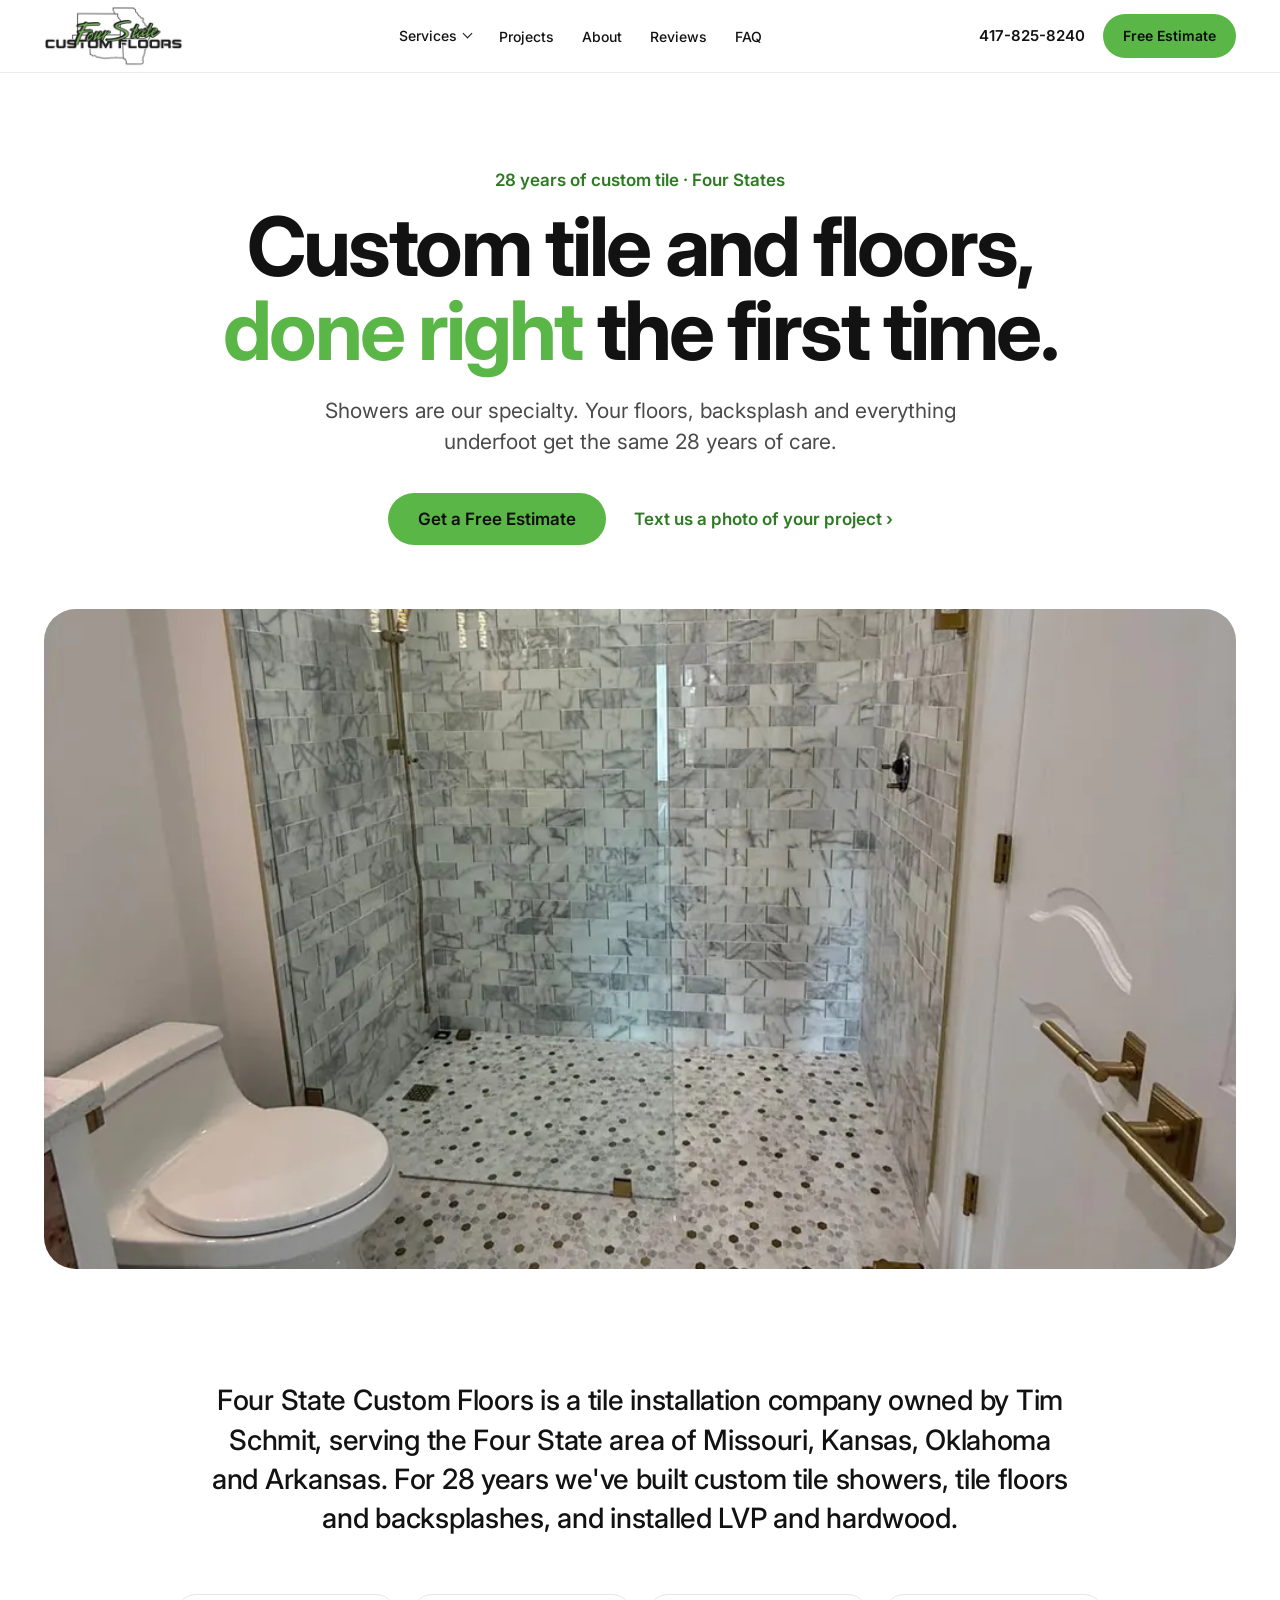
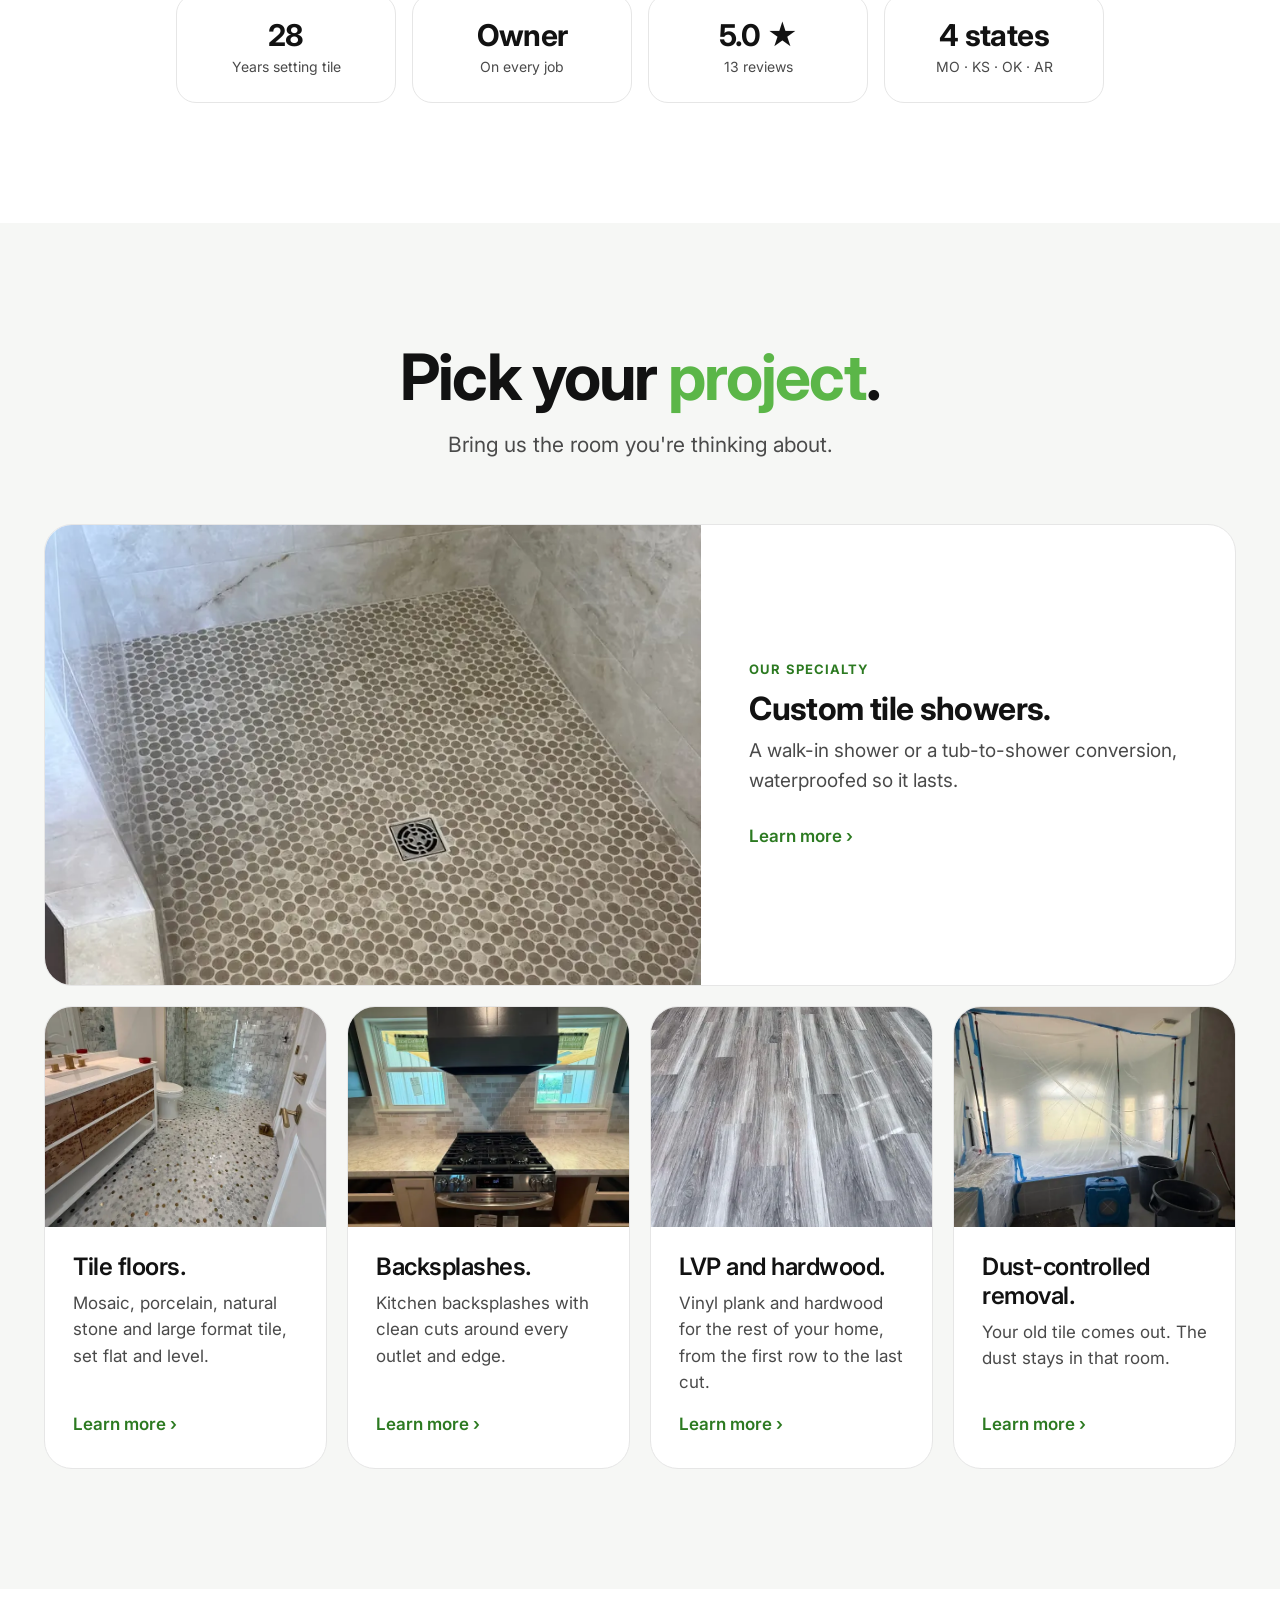
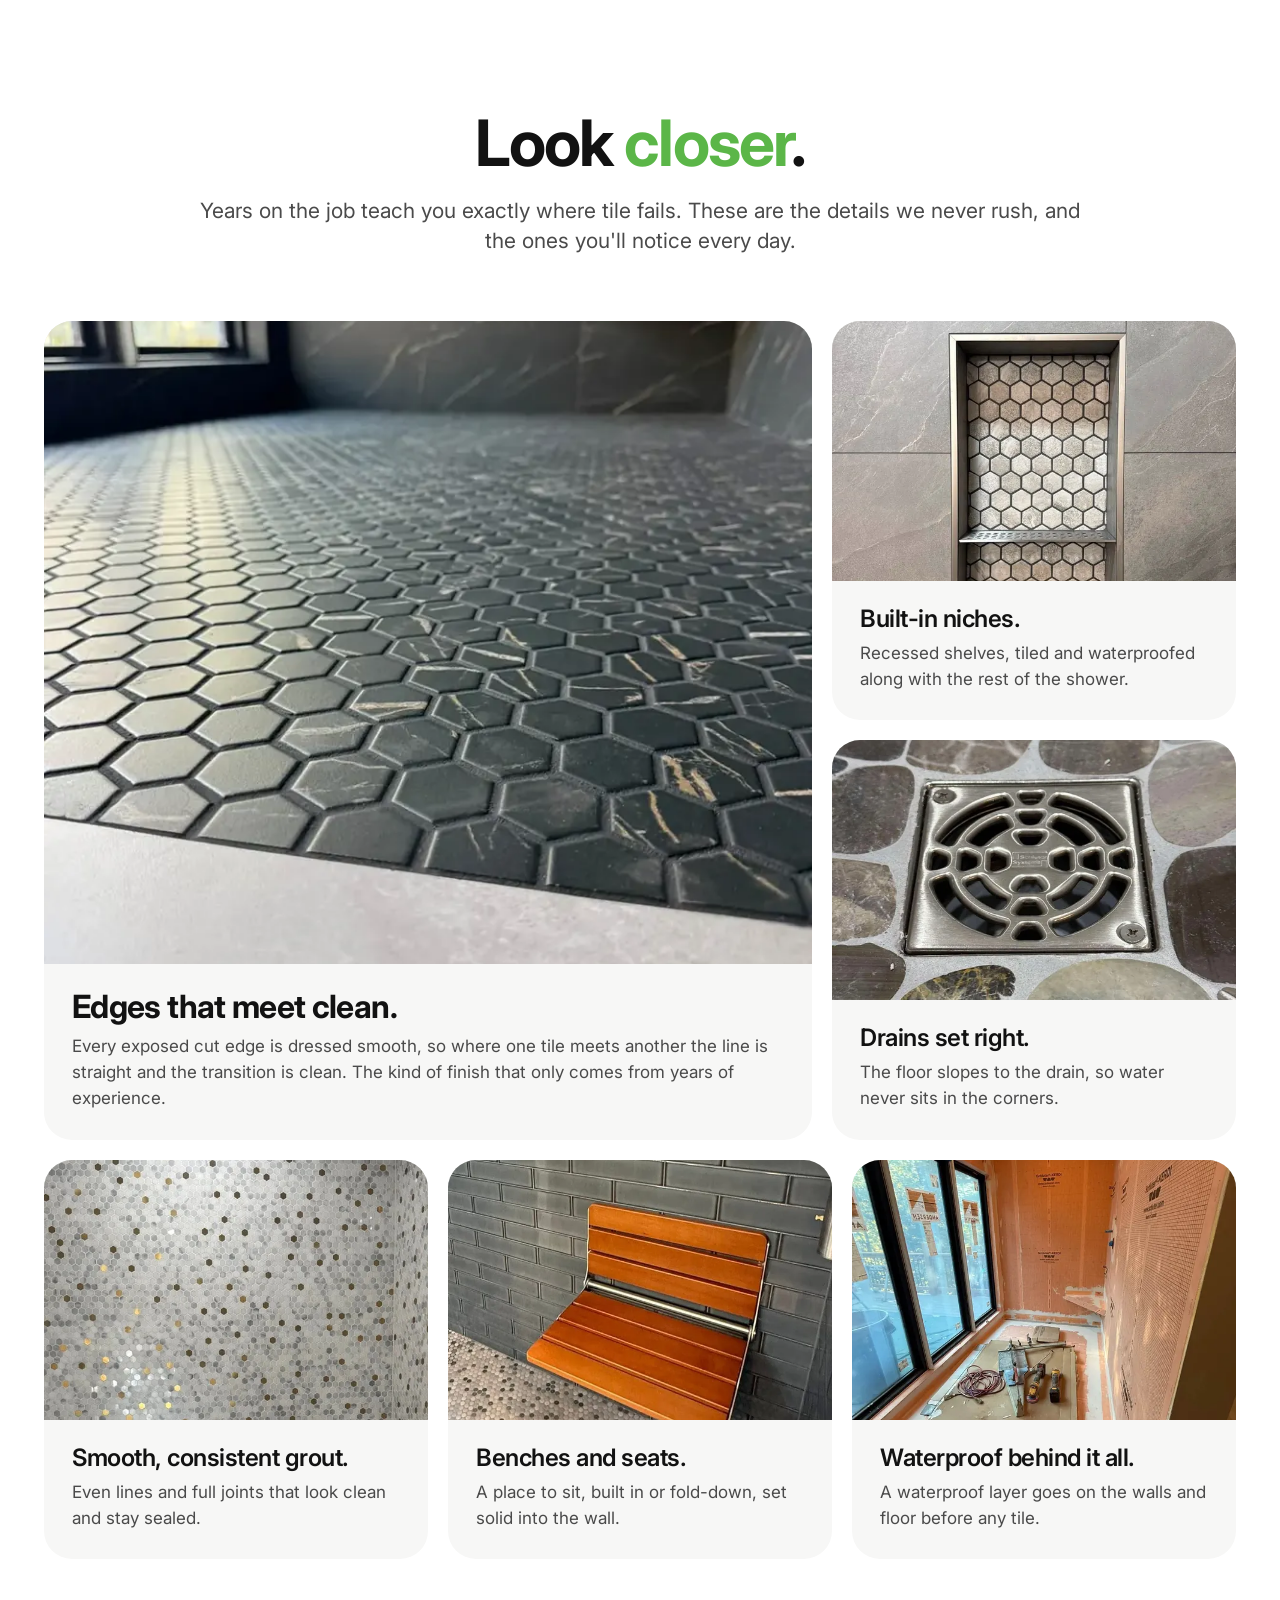
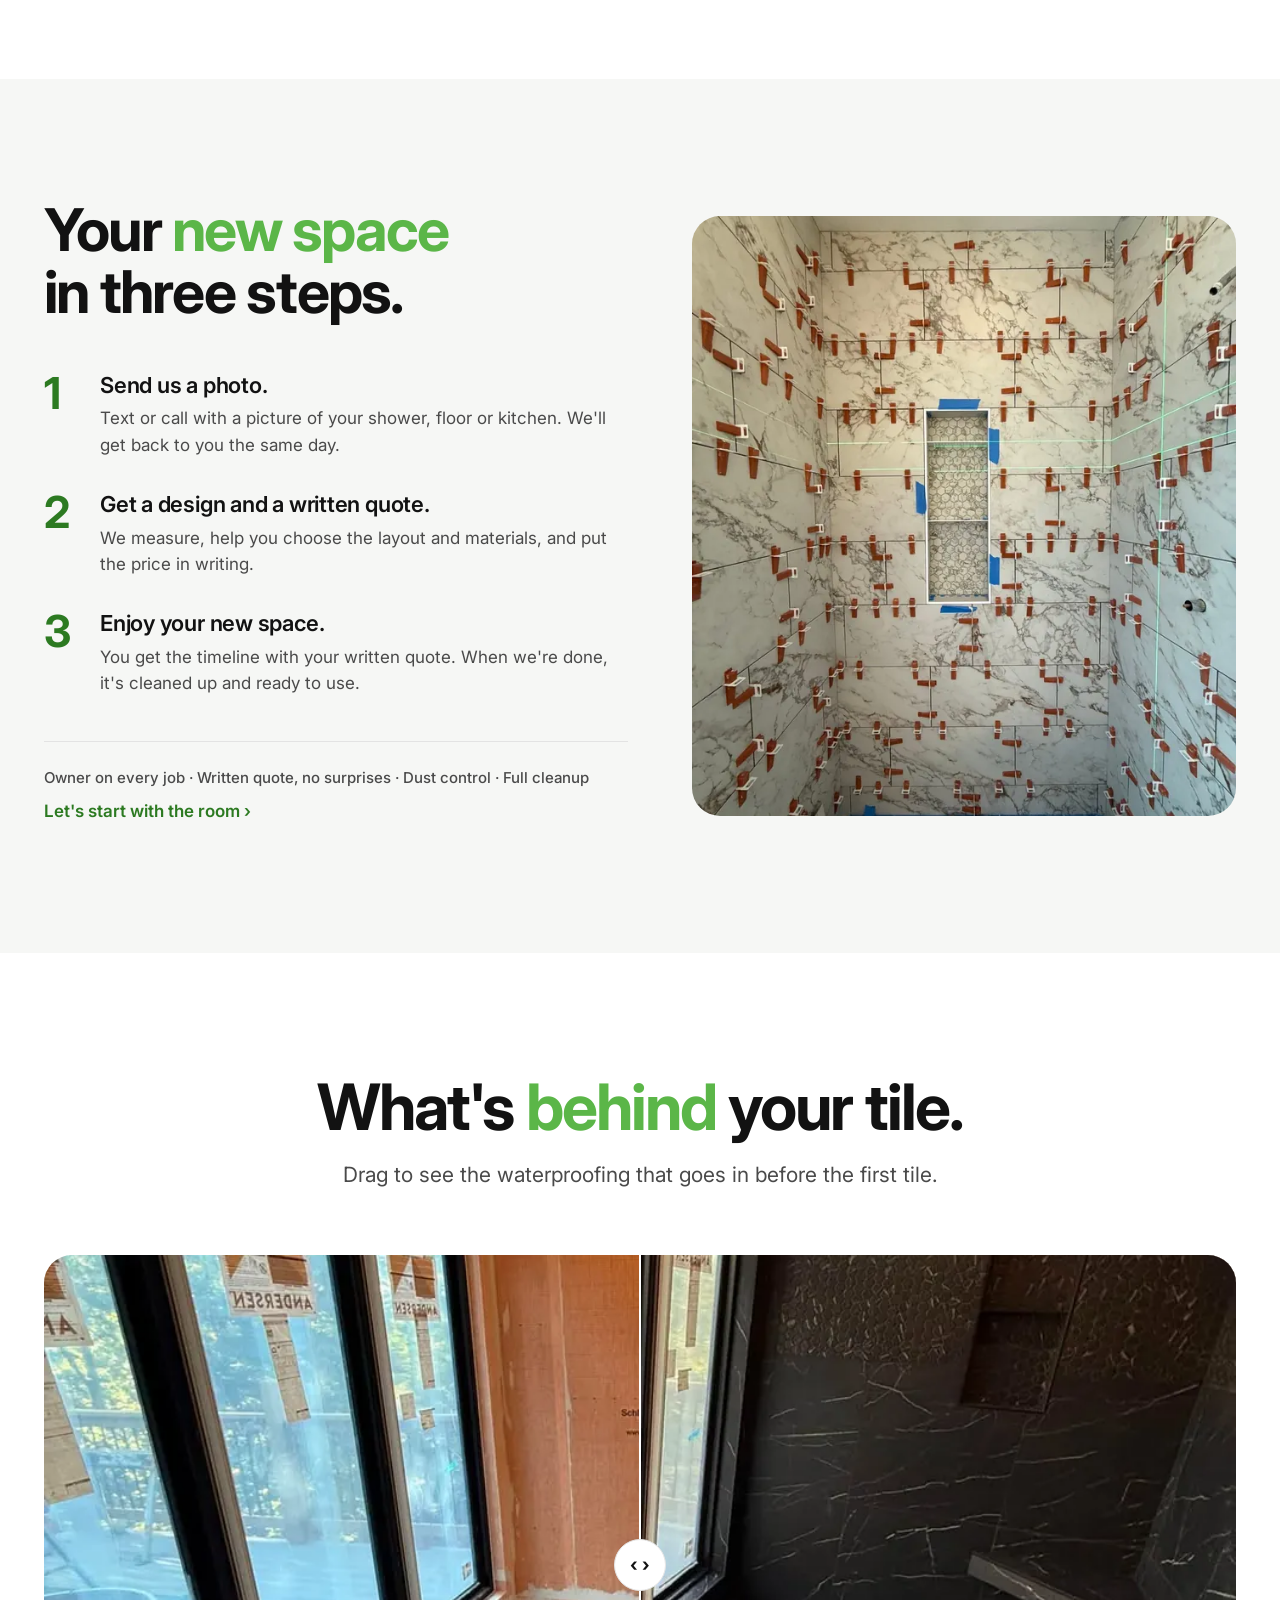
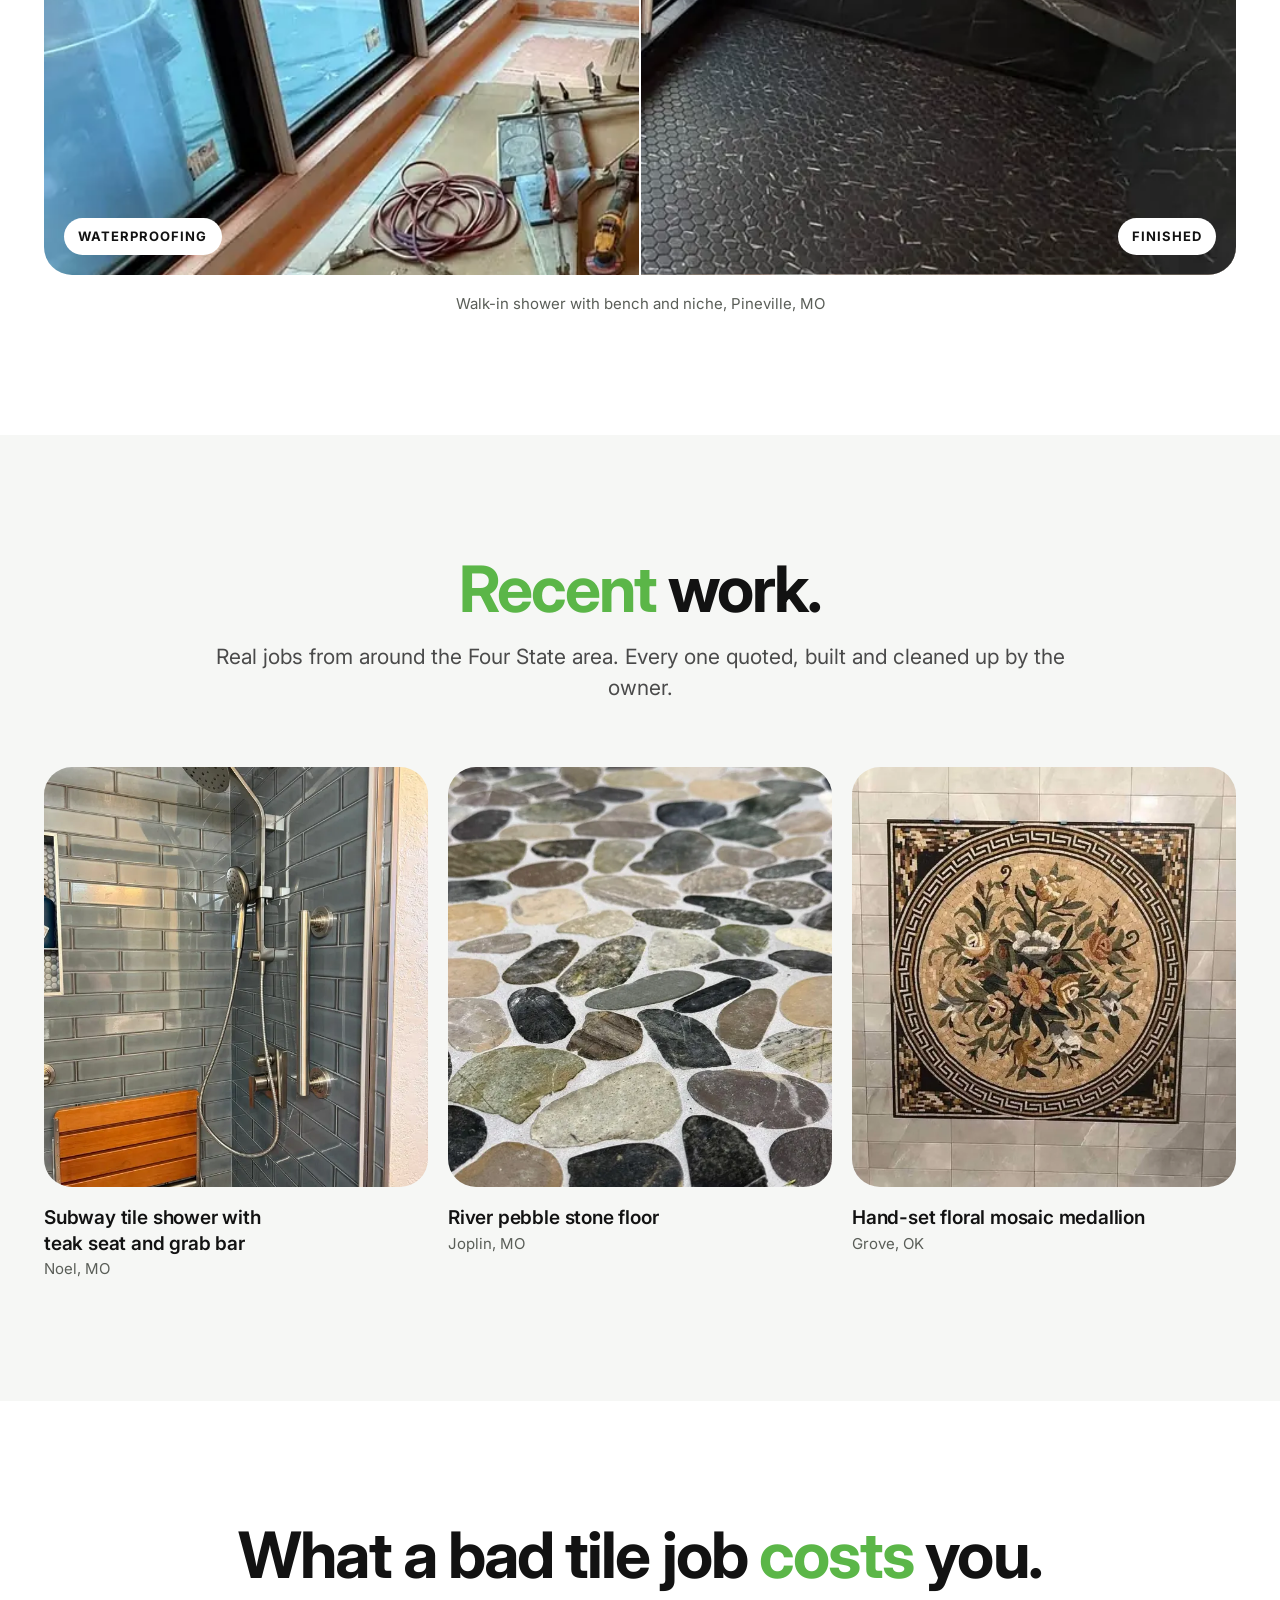
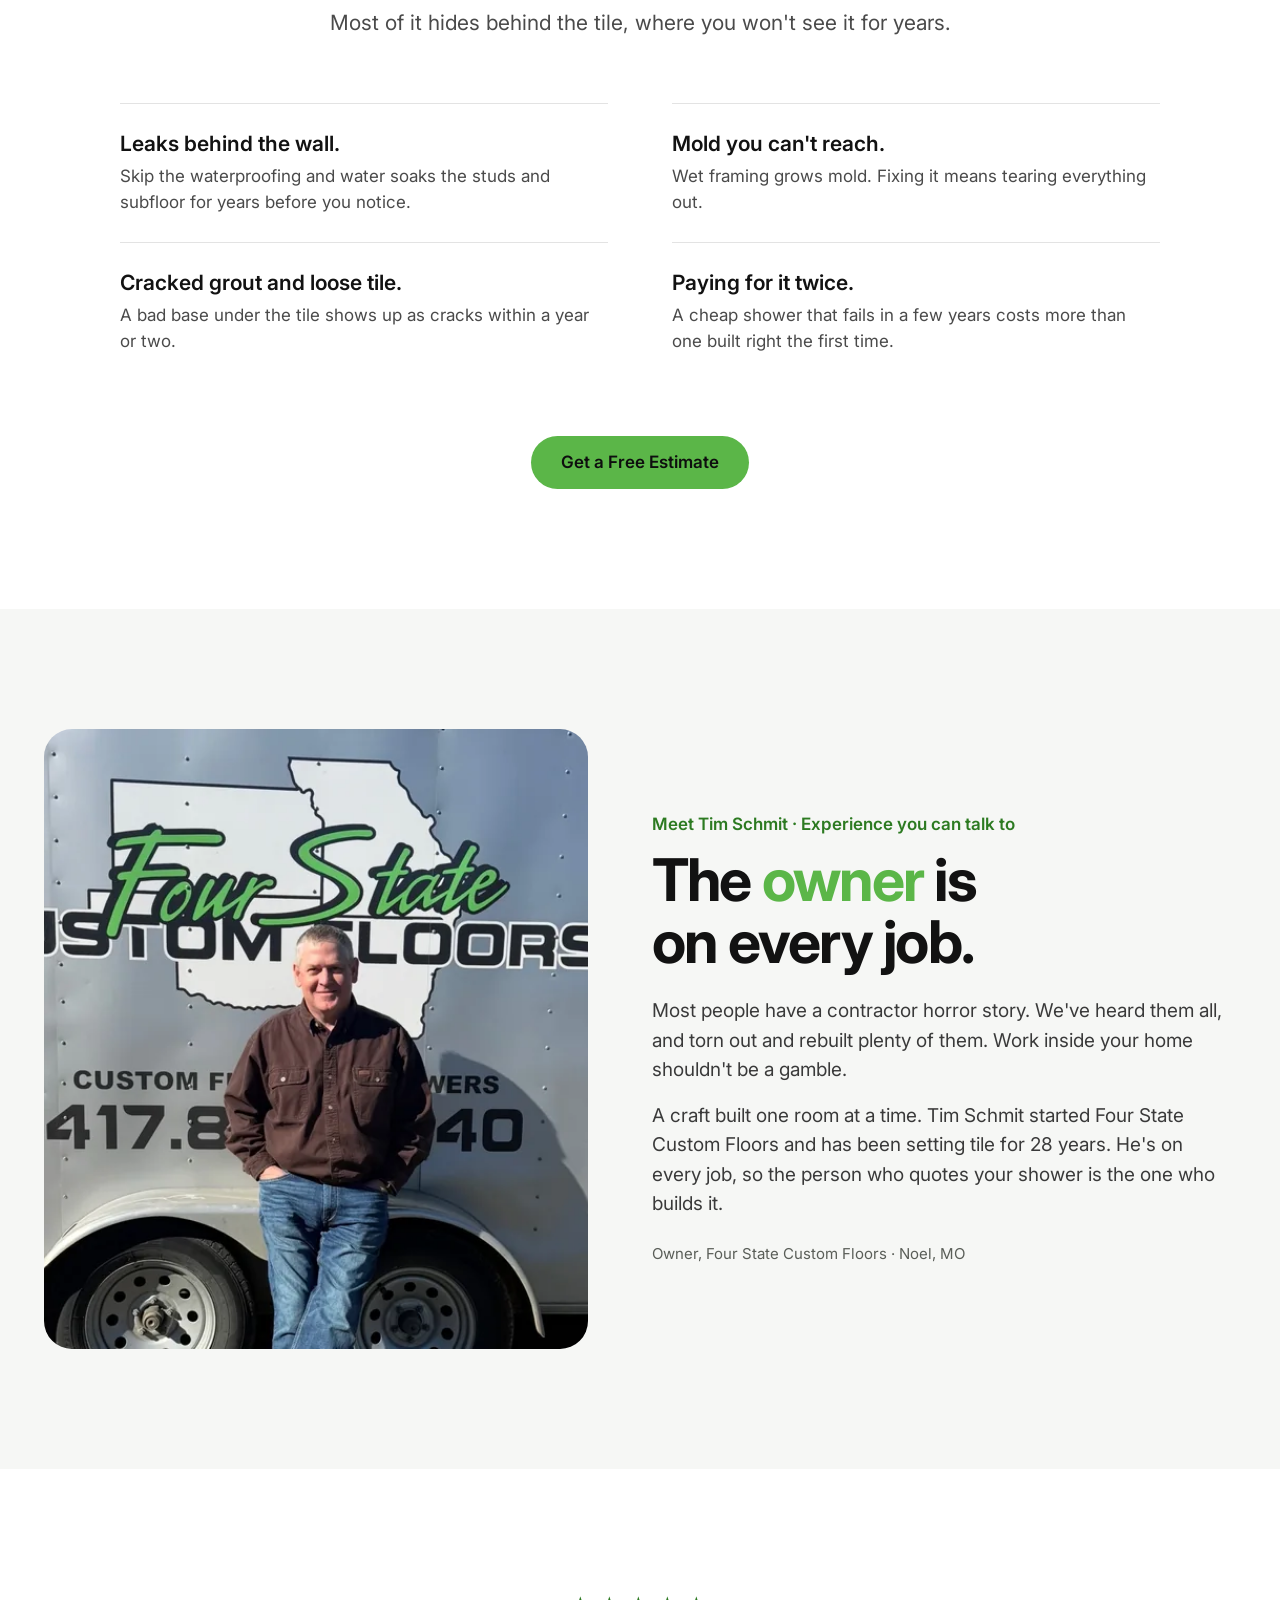
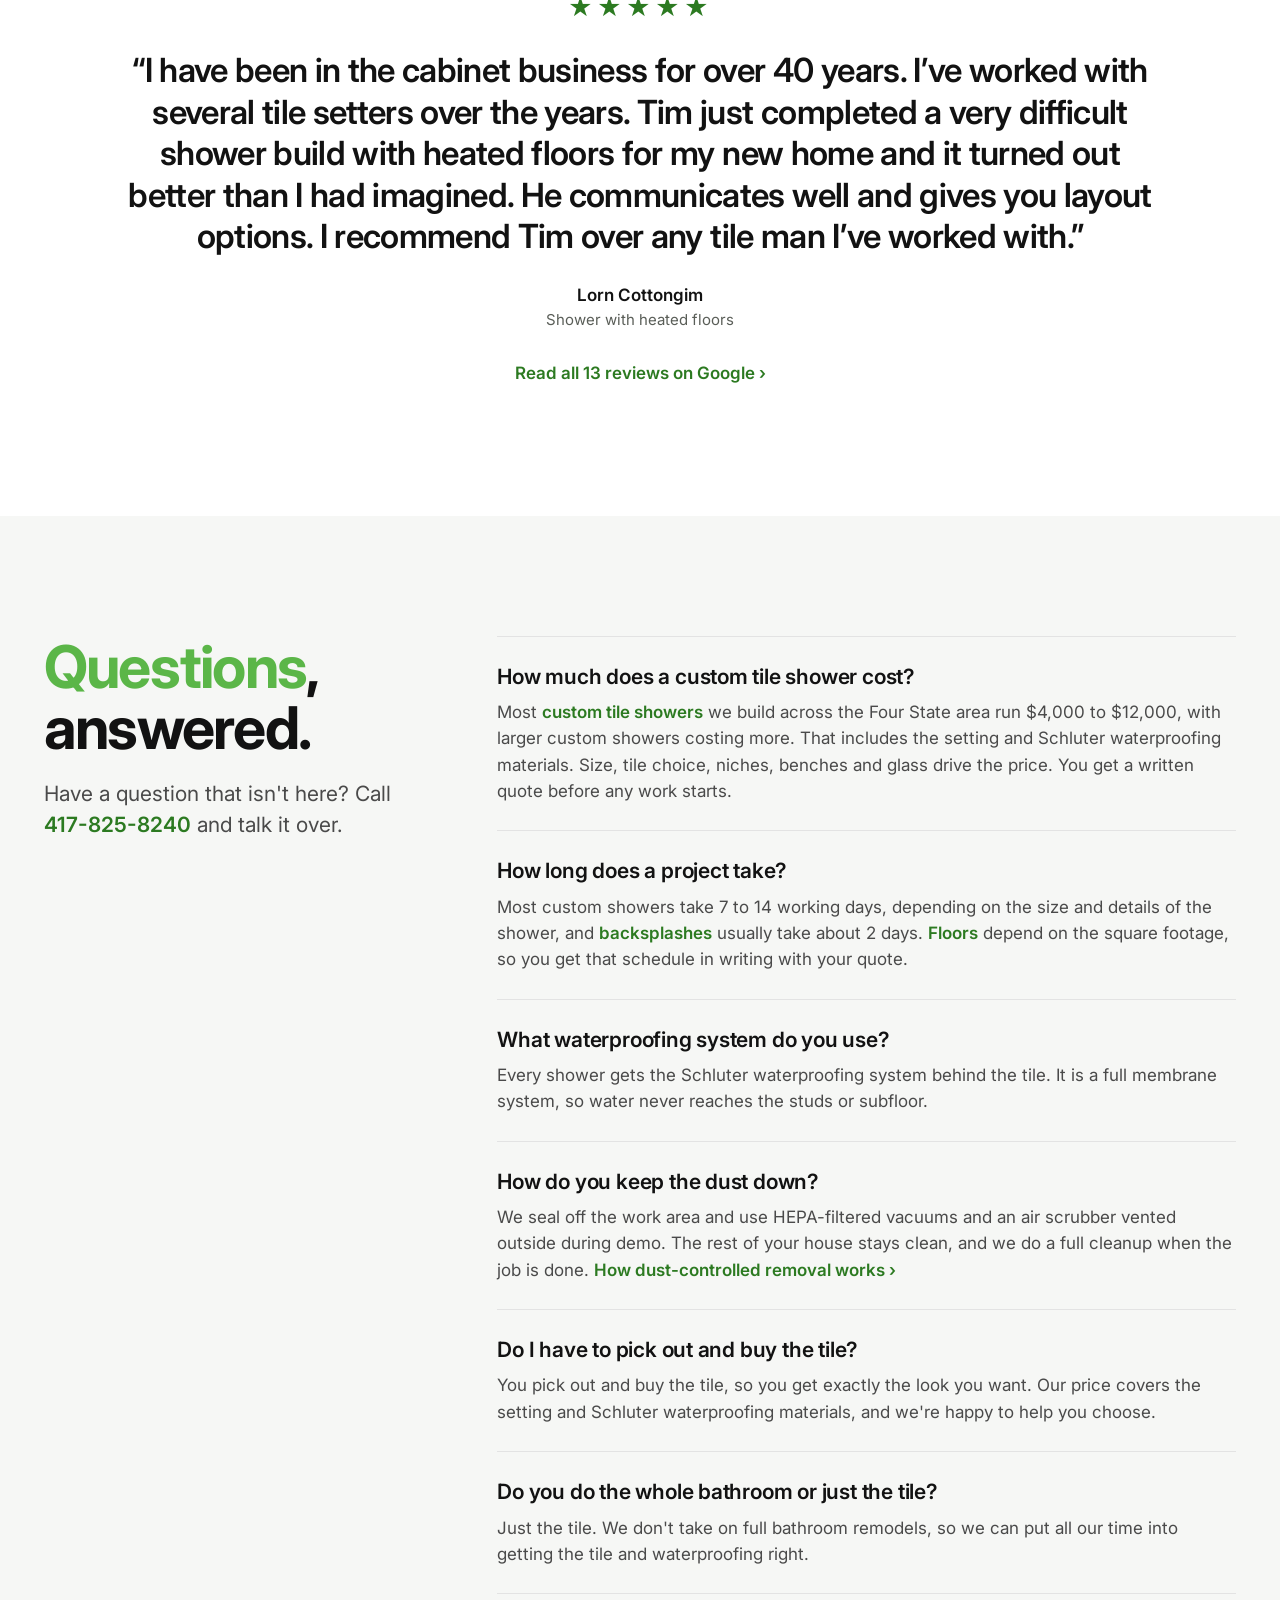
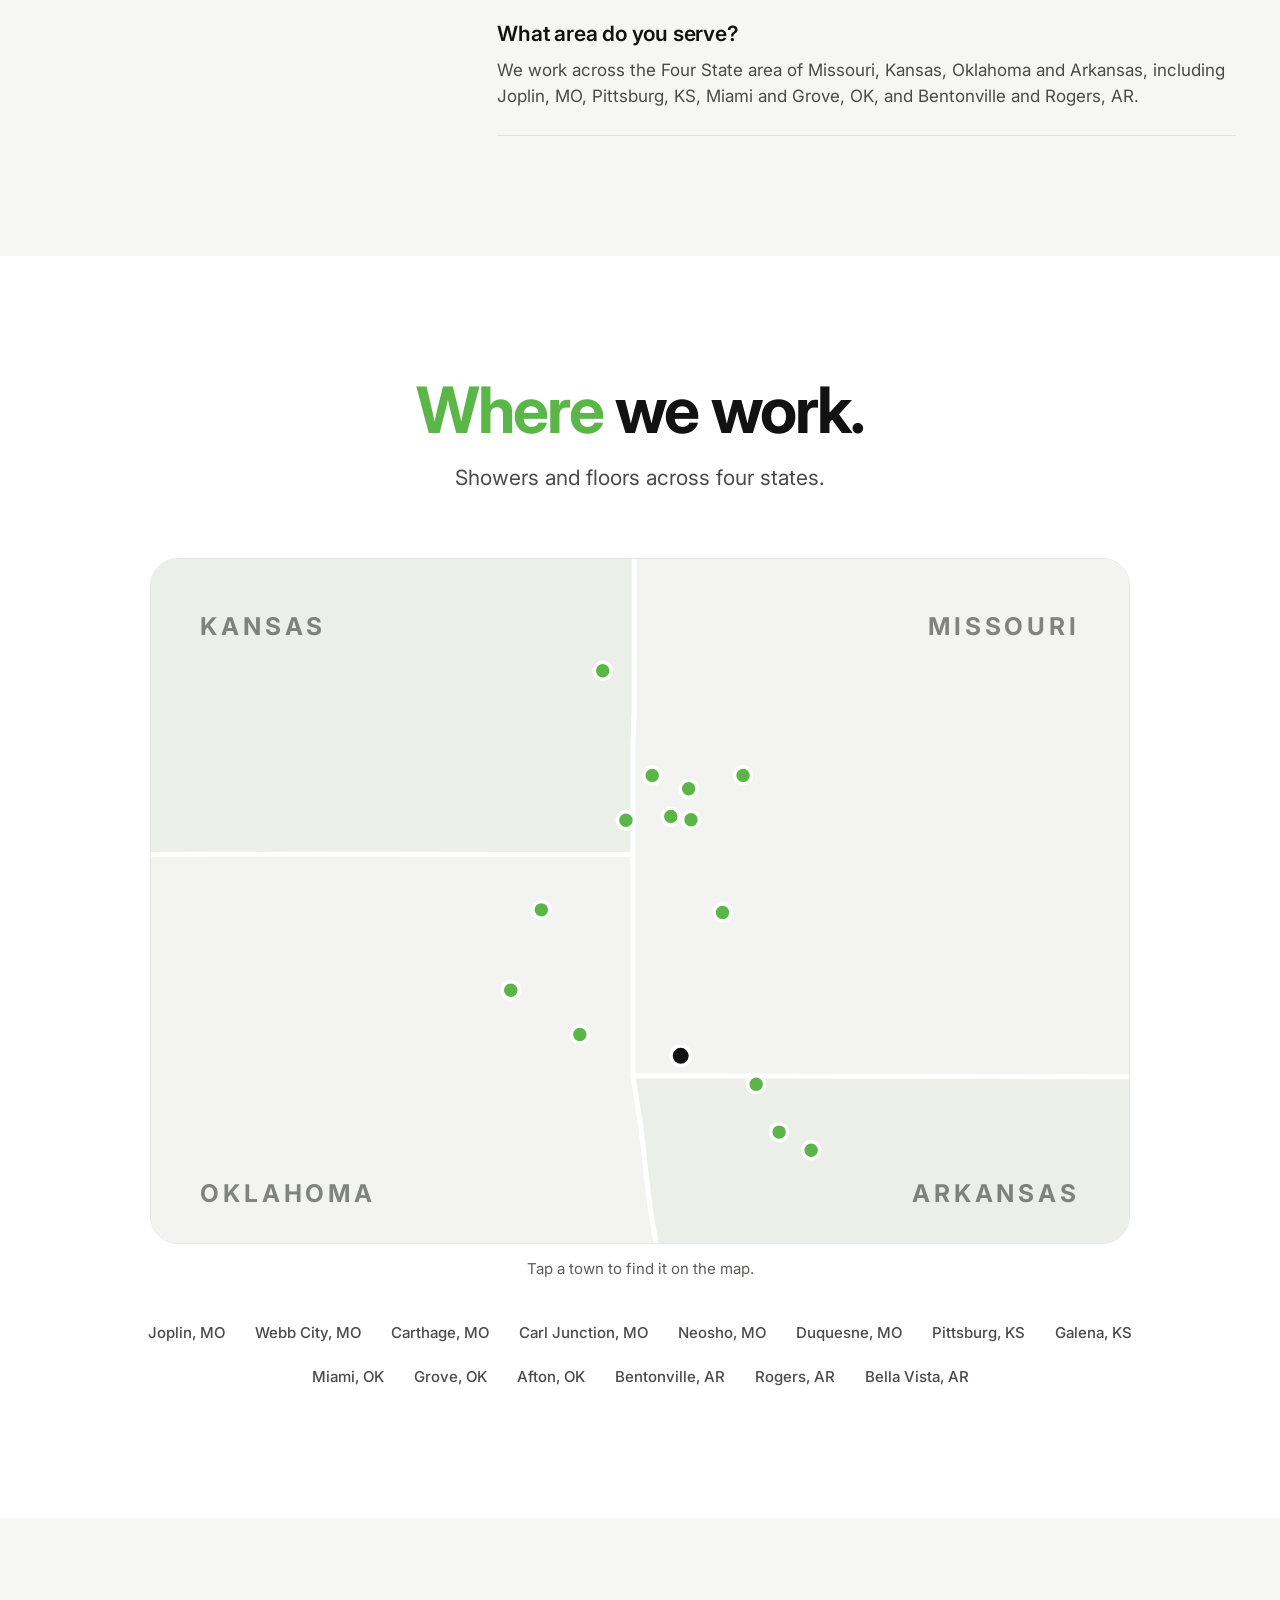
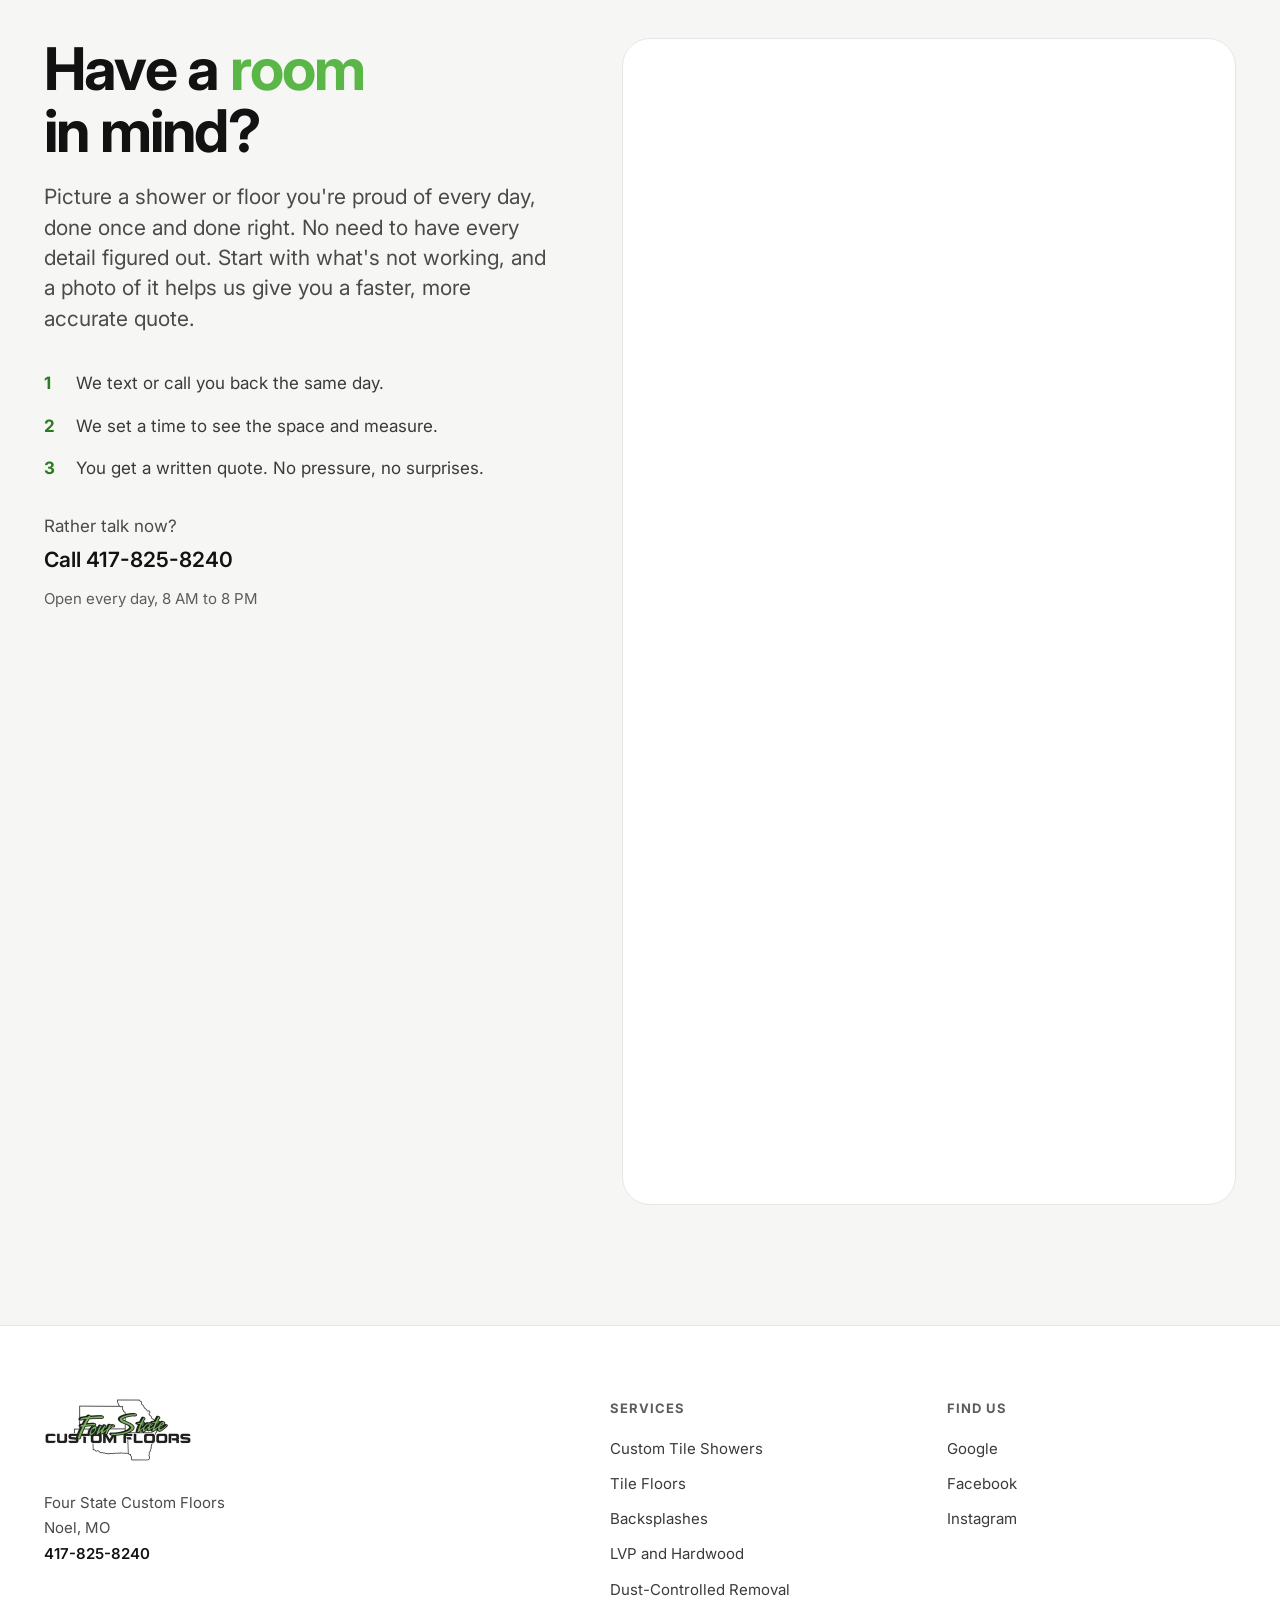
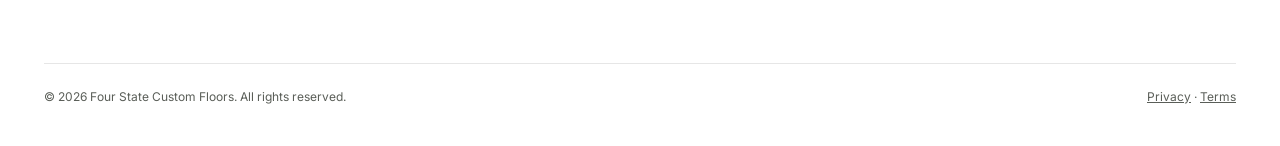
<file: index.html>
<!doctype html>
<html lang="en">
<head>
  <meta charset="utf-8">
  <meta name="viewport" content="width=device-width, initial-scale=1">
  <!-- Google Analytics (GA4) -->
  <script async src="https://www.googletagmanager.com/gtag/js?id=G-JN1SCW7LQX"></script>
  <script>window.dataLayer=window.dataLayer||[];function gtag(){dataLayer.push(arguments);}gtag('js',new Date());gtag('config','G-JN1SCW7LQX');</script>
  <title>Custom Tile Showers and Floors | Four State Custom Floors</title>
  <meta name="description" content="Tim Schmit has built custom tile showers, tile floors and backsplashes across the Four State area for 28 years. Dust-controlled, written quotes. 417-825-8240.">
  <link rel="canonical" href="https://www.fourstatecustomfloors.com/">
  <link rel="icon" href="favicon.ico" sizes="any">
  <link rel="icon" type="image/png" href="assets/favicon-32.png">
  <link rel="apple-touch-icon" href="assets/apple-touch-icon.png">
  <meta name="theme-color" content="#FFFFFF">

  <meta property="og:type" content="website">
  <meta property="og:title" content="Custom Tile Showers and Floors | Four State Custom Floors">
  <meta property="og:description" content="Tim Schmit builds custom tile showers and floors across the Four State area of Missouri, Kansas, Oklahoma and Arkansas. 28 years, Tim on every job.">
  <meta property="og:url" content="https://www.fourstatecustomfloors.com/">
  <meta property="og:site_name" content="Four State Custom Floors">
  <!-- Share image: switch to https://www.fourstatecustomfloors.com/assets/share-image.jpg at launch -->
  <meta property="og:image" content="https://www.fourstatecustomfloors.com/assets/share-image.jpg">
  <meta property="og:image:width" content="1200">
  <meta property="og:image:height" content="630">
  <meta property="og:image:alt" content="Four State Custom Floors logo">
  <meta name="twitter:card" content="summary_large_image">
  <meta name="twitter:image" content="https://www.fourstatecustomfloors.com/assets/share-image.jpg">

  <link rel="preconnect" href="https://fonts.googleapis.com">
  <link rel="preconnect" href="https://fonts.gstatic.com" crossorigin>
  <link href="https://fonts.googleapis.com/css2?family=Inter:wght@400;500;600;700&display=swap" rel="stylesheet">
  <link rel="stylesheet" href="assets/styles.css?v=20261117b">

  <script type="application/ld+json">
  {
    "@context": "https://schema.org",
    "@graph": [
      {
        "@type": "HomeAndConstructionBusiness",
        "@id": "https://www.fourstatecustomfloors.com/#business",
        "name": "Four State Custom Floors",
        "alternateName": ["4 State Custom Floors", "Four States Custom Floors"],
        "url": "https://www.fourstatecustomfloors.com/",
        "logo": "https://www.fourstatecustomfloors.com/assets/four-state-logo.png",
        "telephone": "+1-417-825-8240",
        "description": "Tile installation company owned by Tim Schmit. Custom tile showers, tile floors, kitchen backsplashes, LVP and hardwood installation, and dust-controlled tile removal across the Four State area of Missouri, Kansas, Oklahoma and Arkansas.",
        "founder": { "@id": "https://www.fourstatecustomfloors.com/#tim" },
        "openingHours": "Mo-Su 08:00-20:00",
        "priceRange": "$$",
        "address": {
          "@type": "PostalAddress",
          "addressLocality": "Noel",
          "addressRegion": "MO",
          "addressCountry": "US"
        },
        "areaServed": [
          { "@type": "City", "name": "Joplin, MO" },
          { "@type": "City", "name": "Webb City, MO" },
          { "@type": "City", "name": "Carthage, MO" },
          { "@type": "City", "name": "Carl Junction, MO" },
          { "@type": "City", "name": "Neosho, MO" },
          { "@type": "City", "name": "Duquesne, MO" },
          { "@type": "City", "name": "Pittsburg, KS" },
          { "@type": "City", "name": "Galena, KS" },
          { "@type": "City", "name": "Miami, OK" },
          { "@type": "City", "name": "Grove, OK" },
          { "@type": "City", "name": "Afton, OK" },
          { "@type": "City", "name": "Bentonville, AR" },
          { "@type": "City", "name": "Rogers, AR" },
          { "@type": "City", "name": "Bella Vista, AR" }
        ],
        "sameAs": ["https://maps.app.goo.gl/QmneSirVp7D9XJJp6", "https://www.facebook.com/fourstatecustomfloors", "https://www.instagram.com/four_state_custom_floors"]
      },
      {
        "@type": "Person",
        "@id": "https://www.fourstatecustomfloors.com/#tim",
        "name": "Tim Schmit",
        "jobTitle": "Owner and tile installer",
        "worksFor": { "@id": "https://www.fourstatecustomfloors.com/#business" }
      },
      {
        "@type": "BreadcrumbList",
        "itemListElement": [
          { "@type": "ListItem", "position": 1, "name": "Home", "item": "https://www.fourstatecustomfloors.com/" }
        ]
      },
      {
        "@type": "FAQPage",
        "mainEntity": [
          { "@type": "Question", "name": "How much does a custom tile shower cost?",
            "acceptedAnswer": { "@type": "Answer", "text": "Most custom tile showers we build across the Four State area run $4,000 to $12,000, with larger custom showers costing more. That includes the setting and Schluter waterproofing materials. Size, tile choice, niches, benches and glass drive the price. You get a written quote before any work starts." } },
          { "@type": "Question", "name": "How long does a project take?",
            "acceptedAnswer": { "@type": "Answer", "text": "Most custom showers take 7 to 14 working days, depending on the size and details of the shower, and backsplashes usually take about 2 days. Floors depend on the square footage, so you get that schedule in writing with your quote." } },
          { "@type": "Question", "name": "What waterproofing system do you use?",
            "acceptedAnswer": { "@type": "Answer", "text": "Every shower gets the Schluter waterproofing system behind the tile. It is a full membrane system, so water never reaches the studs or subfloor." } },
          { "@type": "Question", "name": "How do you keep the dust down?",
            "acceptedAnswer": { "@type": "Answer", "text": "We seal off the work area and use HEPA-filtered vacuums and an air scrubber vented outside during demo. The rest of your house stays clean, and we do a full cleanup when the job is done." } },
          { "@type": "Question", "name": "Do I have to pick out and buy the tile?",
            "acceptedAnswer": { "@type": "Answer", "text": "You pick out and buy the tile, so you get exactly the look you want. Our price covers the setting and Schluter waterproofing materials, and we're happy to help you choose." } },
          { "@type": "Question", "name": "Do you do the whole bathroom or just the tile?",
            "acceptedAnswer": { "@type": "Answer", "text": "Just the tile. We don't take on full bathroom remodels, so we can put all our time into getting the tile and waterproofing right." } },
          { "@type": "Question", "name": "What area do you serve?",
            "acceptedAnswer": { "@type": "Answer", "text": "We work across the Four State area of Missouri, Kansas, Oklahoma and Arkansas, including Joplin, MO, Pittsburg, KS, Miami and Grove, OK, and Bentonville and Rogers, AR." } }
        ]
      }
    ]
  }
  </script>
</head>
<body>
  <a class="skip-link" href="#main">Skip to content</a>

  <!-- ===== Header ===== -->
  <header class="site-header">
    <div class="container header-inner">
      <a class="logo" href="./">
        <img src="assets/four-state-logo.webp" alt="Four State Custom Floors" width="139" height="60">
      </a>

      <nav class="nav" aria-label="Main">
        <ul>
          <li class="has-drop">
            <a href="#services" class="drop-toggle" aria-haspopup="true">Services<span class="caret" aria-hidden="true"></span></a>
            <div class="drop">
              <ul>
                <li><a href="custom-tile-showers/">Custom Tile Showers<small>Our specialty</small></a></li>
                <li><a href="tile-flooring/">Tile Floors</a></li>
                <li><a href="backsplashes/">Backsplashes</a></li>
                <li><a href="vinyl-plank-and-hardwood/">LVP and Hardwood</a></li>
                <li><a href="dust-free-tile-removal/">Dust-Controlled Removal</a></li>
              </ul>
              <a class="drop-all" href="#services">See all services &rsaquo;</a>
            </div>
          </li>
          <li><a href="#projects">Projects</a></li>
          <li><a href="#about">About</a></li>
          <li><a href="#reviews">Reviews</a></li>
          <li><a href="#faq">FAQ</a></li>
        </ul>
      </nav>

      <div class="header-actions">
        <a class="header-phone desk-only" href="tel:+14178258240">417-825-8240</a>
        <a class="btn btn--sm desk-only" href="#estimate">Free Estimate</a>
        <details class="menu">
          <summary aria-label="Open menu"><i></i></summary>
          <div class="menu-panel">
            <nav aria-label="Mobile">
              <details class="m-sub">
                <summary>Services<span class="caret" aria-hidden="true"></span></summary>
                <div class="m-sub-links">
                <a href="custom-tile-showers/">Custom Tile Showers</a>
                <a href="tile-flooring/">Tile Floors</a>
                <a href="backsplashes/">Backsplashes</a>
                <a href="vinyl-plank-and-hardwood/">LVP and Hardwood</a>
                <a href="dust-free-tile-removal/">Dust-Controlled Removal</a>
                <a class="m-sub-all" href="#services">See all services &rsaquo;</a>
                </div>
              </details>
              <a href="#projects">Projects</a>
              <a href="#about">About</a>
              <a href="#reviews">Reviews</a>
              <a href="#faq">FAQ</a>
            </nav>
            <div class="menu-ctas">
              <a class="btn btn--block" href="#estimate">Get a Free Estimate</a>
              <a class="btn btn--outline btn--block" href="tel:+14178258240">Call 417-825-8240</a>
            </div>
          </div>
        </details>
      </div>
    </div>
  </header>

  <main id="main">

    <!-- ===== 1. Hero ===== -->
    <section class="hero">
      <div class="container">
        <p class="eyebrow">28 years of custom tile · Four States</p>
        <h1 class="h1">Custom tile and floors, <span class="accent">done right</span> the first time.</h1>
        <p class="subhead">Showers are our specialty. Your floors, backsplash and everything underfoot get the same 28 years of care.</p>
        <div class="cta-row">
          <a class="btn" href="#estimate">Get a Free Estimate</a>
          <a class="link-cta" href="sms:+14178258240">Text us a photo of your project&nbsp;›</a>
        </div>
        <div class="hero-photo ph has-img"><img src="assets/photos/curbless-walk-in-shower-marble-subway-tile-1000.webp" srcset="assets/photos/curbless-walk-in-shower-marble-subway-tile-640.webp 640w, assets/photos/curbless-walk-in-shower-marble-subway-tile-800.webp 800w, assets/photos/curbless-walk-in-shower-marble-subway-tile-1000.webp 1000w" sizes="(min-width: 1240px) 1192px, 100vw" width="1536" height="2048" alt="Curbless walk-in shower with marble subway tile walls, a glass panel and a hex mosaic floor" style="object-position: 50% 62%" fetchpriority="high" decoding="async"></div>
      </div>
    </section>

    <!-- ===== 2. Answer block + 3. Trust strip ===== -->
    <section class="answer" aria-label="About Four State Custom Floors">
      <div class="container">
        <p class="lead reveal">Four State Custom Floors is a tile installation company owned by Tim Schmit, serving the Four State area of Missouri, Kansas, Oklahoma and Arkansas. For 28 years we've built custom tile showers, tile floors and backsplashes, and installed LVP and hardwood.</p>
        <ul class="stats reveal">
          <li class="stat"><b>28</b><span>Years setting tile</span></li>
          <li class="stat"><b>Owner</b><span>On every job</span></li>
          <li class="stat"><b>5.0 ★</b><span>13 reviews</span></li>
          <li class="stat"><b>4 states</b><span>MO · KS · OK · AR</span></li>
        </ul>
      </div>
    </section>

    <!-- ===== 4. Services ===== -->
    <section class="section band-soft" id="services">
      <div class="container">
        <div class="section-head reveal">
          <h2 class="h2">Pick your <span class="accent">project</span>.</h2>
          <p class="subhead">Bring us the room you're thinking about.</p>
        </div>

        <div class="grid">
          <a class="card-link svc-featured reveal" href="custom-tile-showers/">
            <div class="ph has-img"><img src="assets/photos/penny-tile-shower-floor-marble-look-walls-1536.webp" srcset="assets/photos/penny-tile-shower-floor-marble-look-walls-640.webp 640w, assets/photos/penny-tile-shower-floor-marble-look-walls-800.webp 800w, assets/photos/penny-tile-shower-floor-marble-look-walls-1000.webp 1000w, assets/photos/penny-tile-shower-floor-marble-look-walls-1536.webp 1536w" sizes="(min-width: 900px) 60vw, 100vw" width="1536" height="2048" alt="Custom walk-in shower with a penny tile floor sloped to a square drain, marble-look wall tile and a tiled curb" style="object-position: 50% 22%" loading="lazy" decoding="async"></div>
            <div class="card-body">
              <span class="tag">Our specialty</span>
              <h3 class="h3-lg">Custom tile showers.</h3>
              <p>A walk-in shower or a tub-to-shower conversion, waterproofed so it lasts.</p>
              <span class="more">Learn more ›</span>
            </div>
          </a>

          <a class="card-link svc reveal" href="tile-flooring/">
            <div class="ph has-img"><img src="assets/photos/hex-mosaic-bathroom-floor-walk-in-shower-1000.webp" srcset="assets/photos/hex-mosaic-bathroom-floor-walk-in-shower-640.webp 640w, assets/photos/hex-mosaic-bathroom-floor-walk-in-shower-800.webp 800w, assets/photos/hex-mosaic-bathroom-floor-walk-in-shower-1000.webp 1000w" sizes="(min-width: 900px) 25vw, 100vw" width="1536" height="2048" alt="Bathroom floor in white and gray hex mosaic with brass accent tiles" style="object-position: 50% 75%" loading="lazy" decoding="async"></div>
            <div class="card-body">
              <h3 class="h3">Tile floors.</h3>
              <p>Mosaic, porcelain, natural stone and large format tile, set flat and level.</p>
              <span class="more">Learn more ›</span>
            </div>
          </a>
          <a class="card-link svc reveal" href="backsplashes/">
            <div class="ph has-img"><img src="assets/photos/stone-subway-tile-kitchen-backsplash-1600.webp" srcset="assets/photos/stone-subway-tile-kitchen-backsplash-640.webp 640w, assets/photos/stone-subway-tile-kitchen-backsplash-800.webp 800w, assets/photos/stone-subway-tile-kitchen-backsplash-1000.webp 1000w, assets/photos/stone-subway-tile-kitchen-backsplash-1600.webp 1600w" sizes="(min-width: 900px) 25vw, 100vw" width="2048" height="1536" alt="Stone subway tile backsplash behind a range, between two windows" style="object-position: 50% 55%" loading="lazy" decoding="async"></div>
            <div class="card-body">
              <h3 class="h3">Backsplashes.</h3>
              <p>Kitchen backsplashes with clean cuts around every outlet and edge.</p>
              <span class="more">Learn more ›</span>
            </div>
          </a>
          <a class="card-link svc reveal" href="vinyl-plank-and-hardwood/">
            <div class="ph has-img"><img src="assets/photos/gray-wood-look-lvp-floor-bedroom-1440.webp" srcset="assets/photos/gray-wood-look-lvp-floor-bedroom-640.webp 640w, assets/photos/gray-wood-look-lvp-floor-bedroom-800.webp 800w, assets/photos/gray-wood-look-lvp-floor-bedroom-1000.webp 1000w, assets/photos/gray-wood-look-lvp-floor-bedroom-1440.webp 1440w" sizes="(min-width: 900px) 25vw, 100vw" width="1440" height="750" alt="Gray wood-look vinyl plank floor with staggered seams across a bedroom" style="object-position: 50% 50%" loading="lazy" decoding="async"></div>
            <div class="card-body">
              <h3 class="h3">LVP and hardwood.</h3>
              <p>Vinyl plank and hardwood for the rest of your home, from the first row to the last cut.</p>
              <span class="more">Learn more ›</span>
            </div>
          </a>
          <a class="card-link svc reveal" href="dust-free-tile-removal/">
            <div class="ph has-img"><img src="assets/photos/dust-control-containment-tile-removal-1000.webp" srcset="assets/photos/dust-control-containment-tile-removal-640.webp 640w, assets/photos/dust-control-containment-tile-removal-800.webp 800w, assets/photos/dust-control-containment-tile-removal-1000.webp 1000w" sizes="(min-width: 900px) 25vw, 100vw" width="1536" height="2048" alt="Bathroom sealed off with plastic sheeting and an air scrubber running during tile removal" style="object-position: 50% 45%" loading="lazy" decoding="async"></div>
            <div class="card-body">
              <h3 class="h3">Dust-controlled removal.</h3>
              <p>Your old tile comes out. The dust stays in that room.</p>
              <span class="more">Learn more ›</span>
            </div>
          </a>
        </div>
      </div>
    </section>

    <!-- ===== Look closer (detail bento) ===== -->
    <section class="section" aria-labelledby="closer-h">
      <div class="container">
        <div class="section-head reveal">
          <h2 class="h2" id="closer-h">Look <span class="accent">closer</span>.</h2>
          <p class="subhead">Years on the job teach you exactly where tile fails. These are the details we never rush, and the ones you'll notice every day.</p>
        </div>

        <div class="grid">
          <article class="bento-card bento-large reveal">
            <div class="ph has-img"><img src="assets/photos/black-hex-mosaic-shower-floor-detail-1000.webp" srcset="assets/photos/black-hex-mosaic-shower-floor-detail-640.webp 640w, assets/photos/black-hex-mosaic-shower-floor-detail-800.webp 800w, assets/photos/black-hex-mosaic-shower-floor-detail-1000.webp 1000w" sizes="(min-width: 900px) 55vw, 100vw" width="1536" height="2048" alt="Close-up of black hex mosaic meeting the bathroom floor tile in a clean, straight edge" style="object-position: 50% 60%" loading="lazy" decoding="async"></div>
            <div class="bento-text">
              <h3 class="h3-lg">Edges that meet clean.</h3>
              <p>Every exposed cut edge is dressed smooth, so where one tile meets another the line is straight and the transition is clean. The kind of finish that only comes from years of experience.</p>
            </div>
          </article>
          <div class="bento-col">
            <article class="bento-card reveal">
              <div class="ph has-img"><img src="assets/photos/shower-niche-hex-mosaic-metal-trim-1000.webp" srcset="assets/photos/shower-niche-hex-mosaic-metal-trim-640.webp 640w, assets/photos/shower-niche-hex-mosaic-metal-trim-800.webp 800w, assets/photos/shower-niche-hex-mosaic-metal-trim-1000.webp 1000w" sizes="(min-width: 900px) 30vw, 100vw" width="1536" height="2048" alt="Built-in shower niche with a hex mosaic back and metal trim" style="object-position: 50% 40%" loading="lazy" decoding="async"></div>
              <div class="bento-text"><h3 class="h3">Built-in niches.</h3><p>Recessed shelves, tiled and waterproofed along with the rest of the shower.</p></div>
            </article>
            <article class="bento-card reveal">
              <div class="ph has-img"><img src="assets/photos/schluter-shower-drain-pebble-floor-detail-1000.webp" srcset="assets/photos/schluter-shower-drain-pebble-floor-detail-640.webp 640w, assets/photos/schluter-shower-drain-pebble-floor-detail-800.webp 800w, assets/photos/schluter-shower-drain-pebble-floor-detail-1000.webp 1000w" sizes="(min-width: 900px) 30vw, 100vw" width="1080" height="1440" alt="Square stainless steel shower drain set flush in a river pebble floor" style="object-position: 50% 50%" loading="lazy" decoding="async"></div>
              <div class="bento-text"><h3 class="h3">Drains set right.</h3><p>The floor slopes to the drain, so water never sits in the corners.</p></div>
            </article>
          </div>
          <article class="bento-card bento-third reveal">
            <div class="ph has-img"><img src="assets/photos/hex-mosaic-brass-accent-grout-detail-640.webp" srcset="assets/photos/hex-mosaic-brass-accent-grout-detail-640.webp 640w" sizes="(min-width: 900px) 30vw, 100vw" width="800" height="600" alt="Close-up of hex mosaic tile with brass accents and smooth, consistent grout" style="object-position: 50% 50%" loading="lazy" decoding="async"></div>
            <div class="bento-text"><h3 class="h3">Smooth, consistent grout.</h3><p>Even lines and full joints that look clean and stay sealed.</p></div>
          </article>
          <article class="bento-card bento-third reveal">
            <div class="ph has-img"><img src="assets/photos/teak-fold-down-shower-seat-detail-640.webp" srcset="assets/photos/teak-fold-down-shower-seat-detail-640.webp 640w" sizes="(min-width: 900px) 30vw, 100vw" width="780" height="700" alt="Fold-down teak shower seat mounted on gray subway tile above a penny tile floor" style="object-position: 50% 50%" loading="lazy" decoding="async"></div>
            <div class="bento-text"><h3 class="h3">Benches and seats.</h3><p>A place to sit, built in or fold-down, set solid into the wall.</p></div>
          </article>
          <article class="bento-card bento-third reveal">
            <div class="ph has-img"><img src="assets/photos/schluter-kerdi-waterproofing-before-tile-1000.webp" srcset="assets/photos/schluter-kerdi-waterproofing-before-tile-640.webp 640w, assets/photos/schluter-kerdi-waterproofing-before-tile-800.webp 800w, assets/photos/schluter-kerdi-waterproofing-before-tile-1000.webp 1000w" sizes="(min-width: 900px) 30vw, 100vw" width="1536" height="2048" alt="Shower walls and floor covered in orange Schluter-KERDI waterproofing before tile" style="object-position: 60% 45%" loading="lazy" decoding="async"></div>
            <div class="bento-text"><h3 class="h3">Waterproof behind it all.</h3><p>A waterproof layer goes on the walls and floor before any tile.</p></div>
          </article>
        </div>
      </div>
    </section>

    <!-- ===== 6. How it works ===== -->
    <section class="section band-soft" id="how">
      <div class="container split">
        <div class="split-text reveal">
          <h2 class="h2 h2--split">Your <span class="accent">new space</span> in three steps.</h2>
          <ol class="steps">
            <li class="step">
              <span class="step-num" aria-hidden="true">1</span>
              <div>
                <h3>Send us a photo.</h3>
                <p>Text or call with a picture of your shower, floor or kitchen. We'll get back to you the same day.</p>
              </div>
            </li>
            <li class="step">
              <span class="step-num" aria-hidden="true">2</span>
              <div>
                <h3>Get a design and a written quote.</h3>
                <p>We measure, help you choose the layout and materials, and put the price in writing.</p>
              </div>
            </li>
            <li class="step">
              <span class="step-num" aria-hidden="true">3</span>
              <div>
                <h3>Enjoy your new space.</h3>
                <p>You get the timeline with your written quote. When we're done, it's cleaned up and ready to use.</p>
              </div>
            </li>
          </ol>
          <p class="promise">Owner on every job · Written quote, no surprises · Dust control · Full cleanup</p>
          <a class="link-cta" href="#estimate">Let's start with the room&nbsp;›</a>
        </div>
        <div class="split-media reveal">
          <div class="steps-photo ph has-img"><img src="assets/photos/large-format-wall-tile-leveling-system-1000.webp" srcset="assets/photos/large-format-wall-tile-leveling-system-640.webp 640w, assets/photos/large-format-wall-tile-leveling-system-800.webp 800w, assets/photos/large-format-wall-tile-leveling-system-1000.webp 1000w" sizes="(min-width: 900px) 45vw, 100vw" width="1536" height="2048" alt="Marble-look wall tile set with a leveling system and laser lines for straight, flat walls" style="object-position: 50% 40%" loading="lazy" decoding="async"></div>
        </div>
      </div>
    </section>

    <!-- ===== Before and after ===== -->
    <section class="section" aria-labelledby="ba-h">
      <div class="container">
        <div class="section-head reveal">
          <h2 class="h2" id="ba-h">What's <span class="accent">behind</span> your tile.</h2>
          <p class="subhead">Drag to see the waterproofing that goes in before the first tile.</p>
        </div>
        <div class="ba reveal">
          <div class="ph has-img ba-before"><img src="assets/photos/schluter-kerdi-waterproofing-before-tile-1000.webp" srcset="assets/photos/schluter-kerdi-waterproofing-before-tile-640.webp 640w, assets/photos/schluter-kerdi-waterproofing-before-tile-800.webp 800w, assets/photos/schluter-kerdi-waterproofing-before-tile-1000.webp 1000w" sizes="(min-width: 1240px) 1192px, 100vw" width="1536" height="2048" alt="The shower with waterproofing on the walls and floor, before tile" style="object-position: 50% 50%" loading="lazy" decoding="async"></div>
          <div class="ph has-img ba-after"><img src="assets/photos/dark-marble-look-walk-in-shower-bench-niche-1000.webp" srcset="assets/photos/dark-marble-look-walk-in-shower-bench-niche-640.webp 640w, assets/photos/dark-marble-look-walk-in-shower-bench-niche-800.webp 800w, assets/photos/dark-marble-look-walk-in-shower-bench-niche-1000.webp 1000w" sizes="(min-width: 1240px) 1192px, 100vw" width="1536" height="2048" alt="The same shower finished in dark marble-look tile with a hex mosaic floor, bench and niche" style="object-position: 50% 50%" loading="lazy" decoding="async"></div>
          <span class="ba-label ba-label--before">Waterproofing</span>
          <span class="ba-label ba-label--after">Finished</span>
          <input type="range" min="0" max="100" value="50" aria-label="Compare the waterproofing and the finished shower">
          <span class="ba-handle" aria-hidden="true"></span>
        </div>
        <p class="ba-caption caption">Walk-in shower with bench and niche, Pineville, MO</p>
      </div>
    </section>

    <!-- ===== 5. Featured projects ===== -->
    <section class="section band-soft" id="projects">
      <div class="container">
        <div class="section-head reveal">
          <h2 class="h2"><span class="accent">Recent</span> work.</h2>
          <p class="subhead">Real jobs from around the Four State area. Every one quoted, built and cleaned up by the owner.</p>
        </div>
        <div class="grid">
          <article class="project reveal">
            <div class="ph has-img"><img src="assets/photos/subway-tile-shower-teak-seat-grab-bar-1000.webp" srcset="assets/photos/subway-tile-shower-teak-seat-grab-bar-640.webp 640w, assets/photos/subway-tile-shower-teak-seat-grab-bar-800.webp 800w, assets/photos/subway-tile-shower-teak-seat-grab-bar-1000.webp 1000w" sizes="(min-width: 900px) 30vw, 100vw" width="1536" height="2048" alt="Subway tile shower with a fold-down teak seat, grab bar and handheld shower" style="object-position: 50% 45%" loading="lazy" decoding="async"></div>
            <h3>Subway tile shower with teak seat and grab bar</h3>
            <p class="caption">Noel, MO</p>
          </article>
          <article class="project reveal">
            <div class="ph has-img"><img src="assets/photos/river-pebble-stone-floor-1000.webp" srcset="assets/photos/river-pebble-stone-floor-640.webp 640w, assets/photos/river-pebble-stone-floor-800.webp 800w, assets/photos/river-pebble-stone-floor-1000.webp 1000w" sizes="(min-width: 900px) 30vw, 100vw" width="1080" height="1440" alt="River pebble stone floor" style="object-position: 50% 50%" loading="lazy" decoding="async"></div>
            <h3>River pebble stone floor</h3>
            <p class="caption">Joplin, MO</p>
          </article>
          <article class="project reveal">
            <div class="ph has-img"><img src="assets/photos/floral-mosaic-medallion-inlay-640.webp" srcset="assets/photos/floral-mosaic-medallion-inlay-640.webp 640w" sizes="(min-width: 900px) 30vw, 100vw" width="840" height="840" alt="Hand-set floral mosaic medallion framed in gray wall tile" style="object-position: 50% 50%" loading="lazy" decoding="async"></div>
            <h3>Hand-set floral mosaic medallion</h3>
            <p class="caption">Grove, OK</p>
          </article>
        </div>
      </div>
    </section>

    <!-- ===== Stakes ===== -->
    <section class="section" aria-labelledby="stakes-h">
      <div class="container">
        <div class="section-head reveal">
          <h2 class="h2" id="stakes-h">What a bad tile job <span class="accent">costs</span> you.</h2>
          <p class="subhead">Most of it hides behind the tile, where you won't see it for years.</p>
        </div>
        <ul class="stakes-list reveal">
          <li><h3>Leaks behind the wall.</h3><p>Skip the waterproofing and water soaks the studs and subfloor for years before you notice.</p></li>
          <li><h3>Mold you can't reach.</h3><p>Wet framing grows mold. Fixing it means tearing everything out.</p></li>
          <li><h3>Cracked grout and loose tile.</h3><p>A bad base under the tile shows up as cracks within a year or two.</p></li>
          <li><h3>Paying for it twice.</h3><p>A cheap shower that fails in a few years costs more than one built right the first time.</p></li>
        </ul>
        <div class="cta-row stakes-cta reveal">
          <a class="btn" href="#estimate">Get a Free Estimate</a>
        </div>
      </div>
    </section>

    <!-- ===== 7. Meet Tim ===== -->
    <section class="section band-soft" id="about">
      <div class="container split">
        <div class="split-media reveal">
          <div class="tim-photo ph has-img"><img src="assets/photos/tim-schmit-owner-four-state-custom-floors-1206.webp" srcset="assets/photos/tim-schmit-owner-four-state-custom-floors-640.webp 640w, assets/photos/tim-schmit-owner-four-state-custom-floors-800.webp 800w, assets/photos/tim-schmit-owner-four-state-custom-floors-1000.webp 1000w, assets/photos/tim-schmit-owner-four-state-custom-floors-1206.webp 1206w" sizes="(min-width: 900px) 45vw, 100vw" width="1206" height="1113" alt="Tim Schmit, owner of Four State Custom Floors, standing in front of his company trailer" style="object-position: 50% 30%" loading="lazy" decoding="async"></div>
        </div>
        <div class="split-text tim-text reveal">
          <p class="eyebrow">Meet Tim Schmit · Experience you can talk to</p>
          <h2 class="h2 h2--split">The <span class="accent">owner</span> is on every job.</h2>
          <p class="body-lg">Most people have a contractor horror story. We've heard them all, and torn out and rebuilt plenty of them. Work inside your home shouldn't be a gamble.</p>
          <p class="body-lg">A craft built one room at a time. Tim Schmit started Four State Custom Floors and has been setting tile for 28 years. He's on every job, so the person who quotes your shower is the one who builds it.</p>
          <p class="caption">Owner, Four State Custom Floors · Noel, MO</p>
        </div>
      </div>
    </section>

    <!-- ===== 8. Reviews ===== -->
    <section class="section" id="reviews">
      <div class="container">
        <div class="review reveal" aria-roledescription="carousel" aria-label="Customer reviews">
          <div class="stars" aria-label="5 out of 5 stars">★★★★★</div>
          <div class="review-track" aria-live="polite">
          <figure class="review-slide is-active" id="review-1" aria-roledescription="slide" aria-label="Review 1 of 6">
            <blockquote>“I have been in the cabinet business for over 40 years. I’ve worked with several tile setters over the years. Tim just completed a very difficult shower build with heated floors for my new home and it turned out better than I had imagined. He communicates well and gives you layout options. I recommend Tim over any tile man I’ve worked with.”</blockquote>
            <figcaption>Lorn Cottongim<span>Shower with heated floors</span></figcaption>
          </figure>
          <figure class="review-slide" id="review-2" aria-roledescription="slide" aria-label="Review 2 of 6">
            <blockquote>“Four States Custom Floors just finished our bathroom flooring and complete shower redo. Was amazed at the attention to detail and better yet how amazing our bathroom looks. Tim is an honest and great person and will use for sure use again if we have another project”</blockquote>
            <figcaption>Tim Thomas<span>Bathroom floor and shower</span></figcaption>
          </figure>
          <figure class="review-slide" id="review-3" aria-roledescription="slide" aria-label="Review 3 of 6">
            <blockquote>“Tim was absolutely amazing the entire way through our shower remodel. Very knowledgeable and willing to help us out when it came to getting all of the materials. Our shower looks amazing and you can tell he put his best effort into it!”</blockquote>
            <figcaption>Colton Eubanks<span>Shower remodel</span></figcaption>
          </figure>
          <figure class="review-slide" id="review-4" aria-roledescription="slide" aria-label="Review 4 of 6">
            <blockquote>“Tim did an excellent job on our tile backsplash in our kitchen! Excellent communication. Great work!! Would hire again. Highly recommend.”</blockquote>
            <figcaption>Erin Walkenshaw<span>Kitchen backsplash</span></figcaption>
          </figure>
          <figure class="review-slide" id="review-5" aria-roledescription="slide" aria-label="Review 5 of 6">
            <blockquote>“Tim re-tiled my shower, and it now looks fantastic! In addition, he was there on time daily and worked full days until the project was completed. I would highly recommend him.”</blockquote>
            <figcaption>Karen Key<span>Shower re-tile</span></figcaption>
          </figure>
          <figure class="review-slide" id="review-6" aria-roledescription="slide" aria-label="Review 6 of 6">
            <blockquote>“We would choose Tim over and over again! He did amazing tile work in our new build! He was constantly communicating and was always willing to answer questions and offer suggestions. He also would work full days and show up early. Tim is definitely your guy!”</blockquote>
            <figcaption>Taylor Guy<span>Tile in a new build</span></figcaption>
          </figure>
          </div>
          <a class="link-cta" href="https://maps.app.goo.gl/QmneSirVp7D9XJJp6" target="_blank" rel="noopener">Read all 13 reviews on Google&nbsp;›</a>
        </div>
      </div>
    </section>

    <!-- ===== 9. FAQ ===== -->
    <section class="section band-soft" id="faq">
      <div class="container split split--top">
        <div class="faq-head reveal">
          <h2 class="h2 h2--split"><span class="accent">Questions</span>, answered.</h2>
          <p class="subhead">Have a question that isn't here? Call <a class="link-cta" style="display:inline;font-size:inherit;white-space:nowrap" href="tel:+14178258240">417-825-8240</a> and talk it over.</p>
        </div>
        <div class="faq-list reveal">
          <div class="faq-item">
            <h3>How much does a custom tile shower cost?</h3>
            <p>Most <a href="custom-tile-showers/">custom tile showers</a> we build across the Four State area run $4,000 to $12,000, with larger custom showers costing more. That includes the setting and Schluter waterproofing materials. Size, tile choice, niches, benches and glass drive the price. You get a written quote before any work starts.</p>
          </div>
          <div class="faq-item">
            <h3>How long does a project take?</h3>
            <p>Most custom showers take 7 to 14 working days, depending on the size and details of the shower, and <a href="backsplashes/">backsplashes</a> usually take about 2 days. <a href="tile-flooring/">Floors</a> depend on the square footage, so you get that schedule in writing with your quote.</p>
          </div>
          <div class="faq-item">
            <h3>What waterproofing system do you use?</h3>
            <p>Every shower gets the Schluter waterproofing system behind the tile. It is a full membrane system, so water never reaches the studs or subfloor.</p>
          </div>
          <div class="faq-item">
            <h3>How do you keep the dust down?</h3>
            <p>We seal off the work area and use HEPA-filtered vacuums and an air scrubber vented outside during demo. The rest of your house stays clean, and we do a full cleanup when the job is done. <a href="dust-free-tile-removal/">How dust-controlled removal works ›</a></p>
          </div>
          <div class="faq-item">
            <h3>Do I have to pick out and buy the tile?</h3>
            <p>You pick out and buy the tile, so you get exactly the look you want. Our price covers the setting and Schluter waterproofing materials, and we're happy to help you choose.</p>
          </div>
          <div class="faq-item">
            <h3>Do you do the whole bathroom or just the tile?</h3>
            <p>Just the tile. We don't take on full bathroom remodels, so we can put all our time into getting the tile and waterproofing right.</p>
          </div>
          <div class="faq-item">
            <h3>What area do you serve?</h3>
            <p>We work across the Four State area of Missouri, Kansas, Oklahoma and Arkansas, including Joplin, MO, Pittsburg, KS, Miami and Grove, OK, and Bentonville and Rogers, AR.</p>
          </div>
        </div>
      </div>
    </section>

    <!-- ===== 10. Service area ===== -->
    <section class="section" id="area">
      <div class="container">
        <div class="section-head reveal">
          <h2 class="h2"><span class="accent">Where</span> we work.</h2>
          <p class="subhead">Showers and floors across four states.</p>
        </div>
        <figure class="area-map reveal">
          <svg viewBox="0 0 800 560" role="img" aria-labelledby="map-title">
            <title id="map-title">Map of the Four State area where Kansas, Missouri, Oklahoma and Arkansas meet, with the towns we work in</title>
            <rect class="map-bg" width="800" height="560"/>
            <path class="st st-kansas" d="M-1767.4,-874.7L-1499.1,-874.4L-1390.5,-874.4L-1116.0,-874.1L-831.1,-874.4L-660.9,-874.4L-369.7,-874.1L-95.2,-873.8L55.0,-873.8L193.9,-873.8L210.6,-854.2L224.1,-850.6L225.2,-836.6L238.8,-838.6L244.0,-826.8L271.1,-822.3L279.5,-835.6L304.5,-831.4L300.3,-822.3L307.7,-811.5L319.1,-808.0L315.0,-794.3L305.6,-794.0L308.7,-782.3L321.2,-787.5L320.2,-771.6L309.7,-769.6L296.2,-777.4L291.0,-753.0L275.3,-746.9L268.0,-733.6L270.1,-720.3L252.3,-712.5L253.4,-697L269.0,-683.7L270.1,-674.3L286.8,-664.3L299.3,-644.5L313.9,-644.5L319.1,-637.7L309.7,-629.7L316.0,-604.2L334.8,-587.4L331.7,-578.3L347.3,-574.1L352.5,-564.2L367.2,-560.6L376.5,-565.8L381.8,-555.8L402.6,-554.8L397.4,-541.6L397.4,-399.0L396.4,-360.6L396.4,-138.9L395.3,-122.4L395.3,123.3L394.3,153.7L394.3,241.8L134.4,241.5L-70.1,241.8L-246.5,241.8L-474.1,241.8L-691.2,242.1L-960.5,241.5L-1068.0,241.5L-1228.7,240.5L-1384.3,241.8L-1602.4,243.0L-1764.2,244.0L-1764.2,-98.7L-1765.3,-142.1L-1765.3,-548.0L-1766.3,-610.3L-1766.3,-750.8Z"/>
            <path class="st st-oklahoma" d="M-2042.9,241.2L-1978.2,241.5L-1955.2,243.0L-1764.2,244.0L-1602.4,243.0L-1384.3,241.8L-1228.7,240.5L-1068.0,241.5L-960.5,241.5L-691.2,242.1L-474.1,241.8L-246.5,241.8L-70.1,241.8L134.4,241.5L394.3,241.8L394.3,422.9L400.6,463.3L407.9,527.2L414.1,566.5L428.7,676.0L432.9,701.3L448.6,820.1L446.5,917.7L443.3,997.3L442.3,1068.8L440.2,1120.4L438.1,1246.6L432.9,1439.9L423.5,1447.4L403.7,1425.5L387.0,1429.4L385.9,1422.5L368.2,1422.8L349.4,1399.1L333.7,1403.9L321.2,1402.4L299.3,1378.9L292.0,1361.5L269.0,1360.9L245.0,1335.3L216.8,1326.9L209.5,1347.3L198.1,1357.0L184.5,1359.1L149.0,1357.9L149.0,1353.4L127.1,1355.5L119.8,1337.1L109.3,1336.2L84.3,1351.8L63.4,1350.9L64.4,1364.5L50.9,1361.8L41.5,1371.1L11.2,1352.8L10.2,1361.8L-21.1,1370.5L-36.7,1366.6L-35.7,1372.6L-50.3,1370.2L-58.6,1397.3L-73.2,1401.5L-93.1,1395.8L-100.4,1420.1L-112.9,1421.0L-114,1414.4L-131.7,1390.6L-153.6,1392.5L-162.0,1375.3L-173.4,1376.5L-190.1,1367.5L-177.6,1350.0L-203.7,1345.2L-212.1,1371.1L-230.9,1373.8L-235.0,1361.2L-248.6,1357.0L-254.9,1366.9L-264.3,1359.4L-270.5,1330.8L-275.7,1327.5L-290.4,1335.6L-296.6,1331.1L-293.5,1353.1L-310.2,1370.2L-323.8,1364.5L-312.3,1377.1L-325.8,1383.7L-322.7,1403.0L-334.2,1412.3L-345.7,1408.1L-358.2,1379.8L-347.8,1370.8L-349.9,1350.9L-359.2,1342.5L-369.7,1348.2L-371.8,1360.9L-385.3,1355.2L-394.7,1357.3L-406.2,1376.5L-427.1,1375.0L-432.3,1366.0L-431.3,1347.0L-443.8,1341.3L-460.5,1349.4L-472.0,1341.9L-468.8,1329.6L-488.7,1316.9L-498.1,1317.8L-510.6,1335.3L-540.9,1363.0L-553.4,1365.7L-570.1,1355.5L-579.5,1354.6L-575.3,1335.0L-580.5,1335.3L-573.2,1317.2L-580.5,1311.2L-594.1,1315.4L-613.9,1312.1L-624.4,1284.7L-616.0,1274.1L-620.2,1259.0L-637.9,1273.2L-658.8,1266.6L-674.5,1266.6L-694.3,1258.1L-705.8,1270.2L-708.9,1283.5L-729.8,1291.3L-754.9,1262.3L-776.8,1255.4L-789.3,1266.6L-811.2,1265.3L-824.8,1257.5L-838.4,1256.6L-856.1,1249.3L-875.9,1235.5L-892.6,1243.6L-902.0,1239.1L-914.6,1242.4L-916.6,1236.4L-935.4,1237.3L-940.7,1194.9L-959.4,1178.0L-955.3,1171.3L-972.0,1169.8L-990.8,1152.6L-994.9,1180.4L-1007.5,1181.6L-1030.4,1167.4L-1048.2,1166.8L-1054.4,1181.6L-1085.7,1177.1L-1110.8,1153.5L-1149.4,1110.1L-1170.3,1115.9L-1170.3,422.9L-1298.7,422.9L-1485.5,422.9L-1642.1,422.9L-1824.8,422.6L-2044.0,422.6L-2042.9,385.6Z"/>
            <path class="st st-missouri" d="M61.3,-1096.8L235.6,-1093.9L401.6,-1091.2L564.4,-1092.2L700.1,-1094.8L764.8,-1094.8L970.5,-1098.8L1129.1,-1103.1L1234.6,-1107.7L1247.1,-1095.2L1248.1,-1084.3L1266.9,-1079.7L1265.9,-1067.9L1282.6,-1049.2L1293.0,-1048.5L1294.1,-1030.1L1305.5,-1020.0L1325.4,-1017.7L1317.0,-1011.8L1299.3,-964.6L1297.2,-941.4L1303.5,-887.5L1318.1,-855.2L1325.4,-846.1L1317.0,-824.6L1322.2,-812.2L1337.9,-801.1L1342.1,-792.0L1338.9,-772.2L1366.1,-747.2L1381.7,-728.7L1393.2,-724.2L1403.7,-701.8L1417.2,-699.2L1428.7,-674.6L1445.4,-657.1L1507.0,-612.9L1527.9,-583.8L1531.0,-554.8L1539.4,-529.7L1530.0,-518.1L1541.4,-490.8L1544.6,-469.9L1567.5,-447.7L1579.0,-450.0L1590.5,-460.3L1599.9,-481.5L1619.7,-482.7L1647.9,-468.3L1664.6,-466.7L1704.3,-440.4L1702.2,-421.1L1689.7,-411.8L1676.1,-392.9L1686.5,-363.5L1684.4,-351.7L1661.5,-321.0L1655.2,-289.4L1637.5,-267.7L1630.2,-251.1L1629.1,-226.3L1634.3,-204.0L1653.1,-188.1L1674.0,-159.9L1700.1,-148.1L1711.6,-131.0L1719.9,-131.0L1737.7,-112.0L1754.4,-114.2L1757.5,-105.6L1745.0,-98.0L1751.3,-82.2L1772.1,-80.6L1782.6,-90.4L1796.1,-81.6L1797.2,-72.4L1812.8,-68.6L1836.8,-46.5L1834.8,-33.8L1849.4,-32.9L1858.8,-19.6L1878.6,-12.0L1878.6,5.9L1890.1,27.3L1876.5,29.8L1878.6,45.6L1905.7,96.3L1901.6,115.7L1885.9,119.5L1877.6,137.1L1895.3,153.7L1894.3,168.5L1907.8,195.8L1919.3,210.2L1918.3,226.8L1943.3,244.3L1953.8,235.8L1938.1,221.8L1952.7,218.0L1970.5,235.5L1978.8,252.1L1990.3,247.7L1999.7,254.3L1994.5,282.4L1988.2,296.8L1977.8,299.6L1976.7,311.5L1994.5,323.0L1991.3,331.7L1974.6,330.8L1970.5,344.5L1981.9,362.6L1973.6,371.6L1966.3,393.7L1952.7,399.3L1933.9,375.0L1920.3,379.1L1906.8,423.2L1898.4,435.7L1884.9,433.5L1886.9,423.9L1893.2,412.1L1888.0,396.8L1866.1,396.2L1861.9,405.5L1871.3,423.6L1877.6,430.4L1870.2,450.3L1880.7,468.6L1875.5,480.1L1850.4,480.4L1850.4,491.8L1872.3,503.9L1873.4,512.3L1857.7,516.9L1826.4,512.0L1823.3,518.5L1852.5,541.4L1853.5,560.3L1830.6,572.6L1827.4,595.8L1814.9,602.9L1628.1,604.8L1644.8,570.8L1668.8,552.9L1668.8,545.7L1684.4,529.3L1701.1,520.7L1704.3,507.3L1713.7,505.2L1718.9,463.9L1695.9,450.3L1699.1,445.6L1693.8,423.6L1329.5,423.9L992.4,423.6L845.2,423.6L613.5,423.2L394.3,422.9L394.3,241.8L394.3,153.7L395.3,123.3L395.3,-122.4L396.4,-138.9L396.4,-360.6L397.4,-399.0L397.4,-541.6L402.6,-554.8L381.8,-555.8L376.5,-565.8L367.2,-560.6L352.5,-564.2L347.3,-574.1L331.7,-578.3L334.8,-587.4L316.0,-604.2L309.7,-629.7L319.1,-637.7L313.9,-644.5L299.3,-644.5L286.8,-664.3L270.1,-674.3L269.0,-683.7L253.4,-697L252.3,-712.5L270.1,-720.3L268.0,-733.6L275.3,-746.9L291.0,-753.0L296.2,-777.4L309.7,-769.6L320.2,-771.6L321.2,-787.5L308.7,-782.3L305.6,-794.0L315.0,-794.3L319.1,-808.0L307.7,-811.5L300.3,-822.3L304.5,-831.4L279.5,-835.6L271.1,-822.3L244.0,-826.8L238.8,-838.6L225.2,-836.6L224.1,-850.6L210.6,-854.2L193.9,-873.8L161.5,-892.0L169.9,-917.8L144.8,-942.7L142.7,-967.9L121.9,-974.1L122.9,-984.6L104.1,-993.1L91.6,-1029.1L92.6,-1041.9L81.1,-1053.1L80.1,-1066.2L93.7,-1080.0L82.2,-1086.0L81.1,-1075.1L60.3,-1076.1Z"/>
            <path class="st st-arkansas" d="M394.3,422.9L613.5,423.2L845.2,423.6L992.4,423.6L1329.5,423.9L1693.8,423.6L1699.1,445.6L1695.9,450.3L1718.9,463.9L1713.7,505.2L1704.3,507.3L1701.1,520.7L1684.4,529.3L1668.8,545.7L1668.8,552.9L1644.8,570.8L1628.1,604.8L1814.9,602.9L1819.1,614.7L1837.9,629.8L1837.9,643.7L1812.8,636.6L1803.4,651.7L1824.3,662.8L1812.8,672.9L1801.4,673.2L1792.0,689.3L1774.2,696.0L1764.8,689.6L1749.2,702.2L1755.4,723.1L1764.8,728.3L1777.3,721.3L1780.5,732.9L1753.3,745.9L1754.4,762.1L1763.8,765.2L1760.6,777.5L1737.7,760.3L1728.3,763.1L1723.1,780.9L1732.5,793.7L1721.0,816.7L1712.6,789.8L1688.6,810.3L1685.5,824.4L1698.0,826.2L1700.1,813.1L1715.8,823.8L1706.4,838.2L1706.4,852.0L1689.7,855.0L1693.8,869.4L1709.5,871.6L1715.8,880.4L1703.2,893.6L1718.9,911.3L1708.5,918.9L1695.9,912.5L1686.5,920.5L1677.1,951.0L1651.0,947.0L1647.9,962.0L1665.7,978.7L1665.7,992.4L1646.9,1005.8L1614.5,1019.2L1610.3,1001.3L1598.9,1000.7L1596.8,1009.5L1605.1,1022.9L1599.9,1030.5L1606.2,1052.4L1591.5,1058.2L1586.3,1047.8L1588.4,1030.5L1578.0,1038.7L1580.1,1049.4L1572.8,1053.6L1579.0,1065.8L1599.9,1066.4L1602.0,1075.8L1587.4,1091.0L1575.9,1085.5L1576.9,1070.6L1566.5,1077.0L1566.5,1096.4L1579.0,1115.0L1580.1,1123.1L1566.5,1138.6L1572.8,1163.8L1546.7,1181.0L1546.7,1200.1L1536.2,1199.8L1539.4,1183.4L1519.5,1183.7L1514.3,1191.9L1522.7,1205.5L1515.3,1214.6L1495.5,1219.1L1491.3,1240.6L1474.6,1227.6L1465.2,1236.4L1479.9,1249.3L1500.7,1249.0L1502.8,1256.6L1489.3,1265.0L1472.6,1255.1L1460.0,1264.7L1469.4,1280.1L1480.9,1279.2L1484.0,1286.5L1475.7,1304.9L1450.6,1306.7L1457.9,1320.2L1446.5,1325.1L1441.2,1312.1L1424.5,1319.0L1421.4,1327.8L1444.4,1338.0L1425.6,1361.5L1432.9,1378.0L1449.6,1385.8L1439.1,1396.1L1430.8,1390.6L1405.7,1391.2L1404.7,1409.0L1415.1,1416.8L1428.7,1412.6L1437.1,1427.6L1424.5,1433.0L1407.8,1426.4L1400.5,1415.9L1382.8,1420.7L1380.7,1429.1L1406.8,1444.4L1408.9,1454.3L1379.7,1466.6L1393.2,1485.5L1378.6,1509.4L1397.4,1504.6L1396.4,1489.4L1411.0,1497.5L1406.8,1513.6L1389.0,1516.6L1385.9,1522.3L1396.4,1529.5L1414.1,1525.3L1424.5,1503.4L1429.8,1513.0L1405.7,1540.0L1405.7,1559.1L1418.3,1579.4L1421.4,1566.9L1431.8,1563.0L1433.9,1569.9L1420.4,1585.4L1422.4,1607.8L1419.3,1614.6L1404.7,1617.0L1393.2,1612.8L1388.0,1624.5L1412.0,1643.0L1398.4,1660.5L1169.8,1659.4L1009.1,1657.9L845.2,1655.8L755.4,1655.8L562.3,1655.2L562.3,1473.5L561.3,1470.2L561.3,1470.2L544.6,1463.6L538.3,1469.9L533.1,1460.9L520.6,1455.8L509.1,1469.6L487.2,1461.5L484.1,1470.2L475.7,1464.8L470.5,1472.9L460.0,1470.2L462.1,1459.4L452.7,1461.2L441.3,1453.7L441.3,1437.5L432.9,1439.9L438.1,1246.6L440.2,1120.4L442.3,1068.8L443.3,997.3L446.5,917.7L448.6,820.1L432.9,701.3L428.7,676.0L414.1,566.5L407.9,527.2L400.6,463.3Z"/>
            <text class="st-name" x="40" y="62">KANSAS</text>
            <text class="st-name" x="760" y="62" text-anchor="end">MISSOURI</text>
            <text class="st-name" x="40" y="526">OKLAHOMA</text>
            <text class="st-name" x="760" y="526" text-anchor="end">ARKANSAS</text>
            <g class="pin" data-town="joplin" tabindex="0" role="button" aria-label="Joplin, MO">
              <title>Joplin, MO</title>
              <circle class="pin-hit" cx="425.2" cy="210.7" r="8"/>
              <circle class="pin-ring" cx="425.2" cy="210.7" r="9"/>
              <circle class="pin-dot" cx="425.2" cy="210.7" r="7"/>
              <g class="pin-label"><rect x="429.2" y="193.7" width="110.0" height="34" rx="17"/><text x="441.2" y="216.2" text-anchor="start">Joplin, MO</text></g>
            </g>
            <g class="pin" data-town="webb-city" tabindex="0" role="button" aria-label="Webb City, MO">
              <title>Webb City, MO</title>
              <circle class="pin-hit" cx="439.8" cy="188" r="12.2"/>
              <circle class="pin-ring" cx="439.8" cy="188" r="9"/>
              <circle class="pin-dot" cx="439.8" cy="188" r="7"/>
              <g class="pin-label"><rect x="443.8" y="171" width="135.8" height="34" rx="17"/><text x="455.8" y="193.5" text-anchor="start">Webb City, MO</text></g>
            </g>
            <g class="pin" data-town="carthage" tabindex="0" role="button" aria-label="Carthage, MO">
              <title>Carthage, MO</title>
              <circle class="pin-hit" cx="484.3" cy="177" r="22"/>
              <circle class="pin-ring" cx="484.3" cy="177" r="9"/>
              <circle class="pin-dot" cx="484.3" cy="177" r="7"/>
              <g class="pin-label"><rect x="488.3" y="160" width="127.2" height="34" rx="17"/><text x="500.3" y="182.5" text-anchor="start">Carthage, MO</text></g>
            </g>
            <g class="pin" data-town="carl-junction" tabindex="0" role="button" aria-label="Carl Junction, MO">
              <title>Carl Junction, MO</title>
              <circle class="pin-hit" cx="410" cy="177" r="15.4"/>
              <circle class="pin-ring" cx="410" cy="177" r="9"/>
              <circle class="pin-dot" cx="410" cy="177" r="7"/>
              <g class="pin-label"><rect x="414" y="160" width="170.2" height="34" rx="17"/><text x="426" y="182.5" text-anchor="start">Carl Junction, MO</text></g>
            </g>
            <g class="pin" data-town="neosho" tabindex="0" role="button" aria-label="Neosho, MO">
              <title>Neosho, MO</title>
              <circle class="pin-hit" cx="467.5" cy="289.1" r="22"/>
              <circle class="pin-ring" cx="467.5" cy="289.1" r="9"/>
              <circle class="pin-dot" cx="467.5" cy="289.1" r="7"/>
              <g class="pin-label"><rect x="471.5" y="272.1" width="110.0" height="34" rx="17"/><text x="483.5" y="294.6" text-anchor="start">Neosho, MO</text></g>
            </g>
            <g class="pin" data-town="duquesne" tabindex="0" role="button" aria-label="Duquesne, MO">
              <title>Duquesne, MO</title>
              <circle class="pin-hit" cx="441.7" cy="213.3" r="8"/>
              <circle class="pin-ring" cx="441.7" cy="213.3" r="9"/>
              <circle class="pin-dot" cx="441.7" cy="213.3" r="7"/>
              <g class="pin-label"><rect x="445.7" y="196.3" width="127.2" height="34" rx="17"/><text x="457.7" y="218.8" text-anchor="start">Duquesne, MO</text></g>
            </g>
            <g class="pin" data-town="pittsburg" tabindex="0" role="button" aria-label="Pittsburg, KS">
              <title>Pittsburg, KS</title>
              <circle class="pin-hit" cx="369.5" cy="91.4" r="22"/>
              <circle class="pin-ring" cx="369.5" cy="91.4" r="9"/>
              <circle class="pin-dot" cx="369.5" cy="91.4" r="7"/>
              <g class="pin-label"><rect x="229.7" y="74.4" width="135.8" height="34" rx="17"/><text x="353.5" y="96.9" text-anchor="end">Pittsburg, KS</text></g>
            </g>
            <g class="pin" data-town="galena" tabindex="0" role="button" aria-label="Galena, KS">
              <title>Galena, KS</title>
              <circle class="pin-hit" cx="388.5" cy="213.7" r="17.9"/>
              <circle class="pin-ring" cx="388.5" cy="213.7" r="9"/>
              <circle class="pin-dot" cx="388.5" cy="213.7" r="7"/>
              <g class="pin-label"><rect x="274.5" y="196.7" width="110.0" height="34" rx="17"/><text x="372.5" y="219.2" text-anchor="end">Galena, KS</text></g>
            </g>
            <g class="pin" data-town="miami" tabindex="0" role="button" aria-label="Miami, OK">
              <title>Miami, OK</title>
              <circle class="pin-hit" cx="319.3" cy="287" r="22"/>
              <circle class="pin-ring" cx="319.3" cy="287" r="9"/>
              <circle class="pin-dot" cx="319.3" cy="287" r="7"/>
              <g class="pin-label"><rect x="213.9" y="270" width="101.4" height="34" rx="17"/><text x="303.3" y="292.5" text-anchor="end">Miami, OK</text></g>
            </g>
            <g class="pin" data-town="grove" tabindex="0" role="button" aria-label="Grove, OK">
              <title>Grove, OK</title>
              <circle class="pin-hit" cx="350.8" cy="388.9" r="22"/>
              <circle class="pin-ring" cx="350.8" cy="388.9" r="9"/>
              <circle class="pin-dot" cx="350.8" cy="388.9" r="7"/>
              <g class="pin-label"><rect x="245.4" y="371.9" width="101.4" height="34" rx="17"/><text x="334.8" y="394.4" text-anchor="end">Grove, OK</text></g>
            </g>
            <g class="pin" data-town="bentonville" tabindex="0" role="button" aria-label="Bentonville, AR">
              <title>Bentonville, AR</title>
              <circle class="pin-hit" cx="513.8" cy="468.8" r="14.5"/>
              <circle class="pin-ring" cx="513.8" cy="468.8" r="9"/>
              <circle class="pin-dot" cx="513.8" cy="468.8" r="7"/>
              <g class="pin-label"><rect x="517.8" y="451.8" width="153.0" height="34" rx="17"/><text x="529.8" y="474.3" text-anchor="start">Bentonville, AR</text></g>
            </g>
            <g class="pin" data-town="rogers" tabindex="0" role="button" aria-label="Rogers, AR">
              <title>Rogers, AR</title>
              <circle class="pin-hit" cx="540" cy="483.6" r="14.5"/>
              <circle class="pin-ring" cx="540" cy="483.6" r="9"/>
              <circle class="pin-dot" cx="540" cy="483.6" r="7"/>
              <g class="pin-label"><rect x="544" y="466.6" width="110.0" height="34" rx="17"/><text x="556" y="489.1" text-anchor="start">Rogers, AR</text></g>
            </g>
            <g class="pin" data-town="afton" tabindex="0" role="button" aria-label="Afton, OK">
              <title>Afton, OK</title>
              <circle class="pin-hit" cx="294.3" cy="352.7" r="22"/>
              <circle class="pin-ring" cx="294.3" cy="352.7" r="9"/>
              <circle class="pin-dot" cx="294.3" cy="352.7" r="7"/>
              <g class="pin-label"><rect x="188.9" y="335.7" width="101.4" height="34" rx="17"/><text x="278.3" y="358.2" text-anchor="end">Afton, OK</text></g>
            </g>
            <g class="pin" data-town="bella-vista" tabindex="0" role="button" aria-label="Bella Vista, AR">
              <title>Bella Vista, AR</title>
              <circle class="pin-hit" cx="495" cy="429.6" r="21"/>
              <circle class="pin-ring" cx="495" cy="429.6" r="9"/>
              <circle class="pin-dot" cx="495" cy="429.6" r="7"/>
              <g class="pin-label"><rect x="499" y="412.6" width="153.0" height="34" rx="17"/><text x="511" y="435.1" text-anchor="start">Bella Vista, AR</text></g>
            </g>
            <g class="pin pin-home" data-town="noel">
              <title>Noel, MO</title>
              <circle class="pin-hit" cx="433.3" cy="406.4" r="22"/>
              <circle class="pin-ring" cx="433.3" cy="406.4" r="9"/>
              <circle class="pin-dot" cx="433.3" cy="406.4" r="8"/>
            </g>
          </svg>
          <figcaption class="caption">Tap a town to find it on the map.</figcaption>
        </figure>
        <ul class="towns reveal" aria-label="Towns served">
          <li><button class="town" type="button" data-town="joplin">Joplin, MO</button></li>
          <li><button class="town" type="button" data-town="webb-city">Webb City, MO</button></li>
          <li><button class="town" type="button" data-town="carthage">Carthage, MO</button></li>
          <li><button class="town" type="button" data-town="carl-junction">Carl Junction, MO</button></li>
          <li><button class="town" type="button" data-town="neosho">Neosho, MO</button></li>
          <li><button class="town" type="button" data-town="duquesne">Duquesne, MO</button></li>
          <li><button class="town" type="button" data-town="pittsburg">Pittsburg, KS</button></li>
          <li><button class="town" type="button" data-town="galena">Galena, KS</button></li>
          <li><button class="town" type="button" data-town="miami">Miami, OK</button></li>
          <li><button class="town" type="button" data-town="grove">Grove, OK</button></li>
          <li><button class="town" type="button" data-town="afton">Afton, OK</button></li>
          <li><button class="town" type="button" data-town="bentonville">Bentonville, AR</button></li>
          <li><button class="town" type="button" data-town="rogers">Rogers, AR</button></li>
          <li><button class="town" type="button" data-town="bella-vista">Bella Vista, AR</button></li>
        </ul>
      </div>
    </section>

    <!-- ===== 11. Estimate form ===== -->
    <section class="section band-soft" id="estimate">
      <div class="container split split--top">
        <div class="estimate-intro reveal">
          <h2 class="h2 h2--split">Have a <span class="accent">room</span> in mind?</h2>
          <p class="subhead">Picture a shower or floor you're proud of every day, done once and done right. No need to have every detail figured out. Start with what's not working, and a photo of it helps us give you a faster, more accurate quote.</p>
          <ol class="next-steps">
            <li><b>1</b><span>We text or call you back the same day.</span></li>
            <li><b>2</b><span>We set a time to see the space and measure.</span></li>
            <li><b>3</b><span>You get a written quote. No pressure, no surprises.</span></li>
          </ol>
          <p class="estimate-call">Rather talk now?<br><a href="tel:+14178258240">Call 417-825-8240</a></p>
          <p class="caption" style="margin-top:12px">Open every day, 8 AM to 8 PM</p>
        </div>

        <!-- Replace action with the GHL form endpoint, or swap the shell for the native GHL embed -->
        <div class="form-shell form-shell--ghl reveal">
          <iframe src="https://links.motionmarketing.agency/widget/form/bJEk4LLiDUWJZWxpVDxD" id="inline-bJEk4LLiDUWJZWxpVDxD" title="Free estimate request"
            style="width:100%;height:1125px;border:none"
            data-layout="{'id':'INLINE'}" data-trigger-type="alwaysShow" data-trigger-value=""
            data-activation-type="alwaysActivated" data-activation-value=""
            data-deactivation-type="neverDeactivate" data-deactivation-value=""
            data-form-name="Four State estimate" data-height="1125"
            data-layout-iframe-id="inline-bJEk4LLiDUWJZWxpVDxD" data-form-id="bJEk4LLiDUWJZWxpVDxD"></iframe>
          <script src="https://links.motionmarketing.agency/js/form_embed.js" defer></script>
        </div>
      </div>
    </section>
  </main>

  <!-- ===== Footer ===== -->
  <footer class="site-footer">
    <div class="container">
      <div class="footer-top">
        <div class="footer-brand">
          <a class="logo" href="./">
            <img src="assets/four-state-logo.webp" alt="Four State Custom Floors" width="148" height="64" loading="lazy">
          </a>
          <address class="nap">
            Four State Custom Floors<br>
            Noel, MO<br>
            <a href="tel:+14178258240">417-825-8240</a>
          </address>
        </div>
        <nav class="footer-col" aria-label="Services">
          <h2>Services</h2>
          <ul>
            <li><a href="custom-tile-showers/">Custom Tile Showers</a></li>
            <li><a href="tile-flooring/">Tile Floors</a></li>
            <li><a href="backsplashes/">Backsplashes</a></li>
            <li><a href="vinyl-plank-and-hardwood/">LVP and Hardwood</a></li>
            <li><a href="dust-free-tile-removal/">Dust-Controlled Removal</a></li>
          </ul>
        </nav>
        <nav class="footer-col" aria-label="Find us">
          <h2>Find us</h2>
          <ul>
            <li><a href="https://maps.app.goo.gl/QmneSirVp7D9XJJp6" target="_blank" rel="noopener">Google</a></li>
            <li><a href="https://www.facebook.com/fourstatecustomfloors" target="_blank" rel="noopener">Facebook</a></li>
            <li><a href="https://www.instagram.com/four_state_custom_floors" target="_blank" rel="noopener">Instagram</a></li>
          </ul>
        </nav>
      </div>
      <div class="footer-bottom fine">
        <span>© 2026 Four State Custom Floors. All rights reserved.</span>
        <span><a href="privacy/">Privacy</a> · <a href="terms/">Terms</a></span>
      </div>
    </div>
  </footer>

  <!-- ===== Mobile sticky bar ===== -->
  <div class="mobile-bar">
    <a class="btn btn--outline" href="tel:+14178258240">Call now</a>
    <a class="btn" href="#estimate">Free Estimate</a>
  </div>

  <script src="assets/main.js?v=20261117b" defer></script>
</body>
</html>
</file>
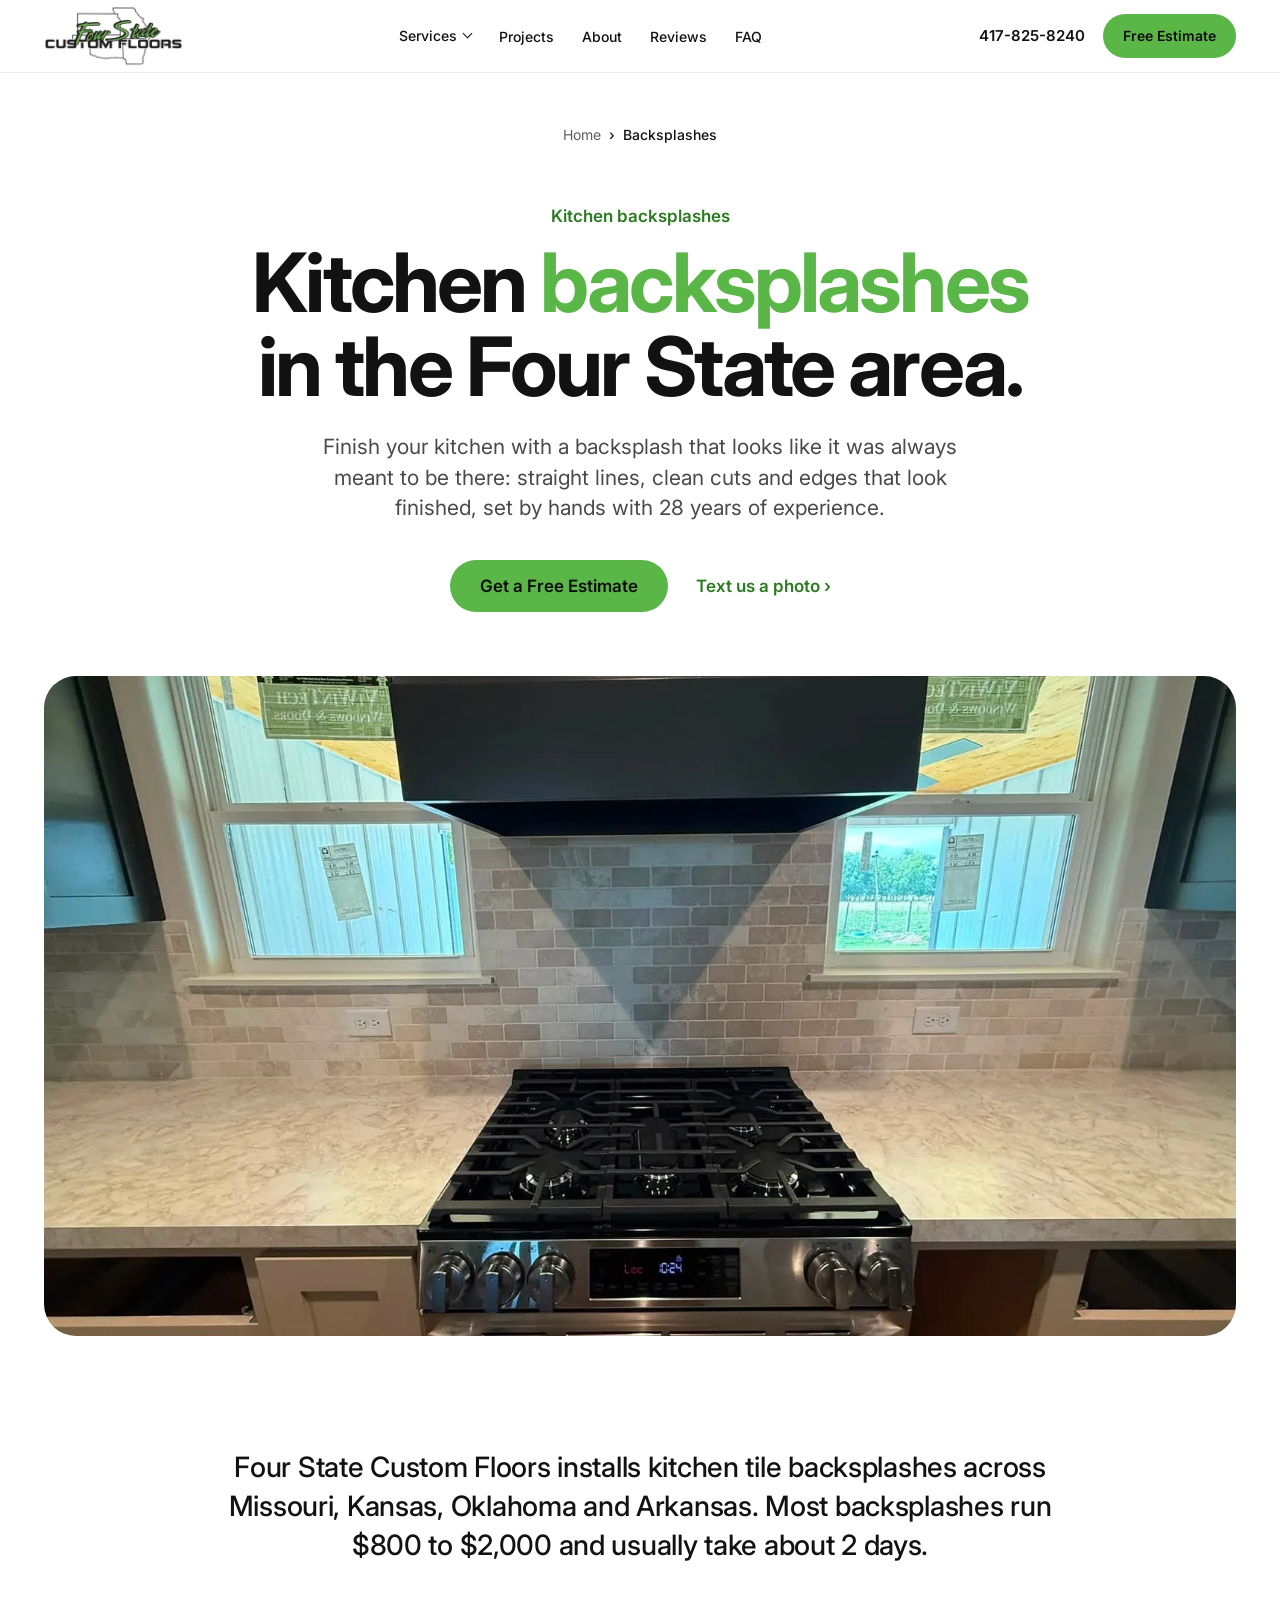
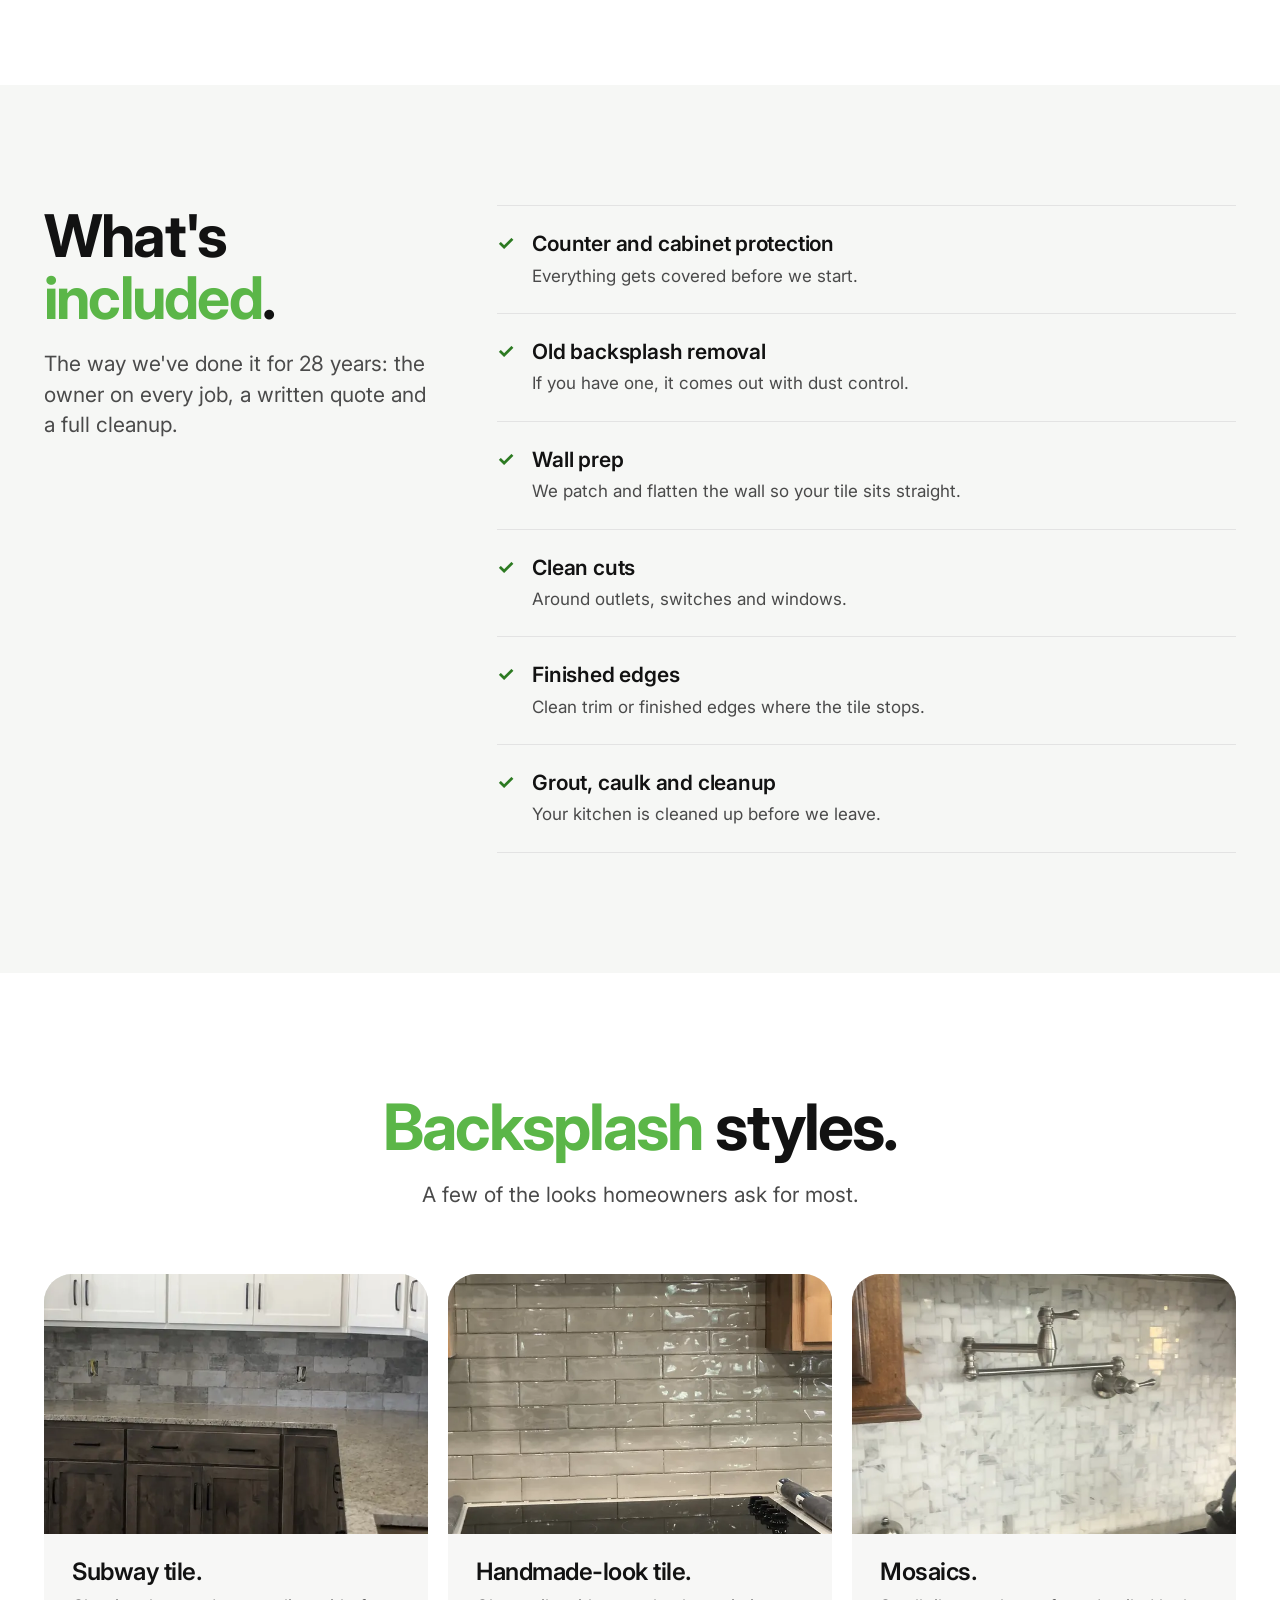
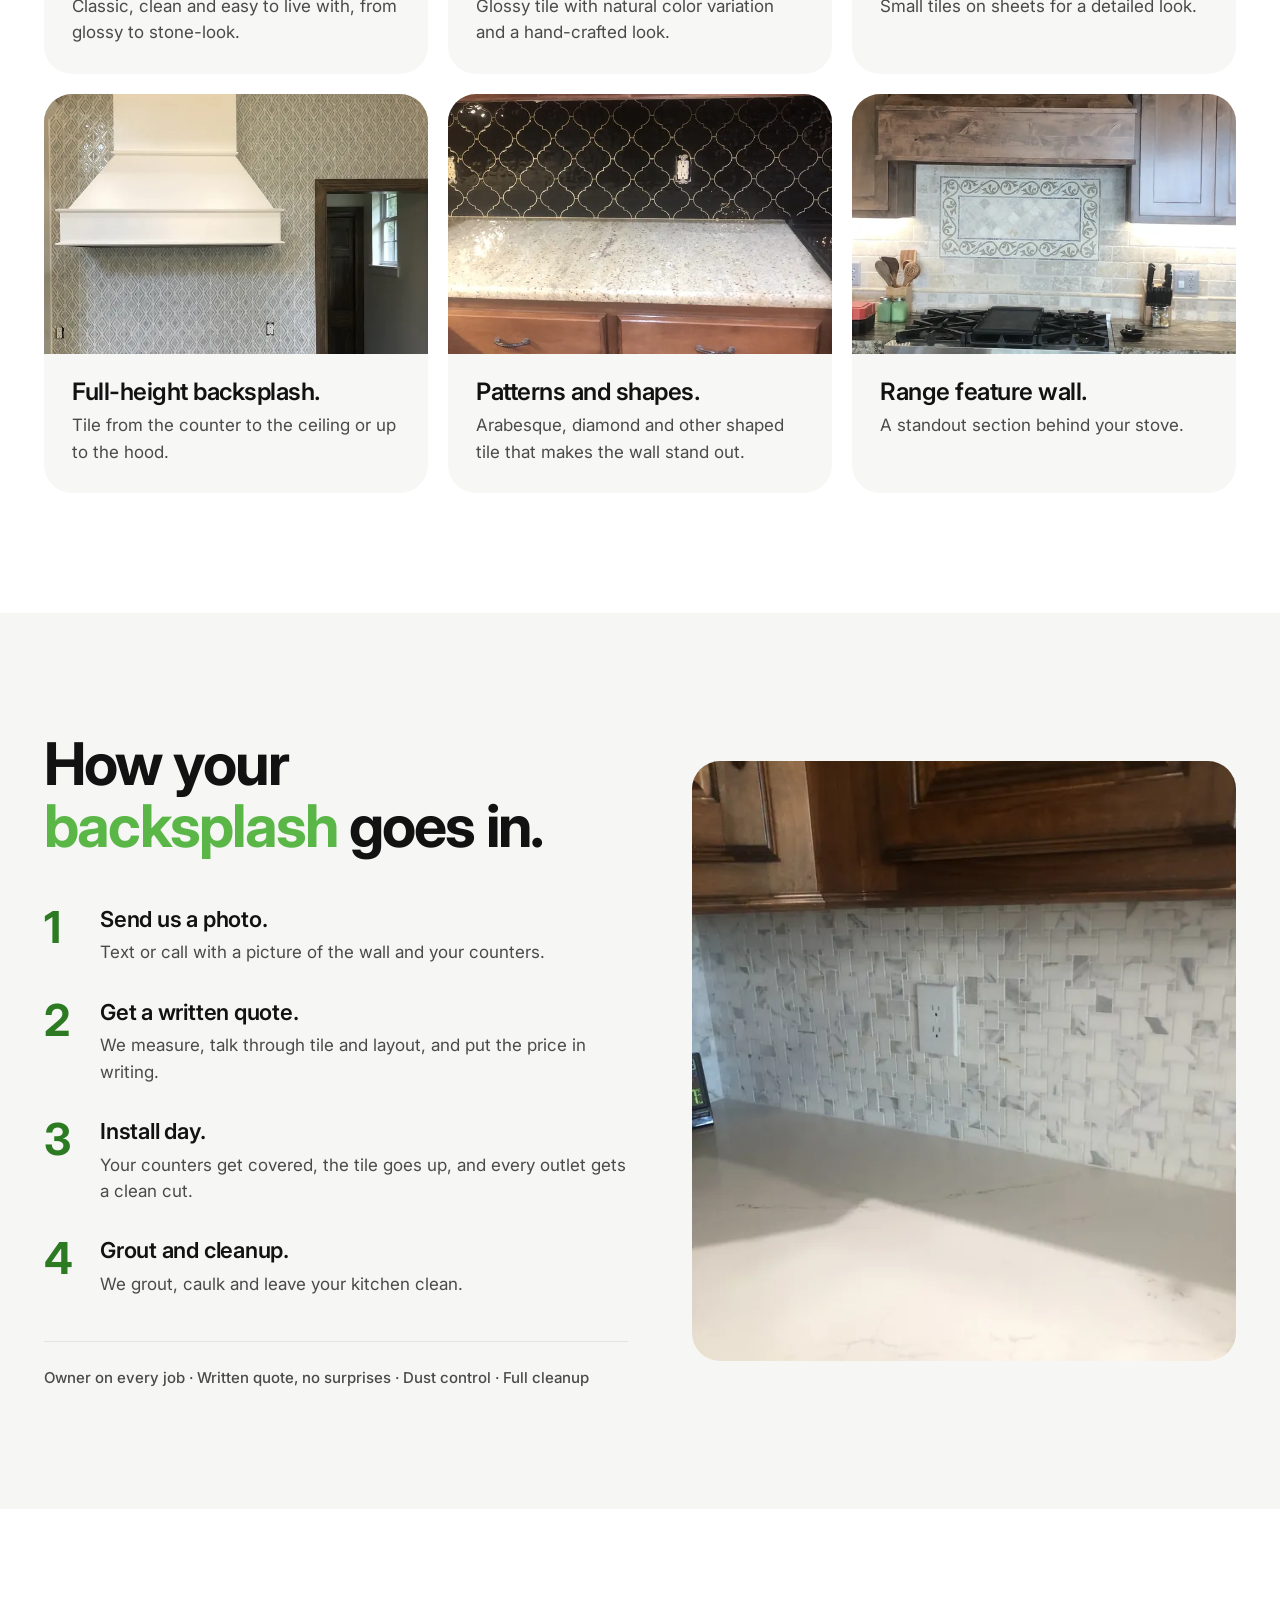
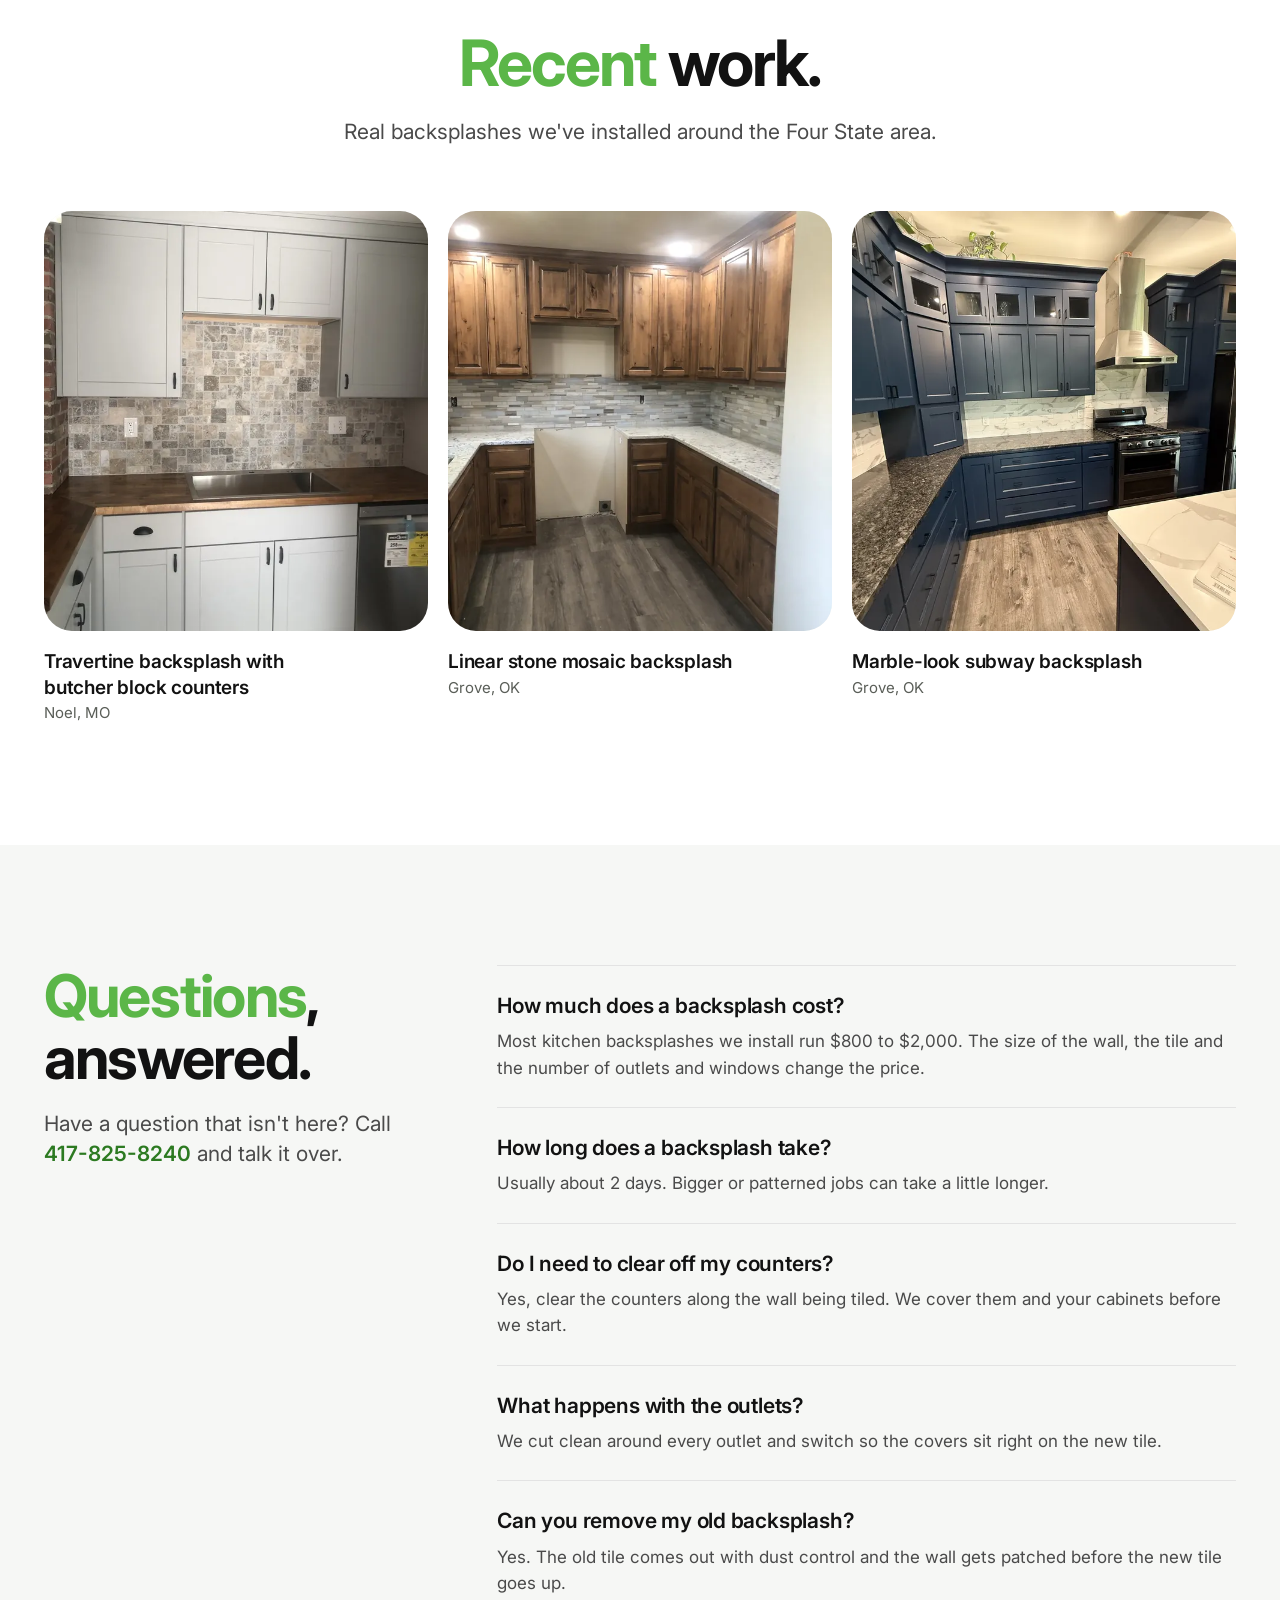
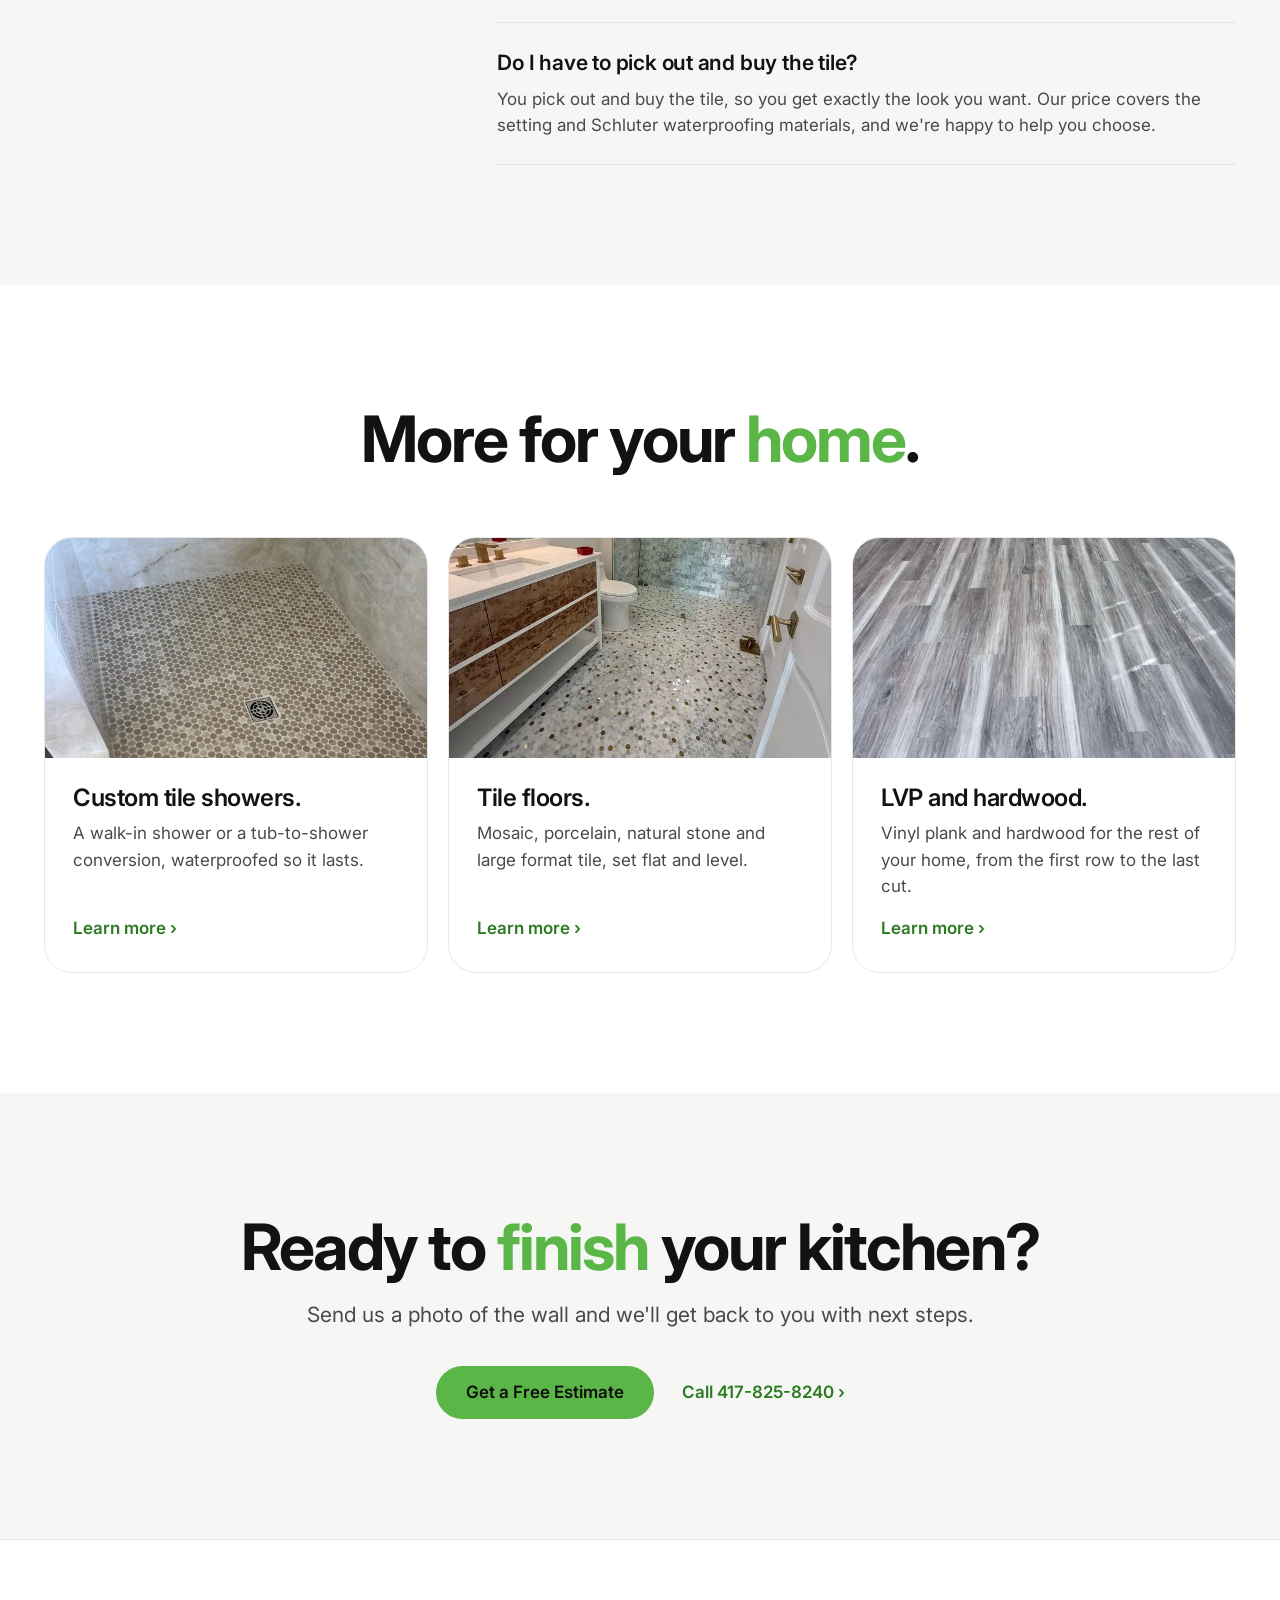
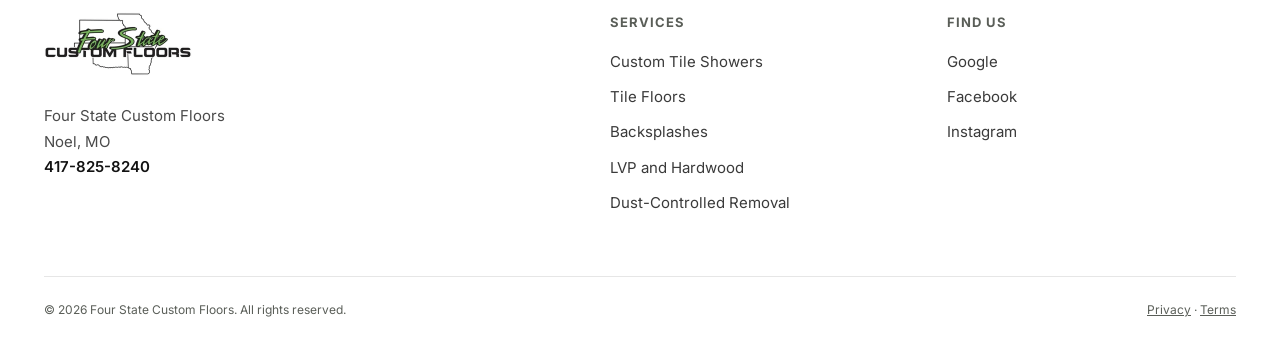
<file: backsplashes/index.html>
<!doctype html>
<html lang="en">
<head>
  <meta charset="utf-8">
  <meta name="viewport" content="width=device-width, initial-scale=1">
  <!-- Google Analytics (GA4) -->
  <script async src="https://www.googletagmanager.com/gtag/js?id=G-JN1SCW7LQX"></script>
  <script>window.dataLayer=window.dataLayer||[];function gtag(){dataLayer.push(arguments);}gtag('js',new Date());gtag('config','G-JN1SCW7LQX');</script>
  <title>Kitchen Backsplash Installation | Four State Custom Floors</title>
  <meta name="description" content="Kitchen backsplashes from $800 to $2,000, usually done in 2 days. Clean cuts, finished edges and a written quote up front. Call 417-825-8240.">
  <link rel="canonical" href="https://www.fourstatecustomfloors.com/backsplashes/">
  <link rel="icon" href="../favicon.ico" sizes="any">
  <link rel="icon" type="image/png" href="../assets/favicon-32.png">
  <link rel="apple-touch-icon" href="../assets/apple-touch-icon.png">
  <meta name="theme-color" content="#FFFFFF">

  <meta property="og:type" content="website">
  <meta property="og:title" content="Kitchen Backsplash Installation | Four State Custom Floors">
  <meta property="og:description" content="Kitchen backsplashes from $800 to $2,000, usually done in 2 days. Clean cuts, finished edges and a written quote up front. Call 417-825-8240.">
  <meta property="og:url" content="https://www.fourstatecustomfloors.com/backsplashes/">
  <meta property="og:site_name" content="Four State Custom Floors">
  <!-- Share image: this page's hero photo, cropped to 1200x630 (assets/share-<slug>.jpg) -->
  <meta property="og:image" content="https://www.fourstatecustomfloors.com/assets/share-backsplashes.jpg">
  <meta property="og:image:width" content="1200">
  <meta property="og:image:height" content="630">
  <meta property="og:image:alt" content="Stone subway tile backsplash behind a range, between two windows">
  <meta name="twitter:card" content="summary_large_image">
  <meta name="twitter:image" content="https://www.fourstatecustomfloors.com/assets/share-backsplashes.jpg">

  <link rel="preconnect" href="https://fonts.googleapis.com">
  <link rel="preconnect" href="https://fonts.gstatic.com" crossorigin>
  <link href="https://fonts.googleapis.com/css2?family=Inter:wght@400;500;600;700&display=swap" rel="stylesheet">
  <link rel="stylesheet" href="../assets/styles.css?v=20261117b">

  <script type="application/ld+json">
{
  "@context": "https://schema.org",
  "@graph": [
    {
      "@type": "Service",
      "name": "Backsplashes",
      "serviceType": "Backsplashes",
      "url": "https://www.fourstatecustomfloors.com/backsplashes/",
      "description": "Four State Custom Floors installs kitchen tile backsplashes across Missouri, Kansas, Oklahoma and Arkansas. Most backsplashes run $800 to $2,000 and usually take about 2 days.",
      "provider": {
        "@type": "HomeAndConstructionBusiness",
        "@id": "https://www.fourstatecustomfloors.com/#business",
        "name": "Four State Custom Floors",
        "telephone": "+1-417-825-8240"
      },
      "areaServed": [
        {
          "@type": "State",
          "name": "Missouri"
        },
        {
          "@type": "State",
          "name": "Kansas"
        },
        {
          "@type": "State",
          "name": "Oklahoma"
        },
        {
          "@type": "State",
          "name": "Arkansas"
        }
      ]
    },
    {
      "@type": "BreadcrumbList",
      "itemListElement": [
        {
          "@type": "ListItem",
          "position": 1,
          "name": "Home",
          "item": "https://www.fourstatecustomfloors.com/"
        },
        {
          "@type": "ListItem",
          "position": 2,
          "name": "Backsplashes",
          "item": "https://www.fourstatecustomfloors.com/backsplashes/"
        }
      ]
    },
    {
      "@type": "FAQPage",
      "mainEntity": [
        {
          "@type": "Question",
          "name": "How much does a backsplash cost?",
          "acceptedAnswer": {
            "@type": "Answer",
            "text": "Most kitchen backsplashes we install run $800 to $2,000. The size of the wall, the tile and the number of outlets and windows change the price."
          }
        },
        {
          "@type": "Question",
          "name": "How long does a backsplash take?",
          "acceptedAnswer": {
            "@type": "Answer",
            "text": "Usually about 2 days. Bigger or patterned jobs can take a little longer."
          }
        },
        {
          "@type": "Question",
          "name": "Do I need to clear off my counters?",
          "acceptedAnswer": {
            "@type": "Answer",
            "text": "Yes, clear the counters along the wall being tiled. We cover them and your cabinets before we start."
          }
        },
        {
          "@type": "Question",
          "name": "What happens with the outlets?",
          "acceptedAnswer": {
            "@type": "Answer",
            "text": "We cut clean around every outlet and switch so the covers sit right on the new tile."
          }
        },
        {
          "@type": "Question",
          "name": "Can you remove my old backsplash?",
          "acceptedAnswer": {
            "@type": "Answer",
            "text": "Yes. The old tile comes out with dust control and the wall gets patched before the new tile goes up."
          }
        },
        {
          "@type": "Question",
          "name": "Do I have to pick out and buy the tile?",
          "acceptedAnswer": {
            "@type": "Answer",
            "text": "You pick out and buy the tile, so you get exactly the look you want. Our price covers the setting and Schluter waterproofing materials, and we're happy to help you choose."
          }
        }
      ]
    }
  ]
}
  </script>
</head>
<body>
  <a class="skip-link" href="#main">Skip to content</a>

  <!-- ===== Header ===== -->
  <header class="site-header">
    <div class="container header-inner">
      <a class="logo" href="../">
        <img src="../assets/four-state-logo.webp" alt="Four State Custom Floors" width="139" height="60">
      </a>

      <nav class="nav" aria-label="Main">
        <ul>
          <li class="has-drop">
            <a href="../#services" class="drop-toggle" aria-haspopup="true">Services<span class="caret" aria-hidden="true"></span></a>
            <div class="drop">
              <ul>
                <li><a href="../custom-tile-showers/">Custom Tile Showers<small>Our specialty</small></a></li>
                <li><a href="../tile-flooring/">Tile Floors</a></li>
                <li><a href="../backsplashes/" aria-current="page">Backsplashes</a></li>
                <li><a href="../vinyl-plank-and-hardwood/">LVP and Hardwood</a></li>
                <li><a href="../dust-free-tile-removal/">Dust-Controlled Removal</a></li>
              </ul>
              <a class="drop-all" href="../#services">See all services &rsaquo;</a>
            </div>
          </li>
          <li><a href="../#projects">Projects</a></li>
          <li><a href="../#about">About</a></li>
          <li><a href="../#reviews">Reviews</a></li>
          <li><a href="../#faq">FAQ</a></li>
        </ul>
      </nav>

      <div class="header-actions">
        <a class="header-phone desk-only" href="tel:+14178258240">417-825-8240</a>
        <a class="btn btn--sm desk-only" href="../#estimate">Free Estimate</a>
        <details class="menu">
          <summary aria-label="Open menu"><i></i></summary>
          <div class="menu-panel">
            <nav aria-label="Mobile">
              <details class="m-sub">
                <summary>Services<span class="caret" aria-hidden="true"></span></summary>
                <div class="m-sub-links">
                <a href="../custom-tile-showers/">Custom Tile Showers</a>
                <a href="../tile-flooring/">Tile Floors</a>
                <a href="../backsplashes/" aria-current="page">Backsplashes</a>
                <a href="../vinyl-plank-and-hardwood/">LVP and Hardwood</a>
                <a href="../dust-free-tile-removal/">Dust-Controlled Removal</a>
                <a class="m-sub-all" href="../#services">See all services &rsaquo;</a>
                </div>
              </details>
              <a href="../#projects">Projects</a>
              <a href="../#about">About</a>
              <a href="../#reviews">Reviews</a>
              <a href="../#faq">FAQ</a>
            </nav>
            <div class="menu-ctas">
              <a class="btn btn--block" href="../#estimate">Get a Free Estimate</a>
              <a class="btn btn--outline btn--block" href="tel:+14178258240">Call 417-825-8240</a>
            </div>
          </div>
        </details>
      </div>
    </div>
  </header>

  <main id="main">

    <!-- ===== Hero ===== -->
    <section class="hero page-hero">
      <div class="container">
        <nav class="crumbs" aria-label="Breadcrumb">
          <ol>
            <li><a href="../">Home</a></li>
            <li aria-current="page">Backsplashes</li>
          </ol>
        </nav>
        <p class="eyebrow">Kitchen backsplashes</p>
        <h1 class="h1">Kitchen <span class="accent">backsplashes</span> in the Four State area.</h1>
        <p class="subhead">Finish your kitchen with a backsplash that looks like it was always meant to be there: straight lines, clean cuts and edges that look finished, set by hands with 28 years of experience.</p>
        <div class="cta-row">
          <a class="btn" href="../#estimate">Get a Free Estimate</a>
          <a class="link-cta" href="sms:+14178258240">Text us a photo&nbsp;›</a>
        </div>
        <div class="hero-photo ph has-img"><img src="../assets/photos/stone-subway-tile-kitchen-backsplash-1600.webp" srcset="../assets/photos/stone-subway-tile-kitchen-backsplash-640.webp 640w, ../assets/photos/stone-subway-tile-kitchen-backsplash-800.webp 800w, ../assets/photos/stone-subway-tile-kitchen-backsplash-1000.webp 1000w, ../assets/photos/stone-subway-tile-kitchen-backsplash-1600.webp 1600w" sizes="(min-width: 1240px) 1192px, 100vw" width="2048" height="1536" alt="Stone subway tile backsplash behind a range, between two windows" style="object-position: 50% 50%" fetchpriority="high" decoding="async"></div>
      </div>
    </section>

    <!-- ===== Answer block ===== -->
    <section class="answer" aria-label="About this service">
      <div class="container">
        <p class="lead reveal">Four State Custom Floors installs kitchen tile backsplashes across Missouri, Kansas, Oklahoma and Arkansas. Most backsplashes run $800 to $2,000 and usually take about 2 days.</p>
      </div>
    </section>

    <!-- ===== What's included ===== -->
    <section class="section band-soft" aria-labelledby="inc-h">
      <div class="container split split--top">
        <div class="faq-head reveal">
          <h2 class="h2 h2--split" id="inc-h">What&#x27;s <span class="accent">included</span>.</h2>
          <p class="subhead">The way we've done it for 28 years: the owner on every job, a written quote and a full cleanup.</p>
        </div>
        <ul class="check-list reveal">
          <li><span class="check" aria-hidden="true">✓</span><div><h3>Counter and cabinet protection</h3><p>Everything gets covered before we start.</p></div></li>
          <li><span class="check" aria-hidden="true">✓</span><div><h3>Old backsplash removal</h3><p>If you have one, it comes out with dust control.</p></div></li>
          <li><span class="check" aria-hidden="true">✓</span><div><h3>Wall prep</h3><p>We patch and flatten the wall so your tile sits straight.</p></div></li>
          <li><span class="check" aria-hidden="true">✓</span><div><h3>Clean cuts</h3><p>Around outlets, switches and windows.</p></div></li>
          <li><span class="check" aria-hidden="true">✓</span><div><h3>Finished edges</h3><p>Clean trim or finished edges where the tile stops.</p></div></li>
          <li><span class="check" aria-hidden="true">✓</span><div><h3>Grout, caulk and cleanup</h3><p>Your kitchen is cleaned up before we leave.</p></div></li>
        </ul>
      </div>
    </section>

    <!-- ===== Options ===== -->
    <section class="section" aria-labelledby="opt-h">
      <div class="container">
        <div class="section-head reveal">
          <h2 class="h2" id="opt-h"><span class="accent">Backsplash</span> styles.</h2>
          <p class="subhead">A few of the looks homeowners ask for most.</p>
        </div>
        <div class="grid">
          <article class="bento-card bento-third reveal">
            <div class="ph has-img"><img src="../assets/photos/stone-look-subway-backsplash-white-cabinets-1000.webp" srcset="../assets/photos/stone-look-subway-backsplash-white-cabinets-640.webp 640w, ../assets/photos/stone-look-subway-backsplash-white-cabinets-800.webp 800w, ../assets/photos/stone-look-subway-backsplash-white-cabinets-1000.webp 1000w" sizes="(min-width: 900px) 30vw, 100vw" width="1512" height="2016" alt="Stone-look subway tile backsplash under white cabinets" style="object-position: 50% 55%" loading="lazy" decoding="async"></div>
            <div class="bento-text"><h3 class="h3">Subway tile.</h3><p>Classic, clean and easy to live with, from glossy to stone-look.</p></div>
          </article>
          <article class="bento-card bento-third reveal">
            <div class="ph has-img"><img src="../assets/photos/handmade-gray-subway-tile-cooktop-backsplash-1000.webp" srcset="../assets/photos/handmade-gray-subway-tile-cooktop-backsplash-640.webp 640w, ../assets/photos/handmade-gray-subway-tile-cooktop-backsplash-800.webp 800w, ../assets/photos/handmade-gray-subway-tile-cooktop-backsplash-1000.webp 1000w" sizes="(min-width: 900px) 30vw, 100vw" width="1512" height="2016" alt="Glossy handmade-look gray subway tile behind a cooktop" style="object-position: 50% 40%" loading="lazy" decoding="async"></div>
            <div class="bento-text"><h3 class="h3">Handmade-look tile.</h3><p>Glossy tile with natural color variation and a hand-crafted look.</p></div>
          </article>
          <article class="bento-card bento-third reveal">
            <div class="ph has-img"><img src="../assets/photos/marble-basketweave-backsplash-pot-filler-1000.webp" srcset="../assets/photos/marble-basketweave-backsplash-pot-filler-640.webp 640w, ../assets/photos/marble-basketweave-backsplash-pot-filler-800.webp 800w, ../assets/photos/marble-basketweave-backsplash-pot-filler-1000.webp 1000w" sizes="(min-width: 900px) 30vw, 100vw" width="1512" height="2016" alt="Marble basketweave mosaic backsplash behind a range with a pot filler" style="object-position: 50% 45%" loading="lazy" decoding="async"></div>
            <div class="bento-text"><h3 class="h3">Mosaics.</h3><p>Small tiles on sheets for a detailed look.</p></div>
          </article>
          <article class="bento-card bento-third reveal">
            <div class="ph has-img"><img src="../assets/photos/diamond-tile-full-height-backsplash-range-hood-1000.webp" srcset="../assets/photos/diamond-tile-full-height-backsplash-range-hood-640.webp 640w, ../assets/photos/diamond-tile-full-height-backsplash-range-hood-800.webp 800w, ../assets/photos/diamond-tile-full-height-backsplash-range-hood-1000.webp 1000w" sizes="(min-width: 900px) 30vw, 100vw" width="1512" height="2016" alt="Diamond pattern tile running full height around a white range hood" style="object-position: 50% 35%" loading="lazy" decoding="async"></div>
            <div class="bento-text"><h3 class="h3">Full-height backsplash.</h3><p>Tile from the counter to the ceiling or up to the hood.</p></div>
          </article>
          <article class="bento-card bento-third reveal">
            <div class="ph has-img"><img src="../assets/photos/black-arabesque-tile-backsplash-1000.webp" srcset="../assets/photos/black-arabesque-tile-backsplash-640.webp 640w, ../assets/photos/black-arabesque-tile-backsplash-800.webp 800w, ../assets/photos/black-arabesque-tile-backsplash-1000.webp 1000w" sizes="(min-width: 900px) 30vw, 100vw" width="1512" height="2016" alt="Black arabesque tile backsplash with light grout lines" style="object-position: 50% 50%" loading="lazy" decoding="async"></div>
            <div class="bento-text"><h3 class="h3">Patterns and shapes.</h3><p>Arabesque, diamond and other shaped tile that makes the wall stand out.</p></div>
          </article>
          <article class="bento-card bento-third reveal">
            <div class="ph has-img"><img src="../assets/photos/travertine-range-wall-mosaic-medallion-1000.webp" srcset="../assets/photos/travertine-range-wall-mosaic-medallion-640.webp 640w, ../assets/photos/travertine-range-wall-mosaic-medallion-800.webp 800w, ../assets/photos/travertine-range-wall-mosaic-medallion-1000.webp 1000w" sizes="(min-width: 900px) 30vw, 100vw" width="1512" height="2016" alt="Travertine backsplash with a mosaic medallion behind a range" style="object-position: 50% 55%" loading="lazy" decoding="async"></div>
            <div class="bento-text"><h3 class="h3">Range feature wall.</h3><p>A standout section behind your stove.</p></div>
          </article>
        </div>
      </div>
    </section>

    <!-- ===== Process ===== -->
    <section class="section band-soft" aria-labelledby="proc-h">
      <div class="container split">
        <div class="split-text reveal">
          <h2 class="h2 h2--split" id="proc-h">How your <span class="accent">backsplash</span> goes in.</h2>
          <ol class="steps">
            <li class="step">
              <span class="step-num" aria-hidden="true">1</span>
              <div>
                <h3>Send us a photo.</h3>
                <p>Text or call with a picture of the wall and your counters.</p>
              </div>
            </li>
            <li class="step">
              <span class="step-num" aria-hidden="true">2</span>
              <div>
                <h3>Get a written quote.</h3>
                <p>We measure, talk through tile and layout, and put the price in writing.</p>
              </div>
            </li>
            <li class="step">
              <span class="step-num" aria-hidden="true">3</span>
              <div>
                <h3>Install day.</h3>
                <p>Your counters get covered, the tile goes up, and every outlet gets a clean cut.</p>
              </div>
            </li>
            <li class="step">
              <span class="step-num" aria-hidden="true">4</span>
              <div>
                <h3>Grout and cleanup.</h3>
                <p>We grout, caulk and leave your kitchen clean.</p>
              </div>
            </li>
          </ol>
          <p class="promise">Owner on every job · Written quote, no surprises · Dust control · Full cleanup</p>
        </div>
        <div class="split-media reveal">
          <div class="steps-photo ph has-img"><img src="../assets/photos/marble-basketweave-mosaic-backsplash-outlet-1000.webp" srcset="../assets/photos/marble-basketweave-mosaic-backsplash-outlet-640.webp 640w, ../assets/photos/marble-basketweave-mosaic-backsplash-outlet-800.webp 800w, ../assets/photos/marble-basketweave-mosaic-backsplash-outlet-1000.webp 1000w" sizes="(min-width: 900px) 45vw, 100vw" width="1512" height="2016" alt="Marble basketweave mosaic backsplash cut cleanly around an outlet" style="object-position: 50% 40%" loading="lazy" decoding="async"></div>
        </div>
      </div>
    </section>

    <!-- ===== Projects ===== -->
    <section class="section" aria-labelledby="proj-h">
      <div class="container">
        <div class="section-head reveal">
          <h2 class="h2" id="proj-h"><span class="accent">Recent</span> work.</h2>
          <p class="subhead">Real backsplashes we&#x27;ve installed around the Four State area.</p>
        </div>
        <div class="grid">
          <article class="project reveal">
            <div class="ph has-img"><img src="../assets/photos/travertine-versailles-backsplash-butcher-block-1000.webp" srcset="../assets/photos/travertine-versailles-backsplash-butcher-block-640.webp 640w, ../assets/photos/travertine-versailles-backsplash-butcher-block-800.webp 800w, ../assets/photos/travertine-versailles-backsplash-butcher-block-1000.webp 1000w" sizes="(min-width: 900px) 30vw, 100vw" width="1512" height="2016" alt="Travertine tile backsplash in a mixed pattern above butcher block counters" style="object-position: 50% 55%" loading="lazy" decoding="async"></div>
            <h3>Travertine backsplash with butcher block counters</h3>
            <p class="caption">Noel, MO</p>
          </article>
          <article class="project reveal">
            <div class="ph has-img"><img src="../assets/photos/linear-stone-mosaic-backsplash-kitchen-1000.webp" srcset="../assets/photos/linear-stone-mosaic-backsplash-kitchen-640.webp 640w, ../assets/photos/linear-stone-mosaic-backsplash-kitchen-800.webp 800w, ../assets/photos/linear-stone-mosaic-backsplash-kitchen-1000.webp 1000w" sizes="(min-width: 900px) 30vw, 100vw" width="1512" height="2016" alt="Linear stone mosaic backsplash wrapping a kitchen with alder cabinets" style="object-position: 50% 40%" loading="lazy" decoding="async"></div>
            <h3>Linear stone mosaic backsplash</h3>
            <p class="caption">Grove, OK</p>
          </article>
          <article class="project reveal">
            <div class="ph has-img"><img src="../assets/photos/navy-kitchen-marble-look-subway-backsplash-1000.webp" srcset="../assets/photos/navy-kitchen-marble-look-subway-backsplash-640.webp 640w, ../assets/photos/navy-kitchen-marble-look-subway-backsplash-800.webp 800w, ../assets/photos/navy-kitchen-marble-look-subway-backsplash-1000.webp 1000w" sizes="(min-width: 900px) 30vw, 100vw" width="1512" height="2016" alt="Marble-look subway tile backsplash behind a range in a navy kitchen with LVP floors" style="object-position: 50% 45%" loading="lazy" decoding="async"></div>
            <h3>Marble-look subway backsplash</h3>
            <p class="caption">Grove, OK</p>
          </article>
        </div>
      </div>
    </section>

    <!-- ===== FAQ ===== -->
    <section class="section band-soft" id="faq">
      <div class="container split split--top">
        <div class="faq-head reveal">
          <h2 class="h2 h2--split"><span class="accent">Questions</span>, answered.</h2>
          <p class="subhead">Have a question that isn't here? Call <a class="link-cta" style="display:inline;font-size:inherit;white-space:nowrap" href="tel:+14178258240">417-825-8240</a> and talk it over.</p>
        </div>
        <div class="faq-list reveal">
          <div class="faq-item">
            <h3>How much does a backsplash cost?</h3>
            <p>Most kitchen backsplashes we install run $800 to $2,000. The size of the wall, the tile and the number of outlets and windows change the price.</p>
          </div>
          <div class="faq-item">
            <h3>How long does a backsplash take?</h3>
            <p>Usually about 2 days. Bigger or patterned jobs can take a little longer.</p>
          </div>
          <div class="faq-item">
            <h3>Do I need to clear off my counters?</h3>
            <p>Yes, clear the counters along the wall being tiled. We cover them and your cabinets before we start.</p>
          </div>
          <div class="faq-item">
            <h3>What happens with the outlets?</h3>
            <p>We cut clean around every outlet and switch so the covers sit right on the new tile.</p>
          </div>
          <div class="faq-item">
            <h3>Can you remove my old backsplash?</h3>
            <p>Yes. The old tile comes out with dust control and the wall gets patched before the new tile goes up.</p>
          </div>
          <div class="faq-item">
            <h3>Do I have to pick out and buy the tile?</h3>
            <p>You pick out and buy the tile, so you get exactly the look you want. Our price covers the setting and Schluter waterproofing materials, and we&#x27;re happy to help you choose.</p>
          </div>
        </div>
      </div>
    </section>

    <!-- ===== Related services ===== -->
    <section class="section" aria-labelledby="rel-h">
      <div class="container">
        <div class="section-head reveal">
          <h2 class="h2" id="rel-h">More for your <span class="accent">home</span>.</h2>
        </div>
        <div class="grid">
          <a class="card-link svc reveal" href="../custom-tile-showers/">
            <div class="ph has-img"><img src="../assets/photos/penny-tile-shower-floor-marble-look-walls-1536.webp" srcset="../assets/photos/penny-tile-shower-floor-marble-look-walls-640.webp 640w, ../assets/photos/penny-tile-shower-floor-marble-look-walls-800.webp 800w, ../assets/photos/penny-tile-shower-floor-marble-look-walls-1000.webp 1000w, ../assets/photos/penny-tile-shower-floor-marble-look-walls-1536.webp 1536w" sizes="(min-width: 900px) 30vw, 100vw" width="1536" height="2048" alt="Custom walk-in shower with a penny tile floor sloped to a square drain, marble-look wall tile and a tiled curb" style="object-position: 50% 22%" loading="lazy" decoding="async"></div>
            <div class="card-body">
              <h3 class="h3">Custom tile showers.</h3>
              <p>A walk-in shower or a tub-to-shower conversion, waterproofed so it lasts.</p>
              <span class="more">Learn more ›</span>
            </div>
          </a>
          <a class="card-link svc reveal" href="../tile-flooring/">
            <div class="ph has-img"><img src="../assets/photos/hex-mosaic-bathroom-floor-walk-in-shower-1000.webp" srcset="../assets/photos/hex-mosaic-bathroom-floor-walk-in-shower-640.webp 640w, ../assets/photos/hex-mosaic-bathroom-floor-walk-in-shower-800.webp 800w, ../assets/photos/hex-mosaic-bathroom-floor-walk-in-shower-1000.webp 1000w" sizes="(min-width: 900px) 30vw, 100vw" width="1536" height="2048" alt="Bathroom floor in white and gray hex mosaic with brass accent tiles" style="object-position: 50% 75%" loading="lazy" decoding="async"></div>
            <div class="card-body">
              <h3 class="h3">Tile floors.</h3>
              <p>Mosaic, porcelain, natural stone and large format tile, set flat and level.</p>
              <span class="more">Learn more ›</span>
            </div>
          </a>
          <a class="card-link svc reveal" href="../vinyl-plank-and-hardwood/">
            <div class="ph has-img"><img src="../assets/photos/gray-wood-look-lvp-floor-bedroom-1440.webp" srcset="../assets/photos/gray-wood-look-lvp-floor-bedroom-640.webp 640w, ../assets/photos/gray-wood-look-lvp-floor-bedroom-800.webp 800w, ../assets/photos/gray-wood-look-lvp-floor-bedroom-1000.webp 1000w, ../assets/photos/gray-wood-look-lvp-floor-bedroom-1440.webp 1440w" sizes="(min-width: 900px) 30vw, 100vw" width="1440" height="750" alt="Gray wood-look vinyl plank floor with staggered seams across a bedroom" style="object-position: 50% 50%" loading="lazy" decoding="async"></div>
            <div class="card-body">
              <h3 class="h3">LVP and hardwood.</h3>
              <p>Vinyl plank and hardwood for the rest of your home, from the first row to the last cut.</p>
              <span class="more">Learn more ›</span>
            </div>
          </a>
        </div>
      </div>
    </section>

    <!-- ===== Final CTA ===== -->
    <section class="section band-soft final-cta">
      <div class="container">
        <div class="section-head reveal">
          <h2 class="h2">Ready to <span class="accent">finish</span> your kitchen?</h2>
          <p class="subhead">Send us a photo of the wall and we&#x27;ll get back to you with next steps.</p>
        </div>
        <div class="cta-row reveal">
          <a class="btn" href="../#estimate">Get a Free Estimate</a>
          <a class="link-cta" href="tel:+14178258240">Call 417-825-8240&nbsp;›</a>
        </div>
      </div>
    </section>
  </main>

  <!-- ===== Footer ===== -->
  <footer class="site-footer">
    <div class="container">
      <div class="footer-top">
        <div class="footer-brand">
          <a class="logo" href="../">
            <img src="../assets/four-state-logo.webp" alt="Four State Custom Floors" width="148" height="64" loading="lazy">
          </a>
          <address class="nap">
            Four State Custom Floors<br>
            Noel, MO<br>
            <a href="tel:+14178258240">417-825-8240</a>
          </address>
        </div>
        <nav class="footer-col" aria-label="Services">
          <h2>Services</h2>
          <ul>
            <li><a href="../custom-tile-showers/">Custom Tile Showers</a></li>
            <li><a href="../tile-flooring/">Tile Floors</a></li>
            <li><a href="../backsplashes/">Backsplashes</a></li>
            <li><a href="../vinyl-plank-and-hardwood/">LVP and Hardwood</a></li>
            <li><a href="../dust-free-tile-removal/">Dust-Controlled Removal</a></li>
          </ul>
        </nav>
        <nav class="footer-col" aria-label="Find us">
          <h2>Find us</h2>
          <ul>
            <li><a href="https://maps.app.goo.gl/QmneSirVp7D9XJJp6" target="_blank" rel="noopener">Google</a></li>
            <li><a href="https://www.facebook.com/fourstatecustomfloors" target="_blank" rel="noopener">Facebook</a></li>
            <li><a href="https://www.instagram.com/four_state_custom_floors" target="_blank" rel="noopener">Instagram</a></li>
          </ul>
        </nav>
      </div>
      <div class="footer-bottom fine">
        <span>© 2026 Four State Custom Floors. All rights reserved.</span>
        <span><a href="../privacy/">Privacy</a> · <a href="../terms/">Terms</a></span>
      </div>
    </div>
  </footer>

  <!-- ===== Mobile sticky bar ===== -->
  <div class="mobile-bar">
    <a class="btn btn--outline" href="tel:+14178258240">Call now</a>
    <a class="btn" href="../#estimate">Free Estimate</a>
  </div>

  <script src="../assets/main.js?v=20261117b" defer></script>
</body>
</html>
</file>
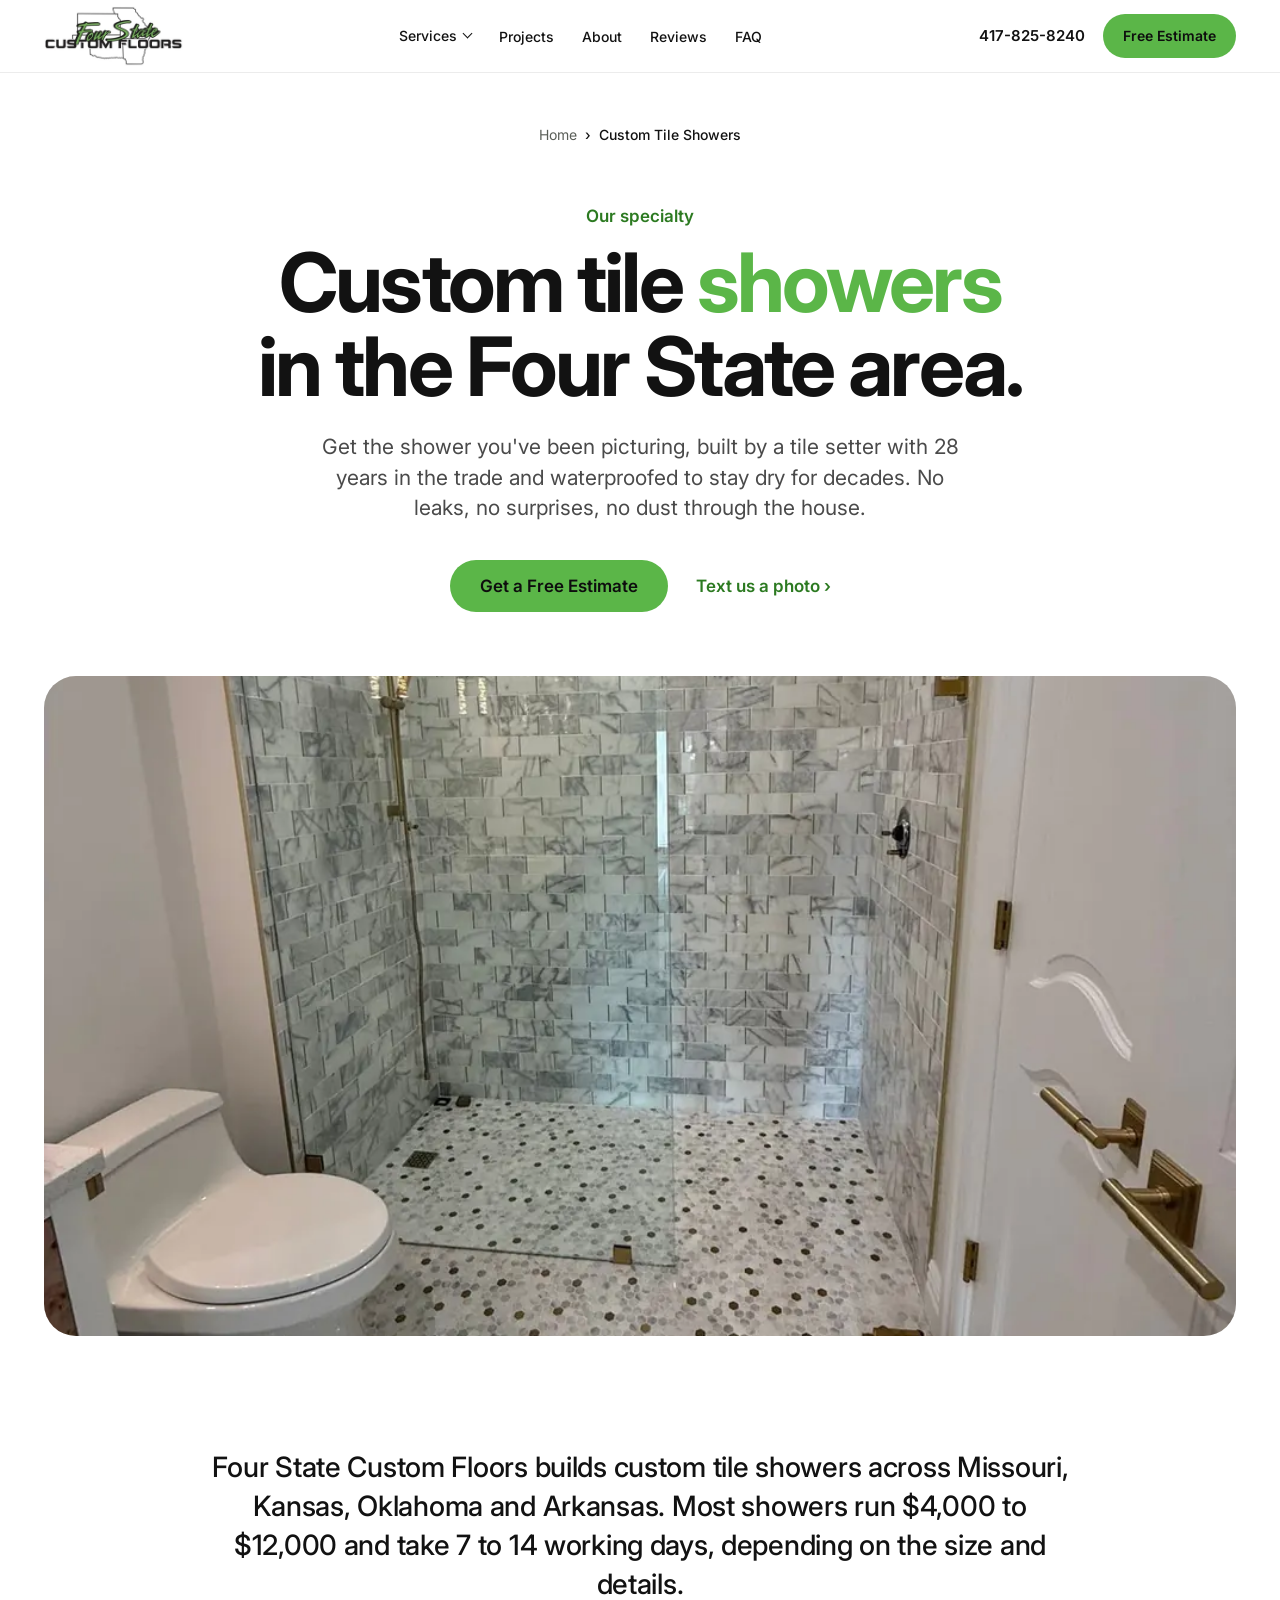
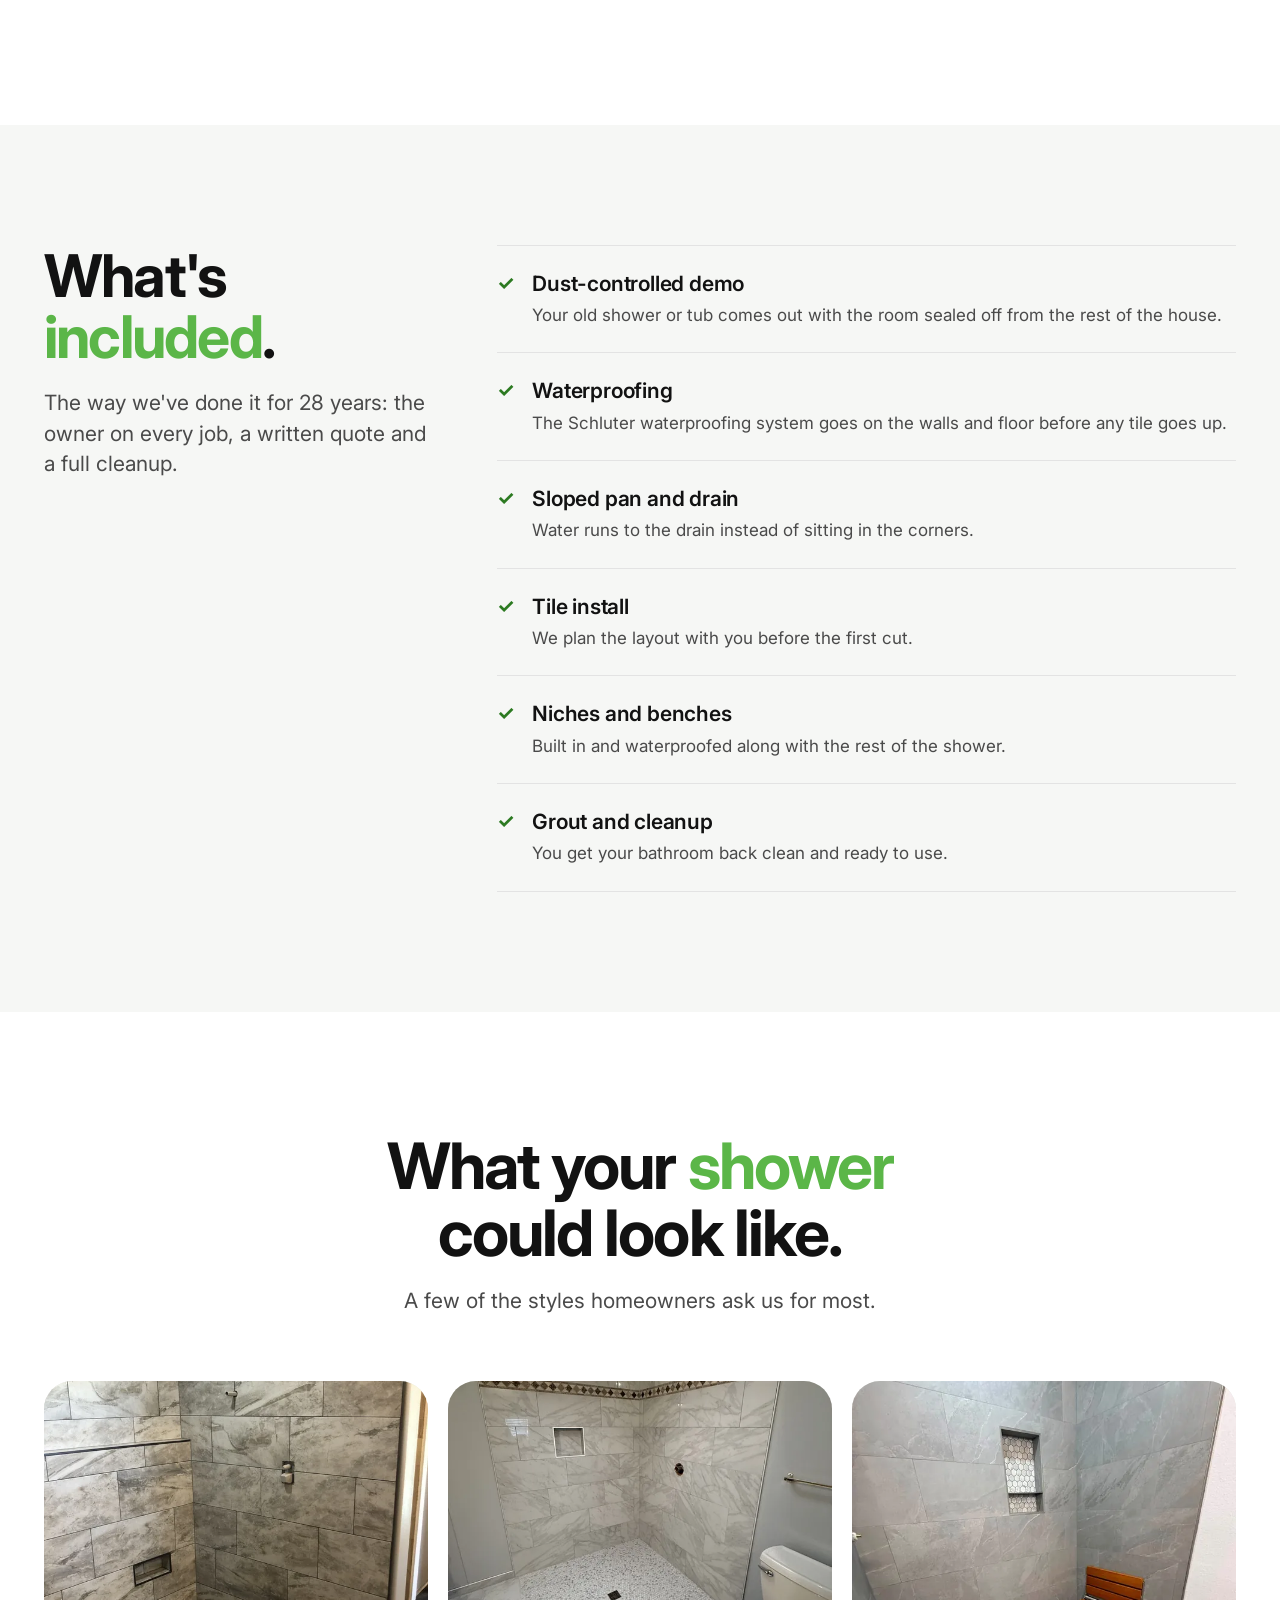
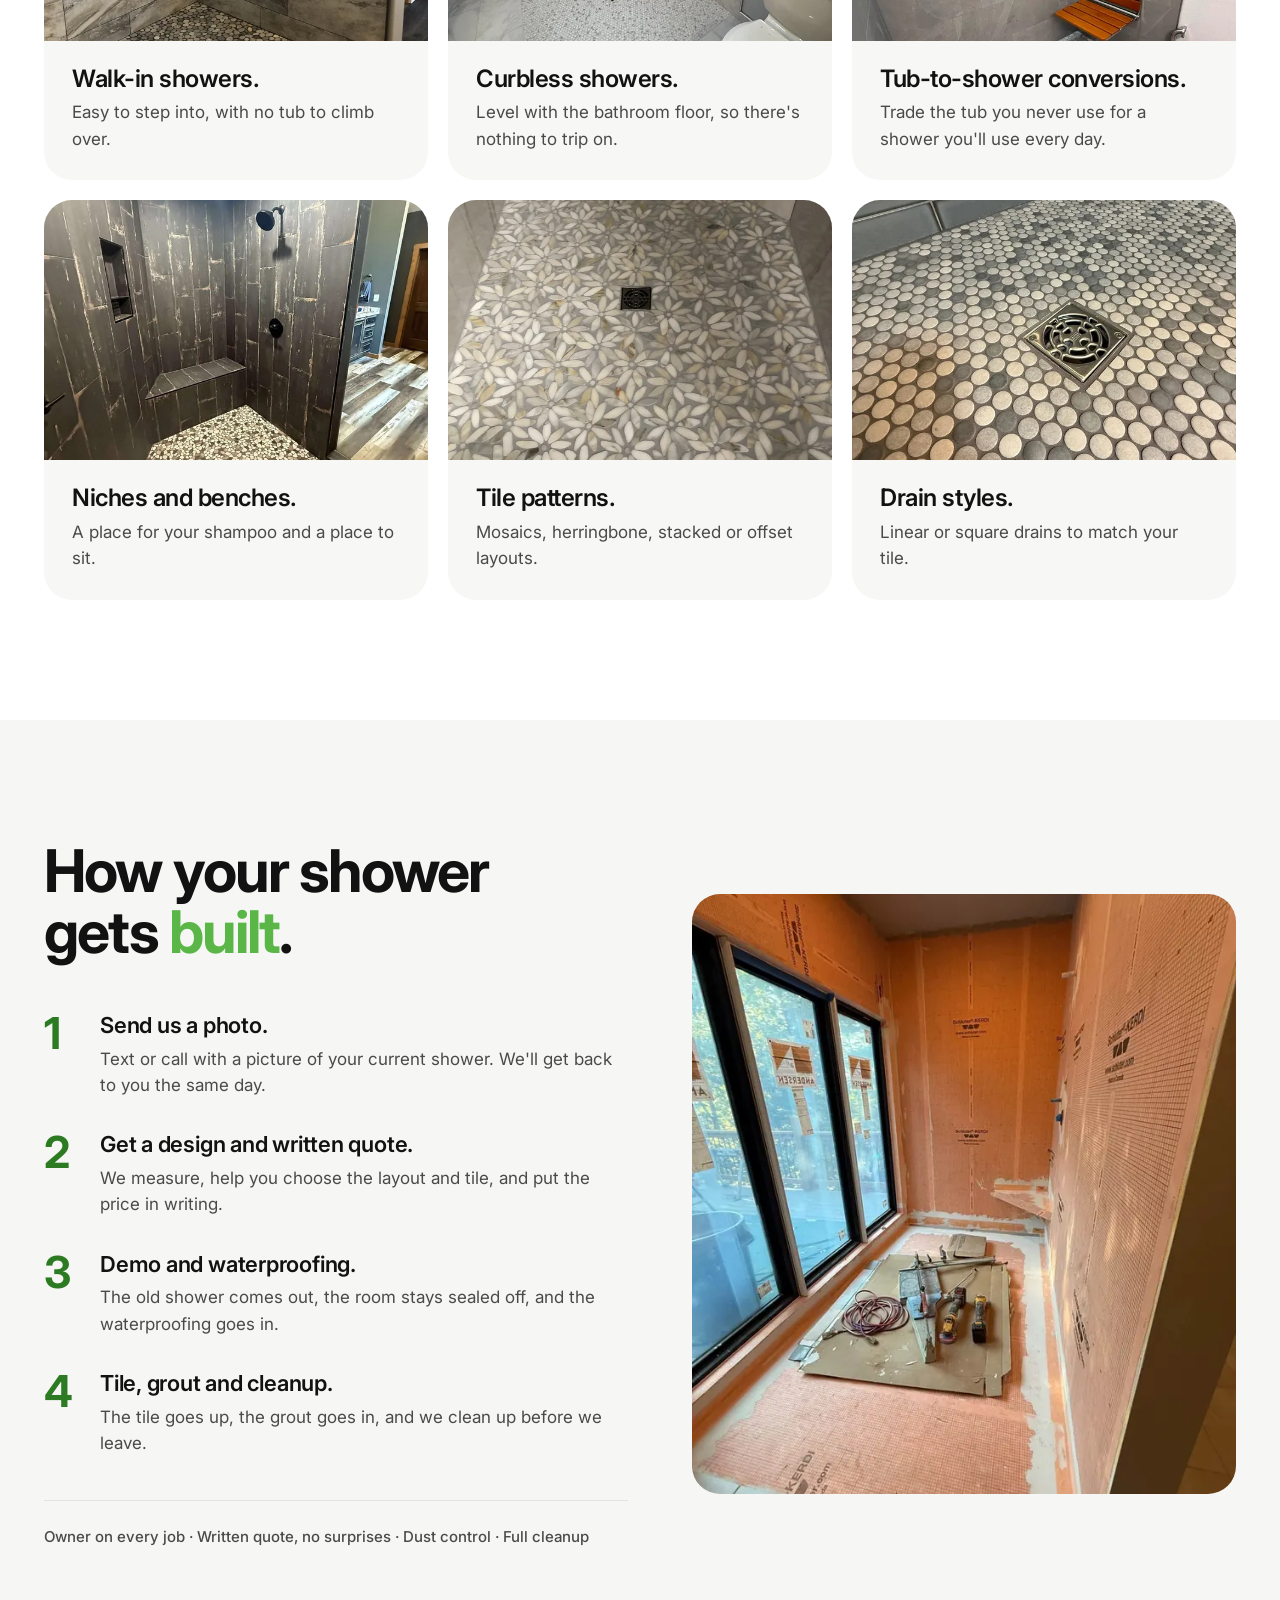
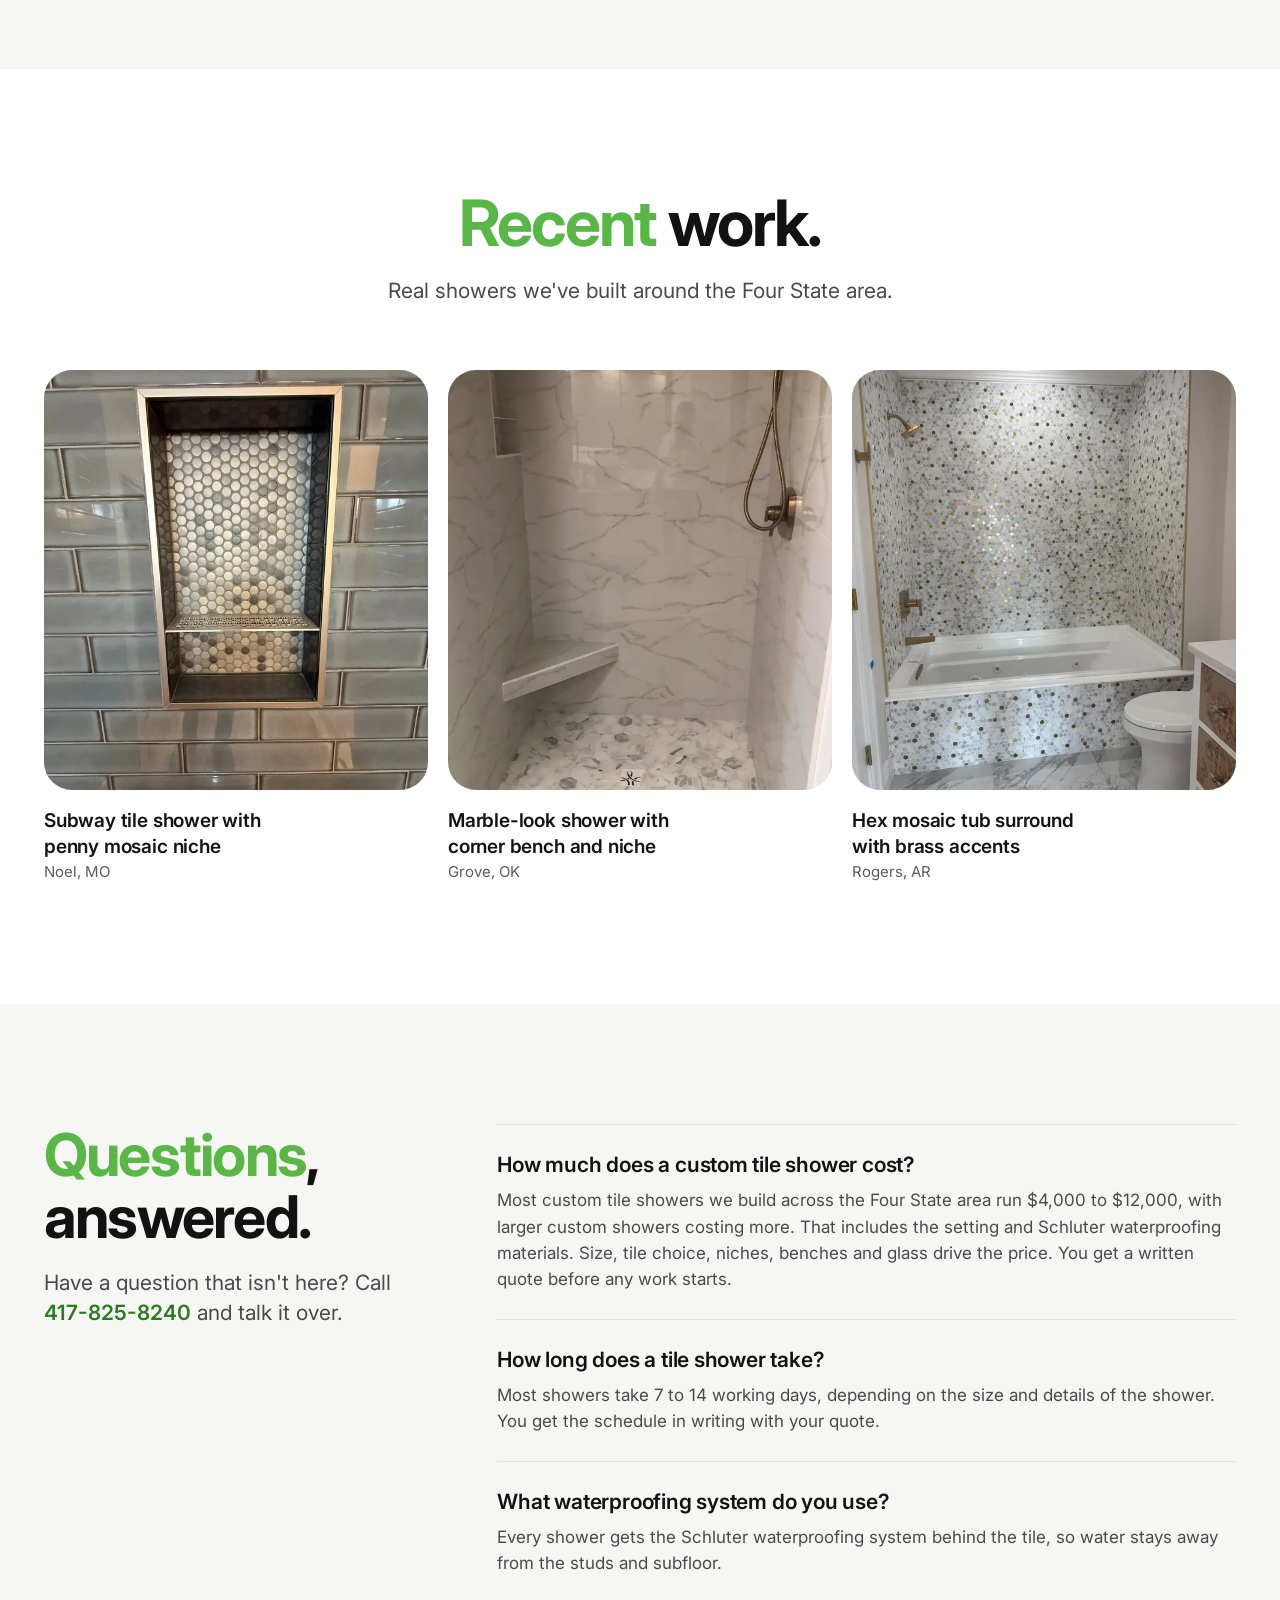
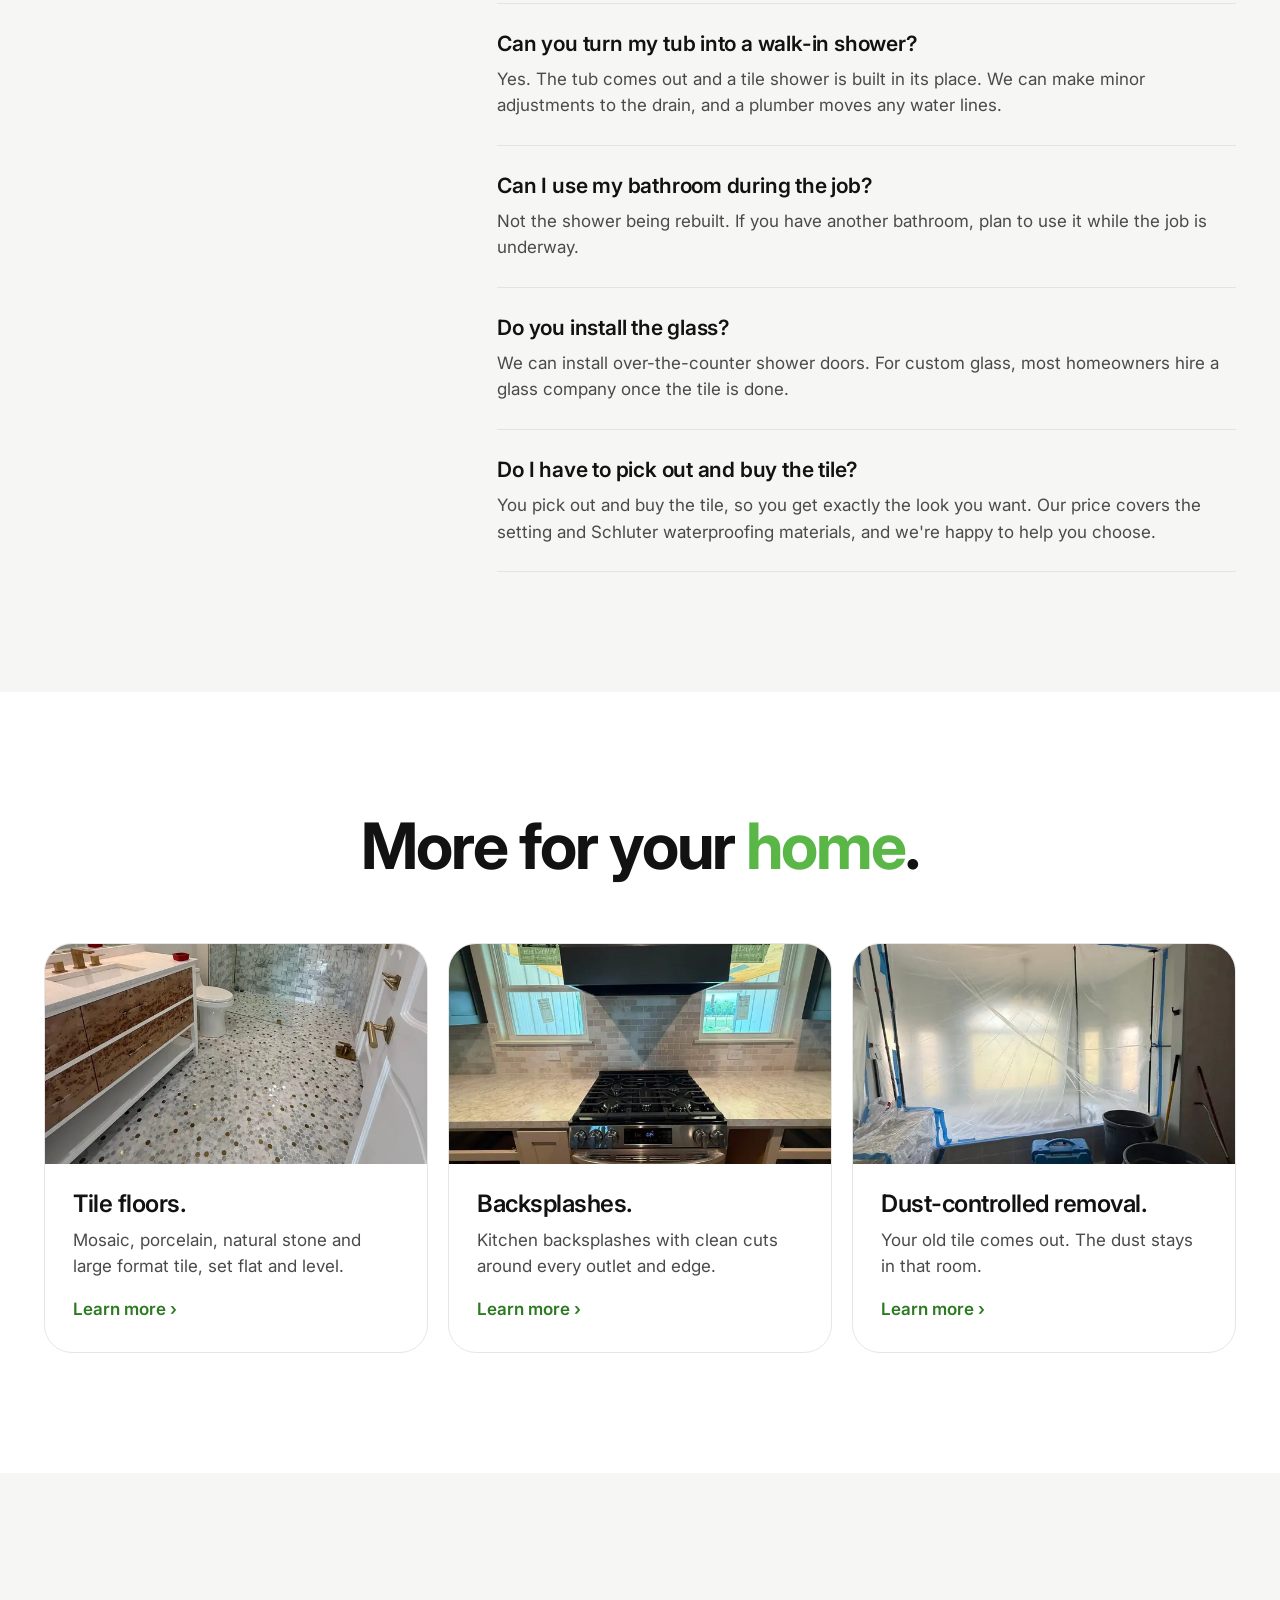
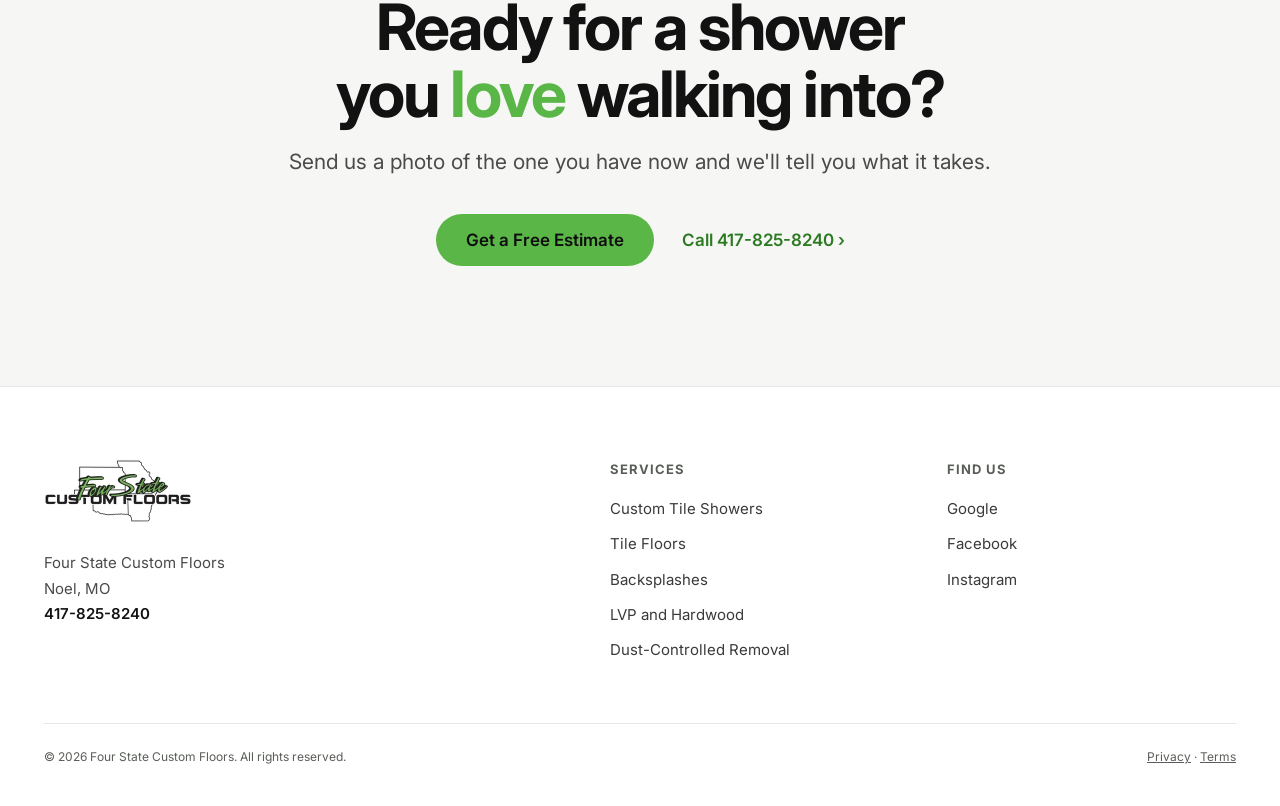
<file: custom-tile-showers/index.html>
<!doctype html>
<html lang="en">
<head>
  <meta charset="utf-8">
  <meta name="viewport" content="width=device-width, initial-scale=1">
  <!-- Google Analytics (GA4) -->
  <script async src="https://www.googletagmanager.com/gtag/js?id=G-JN1SCW7LQX"></script>
  <script>window.dataLayer=window.dataLayer||[];function gtag(){dataLayer.push(arguments);}gtag('js',new Date());gtag('config','G-JN1SCW7LQX');</script>
  <title>Custom Tile Showers | Four State Custom Floors</title>
  <meta name="description" content="Walk-in showers and tub-to-shower conversions, $4,000 to $12,000, fully waterproofed with Schluter. Done in 7 to 14 working days. Call 417-825-8240.">
  <link rel="canonical" href="https://www.fourstatecustomfloors.com/custom-tile-showers/">
  <link rel="icon" href="../favicon.ico" sizes="any">
  <link rel="icon" type="image/png" href="../assets/favicon-32.png">
  <link rel="apple-touch-icon" href="../assets/apple-touch-icon.png">
  <meta name="theme-color" content="#FFFFFF">

  <meta property="og:type" content="website">
  <meta property="og:title" content="Custom Tile Showers | Four State Custom Floors">
  <meta property="og:description" content="Walk-in showers and tub-to-shower conversions, $4,000 to $12,000, fully waterproofed with Schluter. Done in 7 to 14 working days. Call 417-825-8240.">
  <meta property="og:url" content="https://www.fourstatecustomfloors.com/custom-tile-showers/">
  <meta property="og:site_name" content="Four State Custom Floors">
  <!-- Share image: this page's hero photo, cropped to 1200x630 (assets/share-<slug>.jpg) -->
  <meta property="og:image" content="https://www.fourstatecustomfloors.com/assets/share-custom-tile-showers.jpg">
  <meta property="og:image:width" content="1200">
  <meta property="og:image:height" content="630">
  <meta property="og:image:alt" content="Curbless walk-in shower with marble subway tile walls and a hex mosaic floor">
  <meta name="twitter:card" content="summary_large_image">
  <meta name="twitter:image" content="https://www.fourstatecustomfloors.com/assets/share-custom-tile-showers.jpg">

  <link rel="preconnect" href="https://fonts.googleapis.com">
  <link rel="preconnect" href="https://fonts.gstatic.com" crossorigin>
  <link href="https://fonts.googleapis.com/css2?family=Inter:wght@400;500;600;700&display=swap" rel="stylesheet">
  <link rel="stylesheet" href="../assets/styles.css?v=20261117b">

  <script type="application/ld+json">
{
  "@context": "https://schema.org",
  "@graph": [
    {
      "@type": "Service",
      "name": "Custom Tile Showers",
      "serviceType": "Custom Tile Showers",
      "url": "https://www.fourstatecustomfloors.com/custom-tile-showers/",
      "description": "Four State Custom Floors builds custom tile showers across Missouri, Kansas, Oklahoma and Arkansas. Most showers run $4,000 to $12,000 and take 7 to 14 working days, depending on the size and details.",
      "provider": {
        "@type": "HomeAndConstructionBusiness",
        "@id": "https://www.fourstatecustomfloors.com/#business",
        "name": "Four State Custom Floors",
        "telephone": "+1-417-825-8240"
      },
      "areaServed": [
        {
          "@type": "State",
          "name": "Missouri"
        },
        {
          "@type": "State",
          "name": "Kansas"
        },
        {
          "@type": "State",
          "name": "Oklahoma"
        },
        {
          "@type": "State",
          "name": "Arkansas"
        }
      ]
    },
    {
      "@type": "BreadcrumbList",
      "itemListElement": [
        {
          "@type": "ListItem",
          "position": 1,
          "name": "Home",
          "item": "https://www.fourstatecustomfloors.com/"
        },
        {
          "@type": "ListItem",
          "position": 2,
          "name": "Custom Tile Showers",
          "item": "https://www.fourstatecustomfloors.com/custom-tile-showers/"
        }
      ]
    },
    {
      "@type": "FAQPage",
      "mainEntity": [
        {
          "@type": "Question",
          "name": "How much does a custom tile shower cost?",
          "acceptedAnswer": {
            "@type": "Answer",
            "text": "Most custom tile showers we build across the Four State area run $4,000 to $12,000, with larger custom showers costing more. That includes the setting and Schluter waterproofing materials. Size, tile choice, niches, benches and glass drive the price. You get a written quote before any work starts."
          }
        },
        {
          "@type": "Question",
          "name": "How long does a tile shower take?",
          "acceptedAnswer": {
            "@type": "Answer",
            "text": "Most showers take 7 to 14 working days, depending on the size and details of the shower. You get the schedule in writing with your quote."
          }
        },
        {
          "@type": "Question",
          "name": "What waterproofing system do you use?",
          "acceptedAnswer": {
            "@type": "Answer",
            "text": "Every shower gets the Schluter waterproofing system behind the tile, so water stays away from the studs and subfloor."
          }
        },
        {
          "@type": "Question",
          "name": "Can you turn my tub into a walk-in shower?",
          "acceptedAnswer": {
            "@type": "Answer",
            "text": "Yes. The tub comes out and a tile shower is built in its place. We can make minor adjustments to the drain, and a plumber moves any water lines."
          }
        },
        {
          "@type": "Question",
          "name": "Can I use my bathroom during the job?",
          "acceptedAnswer": {
            "@type": "Answer",
            "text": "Not the shower being rebuilt. If you have another bathroom, plan to use it while the job is underway."
          }
        },
        {
          "@type": "Question",
          "name": "Do you install the glass?",
          "acceptedAnswer": {
            "@type": "Answer",
            "text": "We can install over-the-counter shower doors. For custom glass, most homeowners hire a glass company once the tile is done."
          }
        },
        {
          "@type": "Question",
          "name": "Do I have to pick out and buy the tile?",
          "acceptedAnswer": {
            "@type": "Answer",
            "text": "You pick out and buy the tile, so you get exactly the look you want. Our price covers the setting and Schluter waterproofing materials, and we're happy to help you choose."
          }
        }
      ]
    }
  ]
}
  </script>
</head>
<body>
  <a class="skip-link" href="#main">Skip to content</a>

  <!-- ===== Header ===== -->
  <header class="site-header">
    <div class="container header-inner">
      <a class="logo" href="../">
        <img src="../assets/four-state-logo.webp" alt="Four State Custom Floors" width="139" height="60">
      </a>

      <nav class="nav" aria-label="Main">
        <ul>
          <li class="has-drop">
            <a href="../#services" class="drop-toggle" aria-haspopup="true">Services<span class="caret" aria-hidden="true"></span></a>
            <div class="drop">
              <ul>
                <li><a href="../custom-tile-showers/" aria-current="page">Custom Tile Showers<small>Our specialty</small></a></li>
                <li><a href="../tile-flooring/">Tile Floors</a></li>
                <li><a href="../backsplashes/">Backsplashes</a></li>
                <li><a href="../vinyl-plank-and-hardwood/">LVP and Hardwood</a></li>
                <li><a href="../dust-free-tile-removal/">Dust-Controlled Removal</a></li>
              </ul>
              <a class="drop-all" href="../#services">See all services &rsaquo;</a>
            </div>
          </li>
          <li><a href="../#projects">Projects</a></li>
          <li><a href="../#about">About</a></li>
          <li><a href="../#reviews">Reviews</a></li>
          <li><a href="../#faq">FAQ</a></li>
        </ul>
      </nav>

      <div class="header-actions">
        <a class="header-phone desk-only" href="tel:+14178258240">417-825-8240</a>
        <a class="btn btn--sm desk-only" href="../#estimate">Free Estimate</a>
        <details class="menu">
          <summary aria-label="Open menu"><i></i></summary>
          <div class="menu-panel">
            <nav aria-label="Mobile">
              <details class="m-sub">
                <summary>Services<span class="caret" aria-hidden="true"></span></summary>
                <div class="m-sub-links">
                <a href="../custom-tile-showers/" aria-current="page">Custom Tile Showers</a>
                <a href="../tile-flooring/">Tile Floors</a>
                <a href="../backsplashes/">Backsplashes</a>
                <a href="../vinyl-plank-and-hardwood/">LVP and Hardwood</a>
                <a href="../dust-free-tile-removal/">Dust-Controlled Removal</a>
                <a class="m-sub-all" href="../#services">See all services &rsaquo;</a>
                </div>
              </details>
              <a href="../#projects">Projects</a>
              <a href="../#about">About</a>
              <a href="../#reviews">Reviews</a>
              <a href="../#faq">FAQ</a>
            </nav>
            <div class="menu-ctas">
              <a class="btn btn--block" href="../#estimate">Get a Free Estimate</a>
              <a class="btn btn--outline btn--block" href="tel:+14178258240">Call 417-825-8240</a>
            </div>
          </div>
        </details>
      </div>
    </div>
  </header>

  <main id="main">

    <!-- ===== Hero ===== -->
    <section class="hero page-hero">
      <div class="container">
        <nav class="crumbs" aria-label="Breadcrumb">
          <ol>
            <li><a href="../">Home</a></li>
            <li aria-current="page">Custom Tile Showers</li>
          </ol>
        </nav>
        <p class="eyebrow">Our specialty</p>
        <h1 class="h1">Custom tile <span class="accent">showers</span> in the Four State area.</h1>
        <p class="subhead">Get the shower you&#x27;ve been picturing, built by a tile setter with 28 years in the trade and waterproofed to stay dry for decades. No leaks, no surprises, no dust through the house.</p>
        <div class="cta-row">
          <a class="btn" href="../#estimate">Get a Free Estimate</a>
          <a class="link-cta" href="sms:+14178258240">Text us a photo&nbsp;›</a>
        </div>
        <div class="hero-photo ph has-img"><img src="../assets/photos/curbless-walk-in-shower-marble-subway-tile-1000.webp" srcset="../assets/photos/curbless-walk-in-shower-marble-subway-tile-640.webp 640w, ../assets/photos/curbless-walk-in-shower-marble-subway-tile-800.webp 800w, ../assets/photos/curbless-walk-in-shower-marble-subway-tile-1000.webp 1000w" sizes="(min-width: 1240px) 1192px, 100vw" width="1536" height="2048" alt="Curbless walk-in shower with marble subway tile walls and a hex mosaic floor" style="object-position: 50% 62%" fetchpriority="high" decoding="async"></div>
      </div>
    </section>

    <!-- ===== Answer block ===== -->
    <section class="answer" aria-label="About this service">
      <div class="container">
        <p class="lead reveal">Four State Custom Floors builds custom tile showers across Missouri, Kansas, Oklahoma and Arkansas. Most showers run $4,000 to $12,000 and take 7 to 14 working days, depending on the size and details.</p>
      </div>
    </section>

    <!-- ===== What's included ===== -->
    <section class="section band-soft" aria-labelledby="inc-h">
      <div class="container split split--top">
        <div class="faq-head reveal">
          <h2 class="h2 h2--split" id="inc-h">What&#x27;s <span class="accent">included</span>.</h2>
          <p class="subhead">The way we've done it for 28 years: the owner on every job, a written quote and a full cleanup.</p>
        </div>
        <ul class="check-list reveal">
          <li><span class="check" aria-hidden="true">✓</span><div><h3>Dust-controlled demo</h3><p>Your old shower or tub comes out with the room sealed off from the rest of the house.</p></div></li>
          <li><span class="check" aria-hidden="true">✓</span><div><h3>Waterproofing</h3><p>The Schluter waterproofing system goes on the walls and floor before any tile goes up.</p></div></li>
          <li><span class="check" aria-hidden="true">✓</span><div><h3>Sloped pan and drain</h3><p>Water runs to the drain instead of sitting in the corners.</p></div></li>
          <li><span class="check" aria-hidden="true">✓</span><div><h3>Tile install</h3><p>We plan the layout with you before the first cut.</p></div></li>
          <li><span class="check" aria-hidden="true">✓</span><div><h3>Niches and benches</h3><p>Built in and waterproofed along with the rest of the shower.</p></div></li>
          <li><span class="check" aria-hidden="true">✓</span><div><h3>Grout and cleanup</h3><p>You get your bathroom back clean and ready to use.</p></div></li>
        </ul>
      </div>
    </section>

    <!-- ===== Options ===== -->
    <section class="section" aria-labelledby="opt-h">
      <div class="container">
        <div class="section-head reveal">
          <h2 class="h2" id="opt-h">What your <span class="accent">shower</span> could look like.</h2>
          <p class="subhead">A few of the styles homeowners ask us for most.</p>
        </div>
        <div class="grid">
          <article class="bento-card bento-third reveal">
            <div class="ph has-img"><img src="../assets/photos/stone-look-walk-in-shower-pebble-floor-1000.webp" srcset="../assets/photos/stone-look-walk-in-shower-pebble-floor-640.webp 640w, ../assets/photos/stone-look-walk-in-shower-pebble-floor-800.webp 800w, ../assets/photos/stone-look-walk-in-shower-pebble-floor-1000.webp 1000w" sizes="(min-width: 900px) 30vw, 100vw" width="1512" height="2016" alt="Walk-in shower with stone-look wall tile, a ledge, a niche and a river pebble floor" style="object-position: 50% 55%" loading="lazy" decoding="async"></div>
            <div class="bento-text"><h3 class="h3">Walk-in showers.</h3><p>Easy to step into, with no tub to climb over.</p></div>
          </article>
          <article class="bento-card bento-third reveal">
            <div class="ph has-img"><img src="../assets/photos/curbless-shower-skylight-penny-floor-1000.webp" srcset="../assets/photos/curbless-shower-skylight-penny-floor-640.webp 640w, ../assets/photos/curbless-shower-skylight-penny-floor-800.webp 800w, ../assets/photos/curbless-shower-skylight-penny-floor-1000.webp 1000w" sizes="(min-width: 900px) 30vw, 100vw" width="1512" height="2016" alt="Curbless shower under a skylight with marble-look walls, a decorative band and a penny tile floor" style="object-position: 50% 60%" loading="lazy" decoding="async"></div>
            <div class="bento-text"><h3 class="h3">Curbless showers.</h3><p>Level with the bathroom floor, so there&#x27;s nothing to trip on.</p></div>
          </article>
          <article class="bento-card bento-third reveal">
            <div class="ph has-img"><img src="../assets/photos/gray-tile-shower-niche-teak-seat-1000.webp" srcset="../assets/photos/gray-tile-shower-niche-teak-seat-640.webp 640w, ../assets/photos/gray-tile-shower-niche-teak-seat-800.webp 800w, ../assets/photos/gray-tile-shower-niche-teak-seat-1000.webp 1000w" sizes="(min-width: 900px) 30vw, 100vw" width="1500" height="1420" alt="Gray tile shower with a hex mosaic floor, niche and fold-down teak seat, built where a tub used to be" style="object-position: 50% 50%" loading="lazy" decoding="async"></div>
            <div class="bento-text"><h3 class="h3">Tub-to-shower conversions.</h3><p>Trade the tub you never use for a shower you&#x27;ll use every day.</p></div>
          </article>
          <article class="bento-card bento-third reveal">
            <div class="ph has-img"><img src="../assets/photos/wood-look-tile-shower-bench-niche-stone-floor-1000.webp" srcset="../assets/photos/wood-look-tile-shower-bench-niche-stone-floor-640.webp 640w, ../assets/photos/wood-look-tile-shower-bench-niche-stone-floor-800.webp 800w, ../assets/photos/wood-look-tile-shower-bench-niche-stone-floor-1000.webp 1000w" sizes="(min-width: 900px) 30vw, 100vw" width="1536" height="2048" alt="Dark wood-look tile shower with a built-in bench, a two-shelf niche and a stone mosaic floor" style="object-position: 50% 45%" loading="lazy" decoding="async"></div>
            <div class="bento-text"><h3 class="h3">Niches and benches.</h3><p>A place for your shampoo and a place to sit.</p></div>
          </article>
          <article class="bento-card bento-third reveal">
            <div class="ph has-img"><img src="../assets/photos/flower-mosaic-shower-floor-1000.webp" srcset="../assets/photos/flower-mosaic-shower-floor-640.webp 640w, ../assets/photos/flower-mosaic-shower-floor-800.webp 800w, ../assets/photos/flower-mosaic-shower-floor-1000.webp 1000w" sizes="(min-width: 900px) 30vw, 100vw" width="1512" height="2016" alt="Marble flower mosaic shower floor around a square drain" style="object-position: 50% 45%" loading="lazy" decoding="async"></div>
            <div class="bento-text"><h3 class="h3">Tile patterns.</h3><p>Mosaics, herringbone, stacked or offset layouts.</p></div>
          </article>
          <article class="bento-card bento-third reveal">
            <div class="ph has-img"><img src="../assets/photos/shower-drain-penny-tile-floor-1000.webp" srcset="../assets/photos/shower-drain-penny-tile-floor-640.webp 640w, ../assets/photos/shower-drain-penny-tile-floor-800.webp 800w, ../assets/photos/shower-drain-penny-tile-floor-1000.webp 1000w" sizes="(min-width: 900px) 30vw, 100vw" width="1536" height="2048" alt="Square shower drain set flush in a penny tile floor" style="object-position: 50% 45%" loading="lazy" decoding="async"></div>
            <div class="bento-text"><h3 class="h3">Drain styles.</h3><p>Linear or square drains to match your tile.</p></div>
          </article>
        </div>
      </div>
    </section>

    <!-- ===== Process ===== -->
    <section class="section band-soft" aria-labelledby="proc-h">
      <div class="container split">
        <div class="split-text reveal">
          <h2 class="h2 h2--split" id="proc-h">How your shower gets <span class="accent">built</span>.</h2>
          <ol class="steps">
            <li class="step">
              <span class="step-num" aria-hidden="true">1</span>
              <div>
                <h3>Send us a photo.</h3>
                <p>Text or call with a picture of your current shower. We&#x27;ll get back to you the same day.</p>
              </div>
            </li>
            <li class="step">
              <span class="step-num" aria-hidden="true">2</span>
              <div>
                <h3>Get a design and written quote.</h3>
                <p>We measure, help you choose the layout and tile, and put the price in writing.</p>
              </div>
            </li>
            <li class="step">
              <span class="step-num" aria-hidden="true">3</span>
              <div>
                <h3>Demo and waterproofing.</h3>
                <p>The old shower comes out, the room stays sealed off, and the waterproofing goes in.</p>
              </div>
            </li>
            <li class="step">
              <span class="step-num" aria-hidden="true">4</span>
              <div>
                <h3>Tile, grout and cleanup.</h3>
                <p>The tile goes up, the grout goes in, and we clean up before we leave.</p>
              </div>
            </li>
          </ol>
          <p class="promise">Owner on every job · Written quote, no surprises · Dust control · Full cleanup</p>
        </div>
        <div class="split-media reveal">
          <div class="steps-photo ph has-img"><img src="../assets/photos/schluter-kerdi-waterproofing-before-tile-1000.webp" srcset="../assets/photos/schluter-kerdi-waterproofing-before-tile-640.webp 640w, ../assets/photos/schluter-kerdi-waterproofing-before-tile-800.webp 800w, ../assets/photos/schluter-kerdi-waterproofing-before-tile-1000.webp 1000w" sizes="(min-width: 900px) 45vw, 100vw" width="1536" height="2048" alt="Shower walls and floor covered in Schluter-KERDI waterproofing before tile" style="object-position: 60% 45%" loading="lazy" decoding="async"></div>
        </div>
      </div>
    </section>

    <!-- ===== Projects ===== -->
    <section class="section" aria-labelledby="proj-h">
      <div class="container">
        <div class="section-head reveal">
          <h2 class="h2" id="proj-h"><span class="accent">Recent</span> work.</h2>
          <p class="subhead">Real showers we&#x27;ve built around the Four State area.</p>
        </div>
        <div class="grid">
          <article class="project reveal">
            <div class="ph has-img"><img src="../assets/photos/penny-mosaic-niche-glass-subway-shower-1000.webp" srcset="../assets/photos/penny-mosaic-niche-glass-subway-shower-640.webp 640w, ../assets/photos/penny-mosaic-niche-glass-subway-shower-800.webp 800w, ../assets/photos/penny-mosaic-niche-glass-subway-shower-1000.webp 1000w" sizes="(min-width: 900px) 30vw, 100vw" width="1536" height="2048" alt="Built-in niche with a penny mosaic back, a shelf and gold trim in a gray subway tile shower" style="object-position: 50% 45%" loading="lazy" decoding="async"></div>
            <h3>Subway tile shower with penny mosaic niche</h3>
            <p class="caption">Noel, MO</p>
          </article>
          <article class="project reveal">
            <div class="ph has-img"><img src="../assets/photos/marble-look-shower-corner-bench-niche-1000.webp" srcset="../assets/photos/marble-look-shower-corner-bench-niche-640.webp 640w, ../assets/photos/marble-look-shower-corner-bench-niche-800.webp 800w, ../assets/photos/marble-look-shower-corner-bench-niche-1000.webp 1000w" sizes="(min-width: 900px) 30vw, 100vw" width="1440" height="1440" alt="Marble-look shower with a tiled corner bench and a two-shelf niche" style="object-position: 50% 40%" loading="lazy" decoding="async"></div>
            <h3>Marble-look shower with corner bench and niche</h3>
            <p class="caption">Grove, OK</p>
          </article>
          <article class="project reveal">
            <div class="ph has-img"><img src="../assets/photos/hex-mosaic-tub-surround-brass-accents-1000.webp" srcset="../assets/photos/hex-mosaic-tub-surround-brass-accents-640.webp 640w, ../assets/photos/hex-mosaic-tub-surround-brass-accents-800.webp 800w, ../assets/photos/hex-mosaic-tub-surround-brass-accents-1000.webp 1000w" sizes="(min-width: 900px) 30vw, 100vw" width="1536" height="2048" alt="Hex mosaic tub surround with brass accent tiles" style="object-position: 50% 50%" loading="lazy" decoding="async"></div>
            <h3>Hex mosaic tub surround with brass accents</h3>
            <p class="caption">Rogers, AR</p>
          </article>
        </div>
      </div>
    </section>

    <!-- ===== FAQ ===== -->
    <section class="section band-soft" id="faq">
      <div class="container split split--top">
        <div class="faq-head reveal">
          <h2 class="h2 h2--split"><span class="accent">Questions</span>, answered.</h2>
          <p class="subhead">Have a question that isn't here? Call <a class="link-cta" style="display:inline;font-size:inherit;white-space:nowrap" href="tel:+14178258240">417-825-8240</a> and talk it over.</p>
        </div>
        <div class="faq-list reveal">
          <div class="faq-item">
            <h3>How much does a custom tile shower cost?</h3>
            <p>Most custom tile showers we build across the Four State area run $4,000 to $12,000, with larger custom showers costing more. That includes the setting and Schluter waterproofing materials. Size, tile choice, niches, benches and glass drive the price. You get a written quote before any work starts.</p>
          </div>
          <div class="faq-item">
            <h3>How long does a tile shower take?</h3>
            <p>Most showers take 7 to 14 working days, depending on the size and details of the shower. You get the schedule in writing with your quote.</p>
          </div>
          <div class="faq-item">
            <h3>What waterproofing system do you use?</h3>
            <p>Every shower gets the Schluter waterproofing system behind the tile, so water stays away from the studs and subfloor.</p>
          </div>
          <div class="faq-item">
            <h3>Can you turn my tub into a walk-in shower?</h3>
            <p>Yes. The tub comes out and a tile shower is built in its place. We can make minor adjustments to the drain, and a plumber moves any water lines.</p>
          </div>
          <div class="faq-item">
            <h3>Can I use my bathroom during the job?</h3>
            <p>Not the shower being rebuilt. If you have another bathroom, plan to use it while the job is underway.</p>
          </div>
          <div class="faq-item">
            <h3>Do you install the glass?</h3>
            <p>We can install over-the-counter shower doors. For custom glass, most homeowners hire a glass company once the tile is done.</p>
          </div>
          <div class="faq-item">
            <h3>Do I have to pick out and buy the tile?</h3>
            <p>You pick out and buy the tile, so you get exactly the look you want. Our price covers the setting and Schluter waterproofing materials, and we&#x27;re happy to help you choose.</p>
          </div>
        </div>
      </div>
    </section>

    <!-- ===== Related services ===== -->
    <section class="section" aria-labelledby="rel-h">
      <div class="container">
        <div class="section-head reveal">
          <h2 class="h2" id="rel-h">More for your <span class="accent">home</span>.</h2>
        </div>
        <div class="grid">
          <a class="card-link svc reveal" href="../tile-flooring/">
            <div class="ph has-img"><img src="../assets/photos/hex-mosaic-bathroom-floor-walk-in-shower-1000.webp" srcset="../assets/photos/hex-mosaic-bathroom-floor-walk-in-shower-640.webp 640w, ../assets/photos/hex-mosaic-bathroom-floor-walk-in-shower-800.webp 800w, ../assets/photos/hex-mosaic-bathroom-floor-walk-in-shower-1000.webp 1000w" sizes="(min-width: 900px) 30vw, 100vw" width="1536" height="2048" alt="Bathroom floor in white and gray hex mosaic with brass accent tiles" style="object-position: 50% 75%" loading="lazy" decoding="async"></div>
            <div class="card-body">
              <h3 class="h3">Tile floors.</h3>
              <p>Mosaic, porcelain, natural stone and large format tile, set flat and level.</p>
              <span class="more">Learn more ›</span>
            </div>
          </a>
          <a class="card-link svc reveal" href="../backsplashes/">
            <div class="ph has-img"><img src="../assets/photos/stone-subway-tile-kitchen-backsplash-1600.webp" srcset="../assets/photos/stone-subway-tile-kitchen-backsplash-640.webp 640w, ../assets/photos/stone-subway-tile-kitchen-backsplash-800.webp 800w, ../assets/photos/stone-subway-tile-kitchen-backsplash-1000.webp 1000w, ../assets/photos/stone-subway-tile-kitchen-backsplash-1600.webp 1600w" sizes="(min-width: 900px) 30vw, 100vw" width="2048" height="1536" alt="Stone subway tile backsplash behind a range" style="object-position: 50% 55%" loading="lazy" decoding="async"></div>
            <div class="card-body">
              <h3 class="h3">Backsplashes.</h3>
              <p>Kitchen backsplashes with clean cuts around every outlet and edge.</p>
              <span class="more">Learn more ›</span>
            </div>
          </a>
          <a class="card-link svc reveal" href="../dust-free-tile-removal/">
            <div class="ph has-img"><img src="../assets/photos/dust-control-containment-tile-removal-1000.webp" srcset="../assets/photos/dust-control-containment-tile-removal-640.webp 640w, ../assets/photos/dust-control-containment-tile-removal-800.webp 800w, ../assets/photos/dust-control-containment-tile-removal-1000.webp 1000w" sizes="(min-width: 900px) 30vw, 100vw" width="1536" height="2048" alt="Bathroom sealed off with plastic sheeting during tile removal" style="object-position: 50% 45%" loading="lazy" decoding="async"></div>
            <div class="card-body">
              <h3 class="h3">Dust-controlled removal.</h3>
              <p>Your old tile comes out. The dust stays in that room.</p>
              <span class="more">Learn more ›</span>
            </div>
          </a>
        </div>
      </div>
    </section>

    <!-- ===== Final CTA ===== -->
    <section class="section band-soft final-cta">
      <div class="container">
        <div class="section-head reveal">
          <h2 class="h2">Ready for a shower you <span class="accent">love</span> walking into?</h2>
          <p class="subhead">Send us a photo of the one you have now and we&#x27;ll tell you what it takes.</p>
        </div>
        <div class="cta-row reveal">
          <a class="btn" href="../#estimate">Get a Free Estimate</a>
          <a class="link-cta" href="tel:+14178258240">Call 417-825-8240&nbsp;›</a>
        </div>
      </div>
    </section>
  </main>

  <!-- ===== Footer ===== -->
  <footer class="site-footer">
    <div class="container">
      <div class="footer-top">
        <div class="footer-brand">
          <a class="logo" href="../">
            <img src="../assets/four-state-logo.webp" alt="Four State Custom Floors" width="148" height="64" loading="lazy">
          </a>
          <address class="nap">
            Four State Custom Floors<br>
            Noel, MO<br>
            <a href="tel:+14178258240">417-825-8240</a>
          </address>
        </div>
        <nav class="footer-col" aria-label="Services">
          <h2>Services</h2>
          <ul>
            <li><a href="../custom-tile-showers/">Custom Tile Showers</a></li>
            <li><a href="../tile-flooring/">Tile Floors</a></li>
            <li><a href="../backsplashes/">Backsplashes</a></li>
            <li><a href="../vinyl-plank-and-hardwood/">LVP and Hardwood</a></li>
            <li><a href="../dust-free-tile-removal/">Dust-Controlled Removal</a></li>
          </ul>
        </nav>
        <nav class="footer-col" aria-label="Find us">
          <h2>Find us</h2>
          <ul>
            <li><a href="https://maps.app.goo.gl/QmneSirVp7D9XJJp6" target="_blank" rel="noopener">Google</a></li>
            <li><a href="https://www.facebook.com/fourstatecustomfloors" target="_blank" rel="noopener">Facebook</a></li>
            <li><a href="https://www.instagram.com/four_state_custom_floors" target="_blank" rel="noopener">Instagram</a></li>
          </ul>
        </nav>
      </div>
      <div class="footer-bottom fine">
        <span>© 2026 Four State Custom Floors. All rights reserved.</span>
        <span><a href="../privacy/">Privacy</a> · <a href="../terms/">Terms</a></span>
      </div>
    </div>
  </footer>

  <!-- ===== Mobile sticky bar ===== -->
  <div class="mobile-bar">
    <a class="btn btn--outline" href="tel:+14178258240">Call now</a>
    <a class="btn" href="../#estimate">Free Estimate</a>
  </div>

  <script src="../assets/main.js?v=20261117b" defer></script>
</body>
</html>
</file>
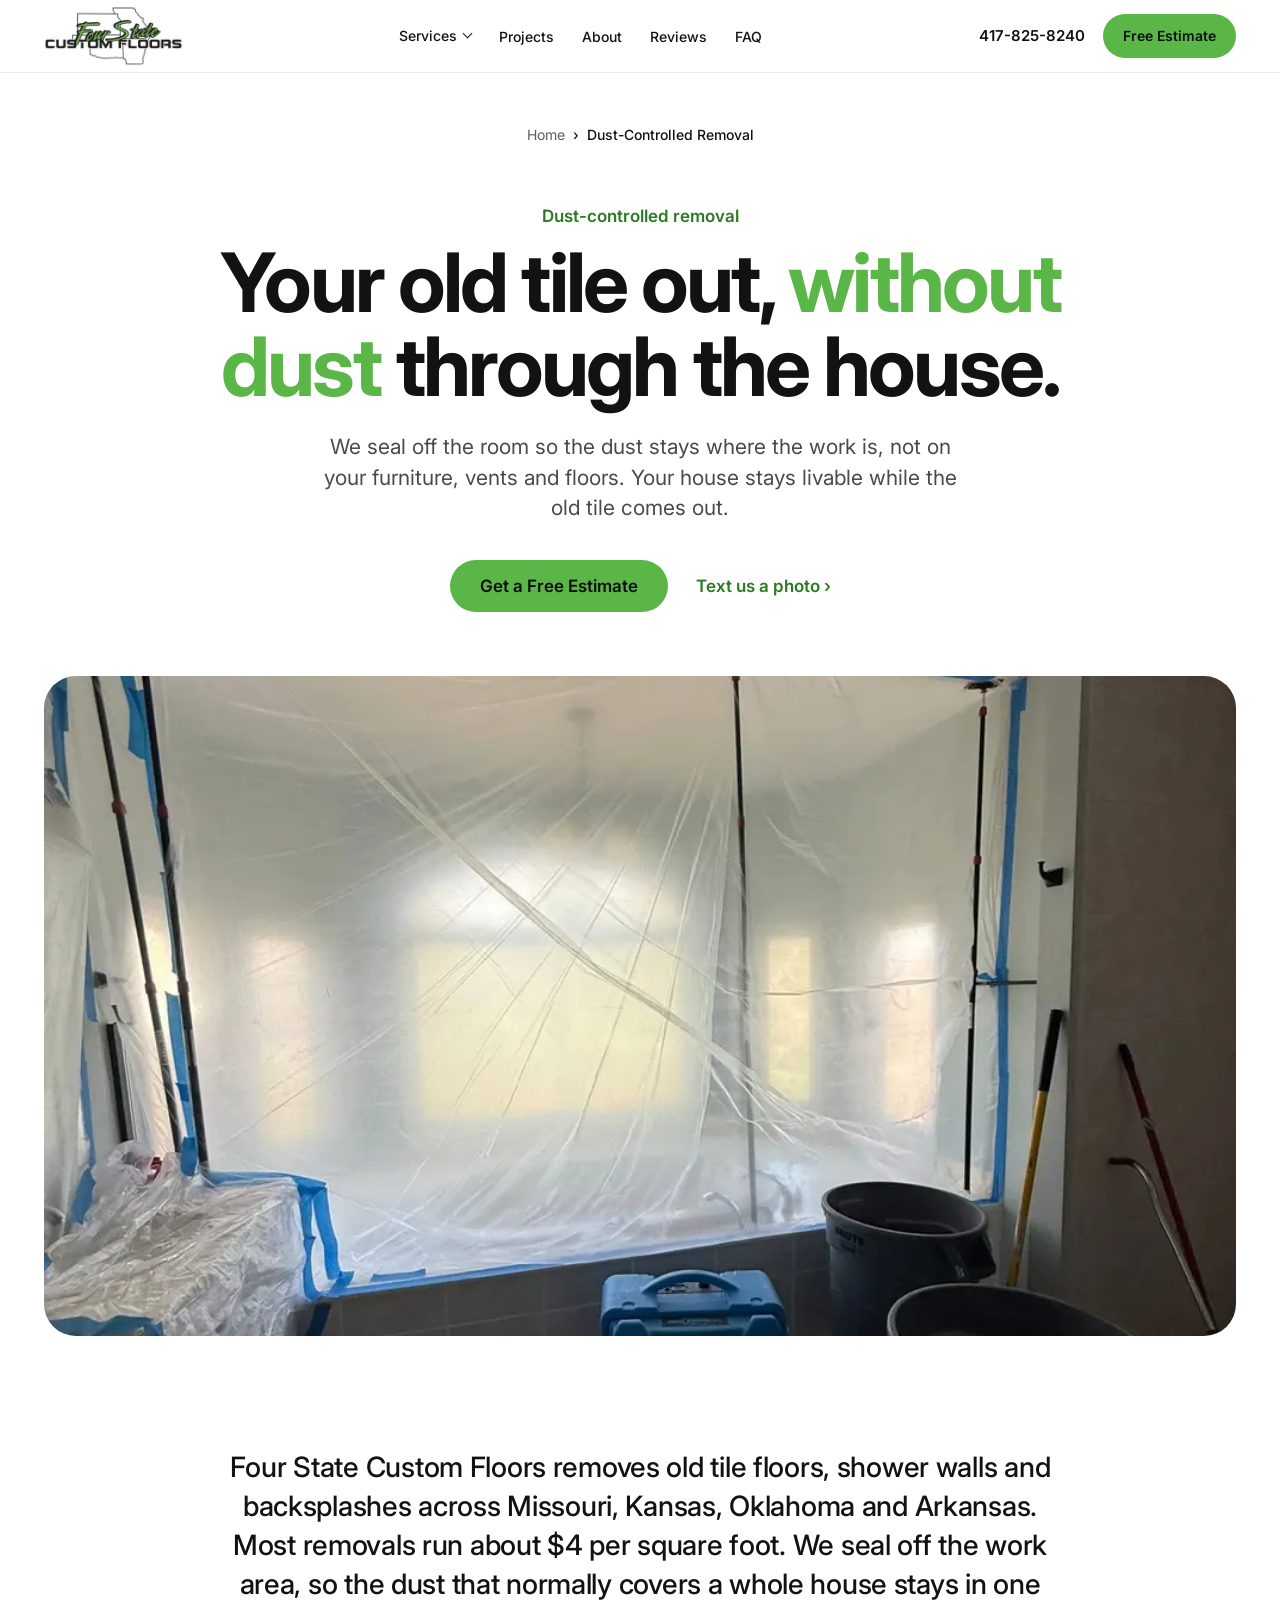
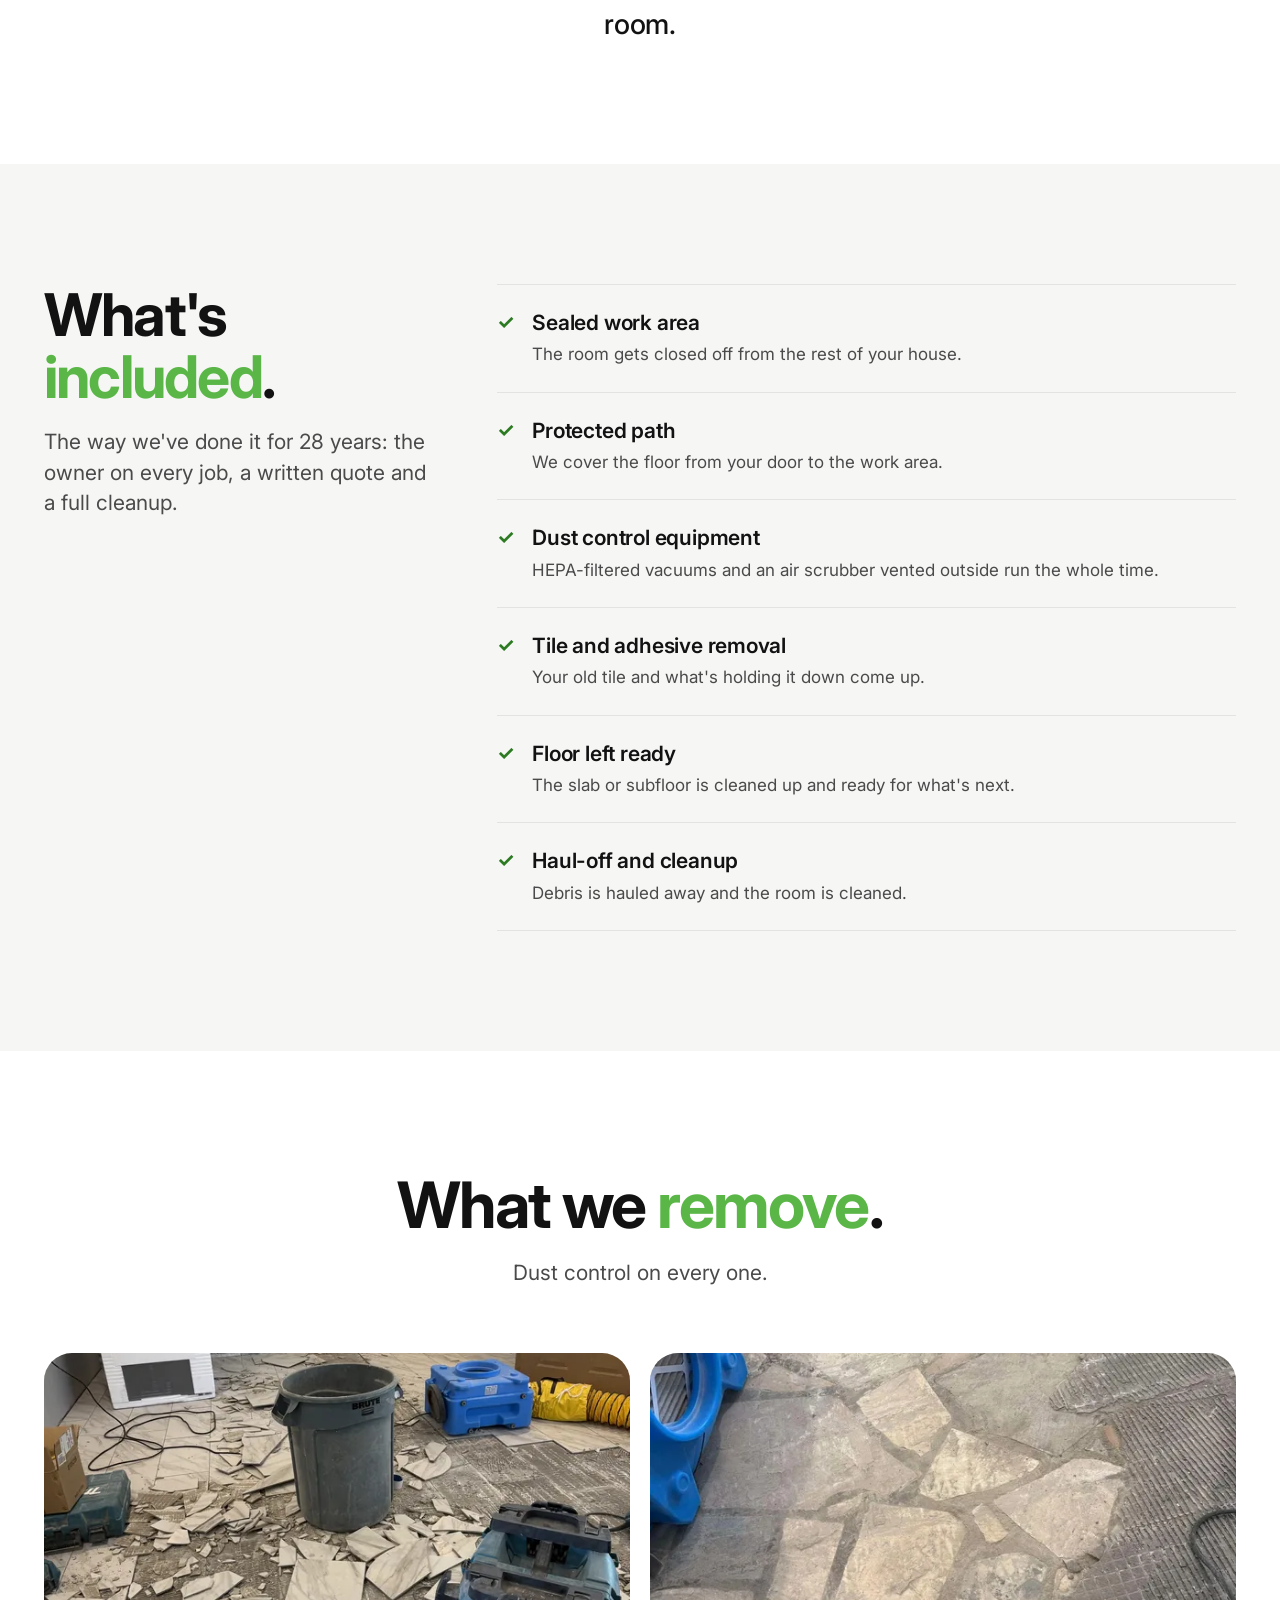
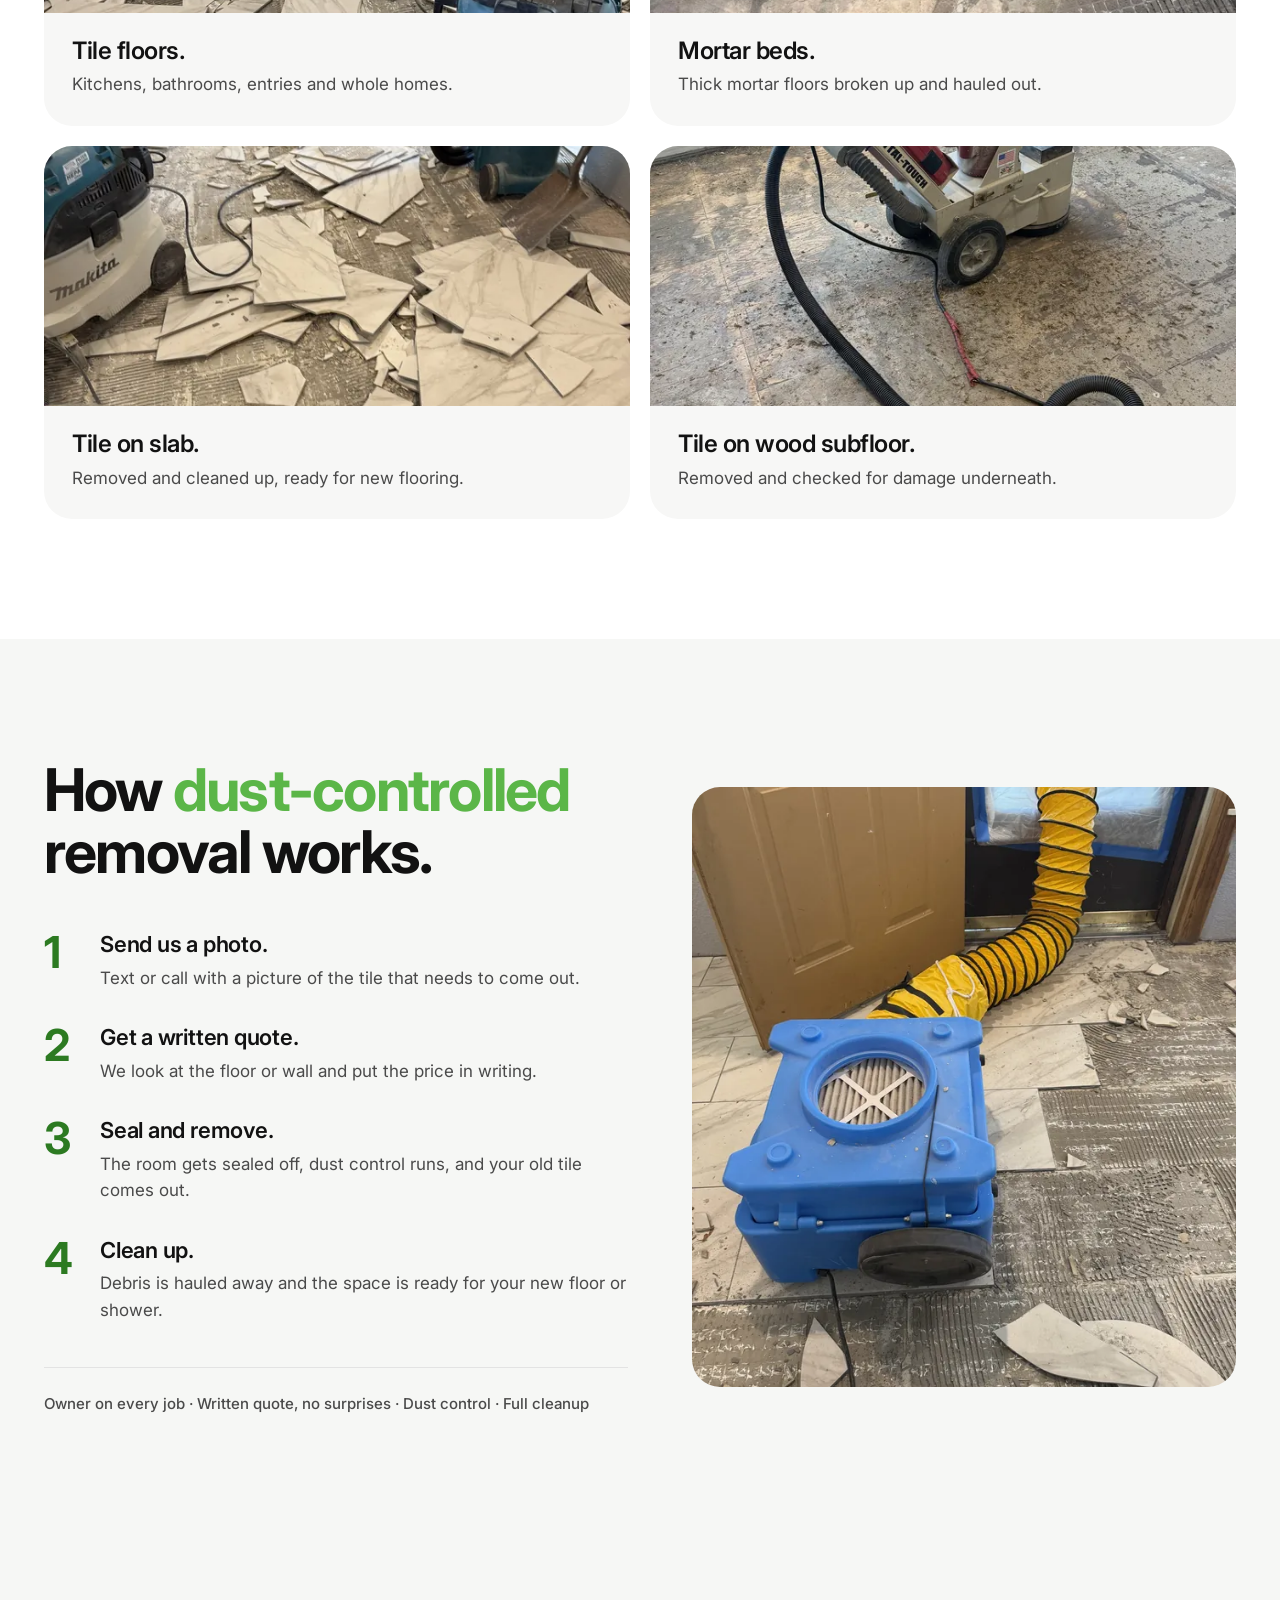
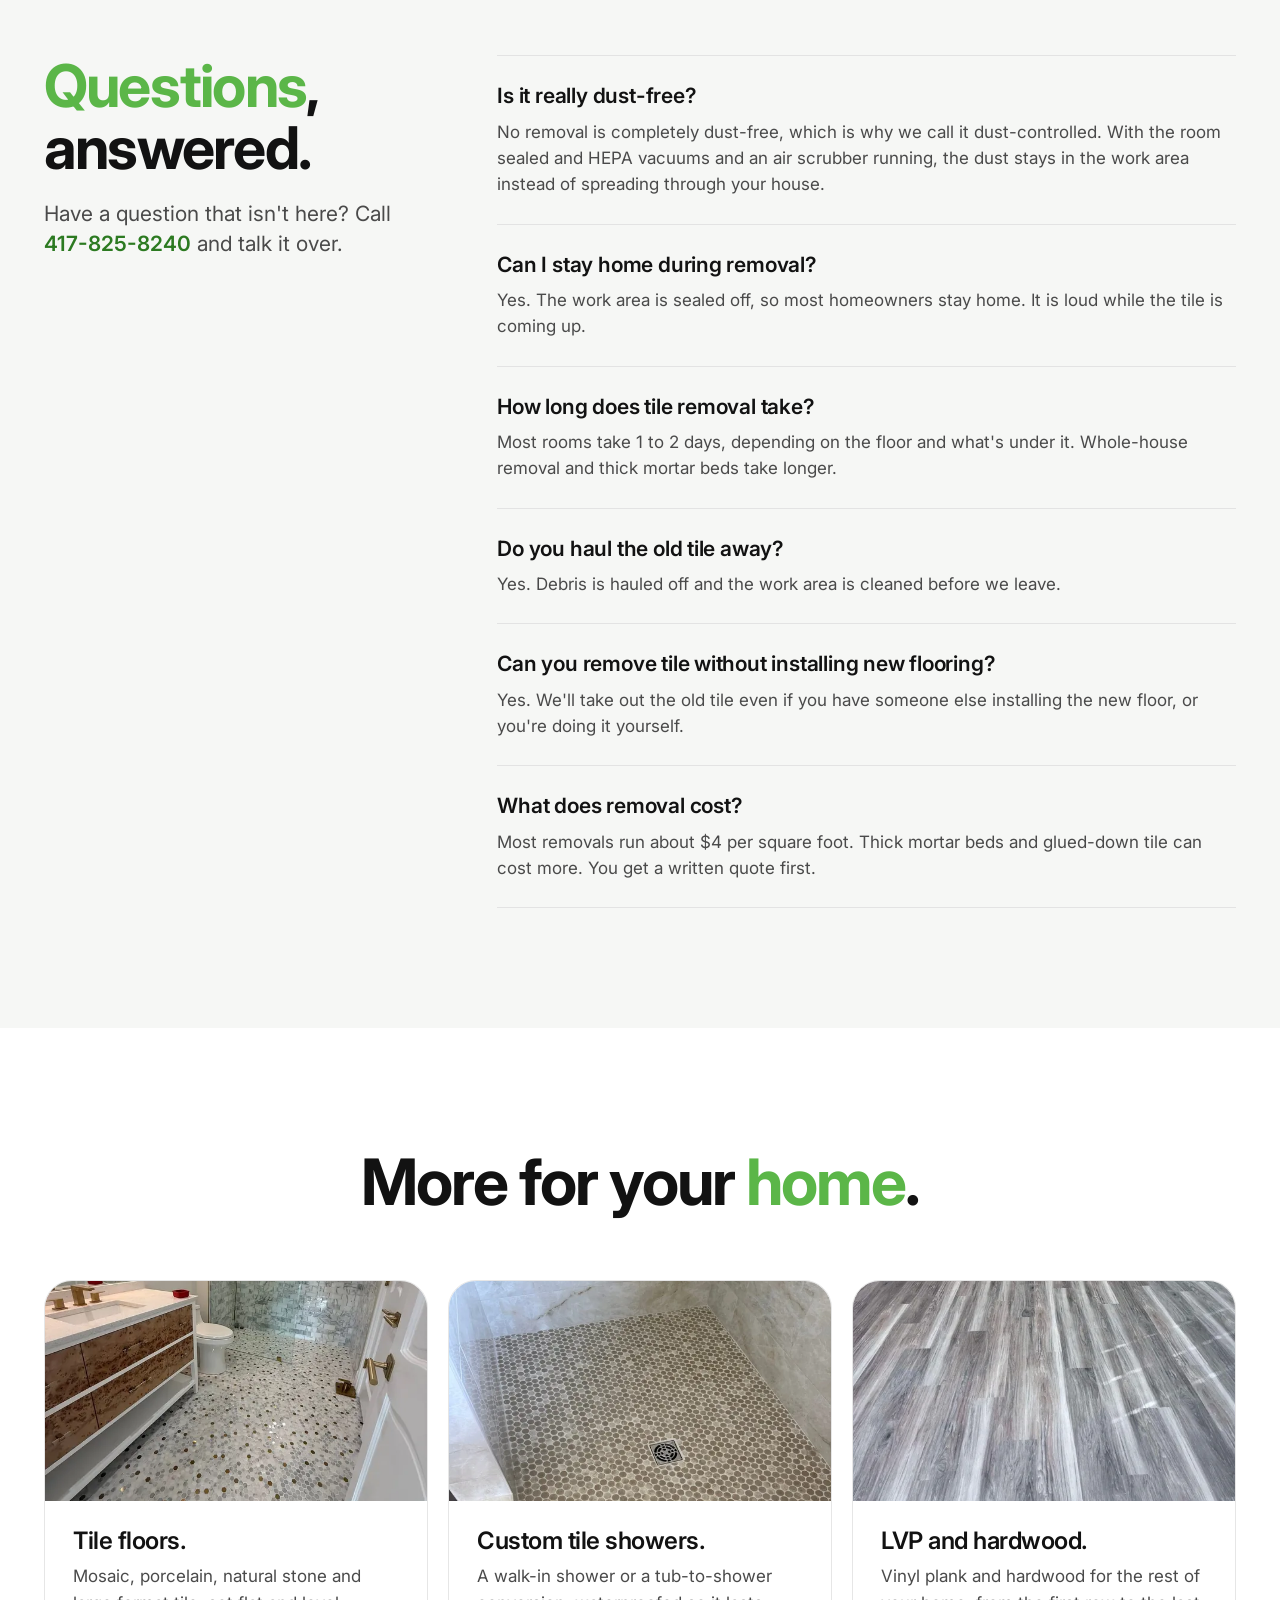
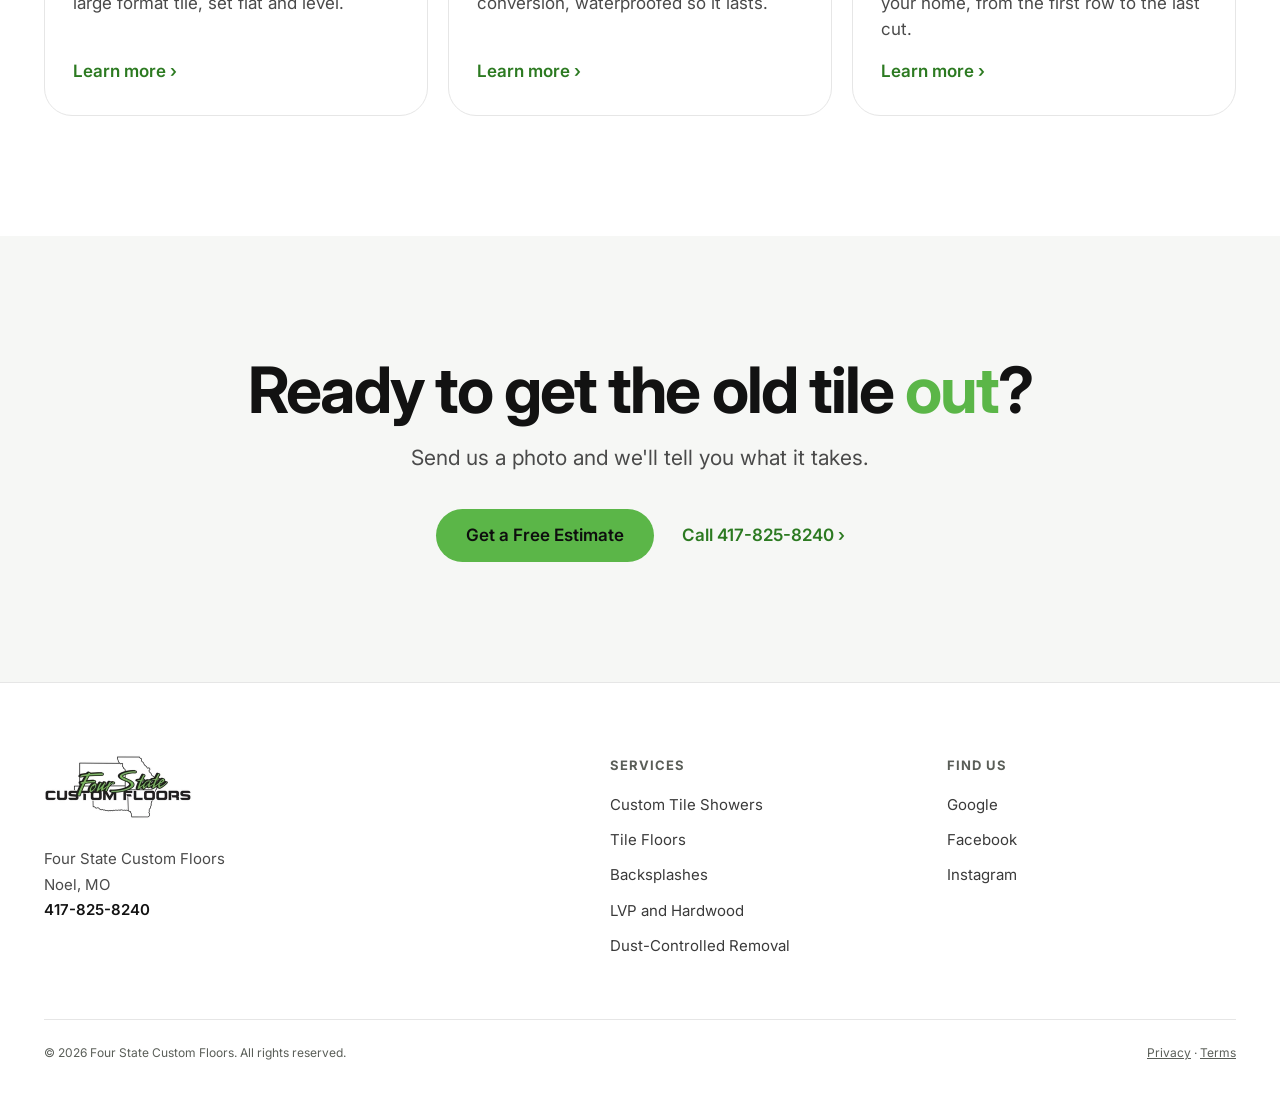
<file: dust-free-tile-removal/index.html>
<!doctype html>
<html lang="en">
<head>
  <meta charset="utf-8">
  <meta name="viewport" content="width=device-width, initial-scale=1">
  <!-- Google Analytics (GA4) -->
  <script async src="https://www.googletagmanager.com/gtag/js?id=G-JN1SCW7LQX"></script>
  <script>window.dataLayer=window.dataLayer||[];function gtag(){dataLayer.push(arguments);}gtag('js',new Date());gtag('config','G-JN1SCW7LQX');</script>
  <title>Dust-Controlled Tile Removal | Four State Custom Floors</title>
  <meta name="description" content="Old tile out for about $4 per sq ft, usually 1 to 2 days a room. Work area sealed off with HEPA dust control. Call 417-825-8240.">
  <link rel="canonical" href="https://www.fourstatecustomfloors.com/dust-free-tile-removal/">
  <link rel="icon" href="../favicon.ico" sizes="any">
  <link rel="icon" type="image/png" href="../assets/favicon-32.png">
  <link rel="apple-touch-icon" href="../assets/apple-touch-icon.png">
  <meta name="theme-color" content="#FFFFFF">

  <meta property="og:type" content="website">
  <meta property="og:title" content="Dust-Controlled Tile Removal | Four State Custom Floors">
  <meta property="og:description" content="Old tile out for about $4 per sq ft, usually 1 to 2 days a room. Work area sealed off with HEPA dust control. Call 417-825-8240.">
  <meta property="og:url" content="https://www.fourstatecustomfloors.com/dust-free-tile-removal/">
  <meta property="og:site_name" content="Four State Custom Floors">
  <!-- Share image: this page's hero photo, cropped to 1200x630 (assets/share-<slug>.jpg) -->
  <meta property="og:image" content="https://www.fourstatecustomfloors.com/assets/share-dust-free-tile-removal.jpg">
  <meta property="og:image:width" content="1200">
  <meta property="og:image:height" content="630">
  <meta property="og:image:alt" content="Bathroom sealed off with plastic sheeting and an air scrubber running during tile removal">
  <meta name="twitter:card" content="summary_large_image">
  <meta name="twitter:image" content="https://www.fourstatecustomfloors.com/assets/share-dust-free-tile-removal.jpg">

  <link rel="preconnect" href="https://fonts.googleapis.com">
  <link rel="preconnect" href="https://fonts.gstatic.com" crossorigin>
  <link href="https://fonts.googleapis.com/css2?family=Inter:wght@400;500;600;700&display=swap" rel="stylesheet">
  <link rel="stylesheet" href="../assets/styles.css?v=20261117b">

  <script type="application/ld+json">
{
  "@context": "https://schema.org",
  "@graph": [
    {
      "@type": "Service",
      "name": "Dust-Controlled Removal",
      "serviceType": "Dust-Controlled Removal",
      "url": "https://www.fourstatecustomfloors.com/dust-free-tile-removal/",
      "description": "Four State Custom Floors removes old tile floors, shower walls and backsplashes across Missouri, Kansas, Oklahoma and Arkansas. Most removals run about $4 per square foot. We seal off the work area, so the dust that normally covers a whole house stays in one room.",
      "provider": {
        "@type": "HomeAndConstructionBusiness",
        "@id": "https://www.fourstatecustomfloors.com/#business",
        "name": "Four State Custom Floors",
        "telephone": "+1-417-825-8240"
      },
      "areaServed": [
        {
          "@type": "State",
          "name": "Missouri"
        },
        {
          "@type": "State",
          "name": "Kansas"
        },
        {
          "@type": "State",
          "name": "Oklahoma"
        },
        {
          "@type": "State",
          "name": "Arkansas"
        }
      ]
    },
    {
      "@type": "BreadcrumbList",
      "itemListElement": [
        {
          "@type": "ListItem",
          "position": 1,
          "name": "Home",
          "item": "https://www.fourstatecustomfloors.com/"
        },
        {
          "@type": "ListItem",
          "position": 2,
          "name": "Dust-Controlled Removal",
          "item": "https://www.fourstatecustomfloors.com/dust-free-tile-removal/"
        }
      ]
    },
    {
      "@type": "FAQPage",
      "mainEntity": [
        {
          "@type": "Question",
          "name": "Is it really dust-free?",
          "acceptedAnswer": {
            "@type": "Answer",
            "text": "No removal is completely dust-free, which is why we call it dust-controlled. With the room sealed and HEPA vacuums and an air scrubber running, the dust stays in the work area instead of spreading through your house."
          }
        },
        {
          "@type": "Question",
          "name": "Can I stay home during removal?",
          "acceptedAnswer": {
            "@type": "Answer",
            "text": "Yes. The work area is sealed off, so most homeowners stay home. It is loud while the tile is coming up."
          }
        },
        {
          "@type": "Question",
          "name": "How long does tile removal take?",
          "acceptedAnswer": {
            "@type": "Answer",
            "text": "Most rooms take 1 to 2 days, depending on the floor and what's under it. Whole-house removal and thick mortar beds take longer."
          }
        },
        {
          "@type": "Question",
          "name": "Do you haul the old tile away?",
          "acceptedAnswer": {
            "@type": "Answer",
            "text": "Yes. Debris is hauled off and the work area is cleaned before we leave."
          }
        },
        {
          "@type": "Question",
          "name": "Can you remove tile without installing new flooring?",
          "acceptedAnswer": {
            "@type": "Answer",
            "text": "Yes. We'll take out the old tile even if you have someone else installing the new floor, or you're doing it yourself."
          }
        },
        {
          "@type": "Question",
          "name": "What does removal cost?",
          "acceptedAnswer": {
            "@type": "Answer",
            "text": "Most removals run about $4 per square foot. Thick mortar beds and glued-down tile can cost more. You get a written quote first."
          }
        }
      ]
    }
  ]
}
  </script>
</head>
<body>
  <a class="skip-link" href="#main">Skip to content</a>

  <!-- ===== Header ===== -->
  <header class="site-header">
    <div class="container header-inner">
      <a class="logo" href="../">
        <img src="../assets/four-state-logo.webp" alt="Four State Custom Floors" width="139" height="60">
      </a>

      <nav class="nav" aria-label="Main">
        <ul>
          <li class="has-drop">
            <a href="../#services" class="drop-toggle" aria-haspopup="true">Services<span class="caret" aria-hidden="true"></span></a>
            <div class="drop">
              <ul>
                <li><a href="../custom-tile-showers/">Custom Tile Showers<small>Our specialty</small></a></li>
                <li><a href="../tile-flooring/">Tile Floors</a></li>
                <li><a href="../backsplashes/">Backsplashes</a></li>
                <li><a href="../vinyl-plank-and-hardwood/">LVP and Hardwood</a></li>
                <li><a href="../dust-free-tile-removal/" aria-current="page">Dust-Controlled Removal</a></li>
              </ul>
              <a class="drop-all" href="../#services">See all services &rsaquo;</a>
            </div>
          </li>
          <li><a href="../#projects">Projects</a></li>
          <li><a href="../#about">About</a></li>
          <li><a href="../#reviews">Reviews</a></li>
          <li><a href="../#faq">FAQ</a></li>
        </ul>
      </nav>

      <div class="header-actions">
        <a class="header-phone desk-only" href="tel:+14178258240">417-825-8240</a>
        <a class="btn btn--sm desk-only" href="../#estimate">Free Estimate</a>
        <details class="menu">
          <summary aria-label="Open menu"><i></i></summary>
          <div class="menu-panel">
            <nav aria-label="Mobile">
              <details class="m-sub">
                <summary>Services<span class="caret" aria-hidden="true"></span></summary>
                <div class="m-sub-links">
                <a href="../custom-tile-showers/">Custom Tile Showers</a>
                <a href="../tile-flooring/">Tile Floors</a>
                <a href="../backsplashes/">Backsplashes</a>
                <a href="../vinyl-plank-and-hardwood/">LVP and Hardwood</a>
                <a href="../dust-free-tile-removal/" aria-current="page">Dust-Controlled Removal</a>
                <a class="m-sub-all" href="../#services">See all services &rsaquo;</a>
                </div>
              </details>
              <a href="../#projects">Projects</a>
              <a href="../#about">About</a>
              <a href="../#reviews">Reviews</a>
              <a href="../#faq">FAQ</a>
            </nav>
            <div class="menu-ctas">
              <a class="btn btn--block" href="../#estimate">Get a Free Estimate</a>
              <a class="btn btn--outline btn--block" href="tel:+14178258240">Call 417-825-8240</a>
            </div>
          </div>
        </details>
      </div>
    </div>
  </header>

  <main id="main">

    <!-- ===== Hero ===== -->
    <section class="hero page-hero">
      <div class="container">
        <nav class="crumbs" aria-label="Breadcrumb">
          <ol>
            <li><a href="../">Home</a></li>
            <li aria-current="page">Dust-Controlled Removal</li>
          </ol>
        </nav>
        <p class="eyebrow">Dust-controlled removal</p>
        <h1 class="h1">Your old tile out, <span class="accent">without dust</span> through the house.</h1>
        <p class="subhead">We seal off the room so the dust stays where the work is, not on your furniture, vents and floors. Your house stays livable while the old tile comes out.</p>
        <div class="cta-row">
          <a class="btn" href="../#estimate">Get a Free Estimate</a>
          <a class="link-cta" href="sms:+14178258240">Text us a photo&nbsp;›</a>
        </div>
        <div class="hero-photo ph has-img"><img src="../assets/photos/dust-control-containment-tile-removal-1000.webp" srcset="../assets/photos/dust-control-containment-tile-removal-640.webp 640w, ../assets/photos/dust-control-containment-tile-removal-800.webp 800w, ../assets/photos/dust-control-containment-tile-removal-1000.webp 1000w" sizes="(min-width: 1240px) 1192px, 100vw" width="1536" height="2048" alt="Bathroom sealed off with plastic sheeting and an air scrubber running during tile removal" style="object-position: 50% 45%" fetchpriority="high" decoding="async"></div>
      </div>
    </section>

    <!-- ===== Answer block ===== -->
    <section class="answer" aria-label="About this service">
      <div class="container">
        <p class="lead reveal">Four State Custom Floors removes old tile floors, shower walls and backsplashes across Missouri, Kansas, Oklahoma and Arkansas. Most removals run about $4 per square foot. We seal off the work area, so the dust that normally covers a whole house stays in one room.</p>
      </div>
    </section>

    <!-- ===== What's included ===== -->
    <section class="section band-soft" aria-labelledby="inc-h">
      <div class="container split split--top">
        <div class="faq-head reveal">
          <h2 class="h2 h2--split" id="inc-h">What&#x27;s <span class="accent">included</span>.</h2>
          <p class="subhead">The way we've done it for 28 years: the owner on every job, a written quote and a full cleanup.</p>
        </div>
        <ul class="check-list reveal">
          <li><span class="check" aria-hidden="true">✓</span><div><h3>Sealed work area</h3><p>The room gets closed off from the rest of your house.</p></div></li>
          <li><span class="check" aria-hidden="true">✓</span><div><h3>Protected path</h3><p>We cover the floor from your door to the work area.</p></div></li>
          <li><span class="check" aria-hidden="true">✓</span><div><h3>Dust control equipment</h3><p>HEPA-filtered vacuums and an air scrubber vented outside run the whole time.</p></div></li>
          <li><span class="check" aria-hidden="true">✓</span><div><h3>Tile and adhesive removal</h3><p>Your old tile and what&#x27;s holding it down come up.</p></div></li>
          <li><span class="check" aria-hidden="true">✓</span><div><h3>Floor left ready</h3><p>The slab or subfloor is cleaned up and ready for what&#x27;s next.</p></div></li>
          <li><span class="check" aria-hidden="true">✓</span><div><h3>Haul-off and cleanup</h3><p>Debris is hauled away and the room is cleaned.</p></div></li>
        </ul>
      </div>
    </section>

    <!-- ===== Options ===== -->
    <section class="section" aria-labelledby="opt-h">
      <div class="container">
        <div class="section-head reveal">
          <h2 class="h2" id="opt-h">What we <span class="accent">remove</span>.</h2>
          <p class="subhead">Dust control on every one.</p>
        </div>
        <div class="grid grid--two">
          <article class="bento-card bento-third reveal">
            <div class="ph has-img"><img src="../assets/photos/tile-removal-hepa-vacuums-living-room-1000.webp" srcset="../assets/photos/tile-removal-hepa-vacuums-living-room-640.webp 640w, ../assets/photos/tile-removal-hepa-vacuums-living-room-800.webp 800w, ../assets/photos/tile-removal-hepa-vacuums-living-room-1000.webp 1000w" sizes="(min-width: 900px) 30vw, 100vw" width="1932" height="2576" alt="Living room tile floor coming up with HEPA vacuums running" style="object-position: 50% 60%" loading="lazy" decoding="async"></div>
            <div class="bento-text"><h3 class="h3">Tile floors.</h3><p>Kitchens, bathrooms, entries and whole homes.</p></div>
          </article>
          <article class="bento-card bento-third reveal">
            <div class="ph has-img"><img src="../assets/photos/old-flagstone-mortar-bed-under-tile-1000.webp" srcset="../assets/photos/old-flagstone-mortar-bed-under-tile-640.webp 640w, ../assets/photos/old-flagstone-mortar-bed-under-tile-800.webp 800w, ../assets/photos/old-flagstone-mortar-bed-under-tile-1000.webp 1000w" sizes="(min-width: 900px) 30vw, 100vw" width="1080" height="1440" alt="Old flagstone and mortar bed uncovered under a tile floor during removal" style="object-position: 50% 50%" loading="lazy" decoding="async"></div>
            <div class="bento-text"><h3 class="h3">Mortar beds.</h3><p>Thick mortar floors broken up and hauled out.</p></div>
          </article>
          <article class="bento-card bento-third reveal">
            <div class="ph has-img"><img src="../assets/photos/tile-removal-down-to-slab-1000.webp" srcset="../assets/photos/tile-removal-down-to-slab-640.webp 640w, ../assets/photos/tile-removal-down-to-slab-800.webp 800w, ../assets/photos/tile-removal-down-to-slab-1000.webp 1000w" sizes="(min-width: 900px) 30vw, 100vw" width="1932" height="2576" alt="Old tile removed down to the slab, with a HEPA vacuum and plastic sealing the doorway" style="object-position: 50% 55%" loading="lazy" decoding="async"></div>
            <div class="bento-text"><h3 class="h3">Tile on slab.</h3><p>Removed and cleaned up, ready for new flooring.</p></div>
          </article>
          <article class="bento-card bento-third reveal">
            <div class="ph has-img"><img src="../assets/photos/floor-grinder-vacuum-wood-subfloor-1000.webp" srcset="../assets/photos/floor-grinder-vacuum-wood-subfloor-640.webp 640w, ../assets/photos/floor-grinder-vacuum-wood-subfloor-800.webp 800w, ../assets/photos/floor-grinder-vacuum-wood-subfloor-1000.webp 1000w" sizes="(min-width: 900px) 30vw, 100vw" width="1932" height="2576" alt="Floor grinder hooked to a dust vacuum, cleaning old adhesive off a wood subfloor" style="object-position: 50% 55%" loading="lazy" decoding="async"></div>
            <div class="bento-text"><h3 class="h3">Tile on wood subfloor.</h3><p>Removed and checked for damage underneath.</p></div>
          </article>
        </div>
      </div>
    </section>

    <!-- ===== Process ===== -->
    <section class="section band-soft" aria-labelledby="proc-h">
      <div class="container split">
        <div class="split-text reveal">
          <h2 class="h2 h2--split" id="proc-h">How <span class="accent">dust-controlled</span> removal works.</h2>
          <ol class="steps">
            <li class="step">
              <span class="step-num" aria-hidden="true">1</span>
              <div>
                <h3>Send us a photo.</h3>
                <p>Text or call with a picture of the tile that needs to come out.</p>
              </div>
            </li>
            <li class="step">
              <span class="step-num" aria-hidden="true">2</span>
              <div>
                <h3>Get a written quote.</h3>
                <p>We look at the floor or wall and put the price in writing.</p>
              </div>
            </li>
            <li class="step">
              <span class="step-num" aria-hidden="true">3</span>
              <div>
                <h3>Seal and remove.</h3>
                <p>The room gets sealed off, dust control runs, and your old tile comes out.</p>
              </div>
            </li>
            <li class="step">
              <span class="step-num" aria-hidden="true">4</span>
              <div>
                <h3>Clean up.</h3>
                <p>Debris is hauled away and the space is ready for your new floor or shower.</p>
              </div>
            </li>
          </ol>
          <p class="promise">Owner on every job · Written quote, no surprises · Dust control · Full cleanup</p>
        </div>
        <div class="split-media reveal">
          <div class="steps-photo ph has-img"><img src="../assets/photos/air-scrubber-vented-outside-during-demo-1000.webp" srcset="../assets/photos/air-scrubber-vented-outside-during-demo-640.webp 640w, ../assets/photos/air-scrubber-vented-outside-during-demo-800.webp 800w, ../assets/photos/air-scrubber-vented-outside-during-demo-1000.webp 1000w" sizes="(min-width: 900px) 45vw, 100vw" width="1932" height="2576" alt="Air scrubber with its exhaust duct vented out a sealed window during tile removal" style="object-position: 50% 55%" loading="lazy" decoding="async"></div>
        </div>
      </div>
    </section>

    <!-- ===== FAQ ===== -->
    <section class="section band-soft" id="faq">
      <div class="container split split--top">
        <div class="faq-head reveal">
          <h2 class="h2 h2--split"><span class="accent">Questions</span>, answered.</h2>
          <p class="subhead">Have a question that isn't here? Call <a class="link-cta" style="display:inline;font-size:inherit;white-space:nowrap" href="tel:+14178258240">417-825-8240</a> and talk it over.</p>
        </div>
        <div class="faq-list reveal">
          <div class="faq-item">
            <h3>Is it really dust-free?</h3>
            <p>No removal is completely dust-free, which is why we call it dust-controlled. With the room sealed and HEPA vacuums and an air scrubber running, the dust stays in the work area instead of spreading through your house.</p>
          </div>
          <div class="faq-item">
            <h3>Can I stay home during removal?</h3>
            <p>Yes. The work area is sealed off, so most homeowners stay home. It is loud while the tile is coming up.</p>
          </div>
          <div class="faq-item">
            <h3>How long does tile removal take?</h3>
            <p>Most rooms take 1 to 2 days, depending on the floor and what&#x27;s under it. Whole-house removal and thick mortar beds take longer.</p>
          </div>
          <div class="faq-item">
            <h3>Do you haul the old tile away?</h3>
            <p>Yes. Debris is hauled off and the work area is cleaned before we leave.</p>
          </div>
          <div class="faq-item">
            <h3>Can you remove tile without installing new flooring?</h3>
            <p>Yes. We&#x27;ll take out the old tile even if you have someone else installing the new floor, or you&#x27;re doing it yourself.</p>
          </div>
          <div class="faq-item">
            <h3>What does removal cost?</h3>
            <p>Most removals run about $4 per square foot. Thick mortar beds and glued-down tile can cost more. You get a written quote first.</p>
          </div>
        </div>
      </div>
    </section>

    <!-- ===== Related services ===== -->
    <section class="section" aria-labelledby="rel-h">
      <div class="container">
        <div class="section-head reveal">
          <h2 class="h2" id="rel-h">More for your <span class="accent">home</span>.</h2>
        </div>
        <div class="grid">
          <a class="card-link svc reveal" href="../tile-flooring/">
            <div class="ph has-img"><img src="../assets/photos/hex-mosaic-bathroom-floor-walk-in-shower-1000.webp" srcset="../assets/photos/hex-mosaic-bathroom-floor-walk-in-shower-640.webp 640w, ../assets/photos/hex-mosaic-bathroom-floor-walk-in-shower-800.webp 800w, ../assets/photos/hex-mosaic-bathroom-floor-walk-in-shower-1000.webp 1000w" sizes="(min-width: 900px) 30vw, 100vw" width="1536" height="2048" alt="Bathroom floor in white and gray hex mosaic with brass accent tiles" style="object-position: 50% 75%" loading="lazy" decoding="async"></div>
            <div class="card-body">
              <h3 class="h3">Tile floors.</h3>
              <p>Mosaic, porcelain, natural stone and large format tile, set flat and level.</p>
              <span class="more">Learn more ›</span>
            </div>
          </a>
          <a class="card-link svc reveal" href="../custom-tile-showers/">
            <div class="ph has-img"><img src="../assets/photos/penny-tile-shower-floor-marble-look-walls-1536.webp" srcset="../assets/photos/penny-tile-shower-floor-marble-look-walls-640.webp 640w, ../assets/photos/penny-tile-shower-floor-marble-look-walls-800.webp 800w, ../assets/photos/penny-tile-shower-floor-marble-look-walls-1000.webp 1000w, ../assets/photos/penny-tile-shower-floor-marble-look-walls-1536.webp 1536w" sizes="(min-width: 900px) 30vw, 100vw" width="1536" height="2048" alt="Custom walk-in shower with a penny tile floor sloped to a square drain, marble-look wall tile and a tiled curb" style="object-position: 50% 22%" loading="lazy" decoding="async"></div>
            <div class="card-body">
              <h3 class="h3">Custom tile showers.</h3>
              <p>A walk-in shower or a tub-to-shower conversion, waterproofed so it lasts.</p>
              <span class="more">Learn more ›</span>
            </div>
          </a>
          <a class="card-link svc reveal" href="../vinyl-plank-and-hardwood/">
            <div class="ph has-img"><img src="../assets/photos/gray-wood-look-lvp-floor-bedroom-1440.webp" srcset="../assets/photos/gray-wood-look-lvp-floor-bedroom-640.webp 640w, ../assets/photos/gray-wood-look-lvp-floor-bedroom-800.webp 800w, ../assets/photos/gray-wood-look-lvp-floor-bedroom-1000.webp 1000w, ../assets/photos/gray-wood-look-lvp-floor-bedroom-1440.webp 1440w" sizes="(min-width: 900px) 30vw, 100vw" width="1440" height="750" alt="Gray wood-look vinyl plank floor with staggered seams across a bedroom" style="object-position: 50% 50%" loading="lazy" decoding="async"></div>
            <div class="card-body">
              <h3 class="h3">LVP and hardwood.</h3>
              <p>Vinyl plank and hardwood for the rest of your home, from the first row to the last cut.</p>
              <span class="more">Learn more ›</span>
            </div>
          </a>
        </div>
      </div>
    </section>

    <!-- ===== Final CTA ===== -->
    <section class="section band-soft final-cta">
      <div class="container">
        <div class="section-head reveal">
          <h2 class="h2">Ready to get the old tile <span class="accent">out</span>?</h2>
          <p class="subhead">Send us a photo and we&#x27;ll tell you what it takes.</p>
        </div>
        <div class="cta-row reveal">
          <a class="btn" href="../#estimate">Get a Free Estimate</a>
          <a class="link-cta" href="tel:+14178258240">Call 417-825-8240&nbsp;›</a>
        </div>
      </div>
    </section>
  </main>

  <!-- ===== Footer ===== -->
  <footer class="site-footer">
    <div class="container">
      <div class="footer-top">
        <div class="footer-brand">
          <a class="logo" href="../">
            <img src="../assets/four-state-logo.webp" alt="Four State Custom Floors" width="148" height="64" loading="lazy">
          </a>
          <address class="nap">
            Four State Custom Floors<br>
            Noel, MO<br>
            <a href="tel:+14178258240">417-825-8240</a>
          </address>
        </div>
        <nav class="footer-col" aria-label="Services">
          <h2>Services</h2>
          <ul>
            <li><a href="../custom-tile-showers/">Custom Tile Showers</a></li>
            <li><a href="../tile-flooring/">Tile Floors</a></li>
            <li><a href="../backsplashes/">Backsplashes</a></li>
            <li><a href="../vinyl-plank-and-hardwood/">LVP and Hardwood</a></li>
            <li><a href="../dust-free-tile-removal/">Dust-Controlled Removal</a></li>
          </ul>
        </nav>
        <nav class="footer-col" aria-label="Find us">
          <h2>Find us</h2>
          <ul>
            <li><a href="https://maps.app.goo.gl/QmneSirVp7D9XJJp6" target="_blank" rel="noopener">Google</a></li>
            <li><a href="https://www.facebook.com/fourstatecustomfloors" target="_blank" rel="noopener">Facebook</a></li>
            <li><a href="https://www.instagram.com/four_state_custom_floors" target="_blank" rel="noopener">Instagram</a></li>
          </ul>
        </nav>
      </div>
      <div class="footer-bottom fine">
        <span>© 2026 Four State Custom Floors. All rights reserved.</span>
        <span><a href="../privacy/">Privacy</a> · <a href="../terms/">Terms</a></span>
      </div>
    </div>
  </footer>

  <!-- ===== Mobile sticky bar ===== -->
  <div class="mobile-bar">
    <a class="btn btn--outline" href="tel:+14178258240">Call now</a>
    <a class="btn" href="../#estimate">Free Estimate</a>
  </div>

  <script src="../assets/main.js?v=20261117b" defer></script>
</body>
</html>
</file>
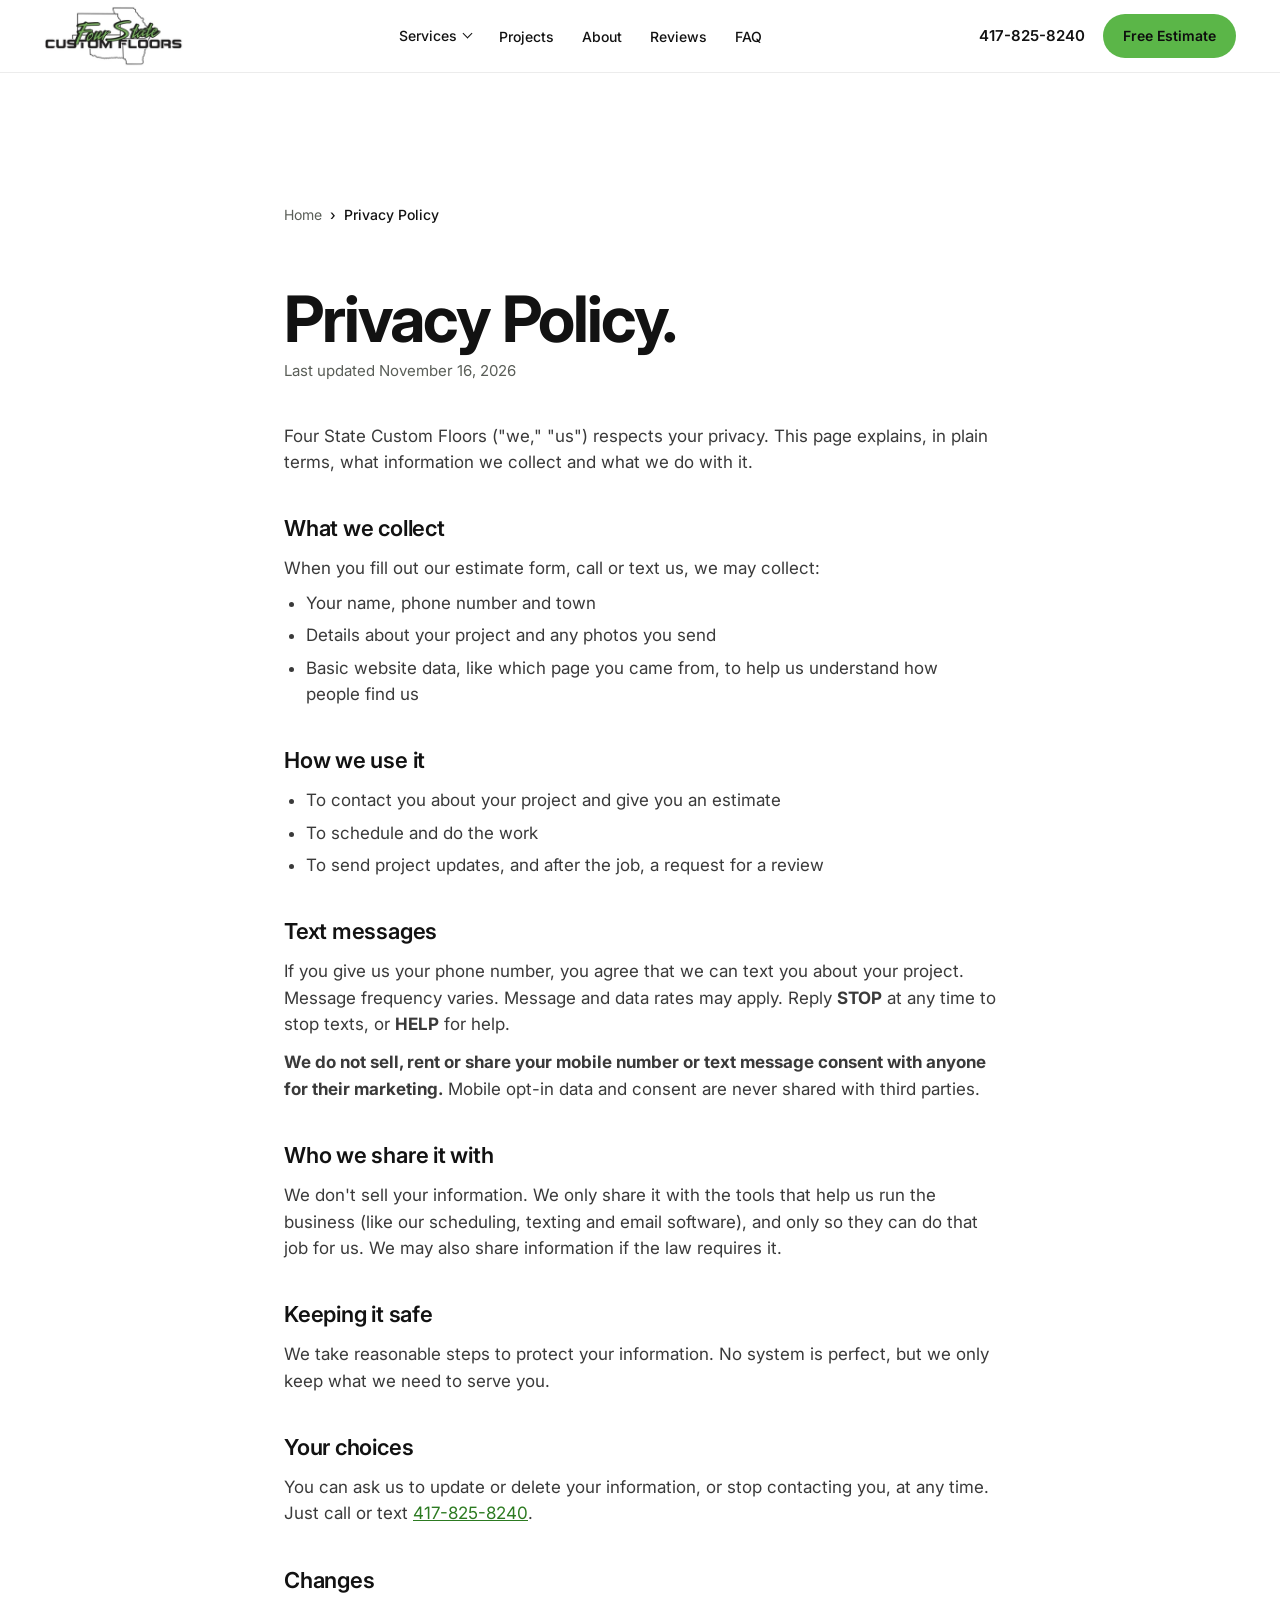
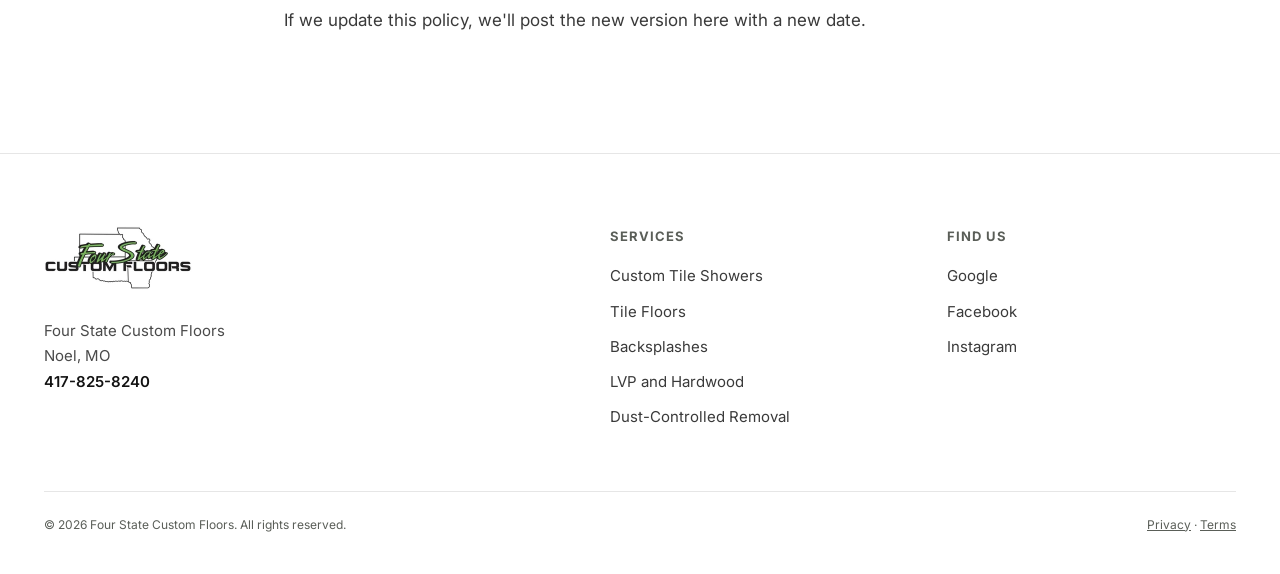
<file: privacy/index.html>
<!doctype html>
<html lang="en">
<head>
  <meta charset="utf-8">
  <meta name="viewport" content="width=device-width, initial-scale=1">
  <!-- Google Analytics (GA4) -->
  <script async src="https://www.googletagmanager.com/gtag/js?id=G-JN1SCW7LQX"></script>
  <script>window.dataLayer=window.dataLayer||[];function gtag(){dataLayer.push(arguments);}gtag('js',new Date());gtag('config','G-JN1SCW7LQX');</script>
  <title>Privacy Policy | Four State Custom Floors</title>
  <meta name="description" content="How Four State Custom Floors collects, uses and protects your information, including text messages.">
  <link rel="canonical" href="https://www.fourstatecustomfloors.com/privacy/">
  <link rel="icon" href="../favicon.ico" sizes="any">
  <link rel="icon" type="image/png" href="../assets/favicon-32.png">
  <link rel="apple-touch-icon" href="../assets/apple-touch-icon.png">
  <meta name="theme-color" content="#FFFFFF">
  <link rel="preconnect" href="https://fonts.googleapis.com">
  <link rel="preconnect" href="https://fonts.gstatic.com" crossorigin>
  <link href="https://fonts.googleapis.com/css2?family=Inter:wght@400;500;600;700&display=swap" rel="stylesheet">
  <link rel="stylesheet" href="../assets/styles.css?v=20261117b">
</head>
<body>
  <a class="skip-link" href="#main">Skip to content</a>

  <!-- ===== Header ===== -->
  <header class="site-header">
    <div class="container header-inner">
      <a class="logo" href="../">
        <img src="../assets/four-state-logo.webp" alt="Four State Custom Floors" width="139" height="60">
      </a>

      <nav class="nav" aria-label="Main">
        <ul>
          <li class="has-drop">
            <a href="../#services" class="drop-toggle" aria-haspopup="true">Services<span class="caret" aria-hidden="true"></span></a>
            <div class="drop">
              <ul>
                <li><a href="../custom-tile-showers/">Custom Tile Showers<small>Our specialty</small></a></li>
                <li><a href="../tile-flooring/">Tile Floors</a></li>
                <li><a href="../backsplashes/">Backsplashes</a></li>
                <li><a href="../vinyl-plank-and-hardwood/">LVP and Hardwood</a></li>
                <li><a href="../dust-free-tile-removal/">Dust-Controlled Removal</a></li>
              </ul>
              <a class="drop-all" href="../#services">See all services &rsaquo;</a>
            </div>
          </li>
          <li><a href="../#projects">Projects</a></li>
          <li><a href="../#about">About</a></li>
          <li><a href="../#reviews">Reviews</a></li>
          <li><a href="../#faq">FAQ</a></li>
        </ul>
      </nav>

      <div class="header-actions">
        <a class="header-phone desk-only" href="tel:+14178258240">417-825-8240</a>
        <a class="btn btn--sm desk-only" href="../#estimate">Free Estimate</a>
        <details class="menu">
          <summary aria-label="Open menu"><i></i></summary>
          <div class="menu-panel">
            <nav aria-label="Mobile">
              <details class="m-sub">
                <summary>Services<span class="caret" aria-hidden="true"></span></summary>
                <div class="m-sub-links">
                <a href="../custom-tile-showers/">Custom Tile Showers</a>
                <a href="../tile-flooring/">Tile Floors</a>
                <a href="../backsplashes/">Backsplashes</a>
                <a href="../vinyl-plank-and-hardwood/">LVP and Hardwood</a>
                <a href="../dust-free-tile-removal/">Dust-Controlled Removal</a>
                <a class="m-sub-all" href="../#services">See all services &rsaquo;</a>
                </div>
              </details>
              <a href="../#projects">Projects</a>
              <a href="../#about">About</a>
              <a href="../#reviews">Reviews</a>
              <a href="../#faq">FAQ</a>
            </nav>
            <div class="menu-ctas">
              <a class="btn btn--block" href="../#estimate">Get a Free Estimate</a>
              <a class="btn btn--outline btn--block" href="tel:+14178258240">Call 417-825-8240</a>
            </div>
          </div>
        </details>
      </div>
    </div>
  </header>

  <main id="main">
    <section class="section legal">
      <div class="container">
        <nav class="crumbs" aria-label="Breadcrumb">
          <ol>
            <li><a href="../">Home</a></li>
            <li aria-current="page">Privacy Policy</li>
          </ol>
        </nav>
        <h1 class="h2">Privacy Policy.</h1>
        <p class="caption">Last updated November 16, 2026</p>
        <div class="legal-body">

<p>Four State Custom Floors ("we," "us") respects your privacy. This page explains, in plain terms, what information we collect and what we do with it.</p>

<h2>What we collect</h2>
<p>When you fill out our estimate form, call or text us, we may collect:</p>
<ul>
  <li>Your name, phone number and town</li>
  <li>Details about your project and any photos you send</li>
  <li>Basic website data, like which page you came from, to help us understand how people find us</li>
</ul>

<h2>How we use it</h2>
<ul>
  <li>To contact you about your project and give you an estimate</li>
  <li>To schedule and do the work</li>
  <li>To send project updates, and after the job, a request for a review</li>
</ul>

<h2>Text messages</h2>
<p>If you give us your phone number, you agree that we can text you about your project. Message frequency varies. Message and data rates may apply. Reply <b>STOP</b> at any time to stop texts, or <b>HELP</b> for help.</p>
<p><b>We do not sell, rent or share your mobile number or text message consent with anyone for their marketing.</b> Mobile opt-in data and consent are never shared with third parties.</p>

<h2>Who we share it with</h2>
<p>We don't sell your information. We only share it with the tools that help us run the business (like our scheduling, texting and email software), and only so they can do that job for us. We may also share information if the law requires it.</p>

<h2>Keeping it safe</h2>
<p>We take reasonable steps to protect your information. No system is perfect, but we only keep what we need to serve you.</p>

<h2>Your choices</h2>
<p>You can ask us to update or delete your information, or stop contacting you, at any time. Just call or text <a href="tel:+14178258240">417-825-8240</a>.</p>

<h2>Changes</h2>
<p>If we update this policy, we'll post the new version here with a new date.</p>

        </div>
      </div>
    </section>
  </main>

  <!-- ===== Footer ===== -->
  <footer class="site-footer">
    <div class="container">
      <div class="footer-top">
        <div class="footer-brand">
          <a class="logo" href="../">
            <img src="../assets/four-state-logo.webp" alt="Four State Custom Floors" width="148" height="64" loading="lazy">
          </a>
          <address class="nap">
            Four State Custom Floors<br>
            Noel, MO<br>
            <a href="tel:+14178258240">417-825-8240</a>
          </address>
        </div>
        <nav class="footer-col" aria-label="Services">
          <h2>Services</h2>
          <ul>
            <li><a href="../custom-tile-showers/">Custom Tile Showers</a></li>
            <li><a href="../tile-flooring/">Tile Floors</a></li>
            <li><a href="../backsplashes/">Backsplashes</a></li>
            <li><a href="../vinyl-plank-and-hardwood/">LVP and Hardwood</a></li>
            <li><a href="../dust-free-tile-removal/">Dust-Controlled Removal</a></li>
          </ul>
        </nav>
        <nav class="footer-col" aria-label="Find us">
          <h2>Find us</h2>
          <ul>
            <li><a href="https://maps.app.goo.gl/QmneSirVp7D9XJJp6" target="_blank" rel="noopener">Google</a></li>
            <li><a href="https://www.facebook.com/fourstatecustomfloors" target="_blank" rel="noopener">Facebook</a></li>
            <li><a href="https://www.instagram.com/four_state_custom_floors" target="_blank" rel="noopener">Instagram</a></li>
          </ul>
        </nav>
      </div>
      <div class="footer-bottom fine">
        <span>© 2026 Four State Custom Floors. All rights reserved.</span>
        <span><a href="../privacy/">Privacy</a> · <a href="../terms/">Terms</a></span>
      </div>
    </div>
  </footer>

  <!-- ===== Mobile sticky bar ===== -->
  <div class="mobile-bar">
    <a class="btn btn--outline" href="tel:+14178258240">Call now</a>
    <a class="btn" href="../#estimate">Free Estimate</a>
  </div>

  <script src="../assets/main.js?v=20261117b" defer></script>
</body>
</html>
</file>
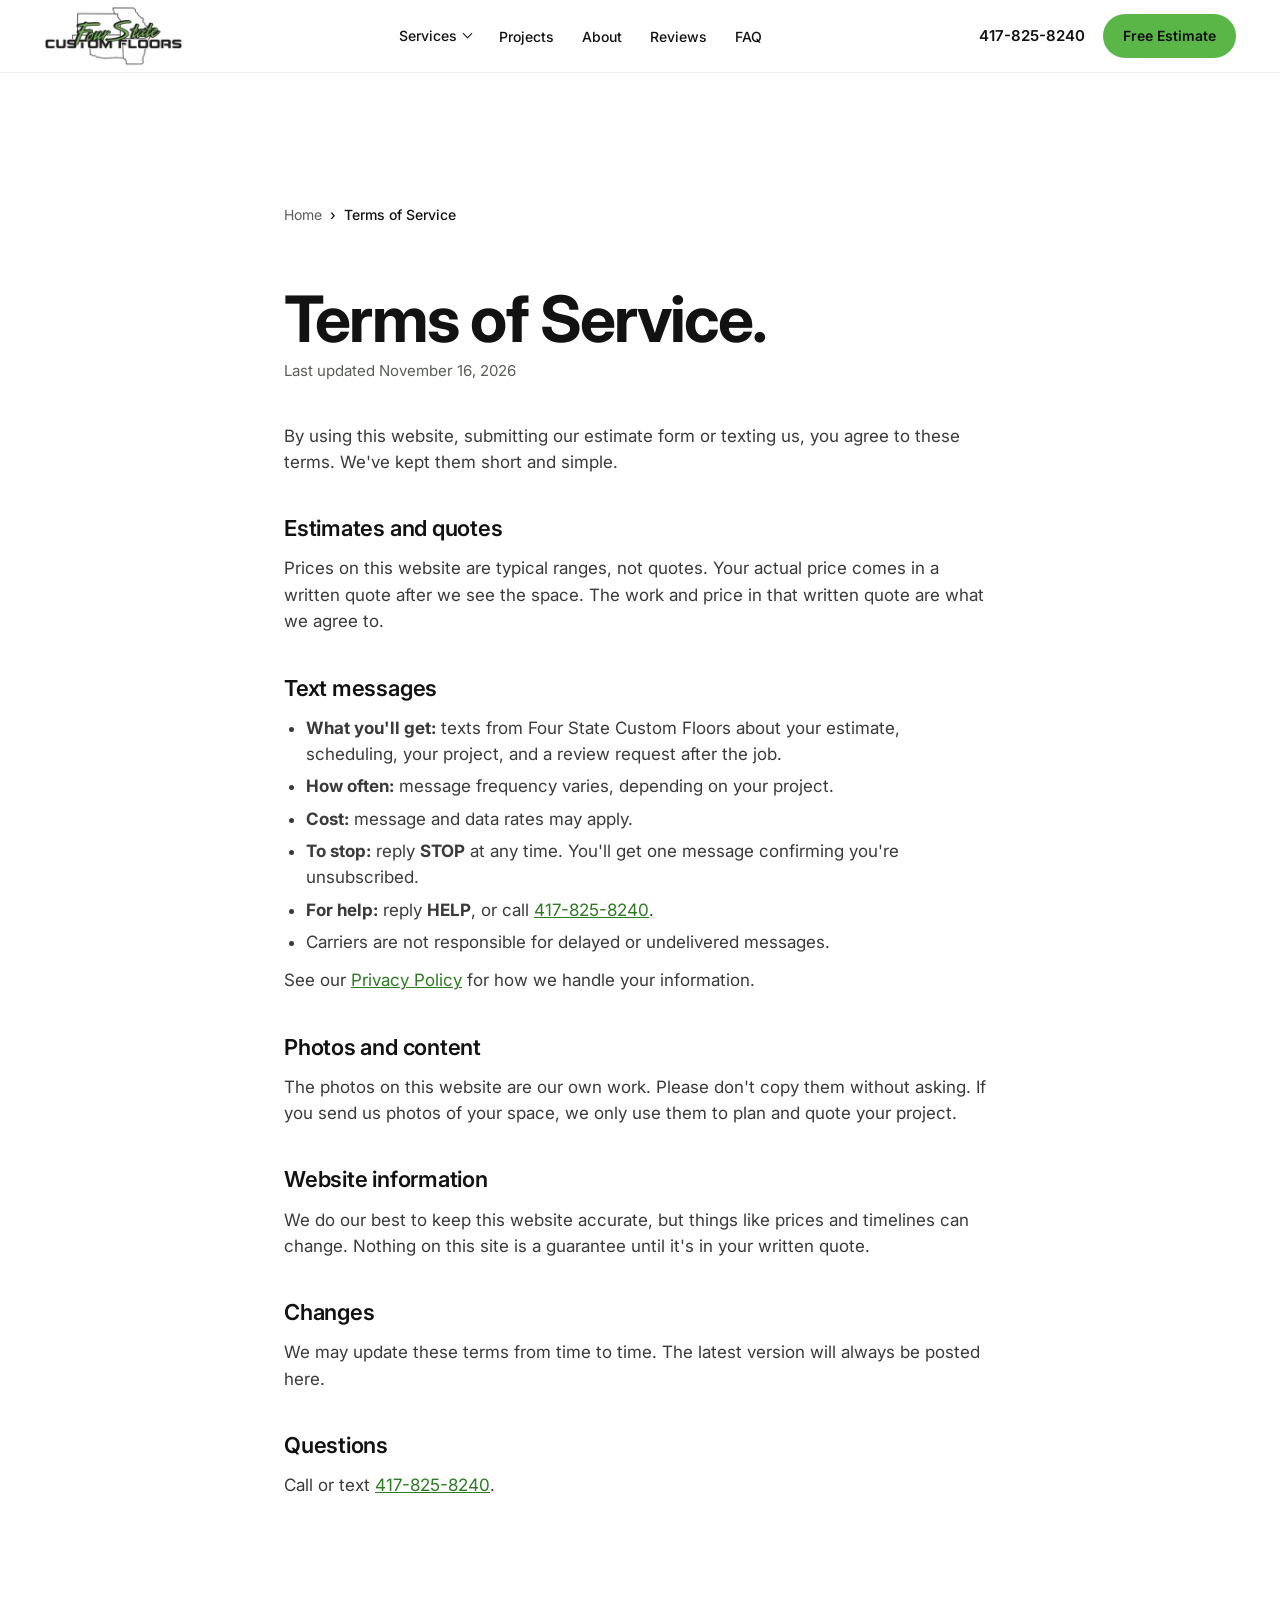
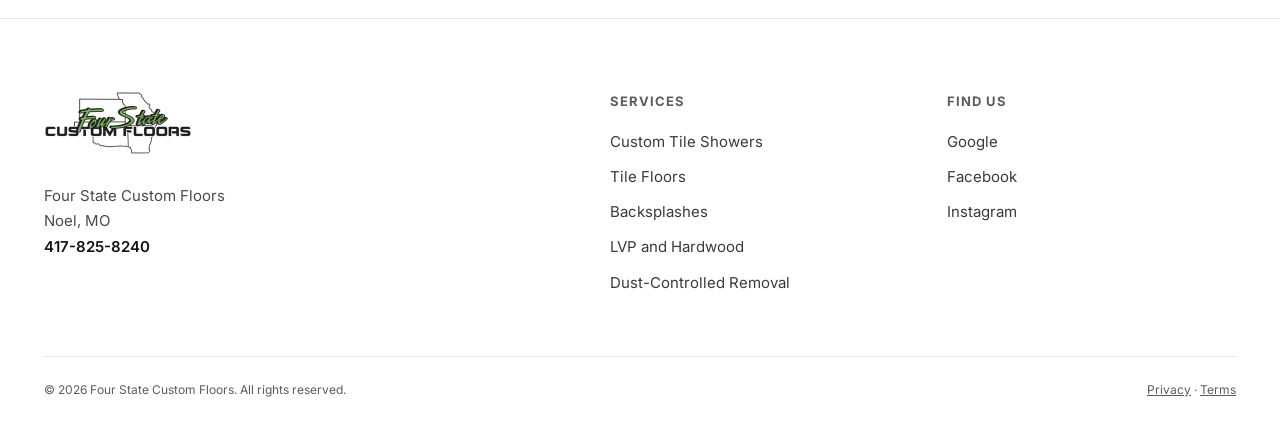
<file: terms/index.html>
<!doctype html>
<html lang="en">
<head>
  <meta charset="utf-8">
  <meta name="viewport" content="width=device-width, initial-scale=1">
  <!-- Google Analytics (GA4) -->
  <script async src="https://www.googletagmanager.com/gtag/js?id=G-JN1SCW7LQX"></script>
  <script>window.dataLayer=window.dataLayer||[];function gtag(){dataLayer.push(arguments);}gtag('js',new Date());gtag('config','G-JN1SCW7LQX');</script>
  <title>Terms of Service | Four State Custom Floors</title>
  <meta name="description" content="Terms for using the Four State Custom Floors website, estimates and text messages.">
  <link rel="canonical" href="https://www.fourstatecustomfloors.com/terms/">
  <link rel="icon" href="../favicon.ico" sizes="any">
  <link rel="icon" type="image/png" href="../assets/favicon-32.png">
  <link rel="apple-touch-icon" href="../assets/apple-touch-icon.png">
  <meta name="theme-color" content="#FFFFFF">
  <link rel="preconnect" href="https://fonts.googleapis.com">
  <link rel="preconnect" href="https://fonts.gstatic.com" crossorigin>
  <link href="https://fonts.googleapis.com/css2?family=Inter:wght@400;500;600;700&display=swap" rel="stylesheet">
  <link rel="stylesheet" href="../assets/styles.css?v=20261117b">
</head>
<body>
  <a class="skip-link" href="#main">Skip to content</a>

  <!-- ===== Header ===== -->
  <header class="site-header">
    <div class="container header-inner">
      <a class="logo" href="../">
        <img src="../assets/four-state-logo.webp" alt="Four State Custom Floors" width="139" height="60">
      </a>

      <nav class="nav" aria-label="Main">
        <ul>
          <li class="has-drop">
            <a href="../#services" class="drop-toggle" aria-haspopup="true">Services<span class="caret" aria-hidden="true"></span></a>
            <div class="drop">
              <ul>
                <li><a href="../custom-tile-showers/">Custom Tile Showers<small>Our specialty</small></a></li>
                <li><a href="../tile-flooring/">Tile Floors</a></li>
                <li><a href="../backsplashes/">Backsplashes</a></li>
                <li><a href="../vinyl-plank-and-hardwood/">LVP and Hardwood</a></li>
                <li><a href="../dust-free-tile-removal/">Dust-Controlled Removal</a></li>
              </ul>
              <a class="drop-all" href="../#services">See all services &rsaquo;</a>
            </div>
          </li>
          <li><a href="../#projects">Projects</a></li>
          <li><a href="../#about">About</a></li>
          <li><a href="../#reviews">Reviews</a></li>
          <li><a href="../#faq">FAQ</a></li>
        </ul>
      </nav>

      <div class="header-actions">
        <a class="header-phone desk-only" href="tel:+14178258240">417-825-8240</a>
        <a class="btn btn--sm desk-only" href="../#estimate">Free Estimate</a>
        <details class="menu">
          <summary aria-label="Open menu"><i></i></summary>
          <div class="menu-panel">
            <nav aria-label="Mobile">
              <details class="m-sub">
                <summary>Services<span class="caret" aria-hidden="true"></span></summary>
                <div class="m-sub-links">
                <a href="../custom-tile-showers/">Custom Tile Showers</a>
                <a href="../tile-flooring/">Tile Floors</a>
                <a href="../backsplashes/">Backsplashes</a>
                <a href="../vinyl-plank-and-hardwood/">LVP and Hardwood</a>
                <a href="../dust-free-tile-removal/">Dust-Controlled Removal</a>
                <a class="m-sub-all" href="../#services">See all services &rsaquo;</a>
                </div>
              </details>
              <a href="../#projects">Projects</a>
              <a href="../#about">About</a>
              <a href="../#reviews">Reviews</a>
              <a href="../#faq">FAQ</a>
            </nav>
            <div class="menu-ctas">
              <a class="btn btn--block" href="../#estimate">Get a Free Estimate</a>
              <a class="btn btn--outline btn--block" href="tel:+14178258240">Call 417-825-8240</a>
            </div>
          </div>
        </details>
      </div>
    </div>
  </header>

  <main id="main">
    <section class="section legal">
      <div class="container">
        <nav class="crumbs" aria-label="Breadcrumb">
          <ol>
            <li><a href="../">Home</a></li>
            <li aria-current="page">Terms of Service</li>
          </ol>
        </nav>
        <h1 class="h2">Terms of Service.</h1>
        <p class="caption">Last updated November 16, 2026</p>
        <div class="legal-body">

<p>By using this website, submitting our estimate form or texting us, you agree to these terms. We've kept them short and simple.</p>

<h2>Estimates and quotes</h2>
<p>Prices on this website are typical ranges, not quotes. Your actual price comes in a written quote after we see the space. The work and price in that written quote are what we agree to.</p>

<h2>Text messages</h2>
<ul>
  <li><b>What you'll get:</b> texts from Four State Custom Floors about your estimate, scheduling, your project, and a review request after the job.</li>
  <li><b>How often:</b> message frequency varies, depending on your project.</li>
  <li><b>Cost:</b> message and data rates may apply.</li>
  <li><b>To stop:</b> reply <b>STOP</b> at any time. You'll get one message confirming you're unsubscribed.</li>
  <li><b>For help:</b> reply <b>HELP</b>, or call <a href="tel:+14178258240">417-825-8240</a>.</li>
  <li>Carriers are not responsible for delayed or undelivered messages.</li>
</ul>
<p>See our <a href="../privacy/">Privacy Policy</a> for how we handle your information.</p>

<h2>Photos and content</h2>
<p>The photos on this website are our own work. Please don't copy them without asking. If you send us photos of your space, we only use them to plan and quote your project.</p>

<h2>Website information</h2>
<p>We do our best to keep this website accurate, but things like prices and timelines can change. Nothing on this site is a guarantee until it's in your written quote.</p>

<h2>Changes</h2>
<p>We may update these terms from time to time. The latest version will always be posted here.</p>

<h2>Questions</h2>
<p>Call or text <a href="tel:+14178258240">417-825-8240</a>.</p>

        </div>
      </div>
    </section>
  </main>

  <!-- ===== Footer ===== -->
  <footer class="site-footer">
    <div class="container">
      <div class="footer-top">
        <div class="footer-brand">
          <a class="logo" href="../">
            <img src="../assets/four-state-logo.webp" alt="Four State Custom Floors" width="148" height="64" loading="lazy">
          </a>
          <address class="nap">
            Four State Custom Floors<br>
            Noel, MO<br>
            <a href="tel:+14178258240">417-825-8240</a>
          </address>
        </div>
        <nav class="footer-col" aria-label="Services">
          <h2>Services</h2>
          <ul>
            <li><a href="../custom-tile-showers/">Custom Tile Showers</a></li>
            <li><a href="../tile-flooring/">Tile Floors</a></li>
            <li><a href="../backsplashes/">Backsplashes</a></li>
            <li><a href="../vinyl-plank-and-hardwood/">LVP and Hardwood</a></li>
            <li><a href="../dust-free-tile-removal/">Dust-Controlled Removal</a></li>
          </ul>
        </nav>
        <nav class="footer-col" aria-label="Find us">
          <h2>Find us</h2>
          <ul>
            <li><a href="https://maps.app.goo.gl/QmneSirVp7D9XJJp6" target="_blank" rel="noopener">Google</a></li>
            <li><a href="https://www.facebook.com/fourstatecustomfloors" target="_blank" rel="noopener">Facebook</a></li>
            <li><a href="https://www.instagram.com/four_state_custom_floors" target="_blank" rel="noopener">Instagram</a></li>
          </ul>
        </nav>
      </div>
      <div class="footer-bottom fine">
        <span>© 2026 Four State Custom Floors. All rights reserved.</span>
        <span><a href="../privacy/">Privacy</a> · <a href="../terms/">Terms</a></span>
      </div>
    </div>
  </footer>

  <!-- ===== Mobile sticky bar ===== -->
  <div class="mobile-bar">
    <a class="btn btn--outline" href="tel:+14178258240">Call now</a>
    <a class="btn" href="../#estimate">Free Estimate</a>
  </div>

  <script src="../assets/main.js?v=20261117b" defer></script>
</body>
</html>
</file>
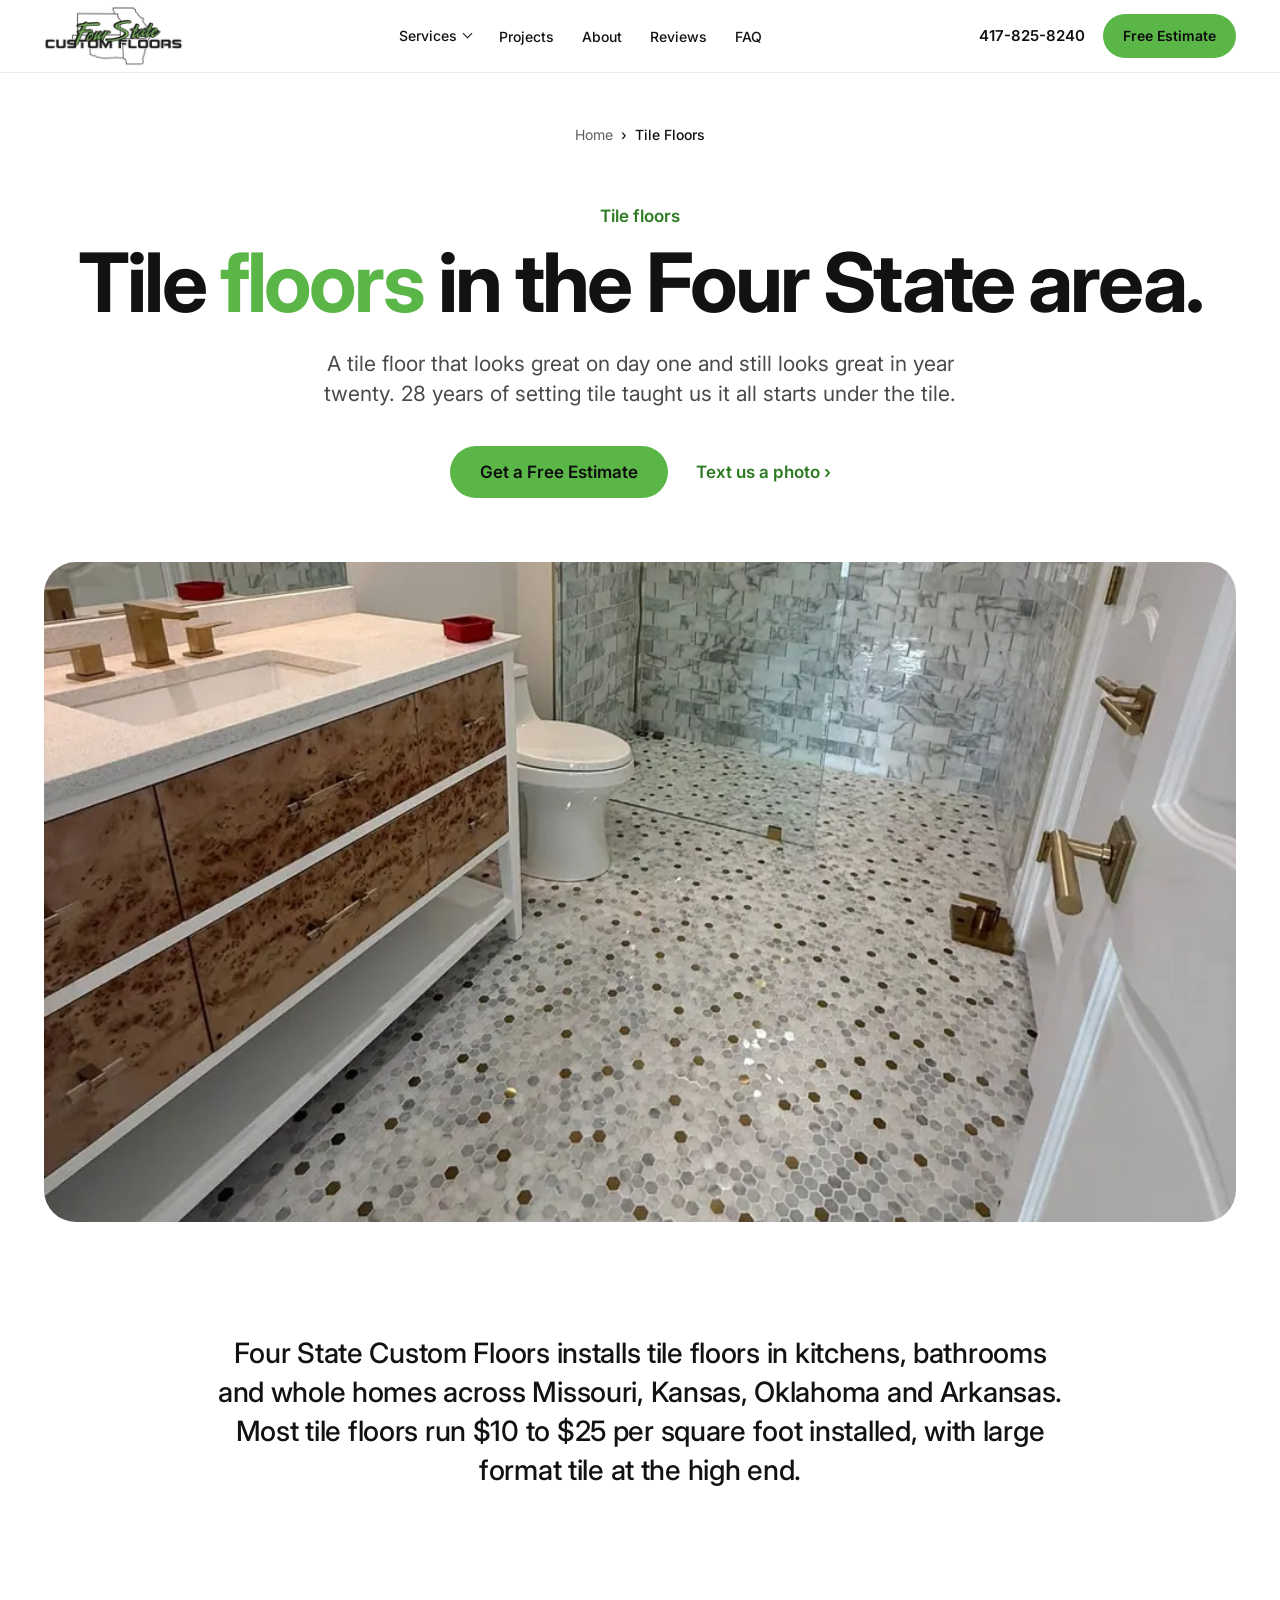
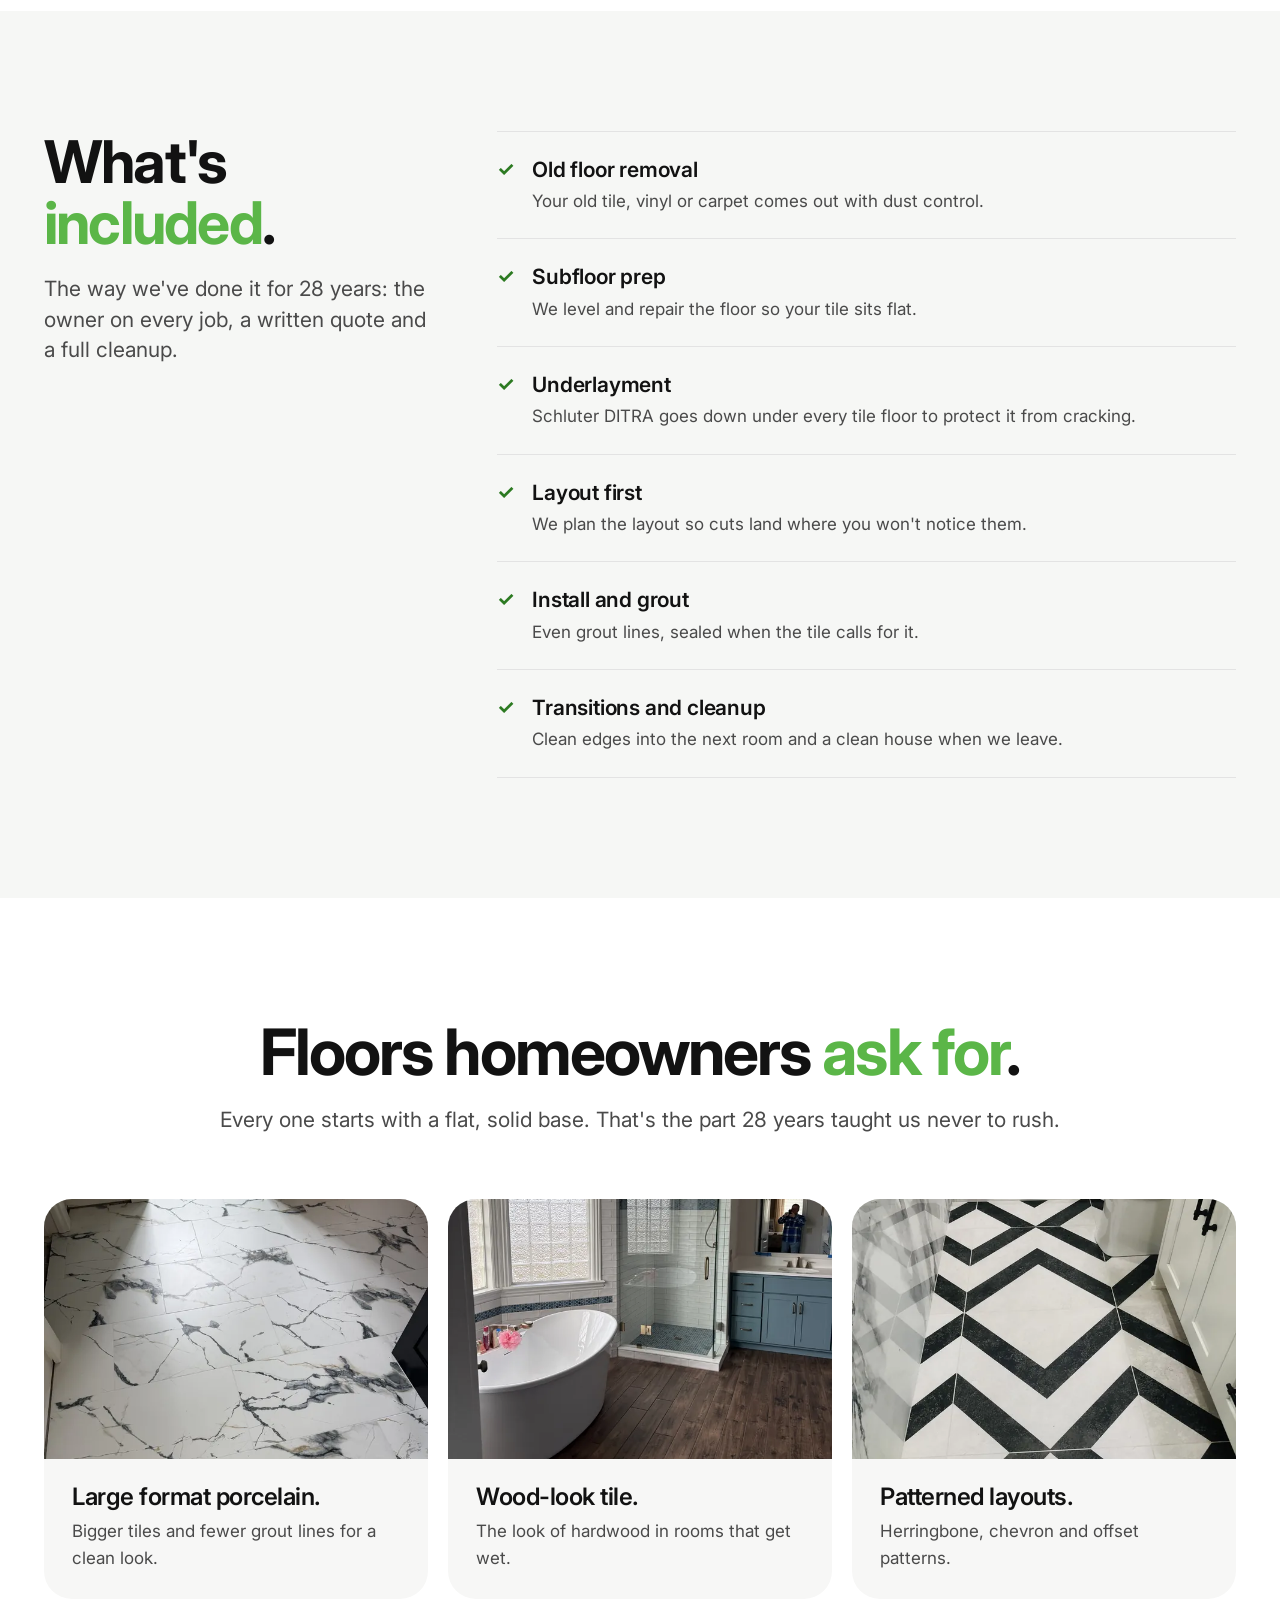
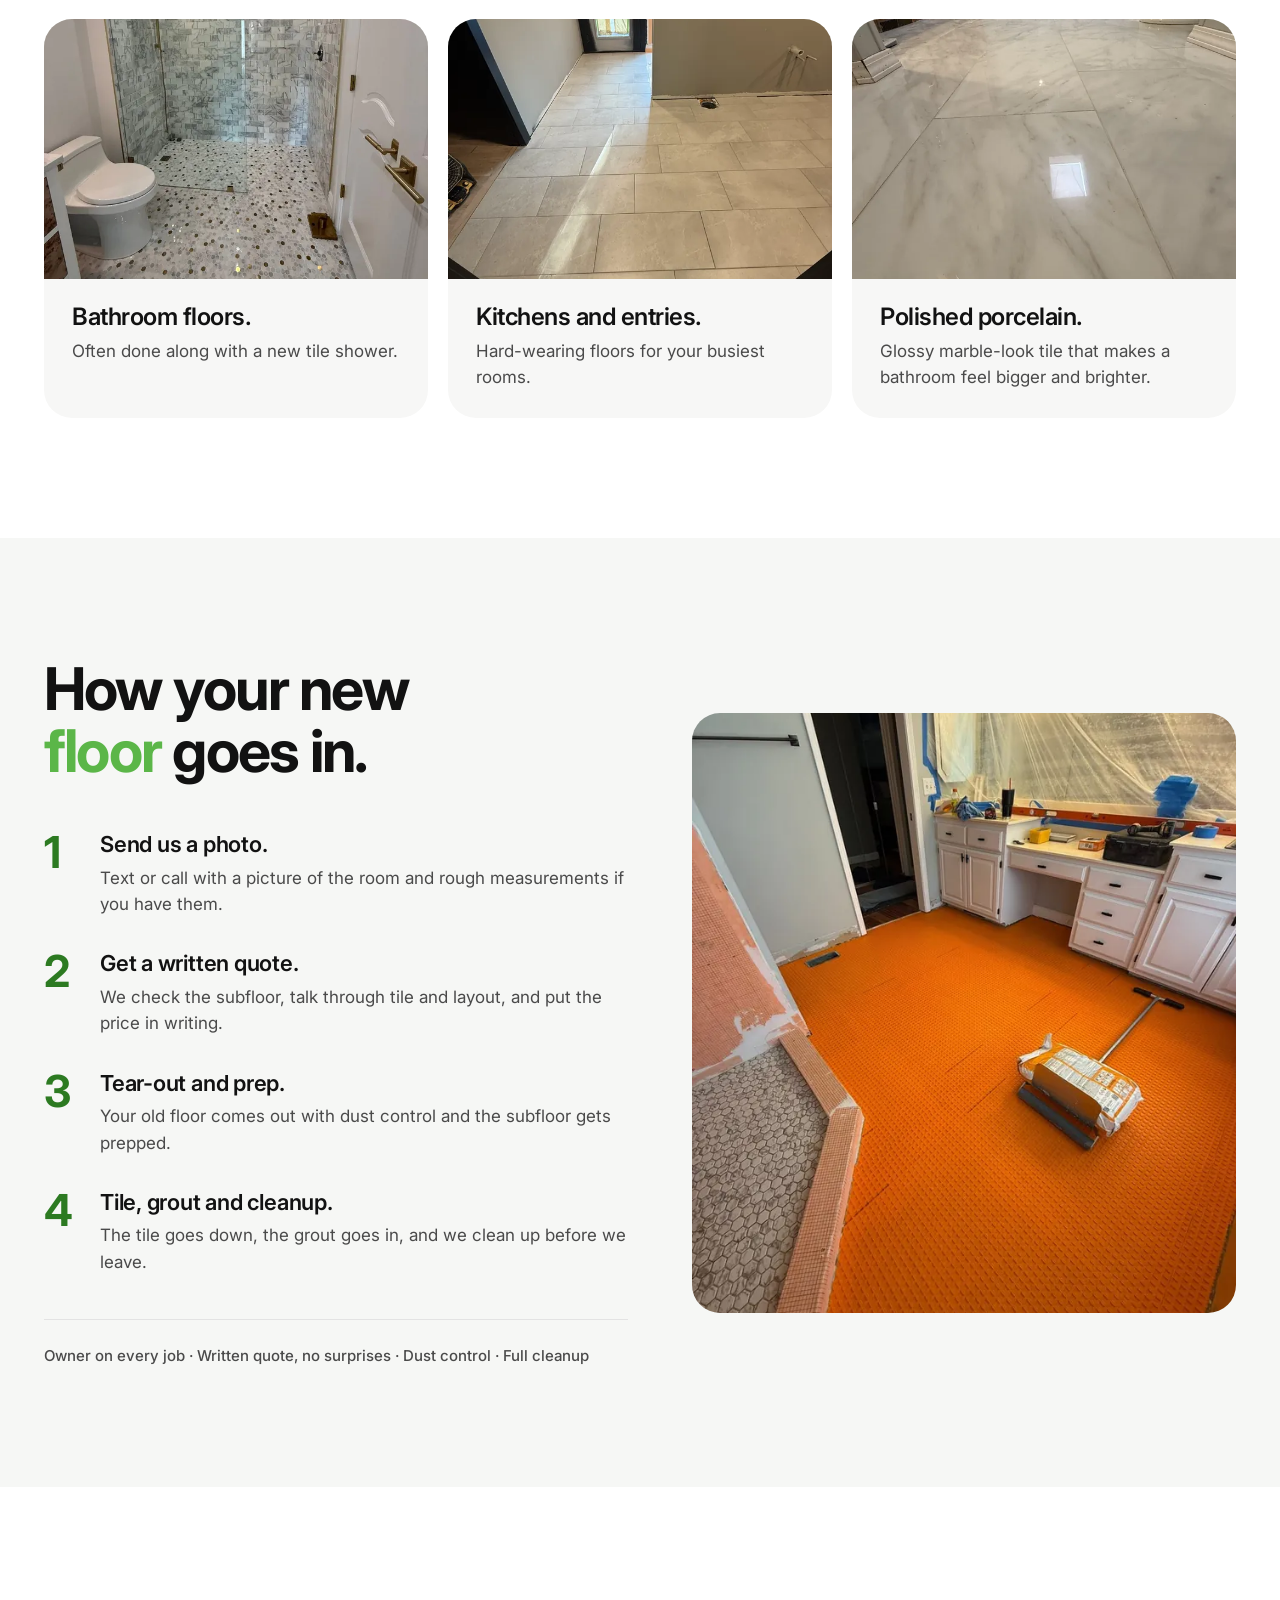
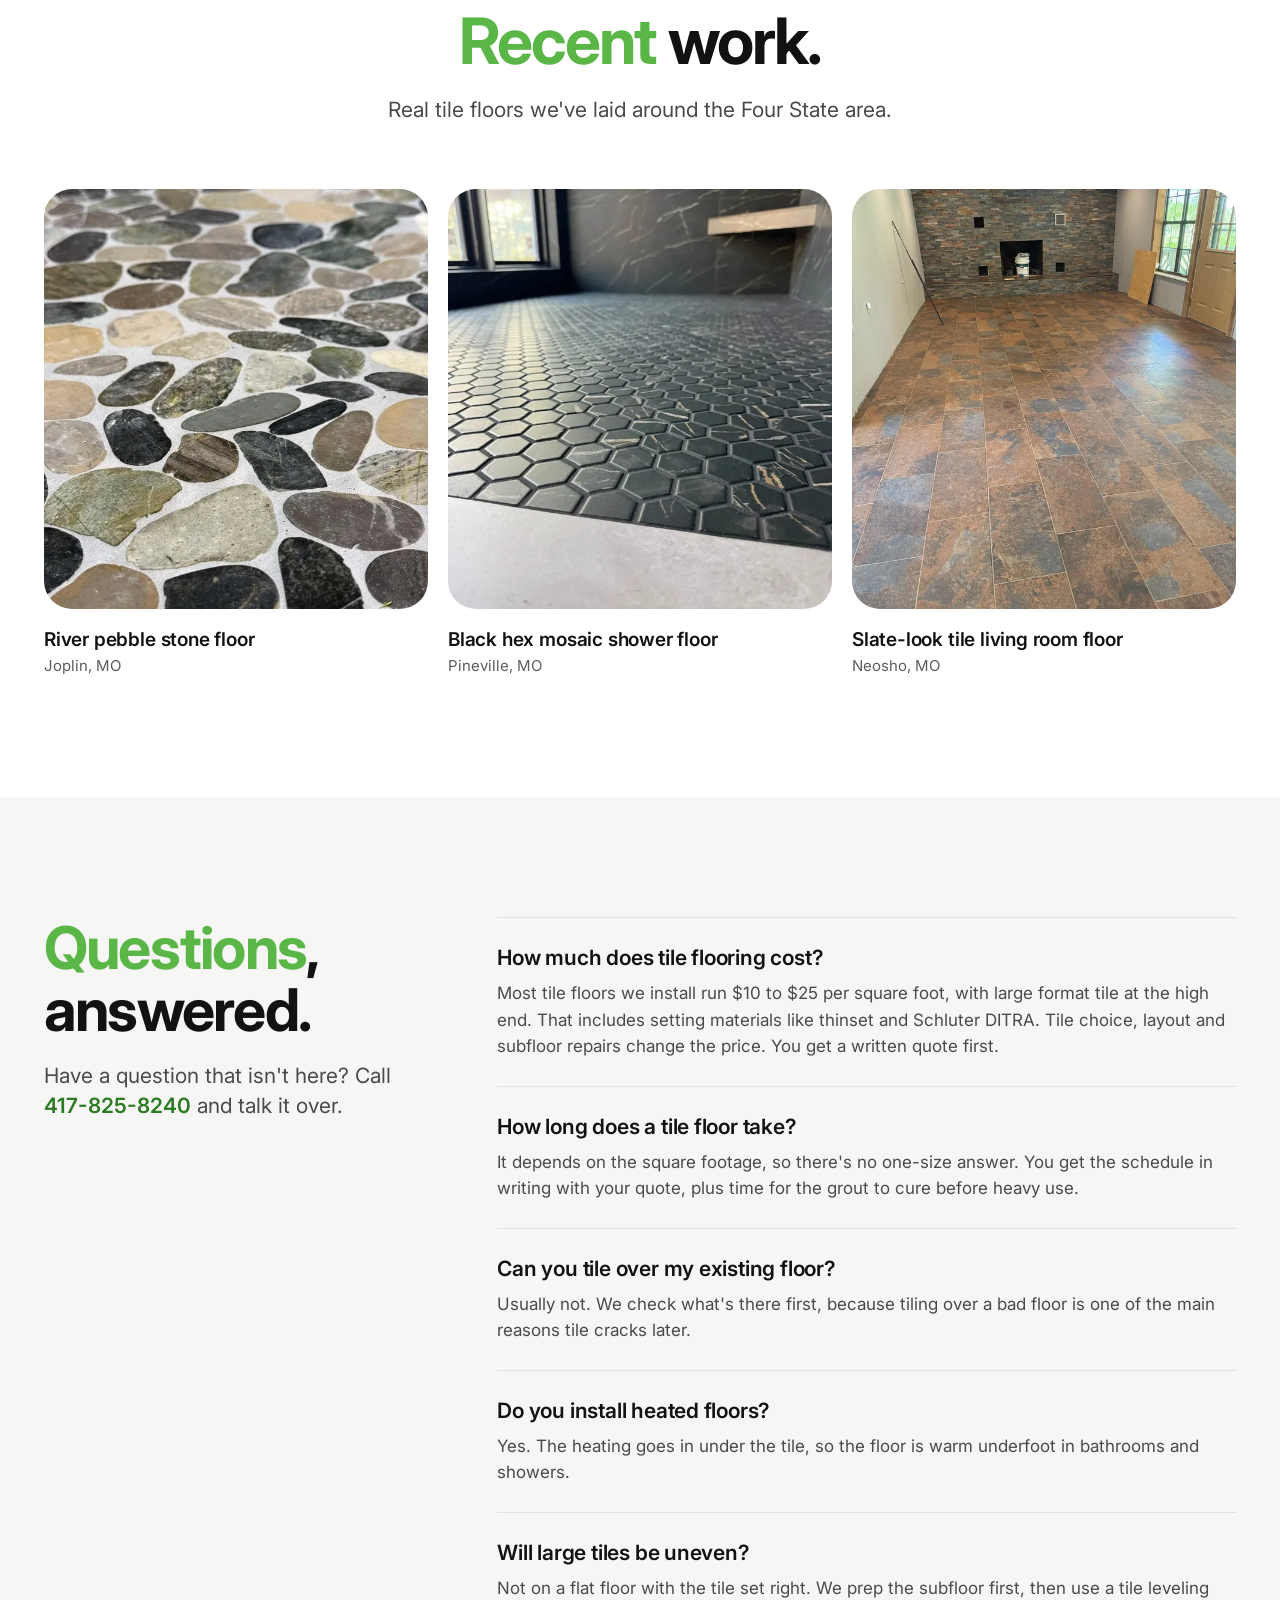
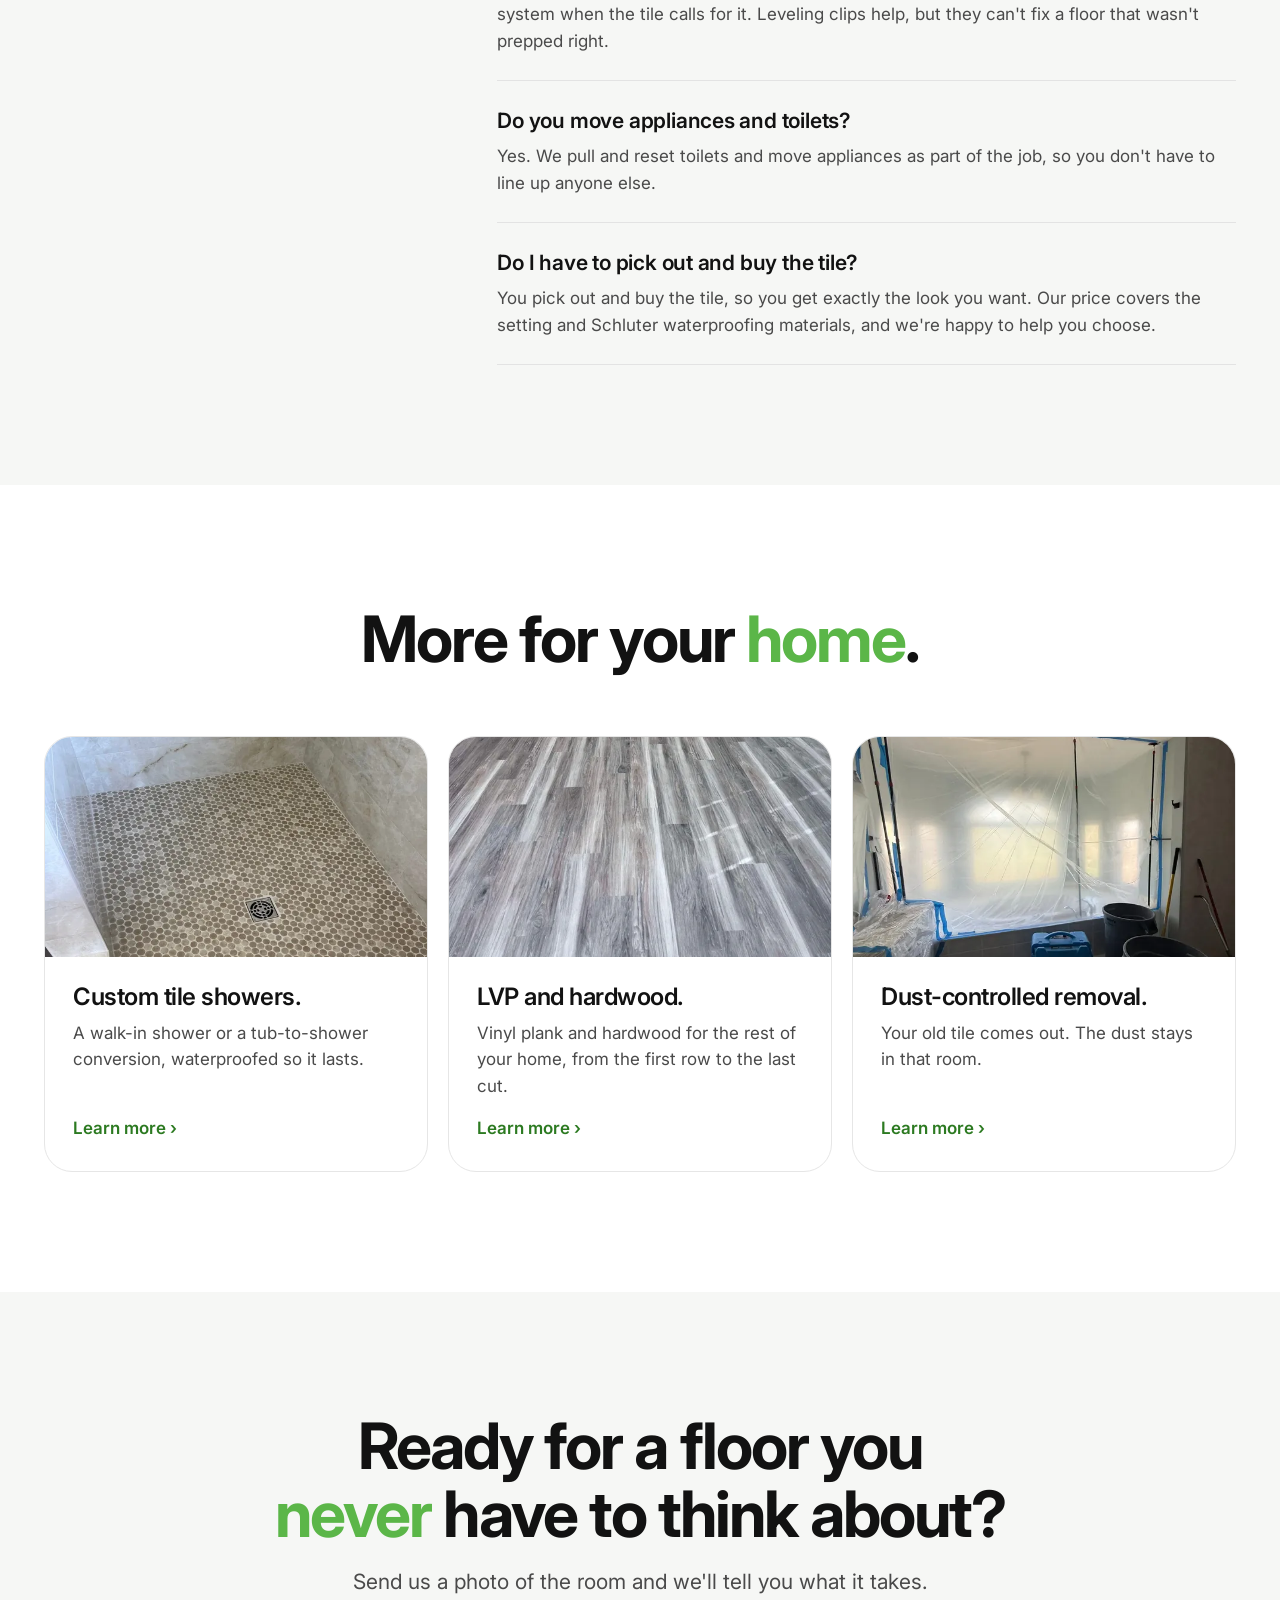
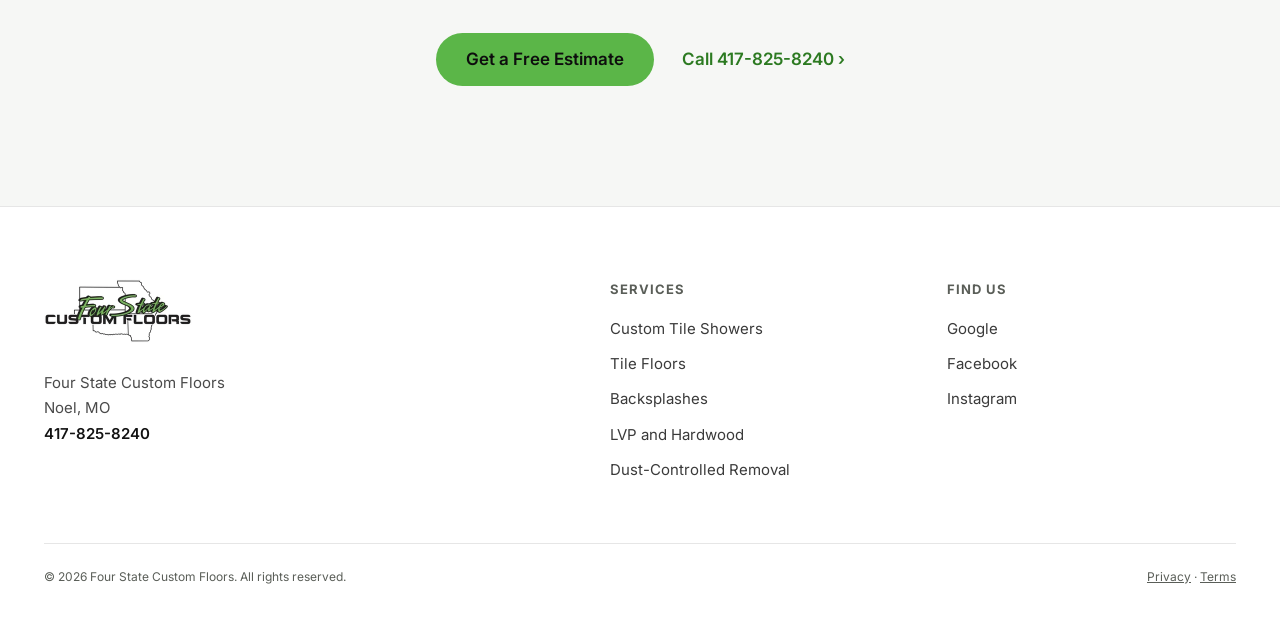
<file: tile-flooring/index.html>
<!doctype html>
<html lang="en">
<head>
  <meta charset="utf-8">
  <meta name="viewport" content="width=device-width, initial-scale=1">
  <!-- Google Analytics (GA4) -->
  <script async src="https://www.googletagmanager.com/gtag/js?id=G-JN1SCW7LQX"></script>
  <script>window.dataLayer=window.dataLayer||[];function gtag(){dataLayer.push(arguments);}gtag('js',new Date());gtag('config','G-JN1SCW7LQX');</script>
  <title>Tile Floor Installation | Four State Custom Floors</title>
  <meta name="description" content="Tile floors from $10 to $25 per sq ft, set over Schluter DITRA so they don&#x27;t crack. Serving the Four State area for 28 years. Call 417-825-8240.">
  <link rel="canonical" href="https://www.fourstatecustomfloors.com/tile-flooring/">
  <link rel="icon" href="../favicon.ico" sizes="any">
  <link rel="icon" type="image/png" href="../assets/favicon-32.png">
  <link rel="apple-touch-icon" href="../assets/apple-touch-icon.png">
  <meta name="theme-color" content="#FFFFFF">

  <meta property="og:type" content="website">
  <meta property="og:title" content="Tile Floor Installation | Four State Custom Floors">
  <meta property="og:description" content="Tile floors from $10 to $25 per sq ft, set over Schluter DITRA so they don&#x27;t crack. Serving the Four State area for 28 years. Call 417-825-8240.">
  <meta property="og:url" content="https://www.fourstatecustomfloors.com/tile-flooring/">
  <meta property="og:site_name" content="Four State Custom Floors">
  <!-- Share image: this page's hero photo, cropped to 1200x630 (assets/share-<slug>.jpg) -->
  <meta property="og:image" content="https://www.fourstatecustomfloors.com/assets/share-tile-flooring.jpg">
  <meta property="og:image:width" content="1200">
  <meta property="og:image:height" content="630">
  <meta property="og:image:alt" content="Bathroom floor in white and gray hex mosaic with brass accents">
  <meta name="twitter:card" content="summary_large_image">
  <meta name="twitter:image" content="https://www.fourstatecustomfloors.com/assets/share-tile-flooring.jpg">

  <link rel="preconnect" href="https://fonts.googleapis.com">
  <link rel="preconnect" href="https://fonts.gstatic.com" crossorigin>
  <link href="https://fonts.googleapis.com/css2?family=Inter:wght@400;500;600;700&display=swap" rel="stylesheet">
  <link rel="stylesheet" href="../assets/styles.css?v=20261117b">

  <script type="application/ld+json">
{
  "@context": "https://schema.org",
  "@graph": [
    {
      "@type": "Service",
      "name": "Tile Floors",
      "serviceType": "Tile Floors",
      "url": "https://www.fourstatecustomfloors.com/tile-flooring/",
      "description": "Four State Custom Floors installs tile floors in kitchens, bathrooms and whole homes across Missouri, Kansas, Oklahoma and Arkansas. Most tile floors run $10 to $25 per square foot installed, with large format tile at the high end.",
      "provider": {
        "@type": "HomeAndConstructionBusiness",
        "@id": "https://www.fourstatecustomfloors.com/#business",
        "name": "Four State Custom Floors",
        "telephone": "+1-417-825-8240"
      },
      "areaServed": [
        {
          "@type": "State",
          "name": "Missouri"
        },
        {
          "@type": "State",
          "name": "Kansas"
        },
        {
          "@type": "State",
          "name": "Oklahoma"
        },
        {
          "@type": "State",
          "name": "Arkansas"
        }
      ]
    },
    {
      "@type": "BreadcrumbList",
      "itemListElement": [
        {
          "@type": "ListItem",
          "position": 1,
          "name": "Home",
          "item": "https://www.fourstatecustomfloors.com/"
        },
        {
          "@type": "ListItem",
          "position": 2,
          "name": "Tile Floors",
          "item": "https://www.fourstatecustomfloors.com/tile-flooring/"
        }
      ]
    },
    {
      "@type": "FAQPage",
      "mainEntity": [
        {
          "@type": "Question",
          "name": "How much does tile flooring cost?",
          "acceptedAnswer": {
            "@type": "Answer",
            "text": "Most tile floors we install run $10 to $25 per square foot, with large format tile at the high end. That includes setting materials like thinset and Schluter DITRA. Tile choice, layout and subfloor repairs change the price. You get a written quote first."
          }
        },
        {
          "@type": "Question",
          "name": "How long does a tile floor take?",
          "acceptedAnswer": {
            "@type": "Answer",
            "text": "It depends on the square footage, so there's no one-size answer. You get the schedule in writing with your quote, plus time for the grout to cure before heavy use."
          }
        },
        {
          "@type": "Question",
          "name": "Can you tile over my existing floor?",
          "acceptedAnswer": {
            "@type": "Answer",
            "text": "Usually not. We check what's there first, because tiling over a bad floor is one of the main reasons tile cracks later."
          }
        },
        {
          "@type": "Question",
          "name": "Do you install heated floors?",
          "acceptedAnswer": {
            "@type": "Answer",
            "text": "Yes. The heating goes in under the tile, so the floor is warm underfoot in bathrooms and showers."
          }
        },
        {
          "@type": "Question",
          "name": "Will large tiles be uneven?",
          "acceptedAnswer": {
            "@type": "Answer",
            "text": "Not on a flat floor with the tile set right. We prep the subfloor first, then use a tile leveling system when the tile calls for it. Leveling clips help, but they can't fix a floor that wasn't prepped right."
          }
        },
        {
          "@type": "Question",
          "name": "Do you move appliances and toilets?",
          "acceptedAnswer": {
            "@type": "Answer",
            "text": "Yes. We pull and reset toilets and move appliances as part of the job, so you don't have to line up anyone else."
          }
        },
        {
          "@type": "Question",
          "name": "Do I have to pick out and buy the tile?",
          "acceptedAnswer": {
            "@type": "Answer",
            "text": "You pick out and buy the tile, so you get exactly the look you want. Our price covers the setting and Schluter waterproofing materials, and we're happy to help you choose."
          }
        }
      ]
    }
  ]
}
  </script>
</head>
<body>
  <a class="skip-link" href="#main">Skip to content</a>

  <!-- ===== Header ===== -->
  <header class="site-header">
    <div class="container header-inner">
      <a class="logo" href="../">
        <img src="../assets/four-state-logo.webp" alt="Four State Custom Floors" width="139" height="60">
      </a>

      <nav class="nav" aria-label="Main">
        <ul>
          <li class="has-drop">
            <a href="../#services" class="drop-toggle" aria-haspopup="true">Services<span class="caret" aria-hidden="true"></span></a>
            <div class="drop">
              <ul>
                <li><a href="../custom-tile-showers/">Custom Tile Showers<small>Our specialty</small></a></li>
                <li><a href="../tile-flooring/" aria-current="page">Tile Floors</a></li>
                <li><a href="../backsplashes/">Backsplashes</a></li>
                <li><a href="../vinyl-plank-and-hardwood/">LVP and Hardwood</a></li>
                <li><a href="../dust-free-tile-removal/">Dust-Controlled Removal</a></li>
              </ul>
              <a class="drop-all" href="../#services">See all services &rsaquo;</a>
            </div>
          </li>
          <li><a href="../#projects">Projects</a></li>
          <li><a href="../#about">About</a></li>
          <li><a href="../#reviews">Reviews</a></li>
          <li><a href="../#faq">FAQ</a></li>
        </ul>
      </nav>

      <div class="header-actions">
        <a class="header-phone desk-only" href="tel:+14178258240">417-825-8240</a>
        <a class="btn btn--sm desk-only" href="../#estimate">Free Estimate</a>
        <details class="menu">
          <summary aria-label="Open menu"><i></i></summary>
          <div class="menu-panel">
            <nav aria-label="Mobile">
              <details class="m-sub">
                <summary>Services<span class="caret" aria-hidden="true"></span></summary>
                <div class="m-sub-links">
                <a href="../custom-tile-showers/">Custom Tile Showers</a>
                <a href="../tile-flooring/" aria-current="page">Tile Floors</a>
                <a href="../backsplashes/">Backsplashes</a>
                <a href="../vinyl-plank-and-hardwood/">LVP and Hardwood</a>
                <a href="../dust-free-tile-removal/">Dust-Controlled Removal</a>
                <a class="m-sub-all" href="../#services">See all services &rsaquo;</a>
                </div>
              </details>
              <a href="../#projects">Projects</a>
              <a href="../#about">About</a>
              <a href="../#reviews">Reviews</a>
              <a href="../#faq">FAQ</a>
            </nav>
            <div class="menu-ctas">
              <a class="btn btn--block" href="../#estimate">Get a Free Estimate</a>
              <a class="btn btn--outline btn--block" href="tel:+14178258240">Call 417-825-8240</a>
            </div>
          </div>
        </details>
      </div>
    </div>
  </header>

  <main id="main">

    <!-- ===== Hero ===== -->
    <section class="hero page-hero">
      <div class="container">
        <nav class="crumbs" aria-label="Breadcrumb">
          <ol>
            <li><a href="../">Home</a></li>
            <li aria-current="page">Tile Floors</li>
          </ol>
        </nav>
        <p class="eyebrow">Tile floors</p>
        <h1 class="h1">Tile <span class="accent">floors</span> in the Four State area.</h1>
        <p class="subhead">A tile floor that looks great on day one and still looks great in year twenty. 28 years of setting tile taught us it all starts under the tile.</p>
        <div class="cta-row">
          <a class="btn" href="../#estimate">Get a Free Estimate</a>
          <a class="link-cta" href="sms:+14178258240">Text us a photo&nbsp;›</a>
        </div>
        <div class="hero-photo ph has-img"><img src="../assets/photos/hex-mosaic-bathroom-floor-walk-in-shower-1000.webp" srcset="../assets/photos/hex-mosaic-bathroom-floor-walk-in-shower-640.webp 640w, ../assets/photos/hex-mosaic-bathroom-floor-walk-in-shower-800.webp 800w, ../assets/photos/hex-mosaic-bathroom-floor-walk-in-shower-1000.webp 1000w" sizes="(min-width: 1240px) 1192px, 100vw" width="1536" height="2048" alt="Bathroom floor in white and gray hex mosaic with brass accents" style="object-position: 50% 70%" fetchpriority="high" decoding="async"></div>
      </div>
    </section>

    <!-- ===== Answer block ===== -->
    <section class="answer" aria-label="About this service">
      <div class="container">
        <p class="lead reveal">Four State Custom Floors installs tile floors in kitchens, bathrooms and whole homes across Missouri, Kansas, Oklahoma and Arkansas. Most tile floors run $10 to $25 per square foot installed, with large format tile at the high end.</p>
      </div>
    </section>

    <!-- ===== What's included ===== -->
    <section class="section band-soft" aria-labelledby="inc-h">
      <div class="container split split--top">
        <div class="faq-head reveal">
          <h2 class="h2 h2--split" id="inc-h">What&#x27;s <span class="accent">included</span>.</h2>
          <p class="subhead">The way we've done it for 28 years: the owner on every job, a written quote and a full cleanup.</p>
        </div>
        <ul class="check-list reveal">
          <li><span class="check" aria-hidden="true">✓</span><div><h3>Old floor removal</h3><p>Your old tile, vinyl or carpet comes out with dust control.</p></div></li>
          <li><span class="check" aria-hidden="true">✓</span><div><h3>Subfloor prep</h3><p>We level and repair the floor so your tile sits flat.</p></div></li>
          <li><span class="check" aria-hidden="true">✓</span><div><h3>Underlayment</h3><p>Schluter DITRA goes down under every tile floor to protect it from cracking.</p></div></li>
          <li><span class="check" aria-hidden="true">✓</span><div><h3>Layout first</h3><p>We plan the layout so cuts land where you won&#x27;t notice them.</p></div></li>
          <li><span class="check" aria-hidden="true">✓</span><div><h3>Install and grout</h3><p>Even grout lines, sealed when the tile calls for it.</p></div></li>
          <li><span class="check" aria-hidden="true">✓</span><div><h3>Transitions and cleanup</h3><p>Clean edges into the next room and a clean house when we leave.</p></div></li>
        </ul>
      </div>
    </section>

    <!-- ===== Options ===== -->
    <section class="section" aria-labelledby="opt-h">
      <div class="container">
        <div class="section-head reveal">
          <h2 class="h2" id="opt-h">Floors homeowners <span class="accent">ask for</span>.</h2>
          <p class="subhead">Every one starts with a flat, solid base. That&#x27;s the part 28 years taught us never to rush.</p>
        </div>
        <div class="grid">
          <article class="bento-card bento-third reveal">
            <div class="ph has-img"><img src="../assets/photos/marble-look-large-format-tile-hallway-1000.webp" srcset="../assets/photos/marble-look-large-format-tile-hallway-640.webp 640w, ../assets/photos/marble-look-large-format-tile-hallway-800.webp 800w, ../assets/photos/marble-look-large-format-tile-hallway-1000.webp 1000w" sizes="(min-width: 900px) 30vw, 100vw" width="1932" height="2576" alt="Large format marble-look porcelain tile in a bathroom hallway" style="object-position: 50% 55%" loading="lazy" decoding="async"></div>
            <div class="bento-text"><h3 class="h3">Large format porcelain.</h3><p>Bigger tiles and fewer grout lines for a clean look.</p></div>
          </article>
          <article class="bento-card bento-third reveal">
            <div class="ph has-img"><img src="../assets/photos/wood-look-tile-floor-master-bath-tub-shower-1000.webp" srcset="../assets/photos/wood-look-tile-floor-master-bath-tub-shower-640.webp 640w, ../assets/photos/wood-look-tile-floor-master-bath-tub-shower-800.webp 800w, ../assets/photos/wood-look-tile-floor-master-bath-tub-shower-1000.webp 1000w" sizes="(min-width: 900px) 30vw, 100vw" width="1932" height="2576" alt="Dark wood-look plank tile through a master bath with a freestanding tub and glass shower" style="object-position: 50% 75%" loading="lazy" decoding="async"></div>
            <div class="bento-text"><h3 class="h3">Wood-look tile.</h3><p>The look of hardwood in rooms that get wet.</p></div>
          </article>
          <article class="bento-card bento-third reveal">
            <div class="ph has-img"><img src="../assets/photos/black-white-geometric-tile-bathroom-floor-1000.webp" srcset="../assets/photos/black-white-geometric-tile-bathroom-floor-640.webp 640w, ../assets/photos/black-white-geometric-tile-bathroom-floor-800.webp 800w, ../assets/photos/black-white-geometric-tile-bathroom-floor-1000.webp 1000w" sizes="(min-width: 900px) 30vw, 100vw" width="1512" height="2016" alt="Black and white geometric pattern tile floor in a bathroom" style="object-position: 50% 50%" loading="lazy" decoding="async"></div>
            <div class="bento-text"><h3 class="h3">Patterned layouts.</h3><p>Herringbone, chevron and offset patterns.</p></div>
          </article>
          <article class="bento-card bento-third reveal">
            <div class="ph has-img"><img src="../assets/photos/curbless-walk-in-shower-marble-subway-tile-1000.webp" srcset="../assets/photos/curbless-walk-in-shower-marble-subway-tile-640.webp 640w, ../assets/photos/curbless-walk-in-shower-marble-subway-tile-800.webp 800w, ../assets/photos/curbless-walk-in-shower-marble-subway-tile-1000.webp 1000w" sizes="(min-width: 900px) 30vw, 100vw" width="1536" height="2048" alt="Hex mosaic bathroom floor running into a curbless shower" style="object-position: 50% 80%" loading="lazy" decoding="async"></div>
            <div class="bento-text"><h3 class="h3">Bathroom floors.</h3><p>Often done along with a new tile shower.</p></div>
          </article>
          <article class="bento-card bento-third reveal">
            <div class="ph has-img"><img src="../assets/photos/gray-tile-entry-floor-1000.webp" srcset="../assets/photos/gray-tile-entry-floor-640.webp 640w, ../assets/photos/gray-tile-entry-floor-800.webp 800w, ../assets/photos/gray-tile-entry-floor-1000.webp 1000w" sizes="(min-width: 900px) 30vw, 100vw" width="1512" height="2016" alt="Gray stone-look tile in an offset pattern through an entry" style="object-position: 50% 60%" loading="lazy" decoding="async"></div>
            <div class="bento-text"><h3 class="h3">Kitchens and entries.</h3><p>Hard-wearing floors for your busiest rooms.</p></div>
          </article>
          <article class="bento-card bento-third reveal">
            <div class="ph has-img"><img src="../assets/photos/polished-marble-look-porcelain-bathroom-floor-1000.webp" srcset="../assets/photos/polished-marble-look-porcelain-bathroom-floor-640.webp 640w, ../assets/photos/polished-marble-look-porcelain-bathroom-floor-800.webp 800w, ../assets/photos/polished-marble-look-porcelain-bathroom-floor-1000.webp 1000w" sizes="(min-width: 900px) 30vw, 100vw" width="1512" height="2016" alt="Polished marble-look porcelain tile floor in a bathroom" style="object-position: 50% 60%" loading="lazy" decoding="async"></div>
            <div class="bento-text"><h3 class="h3">Polished porcelain.</h3><p>Glossy marble-look tile that makes a bathroom feel bigger and brighter.</p></div>
          </article>
        </div>
      </div>
    </section>

    <!-- ===== Process ===== -->
    <section class="section band-soft" aria-labelledby="proc-h">
      <div class="container split">
        <div class="split-text reveal">
          <h2 class="h2 h2--split" id="proc-h">How your new <span class="accent">floor</span> goes in.</h2>
          <ol class="steps">
            <li class="step">
              <span class="step-num" aria-hidden="true">1</span>
              <div>
                <h3>Send us a photo.</h3>
                <p>Text or call with a picture of the room and rough measurements if you have them.</p>
              </div>
            </li>
            <li class="step">
              <span class="step-num" aria-hidden="true">2</span>
              <div>
                <h3>Get a written quote.</h3>
                <p>We check the subfloor, talk through tile and layout, and put the price in writing.</p>
              </div>
            </li>
            <li class="step">
              <span class="step-num" aria-hidden="true">3</span>
              <div>
                <h3>Tear-out and prep.</h3>
                <p>Your old floor comes out with dust control and the subfloor gets prepped.</p>
              </div>
            </li>
            <li class="step">
              <span class="step-num" aria-hidden="true">4</span>
              <div>
                <h3>Tile, grout and cleanup.</h3>
                <p>The tile goes down, the grout goes in, and we clean up before we leave.</p>
              </div>
            </li>
          </ol>
          <p class="promise">Owner on every job · Written quote, no surprises · Dust control · Full cleanup</p>
        </div>
        <div class="split-media reveal">
          <div class="steps-photo ph has-img"><img src="../assets/photos/uncoupling-membrane-bathroom-floor-prep-1000.webp" srcset="../assets/photos/uncoupling-membrane-bathroom-floor-prep-640.webp 640w, ../assets/photos/uncoupling-membrane-bathroom-floor-prep-800.webp 800w, ../assets/photos/uncoupling-membrane-bathroom-floor-prep-1000.webp 1000w" sizes="(min-width: 900px) 45vw, 100vw" width="1536" height="2048" alt="Uncoupling membrane down on a bathroom floor before tile, with the vanity covered in plastic" style="object-position: 50% 55%" loading="lazy" decoding="async"></div>
        </div>
      </div>
    </section>

    <!-- ===== Projects ===== -->
    <section class="section" aria-labelledby="proj-h">
      <div class="container">
        <div class="section-head reveal">
          <h2 class="h2" id="proj-h"><span class="accent">Recent</span> work.</h2>
          <p class="subhead">Real tile floors we&#x27;ve laid around the Four State area.</p>
        </div>
        <div class="grid">
          <article class="project reveal">
            <div class="ph has-img"><img src="../assets/photos/river-pebble-stone-floor-1000.webp" srcset="../assets/photos/river-pebble-stone-floor-640.webp 640w, ../assets/photos/river-pebble-stone-floor-800.webp 800w, ../assets/photos/river-pebble-stone-floor-1000.webp 1000w" sizes="(min-width: 900px) 30vw, 100vw" width="1080" height="1440" alt="River pebble stone floor" style="object-position: 50% 50%" loading="lazy" decoding="async"></div>
            <h3>River pebble stone floor</h3>
            <p class="caption">Joplin, MO</p>
          </article>
          <article class="project reveal">
            <div class="ph has-img"><img src="../assets/photos/black-hex-mosaic-shower-floor-detail-1000.webp" srcset="../assets/photos/black-hex-mosaic-shower-floor-detail-640.webp 640w, ../assets/photos/black-hex-mosaic-shower-floor-detail-800.webp 800w, ../assets/photos/black-hex-mosaic-shower-floor-detail-1000.webp 1000w" sizes="(min-width: 900px) 30vw, 100vw" width="1536" height="2048" alt="Black hex mosaic shower floor meeting the bathroom floor tile in a clean edge" style="object-position: 50% 60%" loading="lazy" decoding="async"></div>
            <h3>Black hex mosaic shower floor</h3>
            <p class="caption">Pineville, MO</p>
          </article>
          <article class="project reveal">
            <div class="ph has-img"><img src="../assets/photos/slate-look-tile-living-room-floor-1000.webp" srcset="../assets/photos/slate-look-tile-living-room-floor-640.webp 640w, ../assets/photos/slate-look-tile-living-room-floor-800.webp 800w, ../assets/photos/slate-look-tile-living-room-floor-1000.webp 1000w" sizes="(min-width: 900px) 30vw, 100vw" width="1932" height="2576" alt="Rust and blue slate-look tile floor in a living room with a stacked stone fireplace" style="object-position: 50% 55%" loading="lazy" decoding="async"></div>
            <h3>Slate-look tile living room floor</h3>
            <p class="caption">Neosho, MO</p>
          </article>
        </div>
      </div>
    </section>

    <!-- ===== FAQ ===== -->
    <section class="section band-soft" id="faq">
      <div class="container split split--top">
        <div class="faq-head reveal">
          <h2 class="h2 h2--split"><span class="accent">Questions</span>, answered.</h2>
          <p class="subhead">Have a question that isn't here? Call <a class="link-cta" style="display:inline;font-size:inherit;white-space:nowrap" href="tel:+14178258240">417-825-8240</a> and talk it over.</p>
        </div>
        <div class="faq-list reveal">
          <div class="faq-item">
            <h3>How much does tile flooring cost?</h3>
            <p>Most tile floors we install run $10 to $25 per square foot, with large format tile at the high end. That includes setting materials like thinset and Schluter DITRA. Tile choice, layout and subfloor repairs change the price. You get a written quote first.</p>
          </div>
          <div class="faq-item">
            <h3>How long does a tile floor take?</h3>
            <p>It depends on the square footage, so there&#x27;s no one-size answer. You get the schedule in writing with your quote, plus time for the grout to cure before heavy use.</p>
          </div>
          <div class="faq-item">
            <h3>Can you tile over my existing floor?</h3>
            <p>Usually not. We check what&#x27;s there first, because tiling over a bad floor is one of the main reasons tile cracks later.</p>
          </div>
          <div class="faq-item">
            <h3>Do you install heated floors?</h3>
            <p>Yes. The heating goes in under the tile, so the floor is warm underfoot in bathrooms and showers.</p>
          </div>
          <div class="faq-item">
            <h3>Will large tiles be uneven?</h3>
            <p>Not on a flat floor with the tile set right. We prep the subfloor first, then use a tile leveling system when the tile calls for it. Leveling clips help, but they can&#x27;t fix a floor that wasn&#x27;t prepped right.</p>
          </div>
          <div class="faq-item">
            <h3>Do you move appliances and toilets?</h3>
            <p>Yes. We pull and reset toilets and move appliances as part of the job, so you don&#x27;t have to line up anyone else.</p>
          </div>
          <div class="faq-item">
            <h3>Do I have to pick out and buy the tile?</h3>
            <p>You pick out and buy the tile, so you get exactly the look you want. Our price covers the setting and Schluter waterproofing materials, and we&#x27;re happy to help you choose.</p>
          </div>
        </div>
      </div>
    </section>

    <!-- ===== Related services ===== -->
    <section class="section" aria-labelledby="rel-h">
      <div class="container">
        <div class="section-head reveal">
          <h2 class="h2" id="rel-h">More for your <span class="accent">home</span>.</h2>
        </div>
        <div class="grid">
          <a class="card-link svc reveal" href="../custom-tile-showers/">
            <div class="ph has-img"><img src="../assets/photos/penny-tile-shower-floor-marble-look-walls-1536.webp" srcset="../assets/photos/penny-tile-shower-floor-marble-look-walls-640.webp 640w, ../assets/photos/penny-tile-shower-floor-marble-look-walls-800.webp 800w, ../assets/photos/penny-tile-shower-floor-marble-look-walls-1000.webp 1000w, ../assets/photos/penny-tile-shower-floor-marble-look-walls-1536.webp 1536w" sizes="(min-width: 900px) 30vw, 100vw" width="1536" height="2048" alt="Custom walk-in shower with a penny tile floor sloped to a square drain, marble-look wall tile and a tiled curb" style="object-position: 50% 22%" loading="lazy" decoding="async"></div>
            <div class="card-body">
              <h3 class="h3">Custom tile showers.</h3>
              <p>A walk-in shower or a tub-to-shower conversion, waterproofed so it lasts.</p>
              <span class="more">Learn more ›</span>
            </div>
          </a>
          <a class="card-link svc reveal" href="../vinyl-plank-and-hardwood/">
            <div class="ph has-img"><img src="../assets/photos/gray-wood-look-lvp-floor-bedroom-1440.webp" srcset="../assets/photos/gray-wood-look-lvp-floor-bedroom-640.webp 640w, ../assets/photos/gray-wood-look-lvp-floor-bedroom-800.webp 800w, ../assets/photos/gray-wood-look-lvp-floor-bedroom-1000.webp 1000w, ../assets/photos/gray-wood-look-lvp-floor-bedroom-1440.webp 1440w" sizes="(min-width: 900px) 30vw, 100vw" width="1440" height="750" alt="Gray wood-look vinyl plank floor with staggered seams across a bedroom" style="object-position: 50% 50%" loading="lazy" decoding="async"></div>
            <div class="card-body">
              <h3 class="h3">LVP and hardwood.</h3>
              <p>Vinyl plank and hardwood for the rest of your home, from the first row to the last cut.</p>
              <span class="more">Learn more ›</span>
            </div>
          </a>
          <a class="card-link svc reveal" href="../dust-free-tile-removal/">
            <div class="ph has-img"><img src="../assets/photos/dust-control-containment-tile-removal-1000.webp" srcset="../assets/photos/dust-control-containment-tile-removal-640.webp 640w, ../assets/photos/dust-control-containment-tile-removal-800.webp 800w, ../assets/photos/dust-control-containment-tile-removal-1000.webp 1000w" sizes="(min-width: 900px) 30vw, 100vw" width="1536" height="2048" alt="Bathroom sealed off with plastic sheeting during tile removal" style="object-position: 50% 45%" loading="lazy" decoding="async"></div>
            <div class="card-body">
              <h3 class="h3">Dust-controlled removal.</h3>
              <p>Your old tile comes out. The dust stays in that room.</p>
              <span class="more">Learn more ›</span>
            </div>
          </a>
        </div>
      </div>
    </section>

    <!-- ===== Final CTA ===== -->
    <section class="section band-soft final-cta">
      <div class="container">
        <div class="section-head reveal">
          <h2 class="h2">Ready for a floor you <span class="accent">never</span> have to think about?</h2>
          <p class="subhead">Send us a photo of the room and we&#x27;ll tell you what it takes.</p>
        </div>
        <div class="cta-row reveal">
          <a class="btn" href="../#estimate">Get a Free Estimate</a>
          <a class="link-cta" href="tel:+14178258240">Call 417-825-8240&nbsp;›</a>
        </div>
      </div>
    </section>
  </main>

  <!-- ===== Footer ===== -->
  <footer class="site-footer">
    <div class="container">
      <div class="footer-top">
        <div class="footer-brand">
          <a class="logo" href="../">
            <img src="../assets/four-state-logo.webp" alt="Four State Custom Floors" width="148" height="64" loading="lazy">
          </a>
          <address class="nap">
            Four State Custom Floors<br>
            Noel, MO<br>
            <a href="tel:+14178258240">417-825-8240</a>
          </address>
        </div>
        <nav class="footer-col" aria-label="Services">
          <h2>Services</h2>
          <ul>
            <li><a href="../custom-tile-showers/">Custom Tile Showers</a></li>
            <li><a href="../tile-flooring/">Tile Floors</a></li>
            <li><a href="../backsplashes/">Backsplashes</a></li>
            <li><a href="../vinyl-plank-and-hardwood/">LVP and Hardwood</a></li>
            <li><a href="../dust-free-tile-removal/">Dust-Controlled Removal</a></li>
          </ul>
        </nav>
        <nav class="footer-col" aria-label="Find us">
          <h2>Find us</h2>
          <ul>
            <li><a href="https://maps.app.goo.gl/QmneSirVp7D9XJJp6" target="_blank" rel="noopener">Google</a></li>
            <li><a href="https://www.facebook.com/fourstatecustomfloors" target="_blank" rel="noopener">Facebook</a></li>
            <li><a href="https://www.instagram.com/four_state_custom_floors" target="_blank" rel="noopener">Instagram</a></li>
          </ul>
        </nav>
      </div>
      <div class="footer-bottom fine">
        <span>© 2026 Four State Custom Floors. All rights reserved.</span>
        <span><a href="../privacy/">Privacy</a> · <a href="../terms/">Terms</a></span>
      </div>
    </div>
  </footer>

  <!-- ===== Mobile sticky bar ===== -->
  <div class="mobile-bar">
    <a class="btn btn--outline" href="tel:+14178258240">Call now</a>
    <a class="btn" href="../#estimate">Free Estimate</a>
  </div>

  <script src="../assets/main.js?v=20261117b" defer></script>
</body>
</html>
</file>
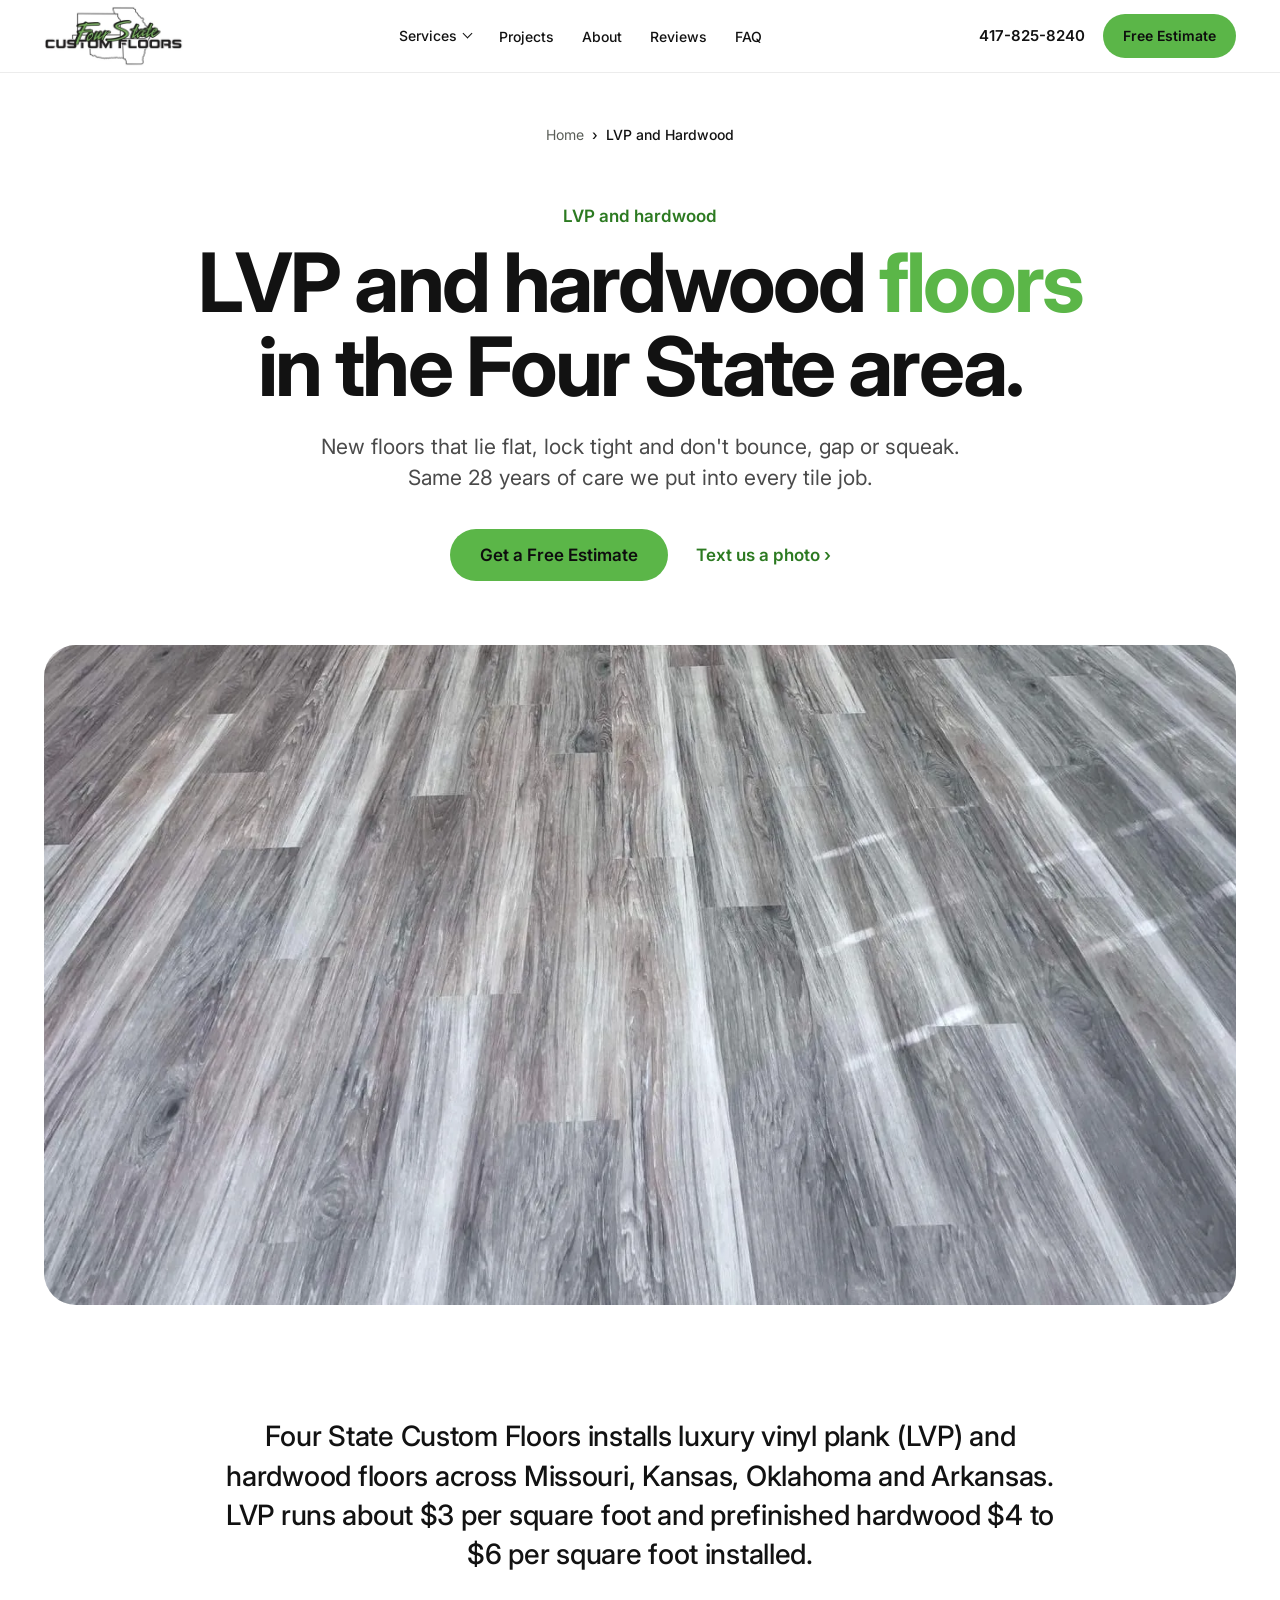
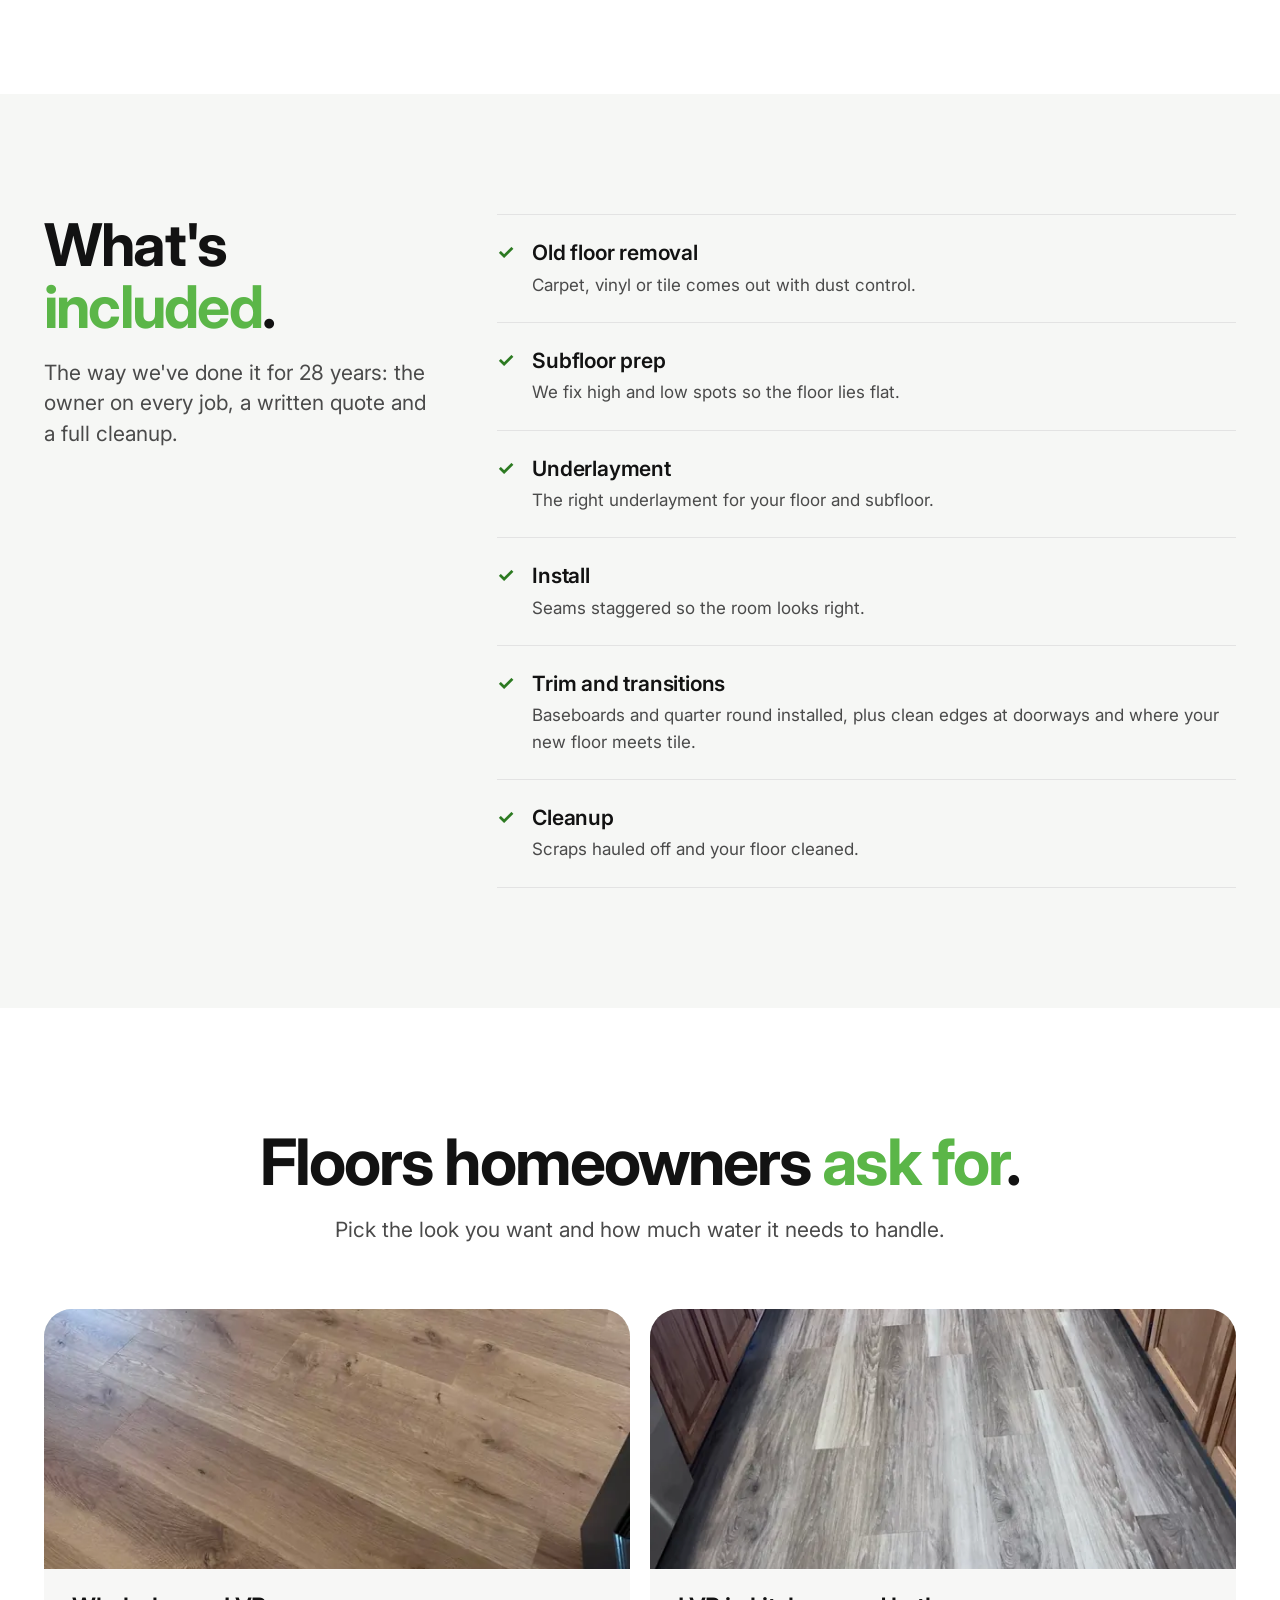
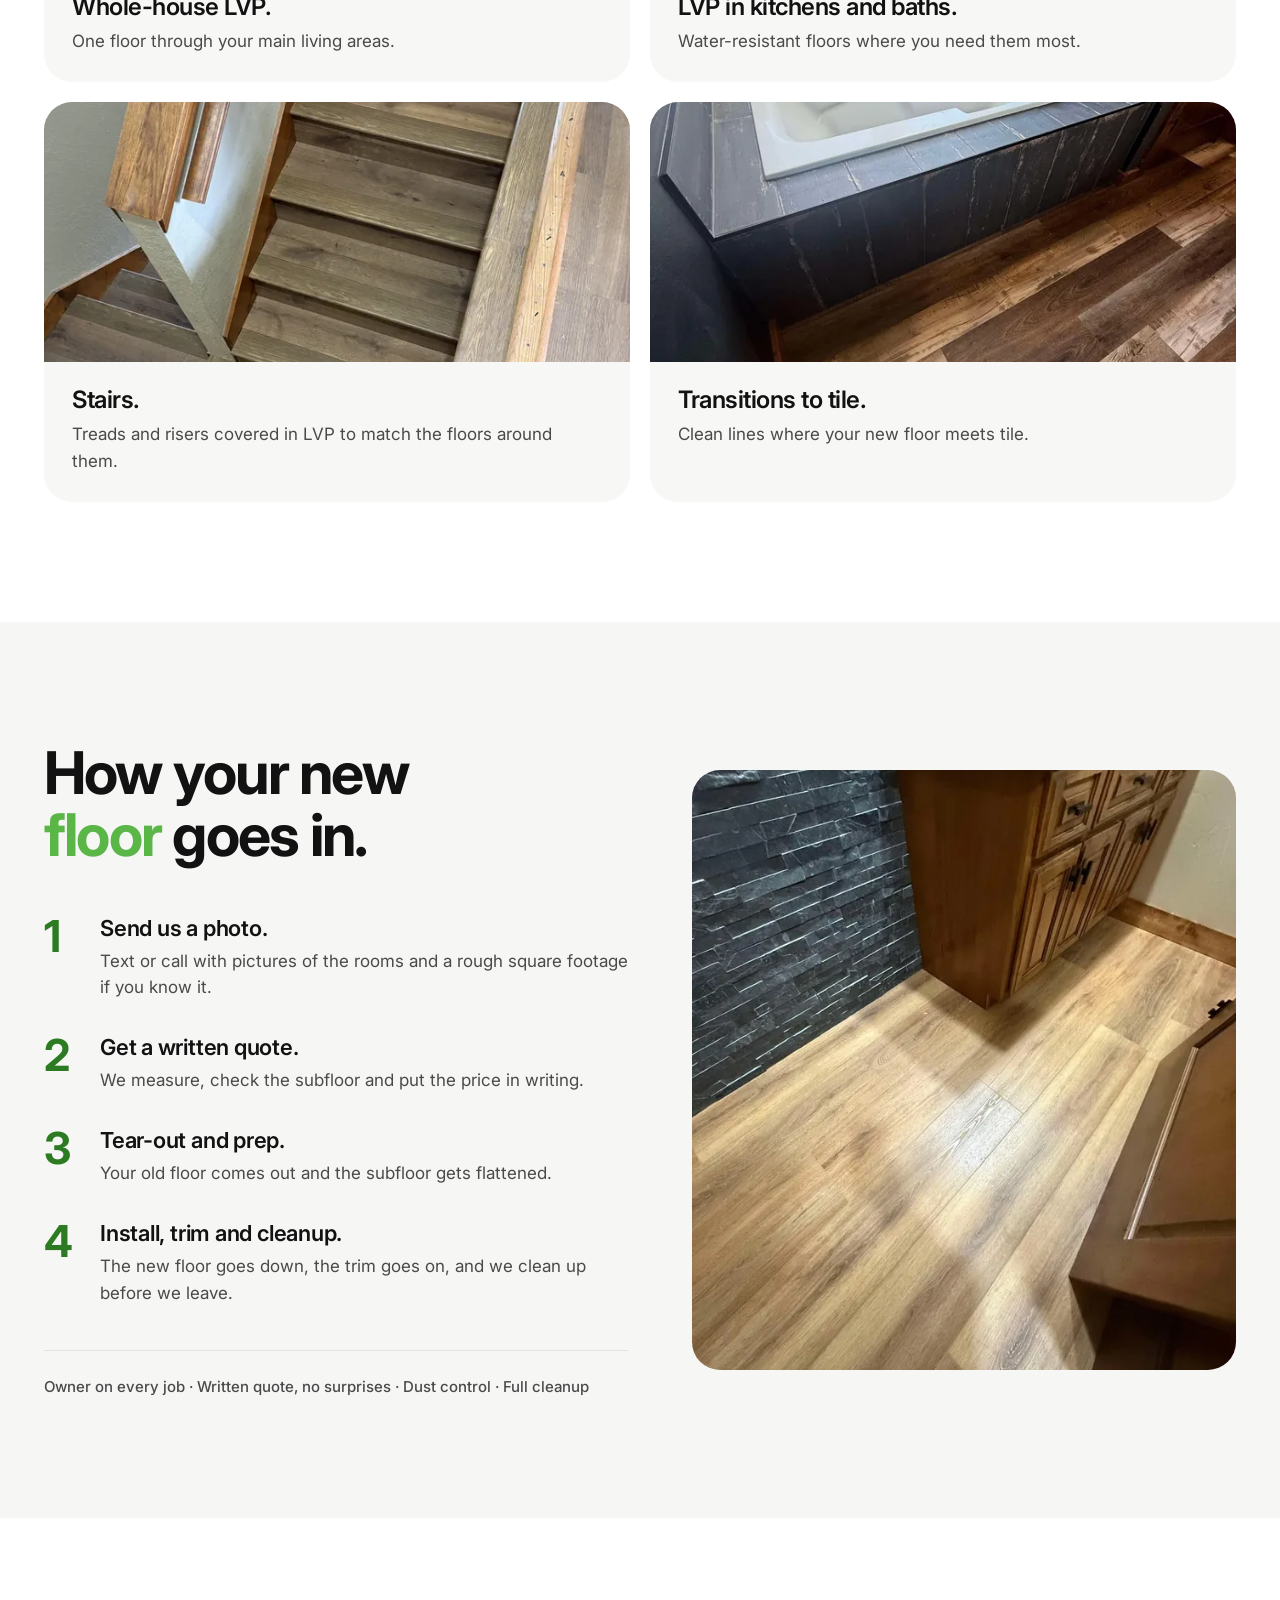
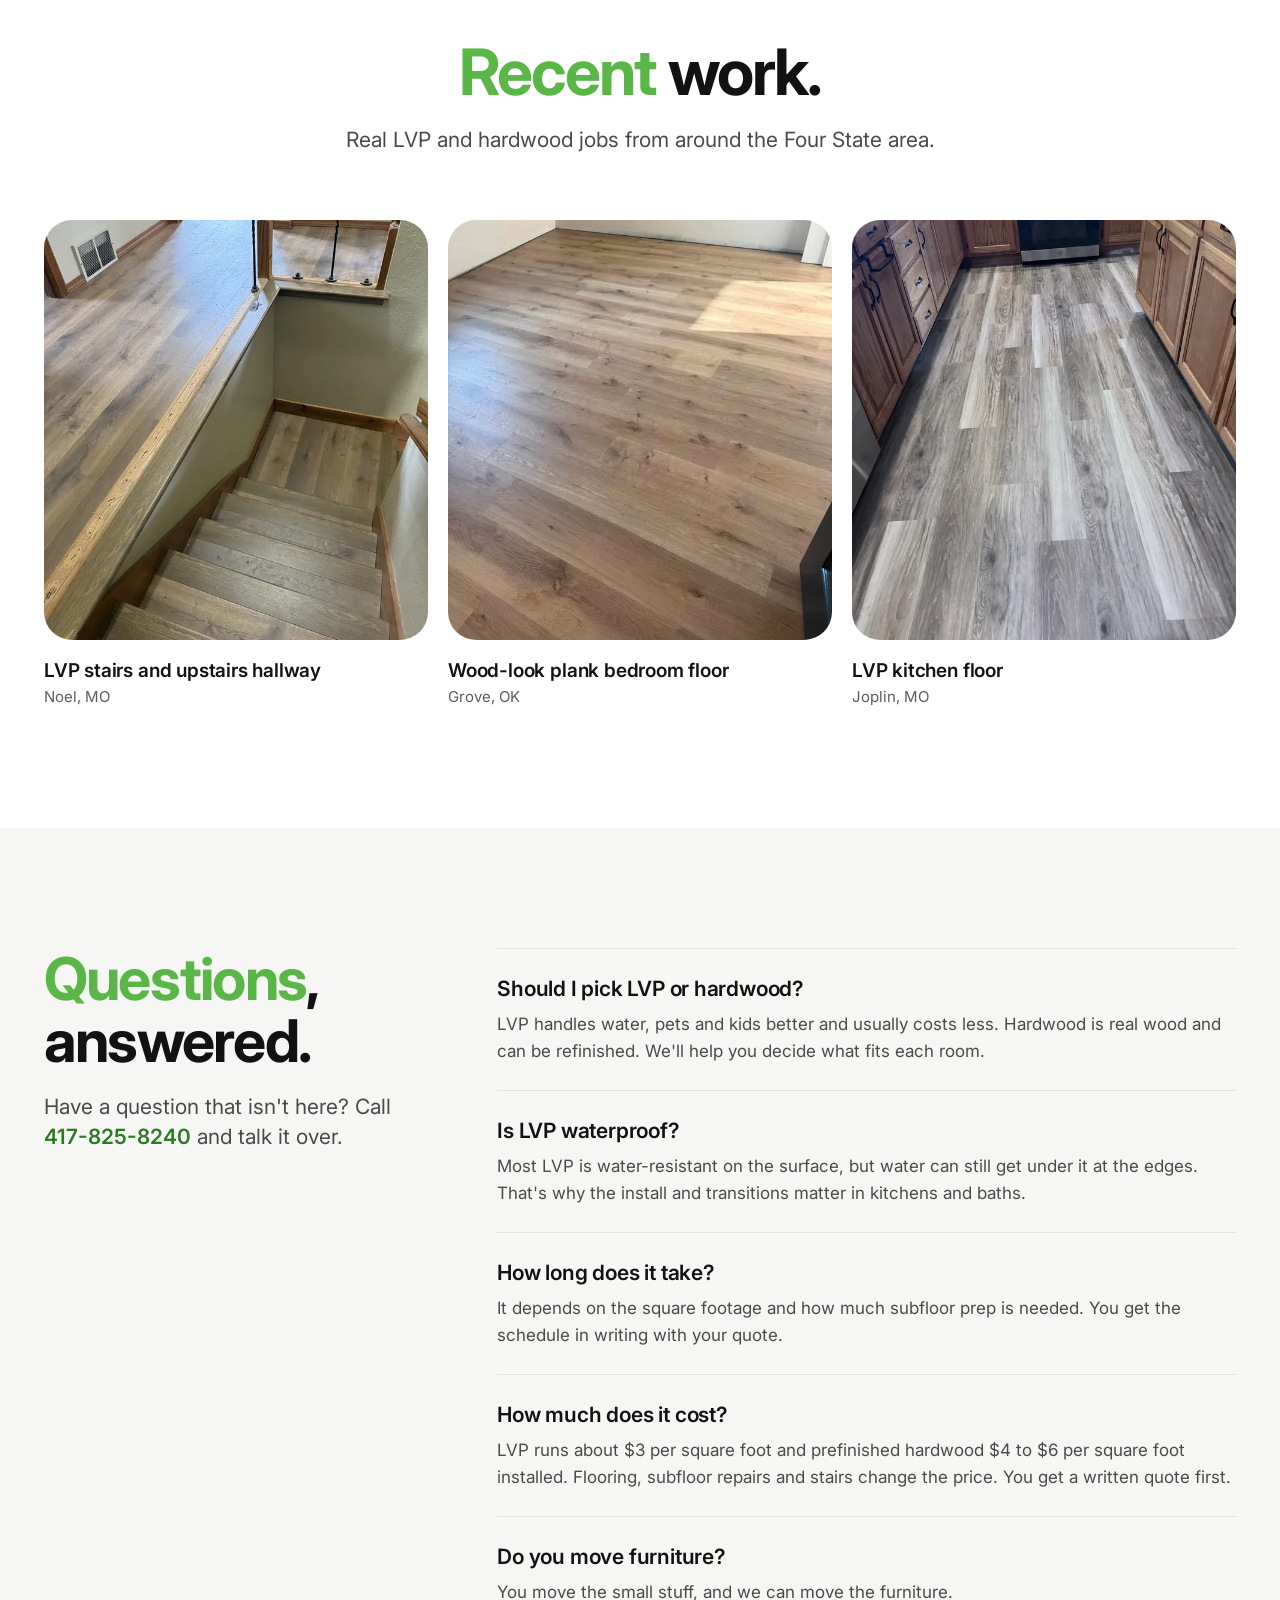
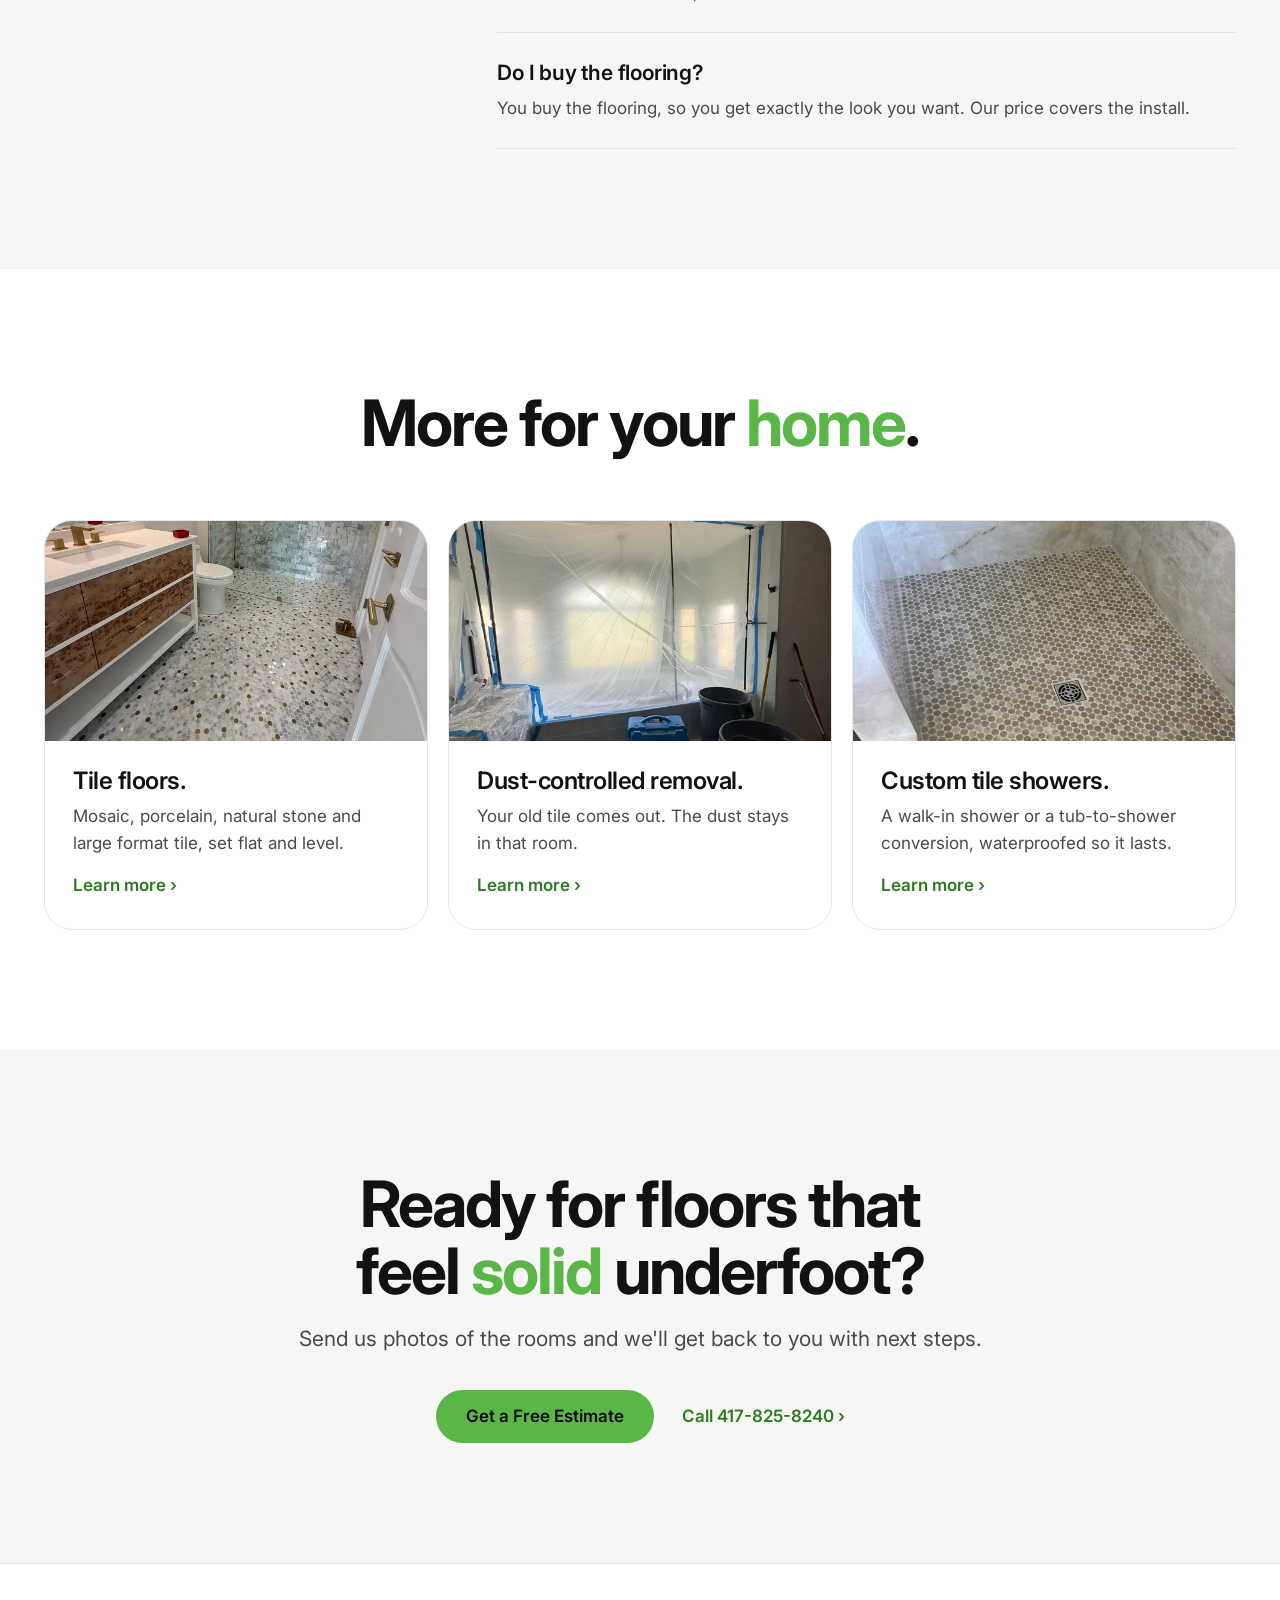
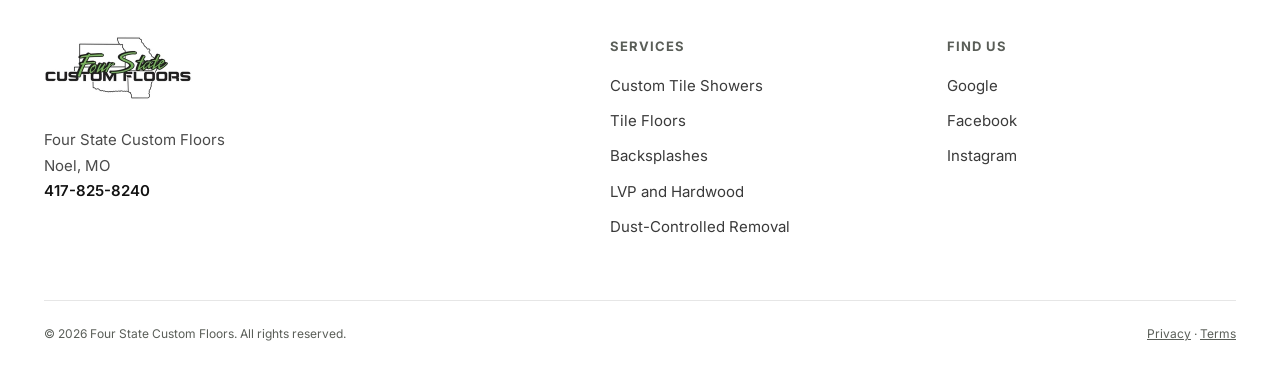
<file: vinyl-plank-and-hardwood/index.html>
<!doctype html>
<html lang="en">
<head>
  <meta charset="utf-8">
  <meta name="viewport" content="width=device-width, initial-scale=1">
  <!-- Google Analytics (GA4) -->
  <script async src="https://www.googletagmanager.com/gtag/js?id=G-JN1SCW7LQX"></script>
  <script>window.dataLayer=window.dataLayer||[];function gtag(){dataLayer.push(arguments);}gtag('js',new Date());gtag('config','G-JN1SCW7LQX');</script>
  <title>LVP and Hardwood Installation | Four State Custom Floors</title>
  <meta name="description" content="LVP from about $3 per sq ft and prefinished hardwood from $4 to $6, installed with baseboards and trim across the Four State area. Call 417-825-8240.">
  <link rel="canonical" href="https://www.fourstatecustomfloors.com/vinyl-plank-and-hardwood/">
  <link rel="icon" href="../favicon.ico" sizes="any">
  <link rel="icon" type="image/png" href="../assets/favicon-32.png">
  <link rel="apple-touch-icon" href="../assets/apple-touch-icon.png">
  <meta name="theme-color" content="#FFFFFF">

  <meta property="og:type" content="website">
  <meta property="og:title" content="LVP and Hardwood Installation | Four State Custom Floors">
  <meta property="og:description" content="LVP from about $3 per sq ft and prefinished hardwood from $4 to $6, installed with baseboards and trim across the Four State area. Call 417-825-8240.">
  <meta property="og:url" content="https://www.fourstatecustomfloors.com/vinyl-plank-and-hardwood/">
  <meta property="og:site_name" content="Four State Custom Floors">
  <!-- Share image: this page's hero photo, cropped to 1200x630 (assets/share-<slug>.jpg) -->
  <meta property="og:image" content="https://www.fourstatecustomfloors.com/assets/share-vinyl-plank-and-hardwood.jpg">
  <meta property="og:image:width" content="1200">
  <meta property="og:image:height" content="630">
  <meta property="og:image:alt" content="Gray wood-look vinyl plank floor with staggered seams across a bedroom">
  <meta name="twitter:card" content="summary_large_image">
  <meta name="twitter:image" content="https://www.fourstatecustomfloors.com/assets/share-vinyl-plank-and-hardwood.jpg">

  <link rel="preconnect" href="https://fonts.googleapis.com">
  <link rel="preconnect" href="https://fonts.gstatic.com" crossorigin>
  <link href="https://fonts.googleapis.com/css2?family=Inter:wght@400;500;600;700&display=swap" rel="stylesheet">
  <link rel="stylesheet" href="../assets/styles.css?v=20261117b">

  <script type="application/ld+json">
{
  "@context": "https://schema.org",
  "@graph": [
    {
      "@type": "Service",
      "name": "LVP and Hardwood",
      "serviceType": "LVP and Hardwood",
      "url": "https://www.fourstatecustomfloors.com/vinyl-plank-and-hardwood/",
      "description": "Four State Custom Floors installs luxury vinyl plank (LVP) and hardwood floors across Missouri, Kansas, Oklahoma and Arkansas. LVP runs about $3 per square foot and prefinished hardwood $4 to $6 per square foot installed.",
      "provider": {
        "@type": "HomeAndConstructionBusiness",
        "@id": "https://www.fourstatecustomfloors.com/#business",
        "name": "Four State Custom Floors",
        "telephone": "+1-417-825-8240"
      },
      "areaServed": [
        {
          "@type": "State",
          "name": "Missouri"
        },
        {
          "@type": "State",
          "name": "Kansas"
        },
        {
          "@type": "State",
          "name": "Oklahoma"
        },
        {
          "@type": "State",
          "name": "Arkansas"
        }
      ]
    },
    {
      "@type": "BreadcrumbList",
      "itemListElement": [
        {
          "@type": "ListItem",
          "position": 1,
          "name": "Home",
          "item": "https://www.fourstatecustomfloors.com/"
        },
        {
          "@type": "ListItem",
          "position": 2,
          "name": "LVP and Hardwood",
          "item": "https://www.fourstatecustomfloors.com/vinyl-plank-and-hardwood/"
        }
      ]
    },
    {
      "@type": "FAQPage",
      "mainEntity": [
        {
          "@type": "Question",
          "name": "Should I pick LVP or hardwood?",
          "acceptedAnswer": {
            "@type": "Answer",
            "text": "LVP handles water, pets and kids better and usually costs less. Hardwood is real wood and can be refinished. We'll help you decide what fits each room."
          }
        },
        {
          "@type": "Question",
          "name": "Is LVP waterproof?",
          "acceptedAnswer": {
            "@type": "Answer",
            "text": "Most LVP is water-resistant on the surface, but water can still get under it at the edges. That's why the install and transitions matter in kitchens and baths."
          }
        },
        {
          "@type": "Question",
          "name": "How long does it take?",
          "acceptedAnswer": {
            "@type": "Answer",
            "text": "It depends on the square footage and how much subfloor prep is needed. You get the schedule in writing with your quote."
          }
        },
        {
          "@type": "Question",
          "name": "How much does it cost?",
          "acceptedAnswer": {
            "@type": "Answer",
            "text": "LVP runs about $3 per square foot and prefinished hardwood $4 to $6 per square foot installed. Flooring, subfloor repairs and stairs change the price. You get a written quote first."
          }
        },
        {
          "@type": "Question",
          "name": "Do you move furniture?",
          "acceptedAnswer": {
            "@type": "Answer",
            "text": "You move the small stuff, and we can move the furniture."
          }
        },
        {
          "@type": "Question",
          "name": "Do I buy the flooring?",
          "acceptedAnswer": {
            "@type": "Answer",
            "text": "You buy the flooring, so you get exactly the look you want. Our price covers the install."
          }
        }
      ]
    }
  ]
}
  </script>
</head>
<body>
  <a class="skip-link" href="#main">Skip to content</a>

  <!-- ===== Header ===== -->
  <header class="site-header">
    <div class="container header-inner">
      <a class="logo" href="../">
        <img src="../assets/four-state-logo.webp" alt="Four State Custom Floors" width="139" height="60">
      </a>

      <nav class="nav" aria-label="Main">
        <ul>
          <li class="has-drop">
            <a href="../#services" class="drop-toggle" aria-haspopup="true">Services<span class="caret" aria-hidden="true"></span></a>
            <div class="drop">
              <ul>
                <li><a href="../custom-tile-showers/">Custom Tile Showers<small>Our specialty</small></a></li>
                <li><a href="../tile-flooring/">Tile Floors</a></li>
                <li><a href="../backsplashes/">Backsplashes</a></li>
                <li><a href="../vinyl-plank-and-hardwood/" aria-current="page">LVP and Hardwood</a></li>
                <li><a href="../dust-free-tile-removal/">Dust-Controlled Removal</a></li>
              </ul>
              <a class="drop-all" href="../#services">See all services &rsaquo;</a>
            </div>
          </li>
          <li><a href="../#projects">Projects</a></li>
          <li><a href="../#about">About</a></li>
          <li><a href="../#reviews">Reviews</a></li>
          <li><a href="../#faq">FAQ</a></li>
        </ul>
      </nav>

      <div class="header-actions">
        <a class="header-phone desk-only" href="tel:+14178258240">417-825-8240</a>
        <a class="btn btn--sm desk-only" href="../#estimate">Free Estimate</a>
        <details class="menu">
          <summary aria-label="Open menu"><i></i></summary>
          <div class="menu-panel">
            <nav aria-label="Mobile">
              <details class="m-sub">
                <summary>Services<span class="caret" aria-hidden="true"></span></summary>
                <div class="m-sub-links">
                <a href="../custom-tile-showers/">Custom Tile Showers</a>
                <a href="../tile-flooring/">Tile Floors</a>
                <a href="../backsplashes/">Backsplashes</a>
                <a href="../vinyl-plank-and-hardwood/" aria-current="page">LVP and Hardwood</a>
                <a href="../dust-free-tile-removal/">Dust-Controlled Removal</a>
                <a class="m-sub-all" href="../#services">See all services &rsaquo;</a>
                </div>
              </details>
              <a href="../#projects">Projects</a>
              <a href="../#about">About</a>
              <a href="../#reviews">Reviews</a>
              <a href="../#faq">FAQ</a>
            </nav>
            <div class="menu-ctas">
              <a class="btn btn--block" href="../#estimate">Get a Free Estimate</a>
              <a class="btn btn--outline btn--block" href="tel:+14178258240">Call 417-825-8240</a>
            </div>
          </div>
        </details>
      </div>
    </div>
  </header>

  <main id="main">

    <!-- ===== Hero ===== -->
    <section class="hero page-hero">
      <div class="container">
        <nav class="crumbs" aria-label="Breadcrumb">
          <ol>
            <li><a href="../">Home</a></li>
            <li aria-current="page">LVP and Hardwood</li>
          </ol>
        </nav>
        <p class="eyebrow">LVP and hardwood</p>
        <h1 class="h1">LVP and hardwood <span class="accent">floors</span> in the Four State area.</h1>
        <p class="subhead">New floors that lie flat, lock tight and don&#x27;t bounce, gap or squeak. Same 28 years of care we put into every tile job.</p>
        <div class="cta-row">
          <a class="btn" href="../#estimate">Get a Free Estimate</a>
          <a class="link-cta" href="sms:+14178258240">Text us a photo&nbsp;›</a>
        </div>
        <div class="hero-photo ph has-img"><img src="../assets/photos/gray-wood-look-lvp-floor-bedroom-1440.webp" srcset="../assets/photos/gray-wood-look-lvp-floor-bedroom-640.webp 640w, ../assets/photos/gray-wood-look-lvp-floor-bedroom-800.webp 800w, ../assets/photos/gray-wood-look-lvp-floor-bedroom-1000.webp 1000w, ../assets/photos/gray-wood-look-lvp-floor-bedroom-1440.webp 1440w" sizes="(min-width: 1240px) 1192px, 100vw" width="1440" height="750" alt="Gray wood-look vinyl plank floor with staggered seams across a bedroom" style="object-position: 50% 55%" fetchpriority="high" decoding="async"></div>
      </div>
    </section>

    <!-- ===== Answer block ===== -->
    <section class="answer" aria-label="About this service">
      <div class="container">
        <p class="lead reveal">Four State Custom Floors installs luxury vinyl plank (LVP) and hardwood floors across Missouri, Kansas, Oklahoma and Arkansas. LVP runs about $3 per square foot and prefinished hardwood $4 to $6 per square foot installed.</p>
      </div>
    </section>

    <!-- ===== What's included ===== -->
    <section class="section band-soft" aria-labelledby="inc-h">
      <div class="container split split--top">
        <div class="faq-head reveal">
          <h2 class="h2 h2--split" id="inc-h">What&#x27;s <span class="accent">included</span>.</h2>
          <p class="subhead">The way we've done it for 28 years: the owner on every job, a written quote and a full cleanup.</p>
        </div>
        <ul class="check-list reveal">
          <li><span class="check" aria-hidden="true">✓</span><div><h3>Old floor removal</h3><p>Carpet, vinyl or tile comes out with dust control.</p></div></li>
          <li><span class="check" aria-hidden="true">✓</span><div><h3>Subfloor prep</h3><p>We fix high and low spots so the floor lies flat.</p></div></li>
          <li><span class="check" aria-hidden="true">✓</span><div><h3>Underlayment</h3><p>The right underlayment for your floor and subfloor.</p></div></li>
          <li><span class="check" aria-hidden="true">✓</span><div><h3>Install</h3><p>Seams staggered so the room looks right.</p></div></li>
          <li><span class="check" aria-hidden="true">✓</span><div><h3>Trim and transitions</h3><p>Baseboards and quarter round installed, plus clean edges at doorways and where your new floor meets tile.</p></div></li>
          <li><span class="check" aria-hidden="true">✓</span><div><h3>Cleanup</h3><p>Scraps hauled off and your floor cleaned.</p></div></li>
        </ul>
      </div>
    </section>

    <!-- ===== Options ===== -->
    <section class="section" aria-labelledby="opt-h">
      <div class="container">
        <div class="section-head reveal">
          <h2 class="h2" id="opt-h">Floors homeowners <span class="accent">ask for</span>.</h2>
          <p class="subhead">Pick the look you want and how much water it needs to handle.</p>
        </div>
        <div class="grid grid--two">
          <article class="bento-card bento-third reveal">
            <div class="ph has-img"><img src="../assets/photos/wood-look-plank-floor-bedroom-1000.webp" srcset="../assets/photos/wood-look-plank-floor-bedroom-640.webp 640w, ../assets/photos/wood-look-plank-floor-bedroom-800.webp 800w, ../assets/photos/wood-look-plank-floor-bedroom-1000.webp 1000w" sizes="(min-width: 900px) 30vw, 100vw" width="1536" height="2048" alt="Wood-look plank floor with long, staggered planks" style="object-position: 50% 75%" loading="lazy" decoding="async"></div>
            <div class="bento-text"><h3 class="h3">Whole-house LVP.</h3><p>One floor through your main living areas.</p></div>
          </article>
          <article class="bento-card bento-third reveal">
            <div class="ph has-img"><img src="../assets/photos/gray-lvp-kitchen-floor-1000.webp" srcset="../assets/photos/gray-lvp-kitchen-floor-640.webp 640w, ../assets/photos/gray-lvp-kitchen-floor-800.webp 800w, ../assets/photos/gray-lvp-kitchen-floor-1000.webp 1000w" sizes="(min-width: 900px) 30vw, 100vw" width="1206" height="1602" alt="Gray wood-look LVP installed through a galley kitchen between oak cabinets" style="object-position: 50% 45%" loading="lazy" decoding="async"></div>
            <div class="bento-text"><h3 class="h3">LVP in kitchens and baths.</h3><p>Water-resistant floors where you need them most.</p></div>
          </article>
          <article class="bento-card bento-third reveal">
            <div class="ph has-img"><img src="../assets/photos/lvp-stairs-and-landing-top-view-1000.webp" srcset="../assets/photos/lvp-stairs-and-landing-top-view-640.webp 640w, ../assets/photos/lvp-stairs-and-landing-top-view-800.webp 800w, ../assets/photos/lvp-stairs-and-landing-top-view-1000.webp 1000w" sizes="(min-width: 900px) 30vw, 100vw" width="1932" height="2576" alt="Staircase and landing covered in wood-look LVP, seen from above" style="object-position: 50% 45%" loading="lazy" decoding="async"></div>
            <div class="bento-text"><h3 class="h3">Stairs.</h3><p>Treads and risers covered in LVP to match the floors around them.</p></div>
          </article>
          <article class="bento-card bento-third reveal">
            <div class="ph has-img"><img src="../assets/photos/wood-look-tile-tub-deck-lvp-floor-1000.webp" srcset="../assets/photos/wood-look-tile-tub-deck-lvp-floor-640.webp 640w, ../assets/photos/wood-look-tile-tub-deck-lvp-floor-800.webp 800w, ../assets/photos/wood-look-tile-tub-deck-lvp-floor-1000.webp 1000w" sizes="(min-width: 900px) 30vw, 100vw" width="1536" height="2048" alt="Wood-look tile tub surround meeting a wood-look LVP floor in a clean line" style="object-position: 50% 60%" loading="lazy" decoding="async"></div>
            <div class="bento-text"><h3 class="h3">Transitions to tile.</h3><p>Clean lines where your new floor meets tile.</p></div>
          </article>
        </div>
      </div>
    </section>

    <!-- ===== Process ===== -->
    <section class="section band-soft" aria-labelledby="proc-h">
      <div class="container split">
        <div class="split-text reveal">
          <h2 class="h2 h2--split" id="proc-h">How your new <span class="accent">floor</span> goes in.</h2>
          <ol class="steps">
            <li class="step">
              <span class="step-num" aria-hidden="true">1</span>
              <div>
                <h3>Send us a photo.</h3>
                <p>Text or call with pictures of the rooms and a rough square footage if you know it.</p>
              </div>
            </li>
            <li class="step">
              <span class="step-num" aria-hidden="true">2</span>
              <div>
                <h3>Get a written quote.</h3>
                <p>We measure, check the subfloor and put the price in writing.</p>
              </div>
            </li>
            <li class="step">
              <span class="step-num" aria-hidden="true">3</span>
              <div>
                <h3>Tear-out and prep.</h3>
                <p>Your old floor comes out and the subfloor gets flattened.</p>
              </div>
            </li>
            <li class="step">
              <span class="step-num" aria-hidden="true">4</span>
              <div>
                <h3>Install, trim and cleanup.</h3>
                <p>The new floor goes down, the trim goes on, and we clean up before we leave.</p>
              </div>
            </li>
          </ol>
          <p class="promise">Owner on every job · Written quote, no surprises · Dust control · Full cleanup</p>
        </div>
        <div class="split-media reveal">
          <div class="steps-photo ph has-img"><img src="../assets/photos/oak-look-lvp-floor-vanity-stacked-slate-wall-1536.webp" srcset="../assets/photos/oak-look-lvp-floor-vanity-stacked-slate-wall-640.webp 640w, ../assets/photos/oak-look-lvp-floor-vanity-stacked-slate-wall-800.webp 800w, ../assets/photos/oak-look-lvp-floor-vanity-stacked-slate-wall-1000.webp 1000w, ../assets/photos/oak-look-lvp-floor-vanity-stacked-slate-wall-1536.webp 1536w" sizes="(min-width: 900px) 45vw, 100vw" width="1536" height="2048" alt="Warm oak-look LVP floor installed around a bathroom vanity beside a stacked slate wall" style="object-position: 50% 60%" loading="lazy" decoding="async"></div>
        </div>
      </div>
    </section>

    <!-- ===== Projects ===== -->
    <section class="section" aria-labelledby="proj-h">
      <div class="container">
        <div class="section-head reveal">
          <h2 class="h2" id="proj-h"><span class="accent">Recent</span> work.</h2>
          <p class="subhead">Real LVP and hardwood jobs from around the Four State area.</p>
        </div>
        <div class="grid">
          <article class="project reveal">
            <div class="ph has-img"><img src="../assets/photos/lvp-stairs-and-upstairs-hallway-1000.webp" srcset="../assets/photos/lvp-stairs-and-upstairs-hallway-640.webp 640w, ../assets/photos/lvp-stairs-and-upstairs-hallway-800.webp 800w, ../assets/photos/lvp-stairs-and-upstairs-hallway-1000.webp 1000w" sizes="(min-width: 900px) 30vw, 100vw" width="1932" height="2576" alt="Staircase and upstairs hallway finished in matching wood-look LVP" style="object-position: 50% 60%" loading="lazy" decoding="async"></div>
            <h3>LVP stairs and upstairs hallway</h3>
            <p class="caption">Noel, MO</p>
          </article>
          <article class="project reveal">
            <div class="ph has-img"><img src="../assets/photos/wood-look-plank-floor-bedroom-1000.webp" srcset="../assets/photos/wood-look-plank-floor-bedroom-640.webp 640w, ../assets/photos/wood-look-plank-floor-bedroom-800.webp 800w, ../assets/photos/wood-look-plank-floor-bedroom-1000.webp 1000w" sizes="(min-width: 900px) 30vw, 100vw" width="1536" height="2048" alt="Wood-look plank floor with long, staggered planks in a bedroom" style="object-position: 50% 60%" loading="lazy" decoding="async"></div>
            <h3>Wood-look plank bedroom floor</h3>
            <p class="caption">Grove, OK</p>
          </article>
          <article class="project reveal">
            <div class="ph has-img"><img src="../assets/photos/gray-lvp-kitchen-floor-1000.webp" srcset="../assets/photos/gray-lvp-kitchen-floor-640.webp 640w, ../assets/photos/gray-lvp-kitchen-floor-800.webp 800w, ../assets/photos/gray-lvp-kitchen-floor-1000.webp 1000w" sizes="(min-width: 900px) 30vw, 100vw" width="1206" height="1602" alt="Gray wood-look LVP installed through a galley kitchen between oak cabinets" style="object-position: 50% 40%" loading="lazy" decoding="async"></div>
            <h3>LVP kitchen floor</h3>
            <p class="caption">Joplin, MO</p>
          </article>
        </div>
      </div>
    </section>

    <!-- ===== FAQ ===== -->
    <section class="section band-soft" id="faq">
      <div class="container split split--top">
        <div class="faq-head reveal">
          <h2 class="h2 h2--split"><span class="accent">Questions</span>, answered.</h2>
          <p class="subhead">Have a question that isn't here? Call <a class="link-cta" style="display:inline;font-size:inherit;white-space:nowrap" href="tel:+14178258240">417-825-8240</a> and talk it over.</p>
        </div>
        <div class="faq-list reveal">
          <div class="faq-item">
            <h3>Should I pick LVP or hardwood?</h3>
            <p>LVP handles water, pets and kids better and usually costs less. Hardwood is real wood and can be refinished. We&#x27;ll help you decide what fits each room.</p>
          </div>
          <div class="faq-item">
            <h3>Is LVP waterproof?</h3>
            <p>Most LVP is water-resistant on the surface, but water can still get under it at the edges. That&#x27;s why the install and transitions matter in kitchens and baths.</p>
          </div>
          <div class="faq-item">
            <h3>How long does it take?</h3>
            <p>It depends on the square footage and how much subfloor prep is needed. You get the schedule in writing with your quote.</p>
          </div>
          <div class="faq-item">
            <h3>How much does it cost?</h3>
            <p>LVP runs about $3 per square foot and prefinished hardwood $4 to $6 per square foot installed. Flooring, subfloor repairs and stairs change the price. You get a written quote first.</p>
          </div>
          <div class="faq-item">
            <h3>Do you move furniture?</h3>
            <p>You move the small stuff, and we can move the furniture.</p>
          </div>
          <div class="faq-item">
            <h3>Do I buy the flooring?</h3>
            <p>You buy the flooring, so you get exactly the look you want. Our price covers the install.</p>
          </div>
        </div>
      </div>
    </section>

    <!-- ===== Related services ===== -->
    <section class="section" aria-labelledby="rel-h">
      <div class="container">
        <div class="section-head reveal">
          <h2 class="h2" id="rel-h">More for your <span class="accent">home</span>.</h2>
        </div>
        <div class="grid">
          <a class="card-link svc reveal" href="../tile-flooring/">
            <div class="ph has-img"><img src="../assets/photos/hex-mosaic-bathroom-floor-walk-in-shower-1000.webp" srcset="../assets/photos/hex-mosaic-bathroom-floor-walk-in-shower-640.webp 640w, ../assets/photos/hex-mosaic-bathroom-floor-walk-in-shower-800.webp 800w, ../assets/photos/hex-mosaic-bathroom-floor-walk-in-shower-1000.webp 1000w" sizes="(min-width: 900px) 30vw, 100vw" width="1536" height="2048" alt="Bathroom floor in white and gray hex mosaic with brass accent tiles" style="object-position: 50% 75%" loading="lazy" decoding="async"></div>
            <div class="card-body">
              <h3 class="h3">Tile floors.</h3>
              <p>Mosaic, porcelain, natural stone and large format tile, set flat and level.</p>
              <span class="more">Learn more ›</span>
            </div>
          </a>
          <a class="card-link svc reveal" href="../dust-free-tile-removal/">
            <div class="ph has-img"><img src="../assets/photos/dust-control-containment-tile-removal-1000.webp" srcset="../assets/photos/dust-control-containment-tile-removal-640.webp 640w, ../assets/photos/dust-control-containment-tile-removal-800.webp 800w, ../assets/photos/dust-control-containment-tile-removal-1000.webp 1000w" sizes="(min-width: 900px) 30vw, 100vw" width="1536" height="2048" alt="Bathroom sealed off with plastic sheeting during tile removal" style="object-position: 50% 45%" loading="lazy" decoding="async"></div>
            <div class="card-body">
              <h3 class="h3">Dust-controlled removal.</h3>
              <p>Your old tile comes out. The dust stays in that room.</p>
              <span class="more">Learn more ›</span>
            </div>
          </a>
          <a class="card-link svc reveal" href="../custom-tile-showers/">
            <div class="ph has-img"><img src="../assets/photos/penny-tile-shower-floor-marble-look-walls-1536.webp" srcset="../assets/photos/penny-tile-shower-floor-marble-look-walls-640.webp 640w, ../assets/photos/penny-tile-shower-floor-marble-look-walls-800.webp 800w, ../assets/photos/penny-tile-shower-floor-marble-look-walls-1000.webp 1000w, ../assets/photos/penny-tile-shower-floor-marble-look-walls-1536.webp 1536w" sizes="(min-width: 900px) 30vw, 100vw" width="1536" height="2048" alt="Custom walk-in shower with a penny tile floor sloped to a square drain, marble-look wall tile and a tiled curb" style="object-position: 50% 22%" loading="lazy" decoding="async"></div>
            <div class="card-body">
              <h3 class="h3">Custom tile showers.</h3>
              <p>A walk-in shower or a tub-to-shower conversion, waterproofed so it lasts.</p>
              <span class="more">Learn more ›</span>
            </div>
          </a>
        </div>
      </div>
    </section>

    <!-- ===== Final CTA ===== -->
    <section class="section band-soft final-cta">
      <div class="container">
        <div class="section-head reveal">
          <h2 class="h2">Ready for floors that feel <span class="accent">solid</span> underfoot?</h2>
          <p class="subhead">Send us photos of the rooms and we&#x27;ll get back to you with next steps.</p>
        </div>
        <div class="cta-row reveal">
          <a class="btn" href="../#estimate">Get a Free Estimate</a>
          <a class="link-cta" href="tel:+14178258240">Call 417-825-8240&nbsp;›</a>
        </div>
      </div>
    </section>
  </main>

  <!-- ===== Footer ===== -->
  <footer class="site-footer">
    <div class="container">
      <div class="footer-top">
        <div class="footer-brand">
          <a class="logo" href="../">
            <img src="../assets/four-state-logo.webp" alt="Four State Custom Floors" width="148" height="64" loading="lazy">
          </a>
          <address class="nap">
            Four State Custom Floors<br>
            Noel, MO<br>
            <a href="tel:+14178258240">417-825-8240</a>
          </address>
        </div>
        <nav class="footer-col" aria-label="Services">
          <h2>Services</h2>
          <ul>
            <li><a href="../custom-tile-showers/">Custom Tile Showers</a></li>
            <li><a href="../tile-flooring/">Tile Floors</a></li>
            <li><a href="../backsplashes/">Backsplashes</a></li>
            <li><a href="../vinyl-plank-and-hardwood/">LVP and Hardwood</a></li>
            <li><a href="../dust-free-tile-removal/">Dust-Controlled Removal</a></li>
          </ul>
        </nav>
        <nav class="footer-col" aria-label="Find us">
          <h2>Find us</h2>
          <ul>
            <li><a href="https://maps.app.goo.gl/QmneSirVp7D9XJJp6" target="_blank" rel="noopener">Google</a></li>
            <li><a href="https://www.facebook.com/fourstatecustomfloors" target="_blank" rel="noopener">Facebook</a></li>
            <li><a href="https://www.instagram.com/four_state_custom_floors" target="_blank" rel="noopener">Instagram</a></li>
          </ul>
        </nav>
      </div>
      <div class="footer-bottom fine">
        <span>© 2026 Four State Custom Floors. All rights reserved.</span>
        <span><a href="../privacy/">Privacy</a> · <a href="../terms/">Terms</a></span>
      </div>
    </div>
  </footer>

  <!-- ===== Mobile sticky bar ===== -->
  <div class="mobile-bar">
    <a class="btn btn--outline" href="tel:+14178258240">Call now</a>
    <a class="btn" href="../#estimate">Free Estimate</a>
  </div>

  <script src="../assets/main.js?v=20261117b" defer></script>
</body>
</html>
</file>
<file: assets/styles.css>
/* Four State Custom Floors: global styles. Tokens from docs/design-system.md */
:root {
  /* Color */
  --color-bg: #FFFFFF;
  --color-bg-soft: #F6F7F5;
  --color-surface: #F7F7F6;
  --color-text: #121212;
  --color-text-body: #3A3A3A;
  --color-text-muted: #4A4A4A;
  --color-text-quiet: #5A5E58;
  --color-green: #5BB648;
  --color-green-text: #2C7A21;
  --color-green-hover: #1F5A17;
  --color-on-green: #0E0E0E;
  --color-border: #E6E6E6;
  --color-border-strong: #D5D6D3;
  --color-divider: #E3E3E3;
  --color-header-border: #ECECEC;
  --color-pill-border: #E0E1DE;
  --color-map-land: #ECEEEA;    /* service area map: alternating state fills */
  --color-map-land-alt: #F3F4F1;

  /* Type */
  --font-sans: "Inter", system-ui, -apple-system, "Segoe UI", sans-serif;

  /* Radius */
  --radius-hero: 32px;
  --radius-card: 28px;
  --radius-stat: 20px;
  --radius-input: 12px;
  --radius-pill: 999px;

  /* Layout */
  --container: 1240px;
  --gutter: 24px;
  --section-y: 120px;
  --gap-cards: 20px;
}

/* ---------- Base ---------- */
*, *::before, *::after { box-sizing: border-box; }
html { scroll-behavior: smooth; scroll-padding-top: 88px; }
body {
  margin: 0;
  background: var(--color-bg);
  color: var(--color-text);
  font-family: var(--font-sans);
  font-size: 17px;
  line-height: 1.55;
  -webkit-font-smoothing: antialiased;
  -moz-osx-font-smoothing: grayscale;
}
img { max-width: 100%; display: block; }
h1, h2, h3, p { margin: 0; }
h1, h2, h3 { text-wrap: balance; }
a { color: inherit; }
ul, ol { margin: 0; padding: 0; list-style: none; }

.container { max-width: var(--container); margin: 0 auto; padding-inline: var(--gutter); }
.section { padding-block: var(--section-y); }
.band-soft { background: var(--color-bg-soft); }
.visually-hidden {
  position: absolute; width: 1px; height: 1px; padding: 0; margin: -1px;
  overflow: hidden; clip: rect(0 0 0 0); white-space: nowrap; border: 0;
}
.skip-link {
  position: absolute; left: 16px; top: -60px; z-index: 100;
  background: var(--color-text); color: #fff; padding: 10px 16px; border-radius: var(--radius-pill);
}
.skip-link:focus { top: 12px; }
:focus-visible { outline: 3px solid var(--color-green-text); outline-offset: 3px; }

/* ---------- Type ---------- */
.h1 { font-size: clamp(46px, 6.4vw, 92px); font-weight: 700; line-height: 1.02; letter-spacing: -0.035em; }
.accent { color: var(--color-green); } /* brand green by request: one key word per headline */
.h2 { font-size: clamp(40px, 5vw, 72px); font-weight: 700; line-height: 1.05; letter-spacing: -0.03em; }
.h2--split { font-size: clamp(40px, 4.6vw, 64px); }
.h3-lg { font-size: 32px; font-weight: 700; line-height: 1.2; letter-spacing: -0.02em; }
.h3 { font-size: 24px; font-weight: 600; line-height: 1.2; letter-spacing: -0.02em; }
.lead { font-size: 28px; font-weight: 500; line-height: 1.4; letter-spacing: -0.01em; }
.subhead { font-size: 21px; font-weight: 400; line-height: 1.45; color: var(--color-text-muted); }
.body-lg { font-size: 19px; color: var(--color-text-body); }
.eyebrow { font-size: 17px; font-weight: 600; line-height: 1.3; color: var(--color-green-text); margin-bottom: 14px; }
.tag {
  display: inline-block; font-size: 13px; font-weight: 700; line-height: 1.3;
  letter-spacing: 0.08em; text-transform: uppercase; color: var(--color-green-text); margin-bottom: 4px;
}
.caption { font-size: 15px; color: var(--color-text-quiet); line-height: 1.5; }
.fine { font-size: 12px; color: var(--color-text-quiet); line-height: 1.5; }

.section-head { max-width: 900px; margin: 0 auto 64px; text-align: center; }
.section-head .subhead { margin-top: 20px; }
@media (max-width: 600px) { .lead { font-size: 23px; } }

/* ---------- Buttons ---------- */
.btn {
  display: inline-flex; align-items: center; justify-content: center;
  background: var(--color-green); color: var(--color-on-green);
  font-family: inherit; font-size: 17px; font-weight: 600; line-height: 1.2;
  padding: 16px 30px; min-height: 52px;
  border: 0; border-radius: var(--radius-pill);
  text-decoration: none; cursor: pointer; white-space: nowrap;
  transition: background-color .15s ease;
}
.btn:hover { background: #6CC35A; }
.btn--sm { font-size: 14px; padding: 11px 20px; min-height: 44px; }
.btn--block { width: 100%; }
.btn--outline { background: #fff; border: 1px solid var(--color-border-strong); color: var(--color-text); }
.btn--outline:hover { background: var(--color-bg-soft); }
.link-cta {
  display: inline-flex; align-items: center; min-height: 44px;
  font-size: 17px; font-weight: 600; color: var(--color-green-text); text-decoration: none;
}
.link-cta:hover { color: var(--color-green-hover); text-decoration: underline; text-underline-offset: 4px; }
.cta-row { display: flex; flex-wrap: wrap; align-items: center; justify-content: center; gap: 12px 28px; }

/* ---------- Image placeholders (dev only) ---------- */
.ph {
  background-color: #F2F3F1;
  background-image: linear-gradient(#E3E6E1 1px, transparent 1px), linear-gradient(90deg, #E3E6E1 1px, transparent 1px);
  background-size: 56px 56px;
  display: flex; align-items: center; justify-content: center;
  text-align: center; padding: 16px;
}
.ph span {
  font-size: 13px; font-weight: 600; letter-spacing: .08em; text-transform: uppercase;
  color: #5A5E58; background: #fff; padding: 8px 14px; border-radius: 999px;
}

/* Real photos fill their .ph box; the box keeps its size from the layout rules */
.ph.has-img { padding: 0; background: var(--color-surface); }
.has-img { position: relative; overflow: hidden; }
.has-img > img { position: absolute; inset: 0; width: 100%; height: 100%; object-fit: cover; display: block; }

/* ---------- Header ---------- */
.site-header {
  position: sticky; top: 0; z-index: 50;
  background: rgba(255, 255, 255, .92);
  -webkit-backdrop-filter: saturate(180%) blur(16px);
  backdrop-filter: saturate(180%) blur(16px);
  border-bottom: 1px solid var(--color-header-border);
}
.header-inner { display: flex; align-items: center; gap: 16px; height: 72px; }
.logo { display: inline-flex; align-items: center; text-decoration: none; flex-shrink: 0; min-height: 44px; }
.logo img { height: 60px; width: auto; }

.nav { flex: 1; display: flex; justify-content: center; }
.nav ul { display: flex; gap: 28px; align-items: center; }
.nav a { font-size: 14px; font-weight: 500; color: var(--color-text); text-decoration: none; padding: 12px 0; }
.nav a:hover { color: var(--color-green-text); }

/* Services dropdown (desktop): opens on hover or keyboard focus */
.has-drop { position: relative; }
.caret { display: inline-block; flex-shrink: 0; width: 7px; height: 7px; margin-left: 7px; border-right: 1.5px solid currentColor; border-bottom: 1.5px solid currentColor; transform: translateY(-3px) rotate(45deg); transition: transform .2s ease; }
.drop-toggle { display: inline-flex; align-items: center; }
.drop {
  position: absolute; top: 100%; left: 50%; z-index: 60;
  min-width: 268px; padding: 8px; margin-top: 4px;
  background: var(--color-bg); border: 1px solid var(--color-border); border-radius: var(--radius-stat);
  opacity: 0; visibility: hidden; transform: translate(-50%, -4px);
  transition: opacity .15s ease, transform .15s ease, visibility 0s linear .15s;
}
.drop::before { content: ""; position: absolute; left: 0; right: 0; top: -12px; height: 12px; } /* hover bridge */
.has-drop:hover .drop, .has-drop:focus-within .drop { opacity: 1; visibility: visible; transform: translate(-50%, 0); transition-delay: 0s; }
.has-drop:hover .caret, .has-drop:focus-within .caret { transform: translateY(0) rotate(-135deg); }
.nav .drop ul { display: block; }
.nav .drop li a { display: flex; justify-content: space-between; align-items: center; gap: 12px; padding: 11px 14px; border-radius: var(--radius-input); font-size: 15px; white-space: nowrap; }
.nav .drop li a:hover, .nav .drop li a:focus-visible { background: var(--color-bg-soft); color: var(--color-text); }
.nav .drop li a[aria-current] { color: var(--color-green-text); }
.nav .drop small { font-size: 11px; font-weight: 700; letter-spacing: .06em; text-transform: uppercase; color: var(--color-green-text); }
.nav .drop .drop-all { display: block; margin-top: 4px; padding: 11px 14px; border-top: 1px solid var(--color-divider); font-size: 14px; font-weight: 600; color: var(--color-green-text); }
.header-actions { display: flex; align-items: center; gap: 18px; margin-left: auto; }
.header-phone { font-size: 15px; font-weight: 600; text-decoration: none; white-space: nowrap; padding: 12px 0; }

.menu { display: none; position: relative; }
.menu > summary {
  list-style: none; cursor: pointer; display: flex; align-items: center; justify-content: center;
  width: 44px; height: 44px; border-radius: var(--radius-pill); border: 1px solid var(--color-border);
}
.menu > summary::-webkit-details-marker { display: none; }
.menu > summary i, .menu summary i::before, .menu summary i::after {
  display: block; width: 16px; height: 2px; background: var(--color-text); border-radius: 2px; position: relative;
}
.menu > summary i::before, .menu summary i::after { content: ""; position: absolute; left: 0; }
.menu > summary i { width: 20px; transition: background-color .2s ease; }
.menu > summary i::before, .menu summary i::after { width: 20px; transition: transform .2s ease, top .2s ease; }
.menu > summary i::before { top: -6px; }
.menu > summary i::after { top: 6px; }
.menu[open] > summary i { background: transparent; }
.menu[open] > summary i::before { top: 0; transform: rotate(45deg); }
.menu[open] > summary i::after { top: 0; transform: rotate(-45deg); }
.menu-panel {
  /* header's backdrop-filter makes it the containing block, so size by viewport height, not bottom:0 */
  position: fixed; left: 0; right: 0; top: 72px; z-index: 70;
  height: calc(100vh - 72px); height: calc(100dvh - 72px);
  background: #fff; overflow-y: auto;
  padding: 8px var(--gutter) calc(32px + env(safe-area-inset-bottom));
  display: flex; flex-direction: column;
}
.menu-panel nav a {
  display: flex; align-items: center; min-height: 64px;
  font-size: 28px; font-weight: 700; letter-spacing: -0.02em; text-decoration: none;
  border-bottom: 1px solid var(--color-divider);
}
.menu-panel nav a:hover { color: var(--color-green-text); }
/* Services row inside the hamburger menu */
.m-sub { border-bottom: 1px solid var(--color-divider); }
.m-sub summary { list-style: none; cursor: pointer; display: flex; align-items: center; justify-content: space-between; min-height: 64px; font-size: 28px; font-weight: 700; letter-spacing: -0.02em; }
.m-sub summary::-webkit-details-marker { display: none; }
.m-sub summary .caret { width: 11px; height: 11px; border-width: 2.5px; margin-right: 6px; }
.m-sub[open] summary .caret { transform: translateY(2px) rotate(-135deg); }
.m-sub-links { display: flex; flex-direction: column; padding: 0 0 14px 2px; }
.menu-panel nav .m-sub-links a { min-height: 48px; font-size: 19px; font-weight: 500; letter-spacing: 0; border: 0; color: var(--color-text-muted); }
.menu-panel nav .m-sub-links a[aria-current] { color: var(--color-green-text); }
.menu-panel nav .m-sub-links .m-sub-all { font-size: 16px; font-weight: 600; color: var(--color-green-text); }
.menu-ctas { margin-top: auto; padding-top: 32px; display: flex; flex-direction: column; gap: 12px; }
.no-scroll { overflow: hidden; }
.no-scroll .mobile-bar { display: none !important; }

/* Tablet: keep phone + estimate, collapse the nav into the menu */
@media (max-width: 1000px) {
  .nav { display: none; }
  .menu { display: block; }
  .header-actions { gap: 14px; }
}
/* Phone: logo left, hamburger right. Call + estimate live in the menu and the sticky bottom bar */
@media (max-width: 768px) {
  .header-inner { height: 64px; }
  .site-header .logo img { height: 52px; }
  .desk-only { display: none; }
  .menu > summary { border: 0; width: 44px; margin-right: -10px; }
  .menu-panel { top: 64px; height: calc(100vh - 64px); height: calc(100dvh - 64px); }
  html { scroll-padding-top: 80px; }
}

/* ---------- Hero ---------- */
.hero { padding: 96px 0 40px; text-align: center; }
.hero .h1 { max-width: 1180px; margin: 0 auto; }
.hero .subhead { max-width: 640px; margin: 24px auto 0; }
.hero .cta-row { margin-top: 36px; }
.hero-photo { margin-top: 64px; height: clamp(360px, 52vw, 660px); border-radius: var(--radius-hero); overflow: hidden; }

/* ---------- Answer block + stats ---------- */
.answer { padding: 72px 0 var(--section-y); }
.answer p { max-width: 860px; margin: 0 auto; text-align: center; }
.stats { display: flex; flex-wrap: wrap; justify-content: center; gap: 16px; margin-top: 56px; }
.stat {
  border: 1px solid var(--color-border); border-radius: var(--radius-stat);
  padding: 22px 28px; min-width: 200px; flex: 0 1 220px; text-align: center;
}
.stat b { display: block; font-size: 30px; font-weight: 700; letter-spacing: -0.02em; line-height: 1.2; }
.stat span { font-size: 14px; color: var(--color-text-muted); }
@media (max-width: 480px) { .stat { min-width: 0; flex: 1 1 140px; padding: 18px 14px; } }

/* ---------- Flex grids ---------- */
.grid { display: flex; flex-wrap: wrap; gap: var(--gap-cards); }
.grid > * { min-width: 0; }

/* ---------- Service cards ---------- */
.card-link {
  display: flex; flex-direction: column; text-decoration: none; color: inherit;
  background: #fff; border: 1px solid var(--color-border); border-radius: var(--radius-card); overflow: hidden;
  transition: border-color .15s ease;
}
.card-link:hover { border-color: var(--color-border-strong); }
.card-link:hover .more { text-decoration: underline; text-underline-offset: 4px; }
.card-body { padding: 26px 28px 30px; display: flex; flex-direction: column; gap: 8px; flex: 1; }
.card-body p { color: var(--color-text-muted); }
.more { margin-top: auto; padding-top: 8px; font-weight: 600; color: var(--color-green-text); }
.svc-featured { flex: 1 1 100%; }
.svc-featured .ph { height: 380px; }
.svc-featured .card-body { padding: 30px 32px 34px; }
.svc-featured .card-body p { font-size: 19px; }
.svc { flex: 1 1 260px; }
.svc .ph { height: 220px; }
@media (min-width: 900px) {
  .svc-featured { flex-direction: row; }
  .svc-featured .ph { flex: 3 1 0; height: 460px; }
  .svc-featured .card-body { flex: 2 1 0; justify-content: center; padding: 48px; }
  .svc-featured .more { margin-top: 12px; }
}

/* ---------- Look closer bento ---------- */
.bento-card { background: var(--color-surface); border-radius: var(--radius-card); overflow: hidden; display: flex; flex-direction: column; }
.bento-card .ph { background-color: #ECEEEA; }
.bento-text { padding: 24px 28px 28px; }
.bento-text p { margin-top: 6px; color: var(--color-text-muted); }
.bento-large { flex: 2 1 560px; }
.bento-large .ph { flex: 1; min-height: 420px; }
.bento-col { flex: 1 1 300px; display: flex; flex-direction: column; gap: var(--gap-cards); }
.bento-col .ph { height: 260px; } /* same photo size as the row below */
.bento-third { flex: 1 1 300px; }
.grid--two > .bento-third { flex: 1 1 max(300px, calc(50% - var(--gap-cards))); }
.bento-third .ph { height: 260px; }
@media (max-width: 600px) { .bento-large .ph { min-height: 300px; } }

/* ---------- Split layouts ---------- */
.split { display: flex; flex-wrap: wrap; gap: 64px; align-items: center; }
.split--top { align-items: flex-start; }
.split-text { flex: 1 1 440px; }
.split-media { flex: 1 1 400px; }

/* ---------- Steps ---------- */
.steps { margin-top: 48px; display: flex; flex-direction: column; gap: 32px; }
.step { display: flex; gap: 24px; align-items: flex-start; }
.step-num { font-size: 44px; font-weight: 700; line-height: 1; color: var(--color-green-text); min-width: 32px; }
.step h3 { font-size: 22px; font-weight: 600; line-height: 1.3; letter-spacing: -0.01em; }
.step p { color: var(--color-text-muted); margin-top: 6px; }
.promise { margin-top: 44px; padding-top: 24px; border-top: 1px solid var(--color-divider); font-size: 15px; font-weight: 500; color: var(--color-text-muted); }
.steps-photo { height: 600px; border-radius: var(--radius-card); overflow: hidden; }
@media (max-width: 700px) { .steps-photo { height: 440px; } }

/* ---------- Before / after slider ---------- */
.ba {
  position: relative; height: clamp(340px, 50vw, 620px);
  border-radius: var(--radius-card); overflow: hidden; --pos: 50%;
  user-select: none; -webkit-user-select: none;
}
.ba .ph { position: absolute; inset: 0; }
.ba-before { background-color: #E7E8E4; }
.ba-after { clip-path: inset(0 0 0 var(--pos)); }
.ba-before { justify-content: flex-start; padding-left: 8%; }
.ba-after { justify-content: flex-end; padding-right: 8%; }
.ba-label {
  position: absolute; bottom: 20px; z-index: 3;
  font-size: 13px; font-weight: 700; letter-spacing: .08em; text-transform: uppercase;
  background: #fff; color: var(--color-text); padding: 8px 14px; border-radius: var(--radius-pill);
}
.ba-label--before { left: 20px; }
.ba-label--after { right: 20px; }
.ba-handle {
  position: absolute; top: 0; bottom: 0; left: var(--pos); z-index: 2;
  width: 2px; margin-left: -1px; background: #fff; pointer-events: none;
}
.ba-handle::after {
  content: "‹ ›"; position: absolute; top: 50%; left: 50%; transform: translate(-50%, -50%);
  width: 52px; height: 52px; border-radius: 50%; background: #fff; border: 1px solid var(--color-border);
  display: flex; align-items: center; justify-content: center;
  font-size: 18px; font-weight: 700; color: var(--color-text);
}
.ba input[type="range"] {
  position: absolute; inset: 0; width: 100%; height: 100%; margin: 0; z-index: 4;
  opacity: 0; cursor: ew-resize;
}
.ba:focus-within .ba-handle::after { outline: 3px solid var(--color-green-text); outline-offset: 3px; }
.ba-caption { margin-top: 18px; text-align: center; }

/* ---------- Stakes ---------- */
.stakes-list { display: flex; flex-wrap: wrap; gap: 0 64px; max-width: 1040px; margin: 0 auto; }
.stakes-list li { flex: 1 1 420px; padding: 26px 0; border-top: 1px solid var(--color-divider); }
.stakes-list h3 { font-size: 21px; font-weight: 600; line-height: 1.3; }
.stakes-list p { margin-top: 6px; color: var(--color-text-muted); }
.stakes-cta { margin-top: 56px; }

/* ---------- Projects ---------- */
.project { flex: 1 1 340px; }
.project .ph { height: 420px; border-radius: var(--radius-card); }
.project h3 { font-size: 19px; font-weight: 600; line-height: 1.35; margin-top: 18px; letter-spacing: -0.01em; }
.project .caption { margin-top: 2px; }
@media (max-width: 600px) { .project .ph { height: 340px; } }

/* ---------- Meet Tim ---------- */
.tim-photo { height: 620px; border-radius: var(--radius-card); overflow: hidden; }
.tim-text .body-lg { margin-top: 24px; }
.tim-text .body-lg + .body-lg { margin-top: 16px; }
.tim-text .caption { margin-top: 24px; }
@media (max-width: 700px) { .tim-photo { height: 460px; } }

/* ---------- Review ---------- */
.review { max-width: 1040px; margin: 0 auto; text-align: center; }
.stars { color: var(--color-green-text); font-size: 24px; letter-spacing: 4px; }
.review-track { display: grid; align-items: center; margin-top: 24px; }
.review-slide { grid-area: 1 / 1; margin: 0; transition: opacity .6s ease, visibility .6s; }
.js .review-slide:not(.is-active) { opacity: 0; visibility: hidden; }
.review-slide + .review-slide { margin-top: 40px; } /* no-JS: stacked */
.js .review-slide + .review-slide { margin-top: 0; }
.review blockquote {
  margin: 0; font-size: clamp(22px, 2.6vw, 34px); font-weight: 600; /* sized for a full-length review */
  line-height: 1.25; letter-spacing: -0.02em;
}
.review figcaption { margin-top: 24px; font-size: 17px; font-weight: 600; }
.review figcaption span { display: block; font-weight: 400; color: var(--color-text-quiet); font-size: 15px; }
.review .link-cta { margin-top: 20px; }

/* ---------- FAQ ---------- */
.faq-head { flex: 1 1 300px; }
.faq-head .subhead { margin-top: 20px; }
.faq-list { flex: 2 1 560px; }
.faq-item { border-top: 1px solid var(--color-divider); padding: 26px 0; }
.faq-item:last-child { border-bottom: 1px solid var(--color-divider); }
.faq-item h3 { font-size: 21px; font-weight: 600; line-height: 1.35; letter-spacing: -0.01em; }
.faq-item p { margin-top: 8px; color: var(--color-text-muted); }
.faq-item a { color: var(--color-green-text); font-weight: 600; text-decoration: none; }
.faq-item a:hover { text-decoration: underline; }

/* ---------- Service area ---------- */
.towns { display: flex; flex-wrap: wrap; justify-content: center; align-items: center; gap: 0 18px; max-width: 1000px; margin: 0 auto; }
.towns li { display: flex; align-items: center; }
.town {
  font-family: inherit; font-size: 15px; font-weight: 500; color: var(--color-text-muted);
  background: none; border: 0; padding: 12px 6px; min-height: 44px; cursor: pointer;
  text-underline-offset: 5px; transition: color .15s ease;
}
.town:hover { color: var(--color-green-text); }
.town.is-active { color: var(--color-green-text); text-decoration: underline; text-decoration-thickness: 2px; }
/* Service area map (inline SVG, see index.html #area) */
.area-map { max-width: 980px; margin: 0 auto 28px; }
.area-map svg { display: block; width: 100%; height: auto; border-radius: var(--radius-card); border: 1px solid var(--color-border); background: var(--color-surface); }
.area-map figcaption { margin-top: 14px; text-align: center; min-height: 24px; }
.area-map figcaption b { color: var(--color-text); font-weight: 600; }
.map-bg { fill: var(--color-surface); }
.st { stroke: var(--color-bg); stroke-width: 4; stroke-linejoin: round; }
.st-kansas, .st-arkansas { fill: var(--color-map-land); }
.st-missouri, .st-oklahoma { fill: var(--color-map-land-alt); }
.st-name { font-size: 20px; font-weight: 700; letter-spacing: .16em; fill: var(--color-text-quiet); opacity: .75; }
.pin { cursor: pointer; outline: none; }
.pin-hit { fill: transparent; }
.pin-dot { fill: var(--color-green); stroke: var(--color-bg); stroke-width: 3; transition: r .2s ease; }
.pin-home .pin-dot { fill: var(--color-text); }
.pin-ring { fill: none; stroke: var(--color-green); stroke-width: 2; opacity: 0; transform-box: fill-box; transform-origin: center; }
.pin.is-active .pin-dot { r: 10px; }
.pin.is-active .pin-ring { animation: pin-ping 1.8s ease-out infinite; }
.pin:focus-visible .pin-dot { stroke: var(--color-green-text); stroke-width: 4; }
.pin-label { display: none; pointer-events: none; }
.pin-label rect { fill: var(--color-bg); stroke: var(--color-border); }
.pin-label text { font-size: 15px; font-weight: 600; fill: var(--color-text); }
@keyframes pin-ping { 0% { opacity: .7; transform: scale(1); } 100% { opacity: 0; transform: scale(2.6); } }
@media (min-width: 700px) {
  .pin.is-active .pin-label, .pin:hover .pin-label, .pin:focus-visible .pin-label { display: block; }
}
@media (max-width: 699px) {
  .pin-dot { r: 11px; stroke-width: 4; }
  .pin-home .pin-dot { r: 13px; }
  .pin.is-active .pin-dot { r: 15px; }
  .pin-ring { r: 15px; stroke-width: 4; }
  .st-name { font-size: 30px; }
}
@media (prefers-reduced-motion: reduce) { .pin.is-active .pin-ring { animation: none; opacity: .5; transform: scale(1.8); } }

/* ---------- Estimate form ---------- */
.estimate-intro { flex: 1 1 380px; }
.estimate-intro .subhead { margin-top: 20px; }
.next-steps { margin-top: 36px; display: flex; flex-direction: column; gap: 16px; }
.next-steps li { display: flex; gap: 14px; font-size: 17px; color: var(--color-text-body); }
.next-steps b { color: var(--color-green-text); min-width: 18px; }
.estimate-call { margin-top: 32px; font-size: 17px; color: var(--color-text-muted); }
.estimate-call a { font-weight: 600; color: var(--color-text); text-decoration: none; font-size: 21px; display: inline-block; margin-top: 4px; }

.form-shell {
  flex: 1 1 480px; background: #fff;
  border: 1px solid var(--color-border); border-radius: var(--radius-card); padding: 36px;
}
@media (max-width: 480px) { .form-shell { padding: 24px 20px; } }
.form-row { display: flex; flex-wrap: wrap; gap: 0 16px; }
.field { flex: 1 1 200px; display: flex; flex-direction: column; gap: 8px; margin-bottom: 20px; }
.field label, .field .label { font-size: 14px; font-weight: 600; }
.field input, .field select, .field textarea {
  font-family: inherit; font-size: 16px; color: var(--color-text);
  padding: 14px 16px; min-height: 52px;
  border: 1px solid var(--color-border-strong); border-radius: var(--radius-input); background: #fff;
  width: 100%;
}
.field textarea { min-height: 120px; resize: vertical; }
.field select {
  appearance: none; -webkit-appearance: none;
  background-image: linear-gradient(45deg, transparent 50%, #4A4A4A 50%), linear-gradient(135deg, #4A4A4A 50%, transparent 50%);
  background-position: calc(100% - 22px) 50%, calc(100% - 16px) 50%;
  background-size: 6px 6px; background-repeat: no-repeat; padding-right: 44px;
}
.field input:focus, .field select:focus, .field textarea:focus { outline: 2px solid var(--color-green-text); outline-offset: 1px; border-color: var(--color-green-text); }
.upload {
  position: relative; display: flex; flex-direction: column; align-items: center; justify-content: center; gap: 4px;
  border: 1.5px dashed var(--color-border-strong); border-radius: var(--radius-input);
  padding: 22px 16px; text-align: center; cursor: pointer; min-height: 96px;
}
.upload:hover { border-color: var(--color-green-text); }
.upload b { font-size: 16px; font-weight: 600; color: var(--color-green-text); }
.upload span { font-size: 14px; color: var(--color-text-quiet); }
.upload input { position: absolute; inset: 0; opacity: 0; cursor: pointer; }
.upload:focus-within { outline: 2px solid var(--color-green-text); outline-offset: 2px; }
.form-shell .fine { margin-top: 16px; }
.form-shell .fine a { color: var(--color-green-text); }
.hp { position: absolute; left: -9999px; width: 1px; height: 1px; overflow: hidden; }
.form-status { margin-top: 14px; font-size: 15px; font-weight: 600; }
.form-status:empty { display: none; }
.form-status.is-error { color: #B42318; }
.form-status.is-error a { color: inherit; }
.form-shell.is-sent { display: flex; flex-direction: column; justify-content: center; text-align: center; min-height: 360px; }
.form-done h3 { font-size: 28px; font-weight: 700; letter-spacing: -0.02em; }
.form-done h3 .accent { color: var(--color-green); }
.form-done p { margin-top: 12px; font-size: 17px; color: var(--color-text-body); }
.form-done a { color: var(--color-green-text); font-weight: 600; }
.btn[disabled] { opacity: .65; cursor: progress; }
.form-shell--ghl { padding: 20px 16px; }
.form-shell--ghl iframe { display: block; min-height: 600px; }

/* ---------- Service pages ---------- */
.page-hero { padding-top: 40px; }
.crumbs { margin-bottom: 48px; }
.crumbs ol { display: flex; flex-wrap: wrap; justify-content: center; gap: 4px 8px; font-size: 14px; color: var(--color-text-quiet); }
.crumbs li + li::before { content: "›"; margin-right: 8px; }
.crumbs a { color: var(--color-text-quiet); text-decoration: none; display: inline-flex; align-items: center; min-height: 44px; }
.crumbs a:hover { color: var(--color-green-text); }
.crumbs [aria-current] { display: inline-flex; align-items: center; min-height: 44px; color: var(--color-text); font-weight: 500; }
.answer .updated { text-align: center; margin-top: 20px; }
.check-list { flex: 2 1 560px; }
.check-list li { display: flex; gap: 18px; padding: 24px 0; border-top: 1px solid var(--color-divider); }
.check-list li:last-child { border-bottom: 1px solid var(--color-divider); }
.check { font-size: 20px; font-weight: 700; line-height: 1.35; color: var(--color-green-text); }
.check-list h3 { font-size: 21px; font-weight: 600; line-height: 1.35; letter-spacing: -0.01em; }
.check-list p { margin-top: 4px; color: var(--color-text-muted); }
.bento-third .bento-text p { margin-top: 6px; color: var(--color-text-muted); }
.final-cta .section-head { margin-bottom: 36px; }
@media (max-width: 768px) { .page-hero { padding-top: 24px; } .crumbs { margin-bottom: 32px; } }
/* Service page headlines are longer than the homepage one: size them to the screen on phones so they stay at 3 lines or fewer */
@media (max-width: 600px) { .page-hero .h1 { font-size: clamp(32px, 9.6vw, 46px); } }

/* ---------- Footer ---------- */
.site-footer { border-top: 1px solid var(--color-border); padding: 72px 0 40px; }
.footer-top { display: flex; flex-wrap: wrap; gap: 48px; }
.footer-brand { flex: 2 1 300px; }
.footer-brand .logo img { height: 64px; }
.nap { margin-top: 20px; font-style: normal; font-size: 15px; color: var(--color-text-muted); line-height: 1.7; }
.nap a { color: var(--color-text); font-weight: 600; text-decoration: none; }
.footer-col { flex: 1 1 180px; }
.footer-col h2 { font-size: 13px; font-weight: 700; letter-spacing: .08em; text-transform: uppercase; color: var(--color-text-quiet); margin-bottom: 12px; }
.footer-col a { display: inline-block; padding: 6px 0; font-size: 15px; text-decoration: none; color: var(--color-text-body); }
.footer-col a:hover { color: var(--color-green-text); }
.footer-bottom {
  display: flex; flex-wrap: wrap; gap: 8px 24px; justify-content: space-between;
  margin-top: 56px; padding-top: 24px; border-top: 1px solid var(--color-border);
}
.footer-bottom a { color: var(--color-text-quiet); }

/* ---------- Mobile sticky bar ---------- */
.mobile-bar { display: none; }
@media (max-width: 768px) {
  :root { --section-y: 88px; }
  .mobile-bar {
    display: flex; gap: 10px; position: fixed; left: 0; right: 0; bottom: 0; z-index: 60;
    padding: 10px 16px calc(10px + env(safe-area-inset-bottom));
    background: rgba(255, 255, 255, .96); border-top: 1px solid var(--color-header-border);
  }
  .mobile-bar a { flex: 1; min-height: 50px; }
  body { padding-bottom: 76px; }
  .hero { padding-top: 64px; }
  .split { gap: 40px; }
}

/* ---------- Motion ---------- */
.js .reveal { opacity: 0; transform: translateY(16px); transition: opacity .7s ease, transform .7s ease; }
.js .reveal.is-in { opacity: 1; transform: none; }
@media (prefers-reduced-motion: reduce) {
  html { scroll-behavior: auto; }
  .js .reveal { opacity: 1; transform: none; transition: none; }
  *, *::before, *::after { transition: none !important; }
}

/* 404 page */
.notfound-links { display: flex; flex-wrap: wrap; justify-content: center; gap: 4px 24px; margin-top: 40px; }

/* Privacy and Terms */
.legal .container { max-width: 760px; }
.legal .crumbs ol { justify-content: flex-start; }
.legal .h2 { margin-bottom: 8px; }
.legal-body { margin-top: 40px; font-size: 17px; color: var(--color-text-body); }
.legal-body h2 { font-size: 22px; font-weight: 600; letter-spacing: -0.01em; color: var(--color-text); margin: 36px 0 10px; }
.legal-body p + p, .legal-body ul + p { margin-top: 12px; }
.legal-body ul { list-style: disc; padding-left: 22px; display: grid; gap: 6px; margin-top: 8px; }
.legal-body a { color: var(--color-green-text); }
</file>
